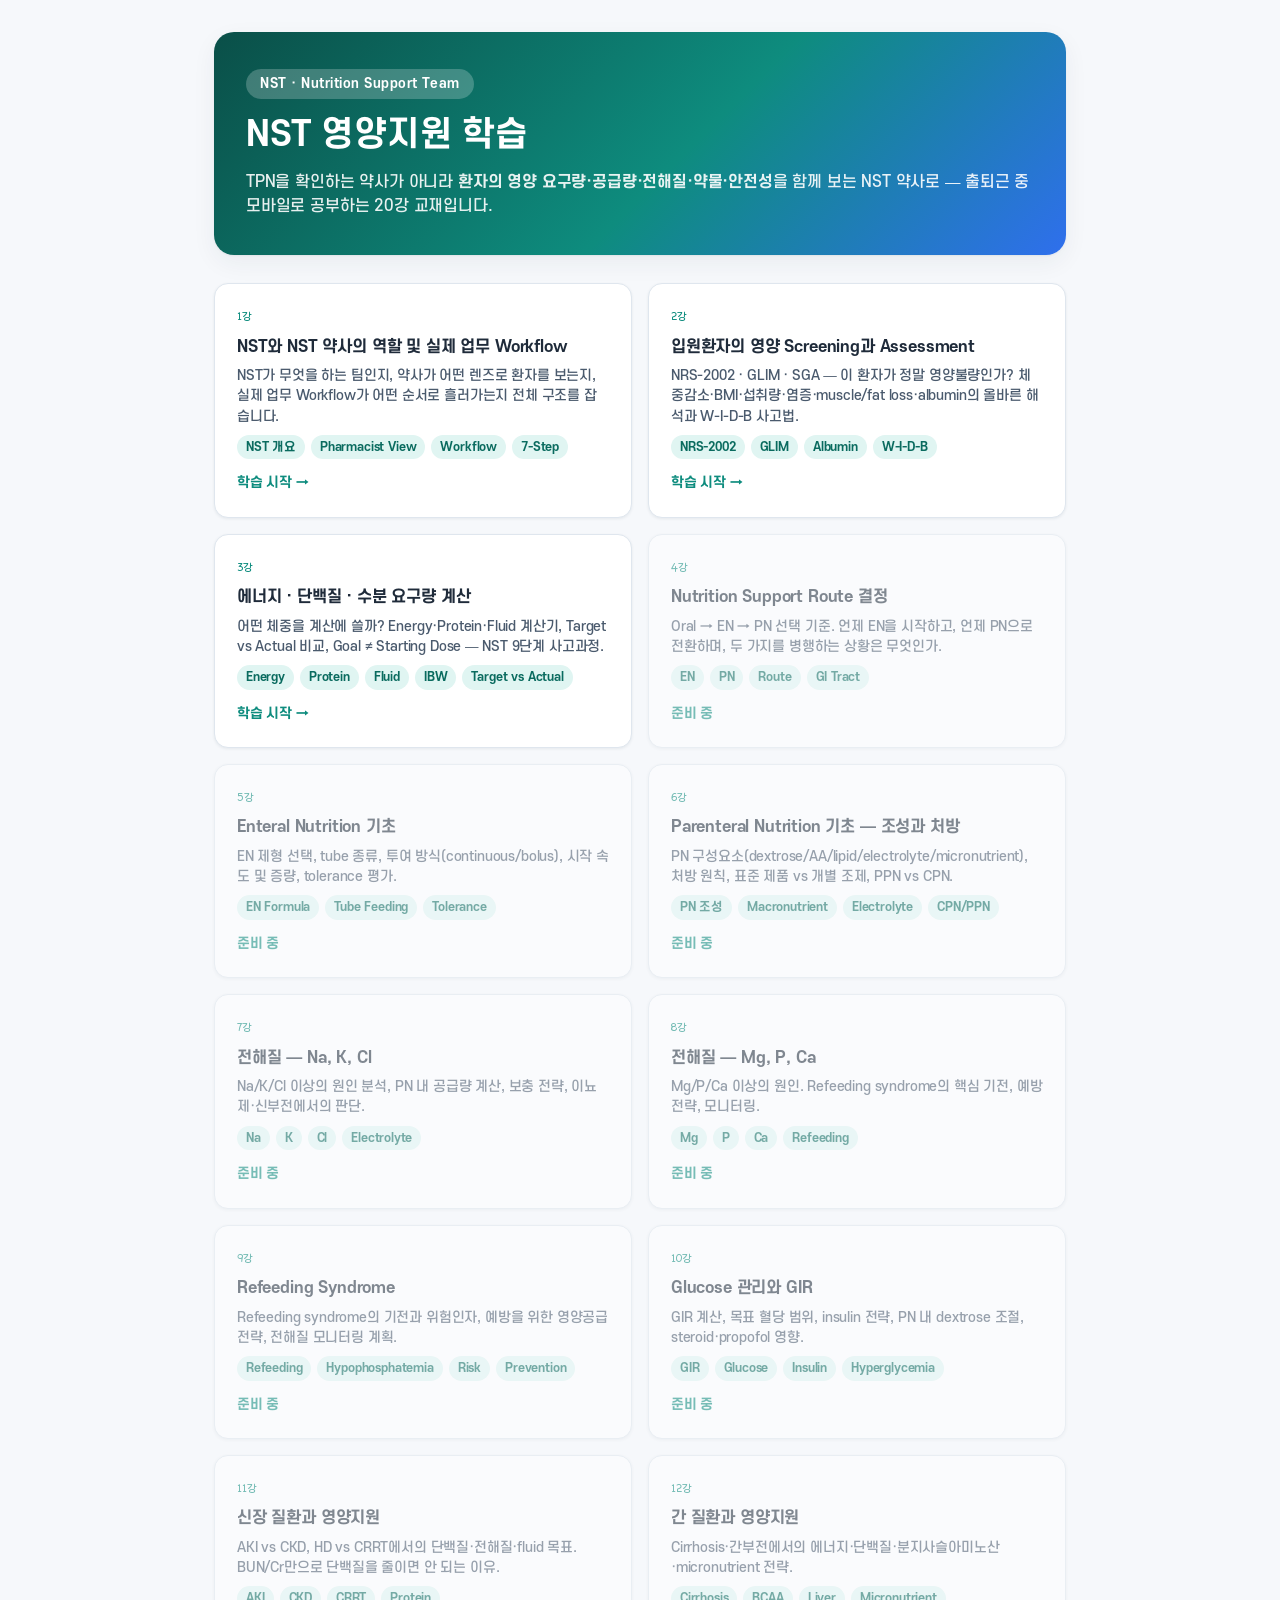
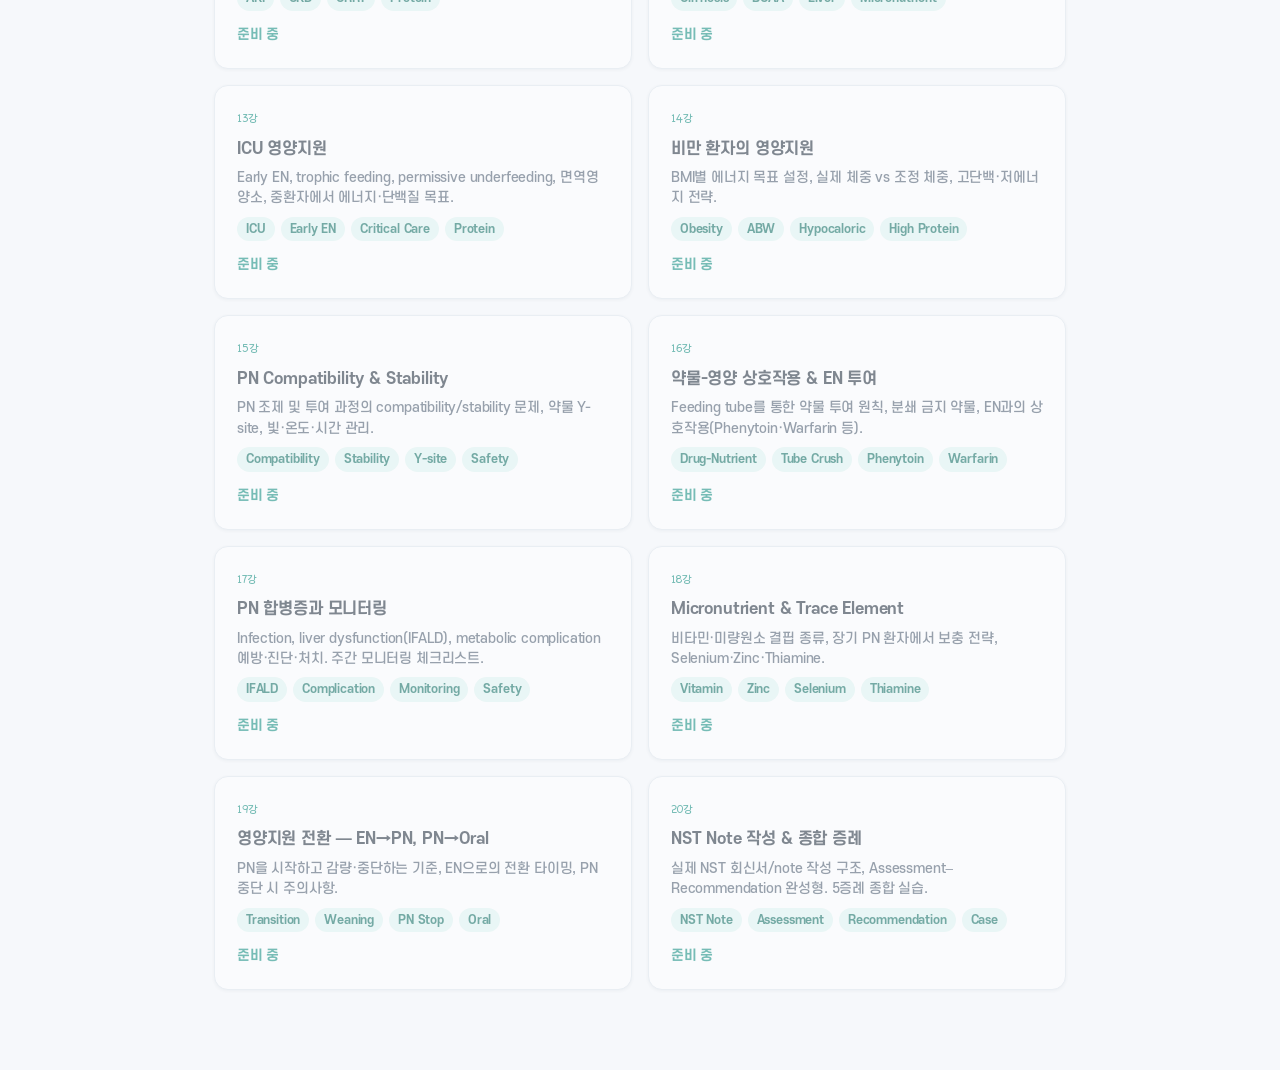
<file: index.html>
<!DOCTYPE html>
<html lang="ko">
<head>
  <meta charset="UTF-8" />
  <meta name="viewport" content="width=device-width, initial-scale=1.0" />
  <title>NST 영양지원 학습</title>
  <meta name="description" content="NST(Nutrition Support Team) 약사를 위한 임상영양 학습 교재. 출퇴근 모바일로 공부하는 NST 20강." />
  <link rel="stylesheet" href="assets/css/styles.css" />
</head>
<body>
  <main class="hub">
    <header class="hub__hero">
      <span class="badge">NST · Nutrition Support Team</span>
      <h1>NST 영양지원 학습</h1>
      <p>
        TPN을 확인하는 약사가 아니라 <b>환자의 영양 요구량·공급량·전해질·약물·안전성</b>을
        함께 보는 NST 약사로 — 출퇴근 중 모바일로 공부하는 20강 교재입니다.
      </p>
    </header>

    <section id="lessonGrid" class="lesson-grid" aria-label="강의 목록"></section>
  </main>

  <script src="assets/data/lessons.js"></script>
  <script>
    window.NST_renderHub("#lessonGrid");
  </script>
</body>
</html>
</file>
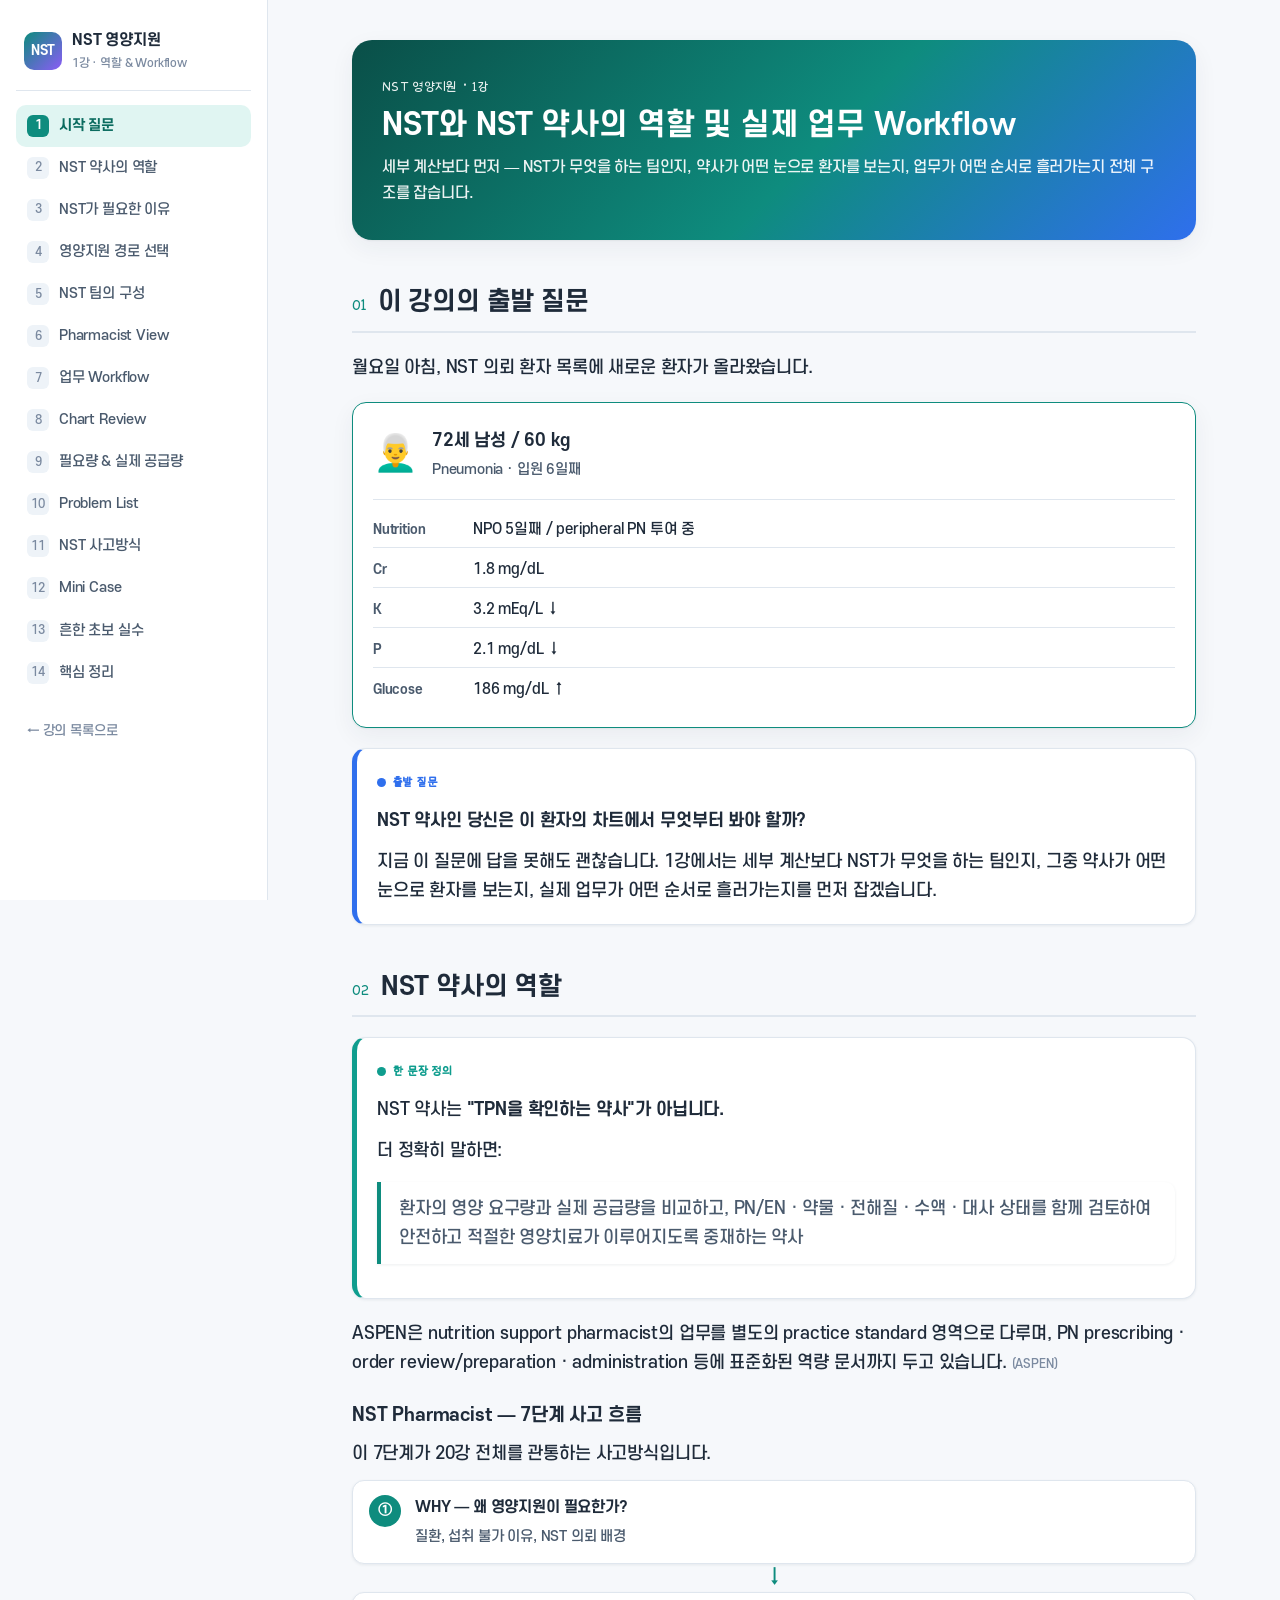
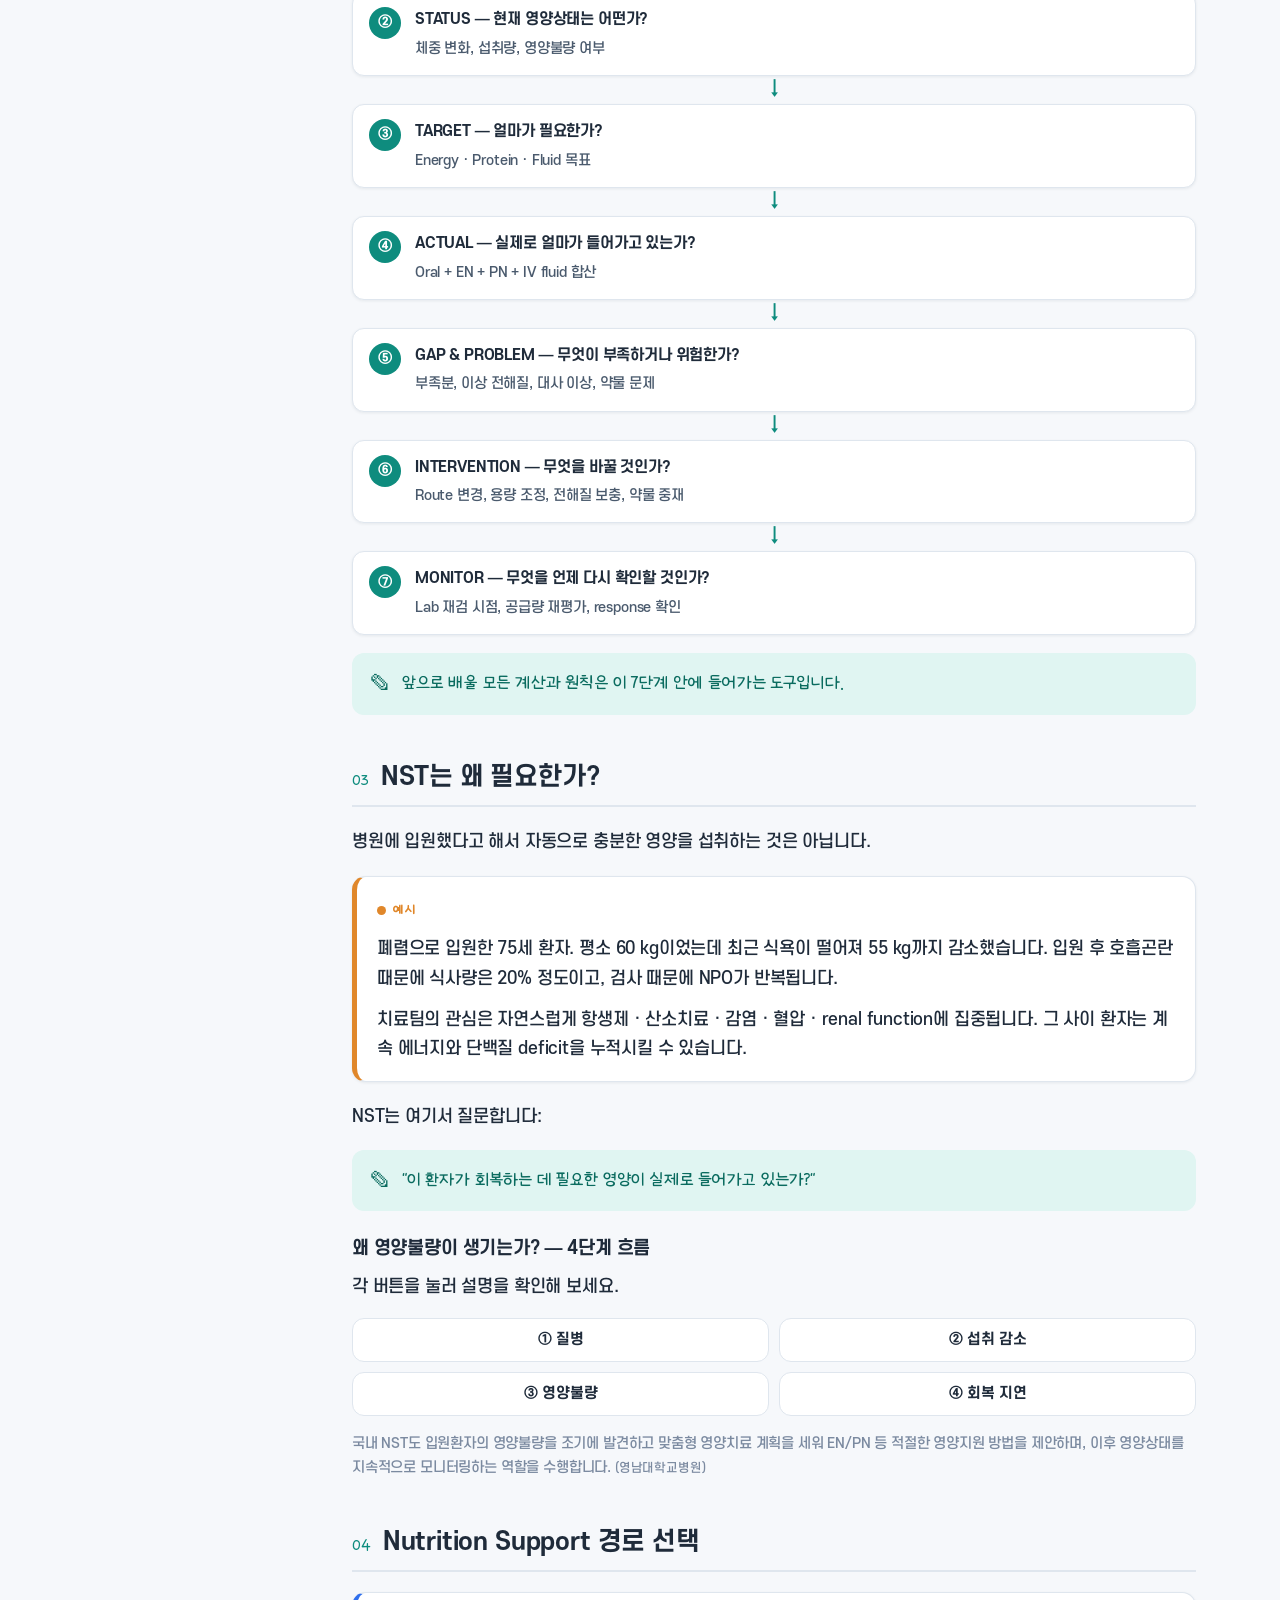
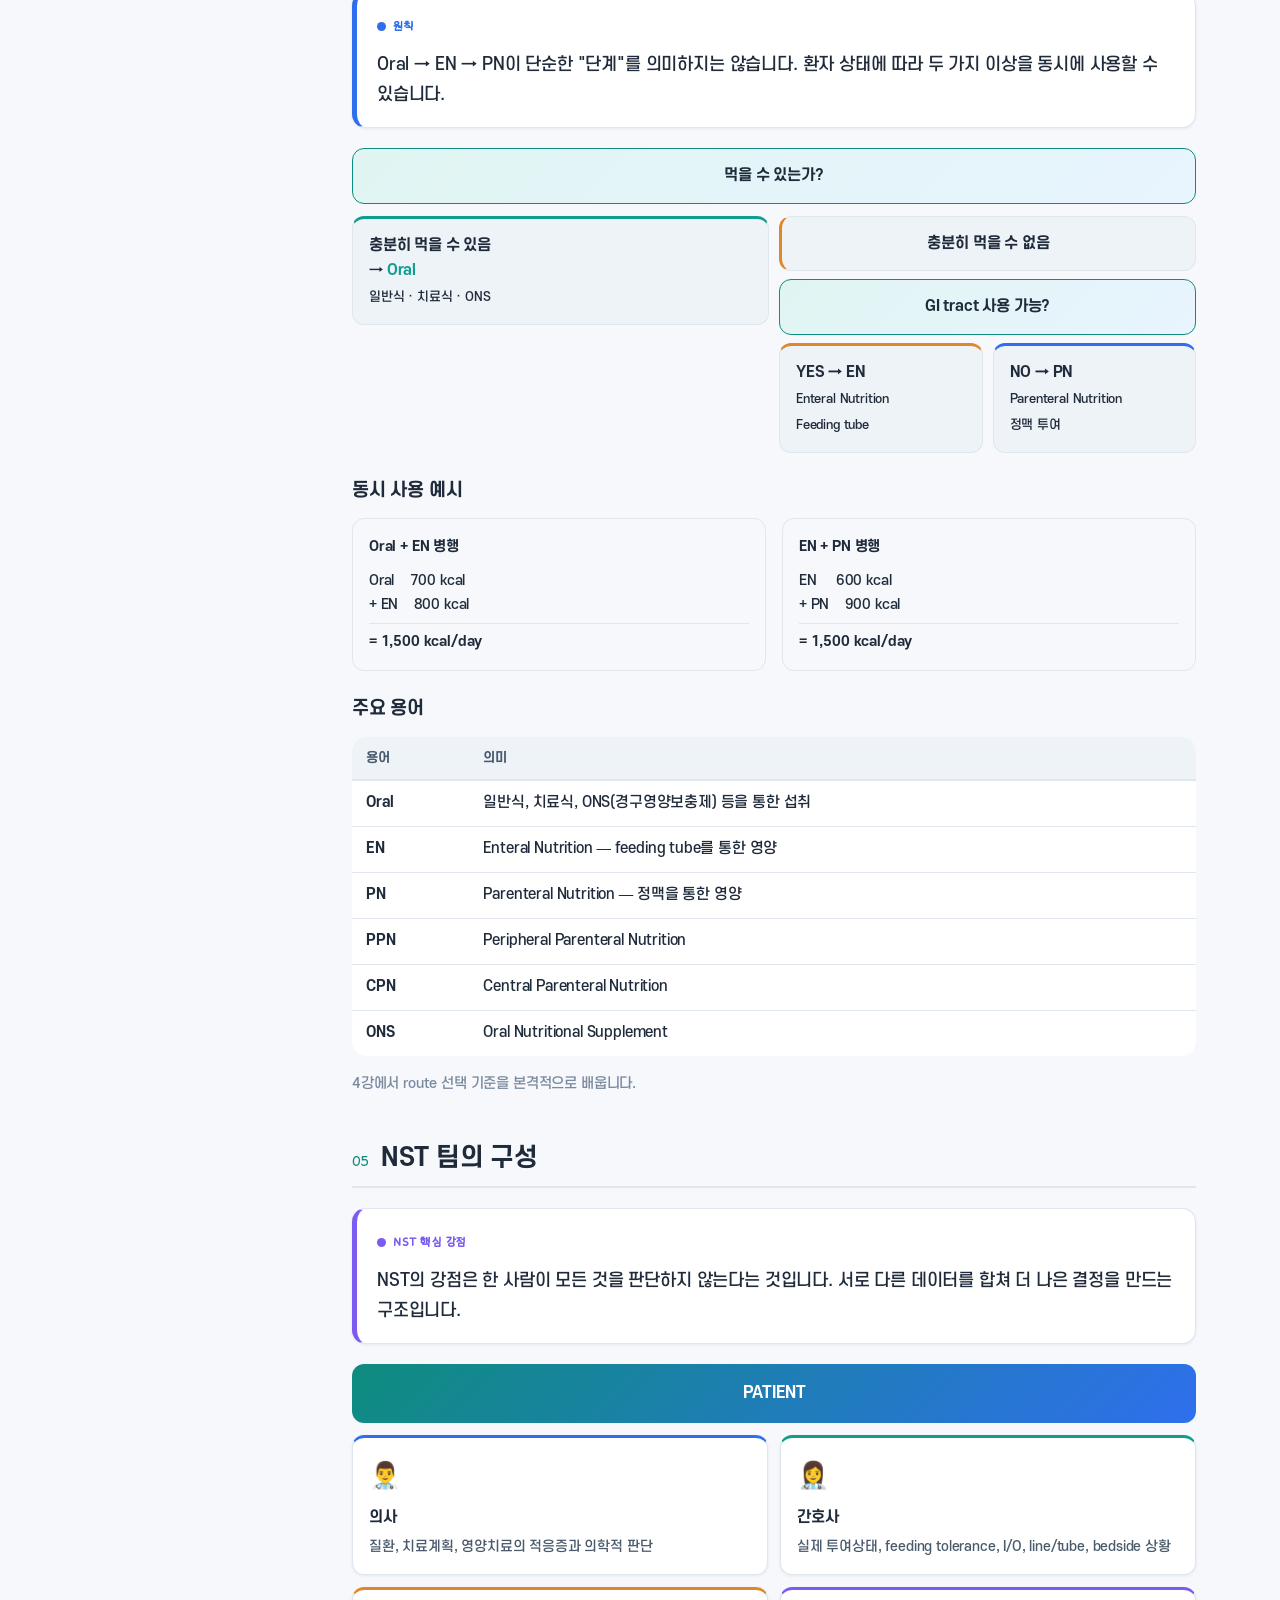
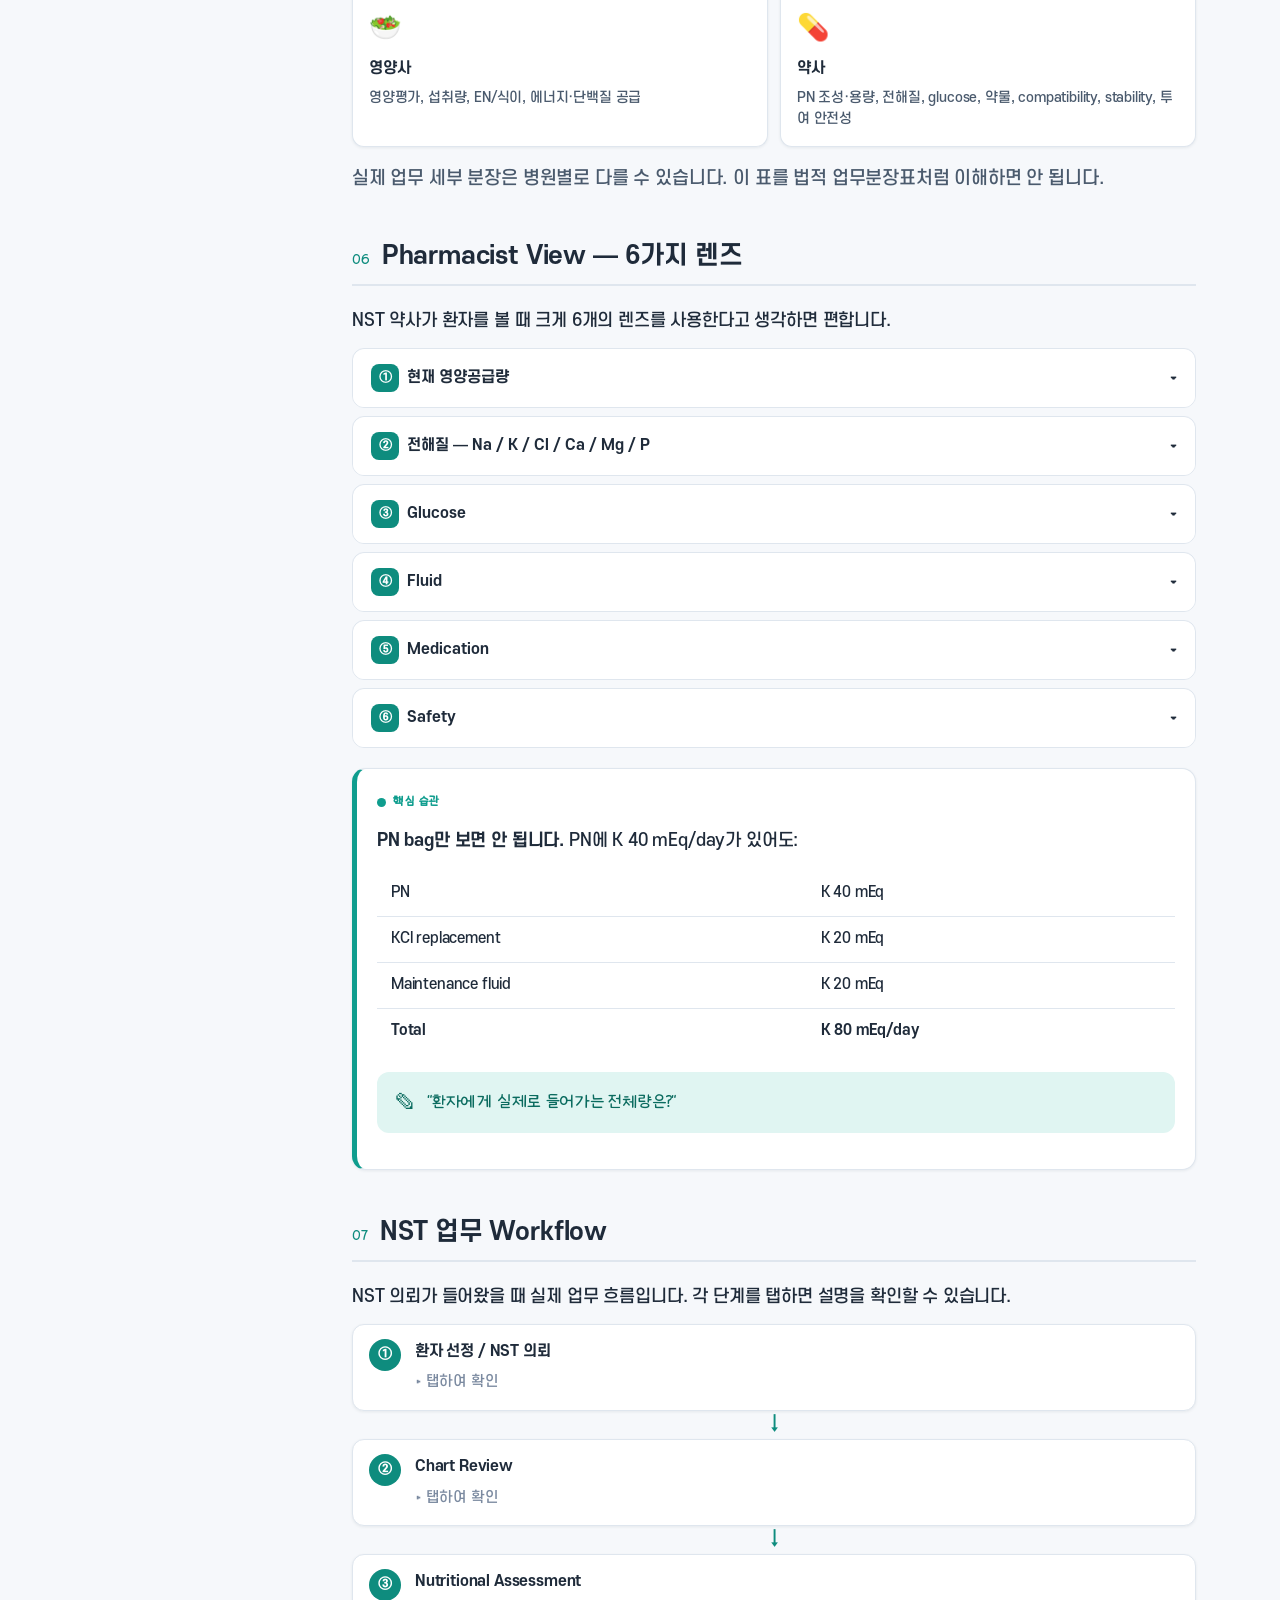
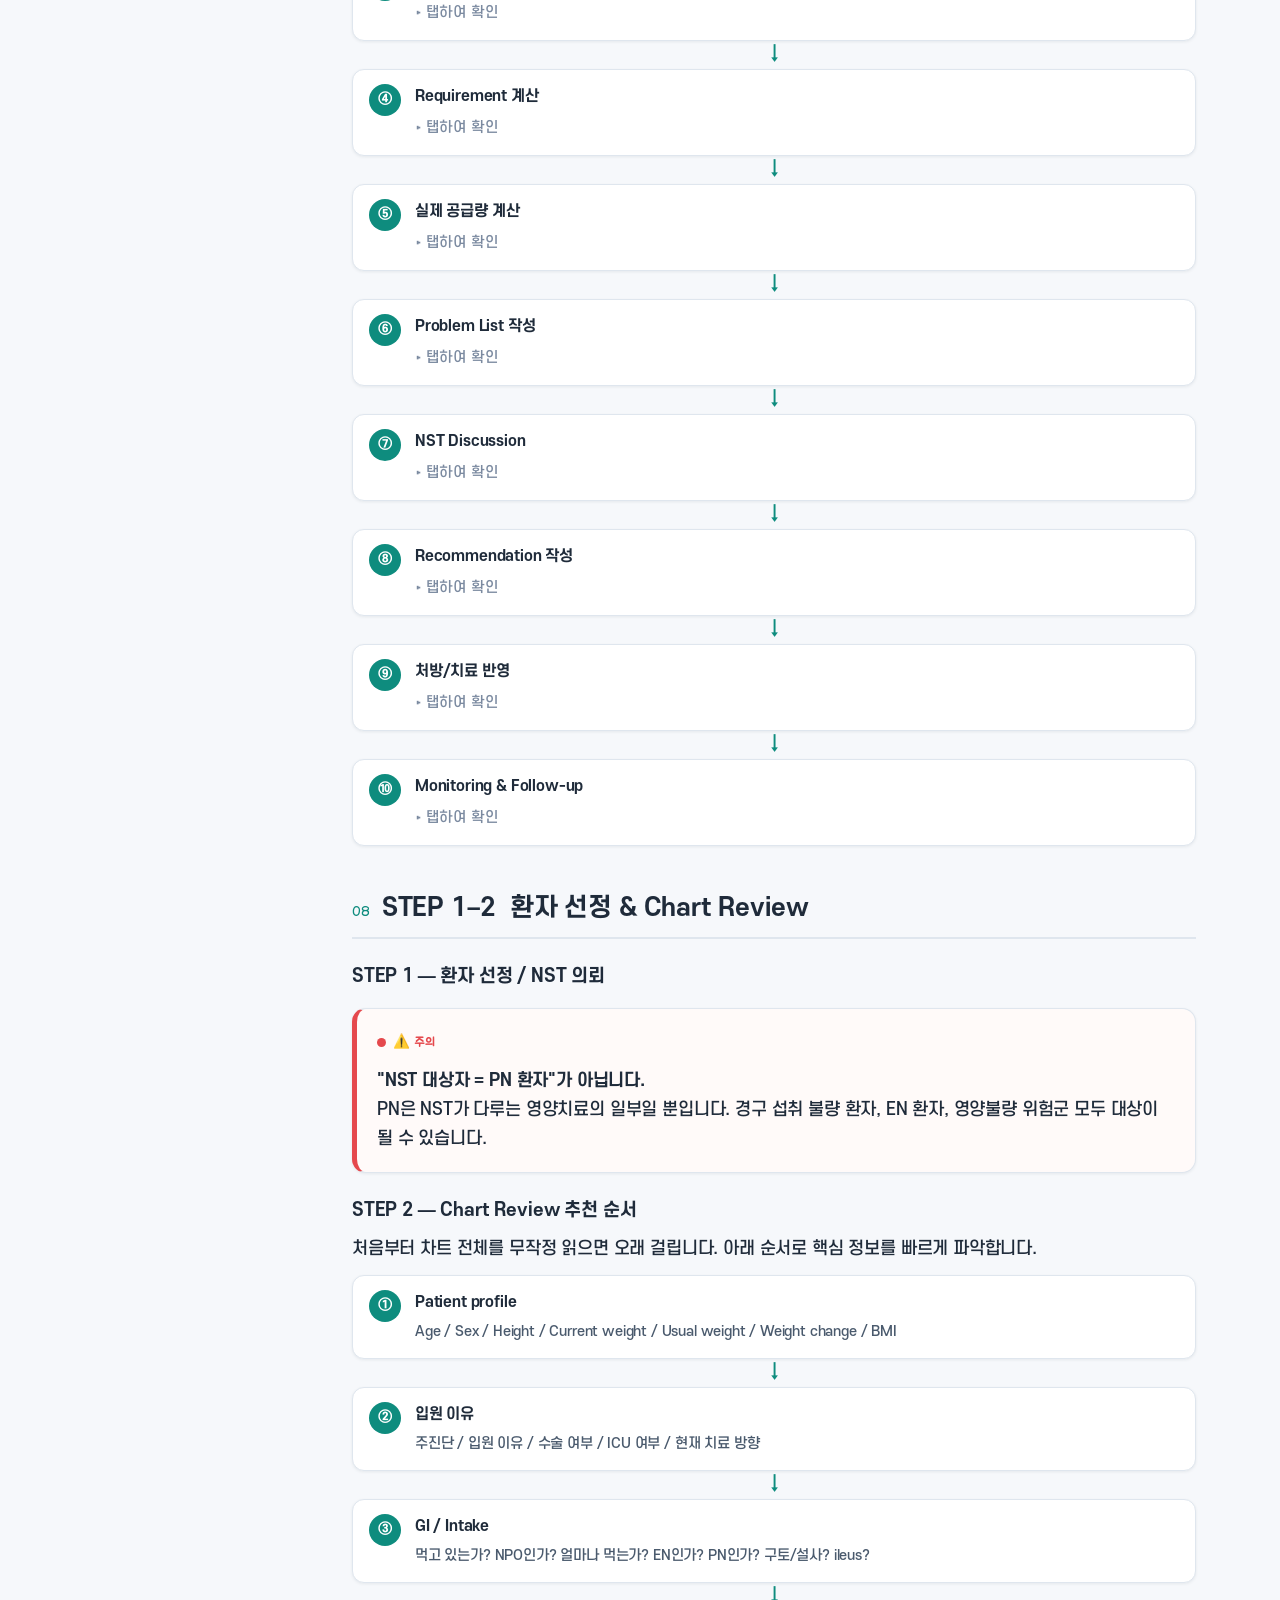
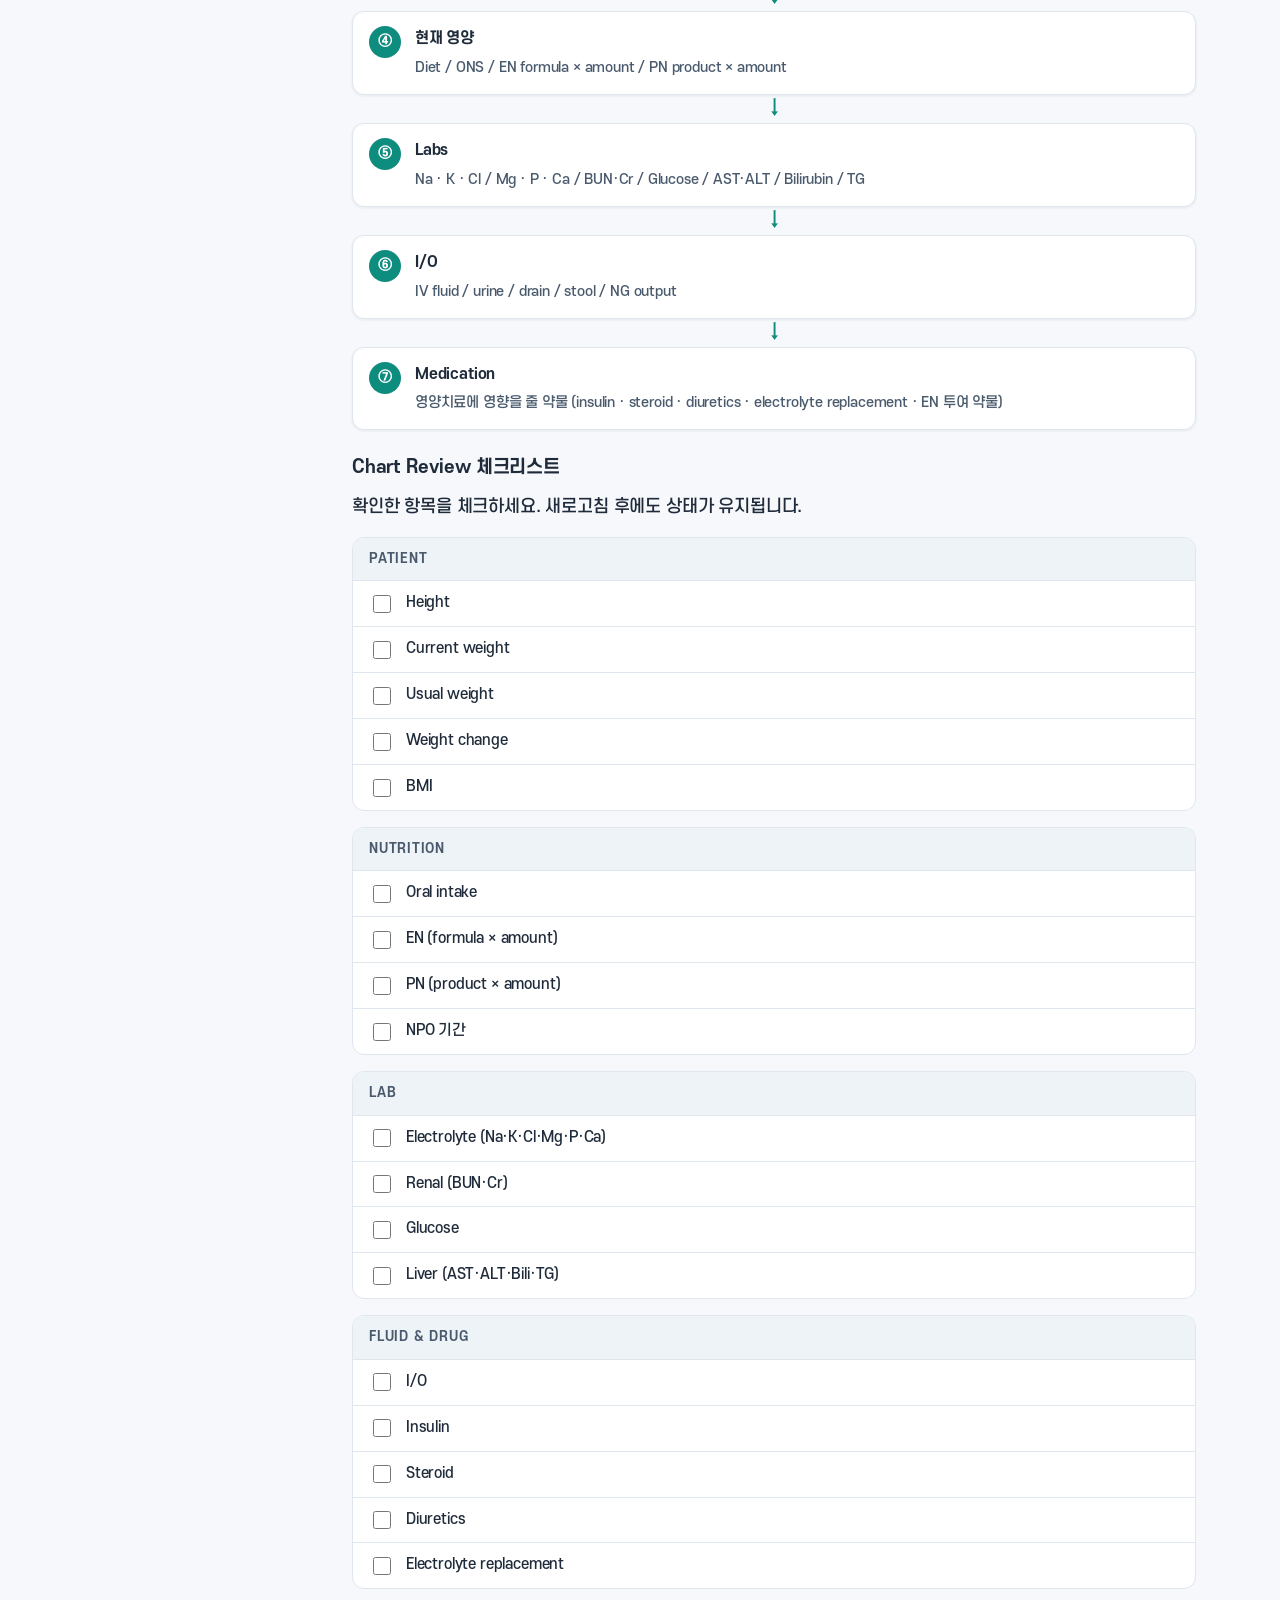
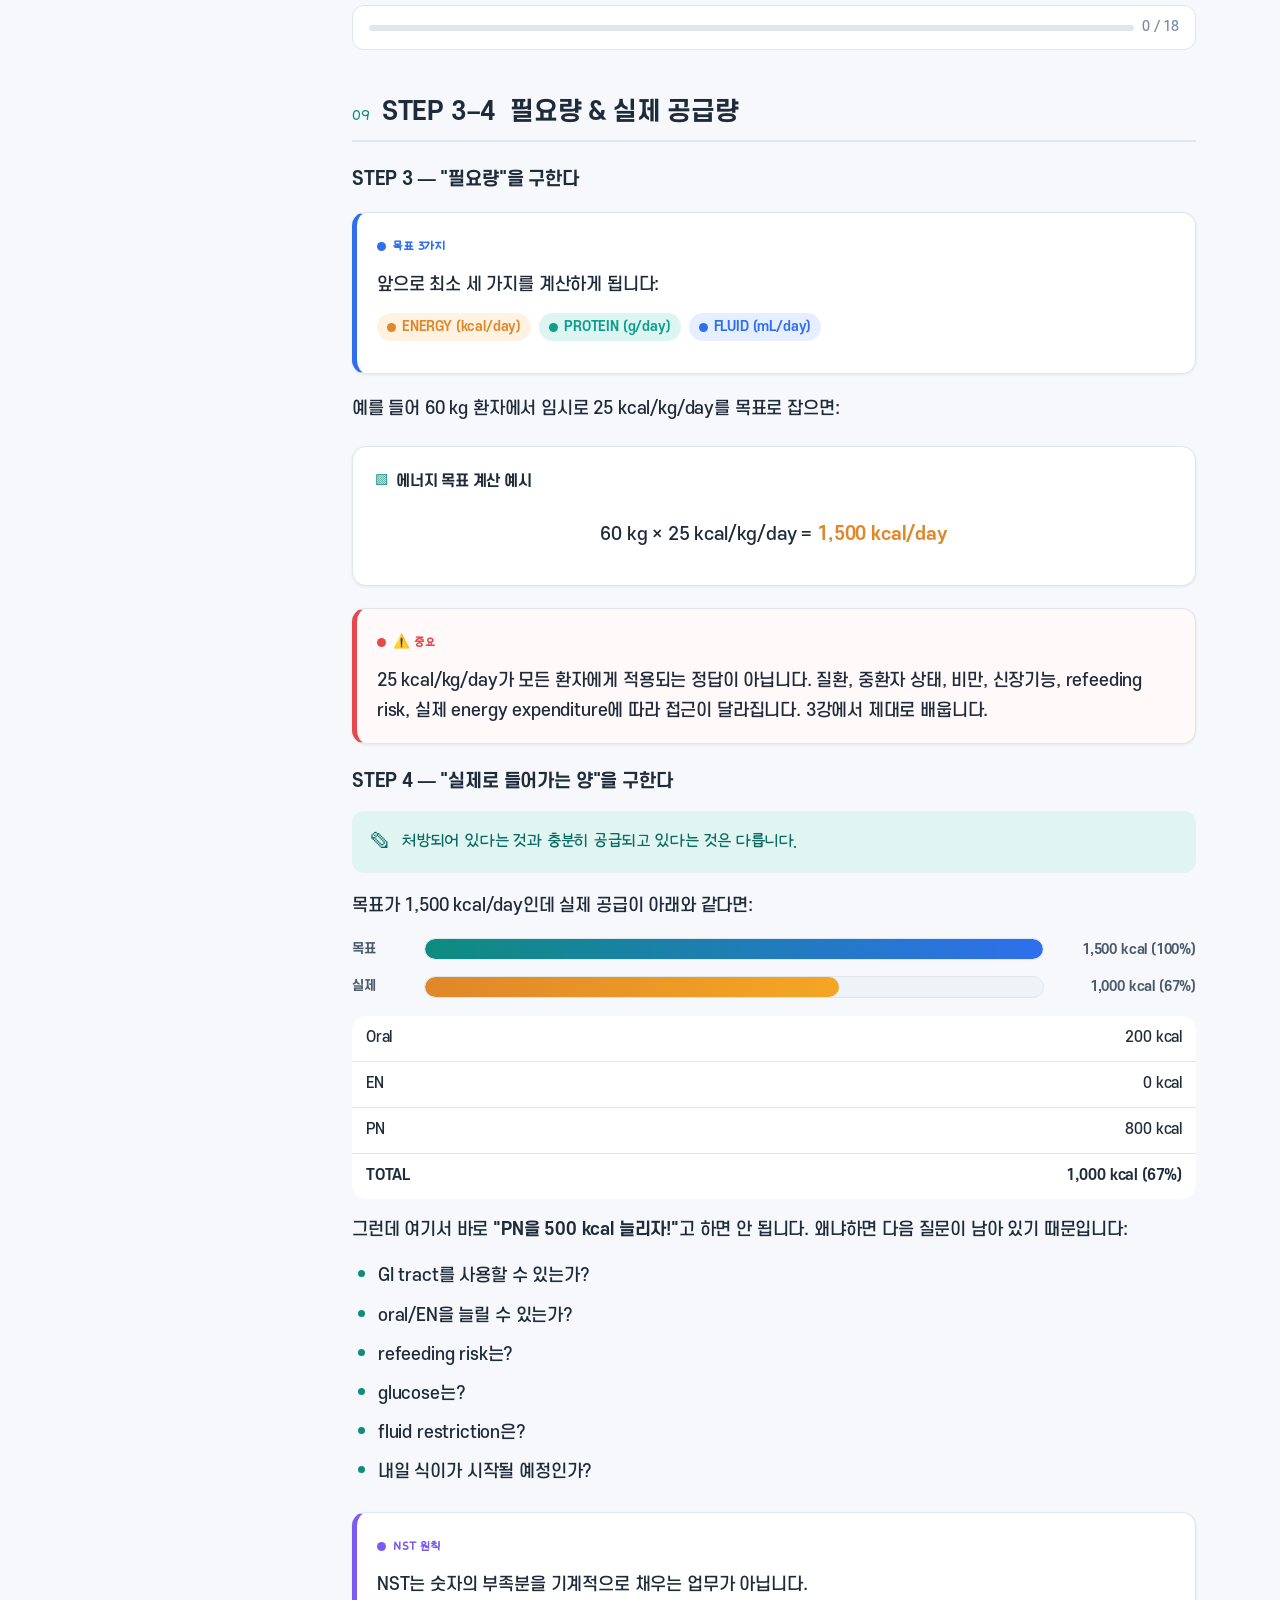
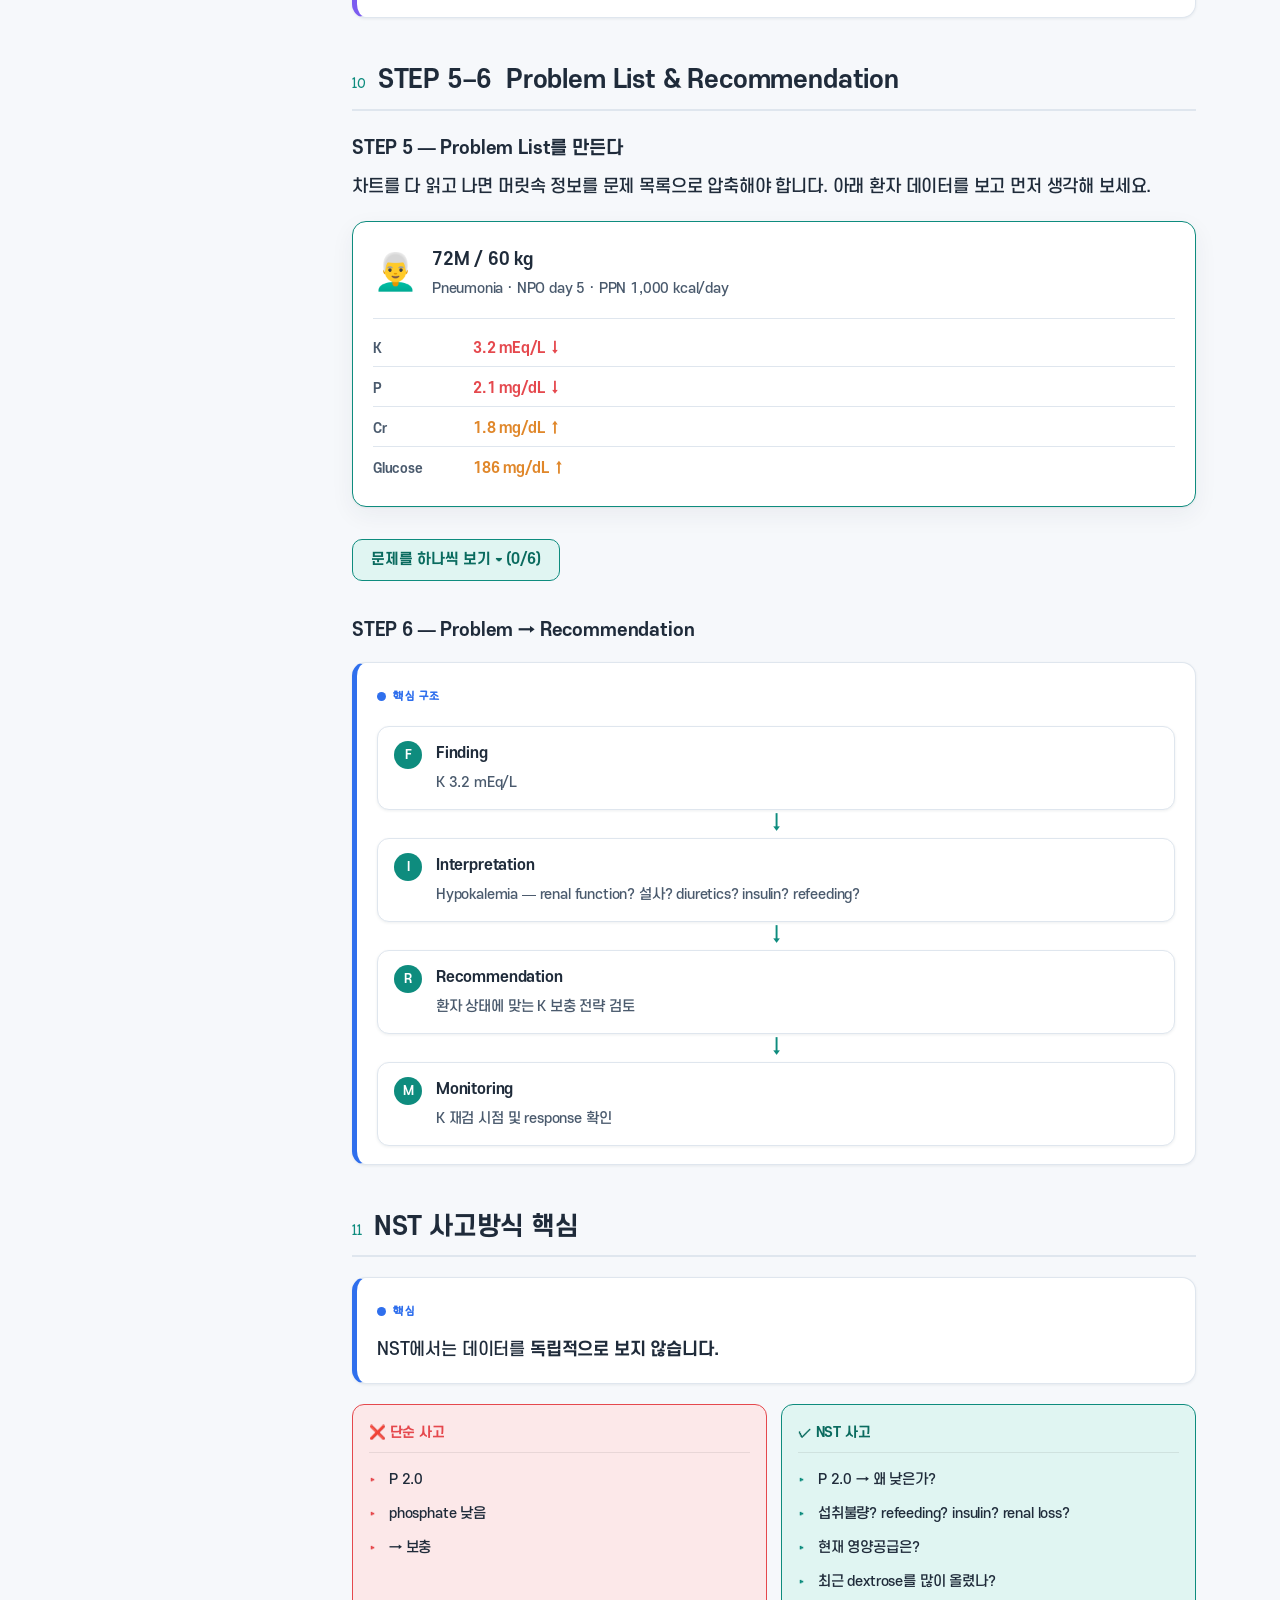
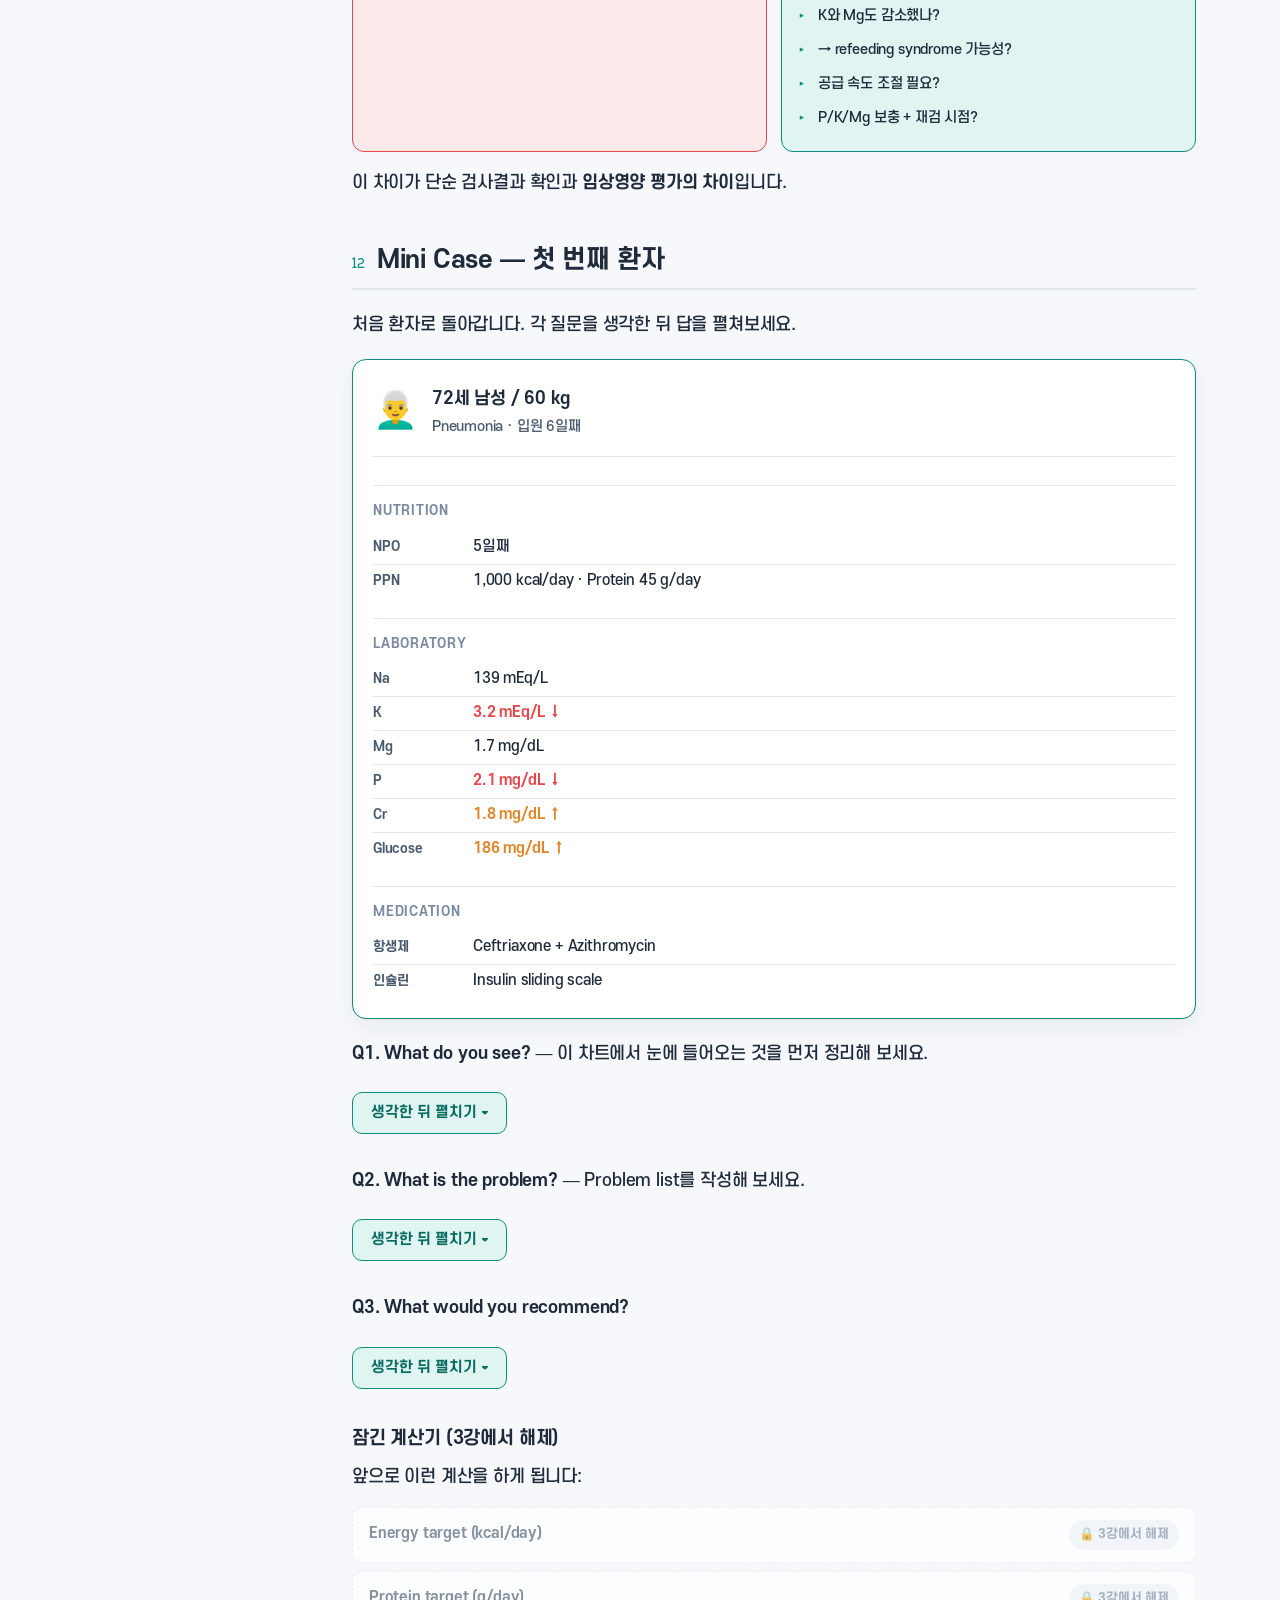
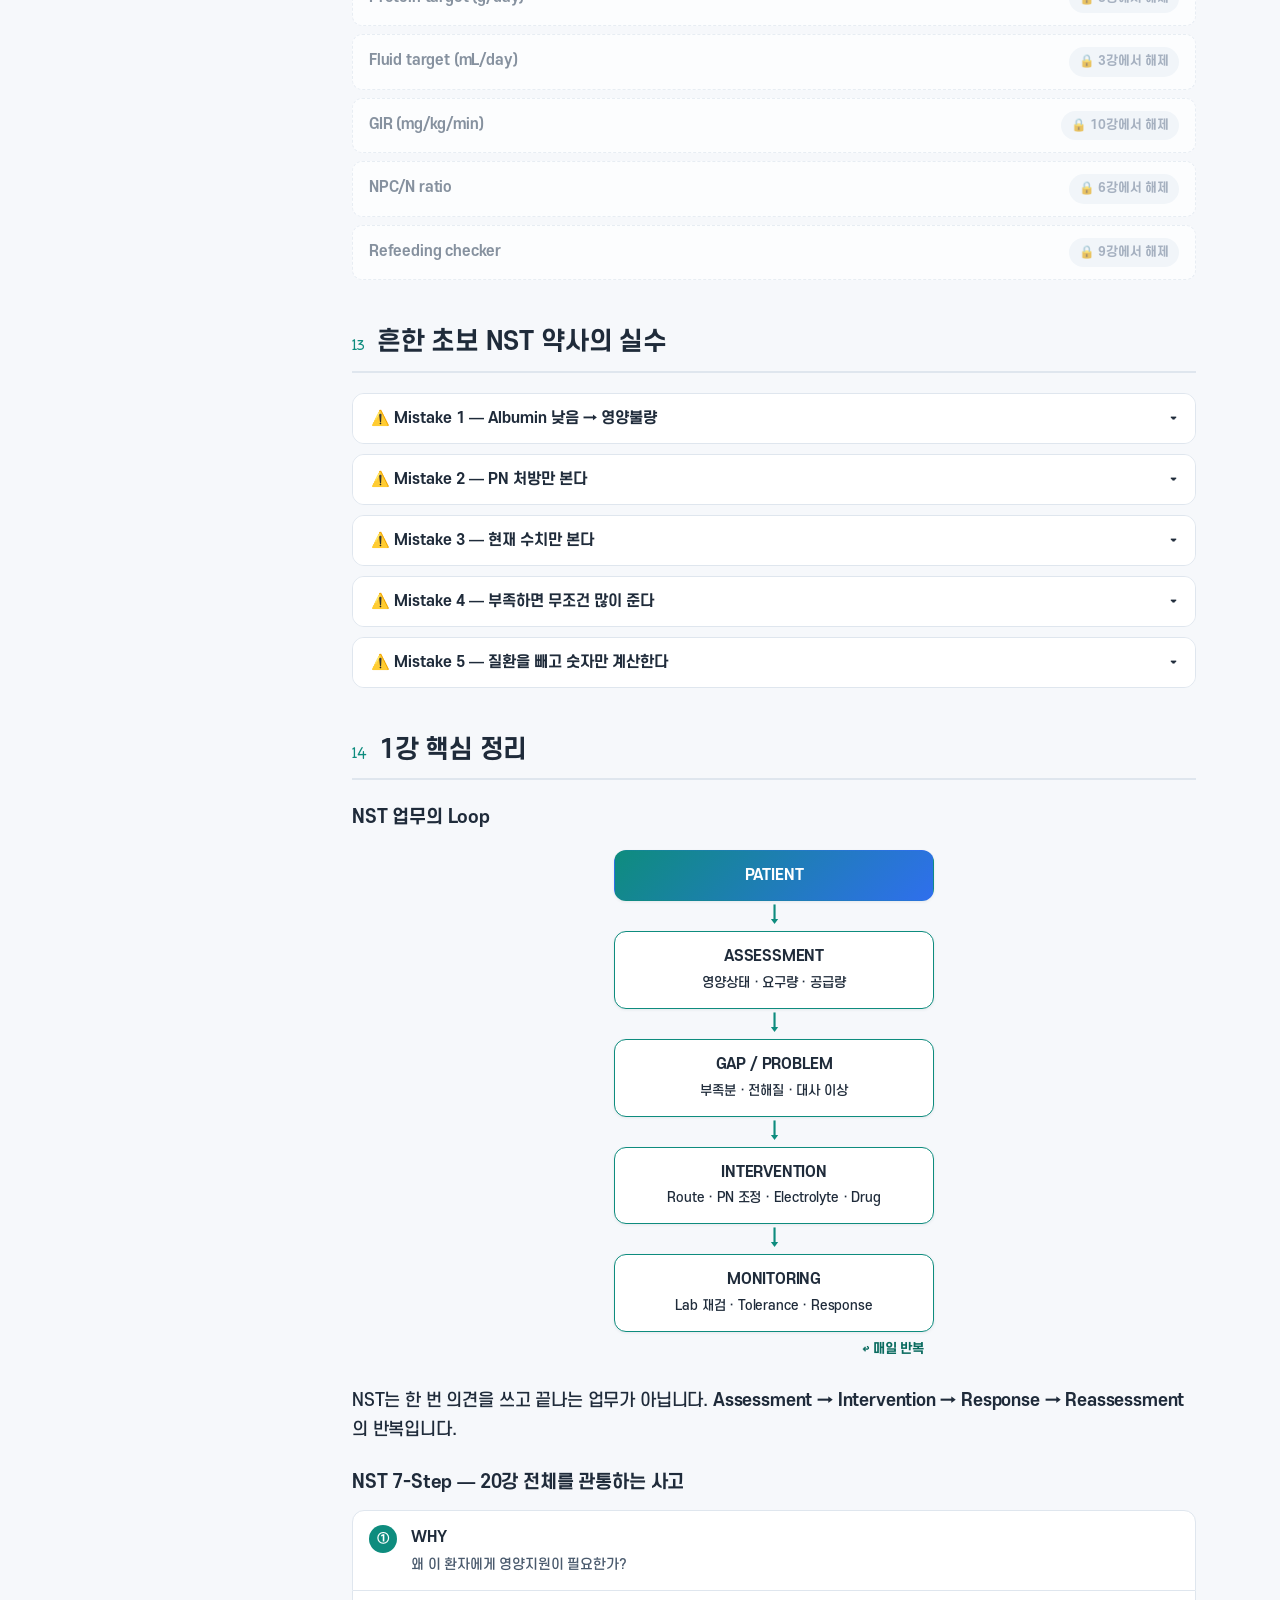
<file: lessons/lesson-01.html>
<!DOCTYPE html>
<html lang="ko">
<head>
  <meta charset="UTF-8" />
  <meta name="viewport" content="width=device-width, initial-scale=1.0" />
  <title>1강 · NST와 NST 약사의 역할 및 실제 업무 Workflow</title>
  <link rel="stylesheet" href="../assets/css/styles.css" />
</head>
<body>

  <!-- 모바일 상단바 -->
  <div class="topbar">
    <button class="hamburger" aria-label="목차 열기" aria-expanded="false"><span></span></button>
    <div class="topbar__title">1강 · NST 약사의 역할</div>
  </div>
  <div class="scrim" aria-hidden="true"></div>

  <div class="app">
    <!-- 사이드바 -->
    <aside class="sidebar" aria-label="강의 목차">
      <div class="sidebar__brand">
        <div class="sidebar__logo">NST</div>
        <div class="sidebar__title">NST 영양지원
          <small>1강 · 역할 &amp; Workflow</small>
        </div>
      </div>
      <nav>
        <ul class="toc">
          <li><a href="#intro"><span class="num">1</span> 시작 질문</a></li>
          <li><a href="#role"><span class="num">2</span> NST 약사의 역할</a></li>
          <li><a href="#why"><span class="num">3</span> NST가 필요한 이유</a></li>
          <li><a href="#route"><span class="num">4</span> 영양지원 경로 선택</a></li>
          <li><a href="#team"><span class="num">5</span> NST 팀의 구성</a></li>
          <li><a href="#pharm-view"><span class="num">6</span> Pharmacist View</a></li>
          <li><a href="#workflow"><span class="num">7</span> 업무 Workflow</a></li>
          <li><a href="#chart-review"><span class="num">8</span> Chart Review</a></li>
          <li><a href="#calculation"><span class="num">9</span> 필요량 &amp; 실제 공급량</a></li>
          <li><a href="#problem-list"><span class="num">10</span> Problem List</a></li>
          <li><a href="#thinking"><span class="num">11</span> NST 사고방식</a></li>
          <li><a href="#mini-case"><span class="num">12</span> Mini Case</a></li>
          <li><a href="#mistakes"><span class="num">13</span> 흔한 초보 실수</a></li>
          <li><a href="#summary"><span class="num">14</span> 핵심 정리</a></li>
        </ul>
      </nav>
      <a class="sidebar__back" href="../index.html">← 강의 목록으로</a>
    </aside>

    <!-- 본문 -->
    <div class="content">
      <div class="wrap">

        <header class="lesson-hero">
          <div class="kicker">NST 영양지원 · 1강</div>
          <h1>NST와 NST 약사의 역할 및 실제 업무 Workflow</h1>
          <p>세부 계산보다 먼저 — NST가 무엇을 하는 팀인지, 약사가 어떤 눈으로 환자를 보는지, 업무가 어떤 순서로 흘러가는지 전체 구조를 잡습니다.</p>
        </header>

        <!-- ===== SECTION 1: 시작 질문 ===== -->
        <section id="intro" class="section">
          <h2><span class="sec-no">01</span> 이 강의의 출발 질문</h2>

          <p>월요일 아침, NST 의뢰 환자 목록에 새로운 환자가 올라왔습니다.</p>

          <div class="patient-card">
            <div class="patient-card__header">
              <span class="patient-card__icon">👨‍🦳</span>
              <div>
                <div class="patient-card__name">72세 남성 / 60 kg</div>
                <div class="patient-card__dx">Pneumonia · 입원 6일째</div>
              </div>
            </div>
            <div class="patient-card__body">
              <div class="patient-card__row"><span class="label">Nutrition</span>NPO 5일째 / peripheral PN 투여 중</div>
              <div class="patient-card__row"><span class="label">Cr</span>1.8 mg/dL</div>
              <div class="patient-card__row"><span class="label">K</span>3.2 mEq/L ↓</div>
              <div class="patient-card__row"><span class="label">P</span>2.1 mg/dL ↓</div>
              <div class="patient-card__row"><span class="label">Glucose</span>186 mg/dL ↑</div>
            </div>
          </div>

          <div class="card card--key">
            <div class="card__label"><span class="dot"></span>출발 질문</div>
            <p><strong>NST 약사인 당신은 이 환자의 차트에서 무엇부터 봐야 할까?</strong></p>
            <p>지금 이 질문에 답을 못해도 괜찮습니다. 1강에서는 세부 계산보다 NST가 무엇을 하는 팀인지, 그중 약사가 어떤 눈으로 환자를 보는지, 실제 업무가 어떤 순서로 흘러가는지를 먼저 잡겠습니다.</p>
          </div>
        </section>

        <!-- ===== SECTION 2: NST 약사의 역할 ===== -->
        <section id="role" class="section">
          <h2><span class="sec-no">02</span> NST 약사의 역할</h2>

          <div class="card card--pharm">
            <div class="card__label"><span class="dot"></span>한 문장 정의</div>
            <p>NST 약사는 <strong>"TPN을 확인하는 약사"가 아닙니다.</strong></p>
            <p>더 정확히 말하면:</p>
            <blockquote>환자의 영양 요구량과 실제 공급량을 비교하고, PN/EN · 약물 · 전해질 · 수액 · 대사 상태를 함께 검토하여 안전하고 적절한 영양치료가 이루어지도록 중재하는 약사</blockquote>
          </div>

          <p>ASPEN은 nutrition support pharmacist의 업무를 별도의 practice standard 영역으로 다루며, PN prescribing · order review/preparation · administration 등에 표준화된 역량 문서까지 두고 있습니다. <cite class="ref">(ASPEN)</cite></p>

          <h3>NST Pharmacist — 7단계 사고 흐름</h3>
          <p>이 7단계가 20강 전체를 관통하는 사고방식입니다.</p>

          <div class="flow">
            <div class="flow-step">
              <div class="flow-step__no">①</div>
              <div class="flow-step__body">
                <strong>WHY — 왜 영양지원이 필요한가?</strong>
                <p>질환, 섭취 불가 이유, NST 의뢰 배경</p>
              </div>
            </div>
            <div class="flow-arrow">↓</div>
            <div class="flow-step">
              <div class="flow-step__no">②</div>
              <div class="flow-step__body">
                <strong>STATUS — 현재 영양상태는 어떤가?</strong>
                <p>체중 변화, 섭취량, 영양불량 여부</p>
              </div>
            </div>
            <div class="flow-arrow">↓</div>
            <div class="flow-step">
              <div class="flow-step__no">③</div>
              <div class="flow-step__body">
                <strong>TARGET — 얼마가 필요한가?</strong>
                <p>Energy · Protein · Fluid 목표</p>
              </div>
            </div>
            <div class="flow-arrow">↓</div>
            <div class="flow-step">
              <div class="flow-step__no">④</div>
              <div class="flow-step__body">
                <strong>ACTUAL — 실제로 얼마가 들어가고 있는가?</strong>
                <p>Oral + EN + PN + IV fluid 합산</p>
              </div>
            </div>
            <div class="flow-arrow">↓</div>
            <div class="flow-step">
              <div class="flow-step__no">⑤</div>
              <div class="flow-step__body">
                <strong>GAP &amp; PROBLEM — 무엇이 부족하거나 위험한가?</strong>
                <p>부족분, 이상 전해질, 대사 이상, 약물 문제</p>
              </div>
            </div>
            <div class="flow-arrow">↓</div>
            <div class="flow-step">
              <div class="flow-step__no">⑥</div>
              <div class="flow-step__body">
                <strong>INTERVENTION — 무엇을 바꿀 것인가?</strong>
                <p>Route 변경, 용량 조정, 전해질 보충, 약물 중재</p>
              </div>
            </div>
            <div class="flow-arrow">↓</div>
            <div class="flow-step">
              <div class="flow-step__no">⑦</div>
              <div class="flow-step__body">
                <strong>MONITOR — 무엇을 언제 다시 확인할 것인가?</strong>
                <p>Lab 재검 시점, 공급량 재평가, response 확인</p>
              </div>
            </div>
          </div>

          <div class="oneline">앞으로 배울 모든 계산과 원칙은 이 7단계 안에 들어가는 도구입니다.</div>
        </section>

        <!-- ===== SECTION 3: NST가 필요한 이유 ===== -->
        <section id="why" class="section">
          <h2><span class="sec-no">03</span> NST는 왜 필요한가?</h2>

          <p>병원에 입원했다고 해서 자동으로 충분한 영양을 섭취하는 것은 아닙니다.</p>

          <div class="card card--case">
            <div class="card__label"><span class="dot"></span>예시</div>
            <p>폐렴으로 입원한 75세 환자. 평소 60 kg이었는데 최근 식욕이 떨어져 55 kg까지 감소했습니다. 입원 후 호흡곤란 때문에 식사량은 20% 정도이고, 검사 때문에 NPO가 반복됩니다.</p>
            <p>치료팀의 관심은 자연스럽게 항생제 · 산소치료 · 감염 · 혈압 · renal function에 집중됩니다. 그 사이 환자는 계속 에너지와 단백질 deficit을 누적시킬 수 있습니다.</p>
          </div>

          <p>NST는 여기서 질문합니다:</p>
          <div class="oneline">"이 환자가 회복하는 데 필요한 영양이 실제로 들어가고 있는가?"</div>

          <h3>왜 영양불량이 생기는가? — 4단계 흐름</h3>
          <p>각 버튼을 눌러 설명을 확인해 보세요.</p>

          <div class="why-btns">
            <button class="why-btn" data-why="why-1">① 질병</button>
            <button class="why-btn" data-why="why-2">② 섭취 감소</button>
            <button class="why-btn" data-why="why-3">③ 영양불량</button>
            <button class="why-btn" data-why="why-4">④ 회복 지연</button>
          </div>

          <div class="why-panel" id="why-1" hidden>
            <div class="card card--key">
              <div class="card__label"><span class="dot"></span>① 질병</div>
              <p>질환 자체가 식욕 저하, 오심·구토, NPO, 삼킴 장애, GI 기능 저하를 일으킵니다. 수술 전후, 감염, 중환자 상태에서 대사 요구량은 오히려 증가합니다.</p>
            </div>
          </div>
          <div class="why-panel" id="why-2" hidden>
            <div class="card card--key">
              <div class="card__label"><span class="dot"></span>② 섭취 감소</div>
              <p>검사 NPO, 처치 금식, 식욕 부진, 연하 장애 등으로 실제 섭취량이 목표의 50% 미만이 되는 경우가 흔합니다. 처방된 식이와 실제 섭취량은 다릅니다.</p>
            </div>
          </div>
          <div class="why-panel" id="why-3" hidden>
            <div class="card card--nst">
              <div class="card__label"><span class="dot"></span>③ 영양불량</div>
              <p>에너지·단백질 deficit이 누적되면 근육 손실, 면역 저하, 상처 회복 지연, 감염 합병증 증가로 이어집니다. 단기간에도 영향을 줄 수 있습니다.</p>
            </div>
          </div>
          <div class="why-panel" id="why-4" hidden>
            <div class="card card--caution">
              <div class="card__label"><span class="dot"></span>④ 회복 지연</div>
              <p>영양불량 상태에서 회복은 더 느리고, 재원 기간이 늘어나며, 합병증·재입원율이 높아집니다. NST의 개입이 빠를수록 결과가 개선됩니다.</p>
            </div>
          </div>

          <p style="margin-top:16px; font-size:14px; color:var(--ink-faint)">국내 NST도 입원환자의 영양불량을 조기에 발견하고 맞춤형 영양치료 계획을 세워 EN/PN 등 적절한 영양지원 방법을 제안하며, 이후 영양상태를 지속적으로 모니터링하는 역할을 수행합니다. <cite class="ref">(영남대학교병원)</cite></p>
        </section>

        <!-- ===== SECTION 4: 영양지원 경로 ===== -->
        <section id="route" class="section">
          <h2><span class="sec-no">04</span> Nutrition Support 경로 선택</h2>

          <div class="card card--key">
            <div class="card__label"><span class="dot"></span>원칙</div>
            <p>Oral → EN → PN이 단순한 "단계"를 의미하지는 않습니다. 환자 상태에 따라 두 가지 이상을 동시에 사용할 수 있습니다.</p>
          </div>

          <div class="route-tree">
            <div class="route-node route-node--question">먹을 수 있는가?</div>
            <div class="route-branch">
              <div>
                <div class="route-node route-node--oral">
                  <strong>충분히 먹을 수 있음</strong><br>
                  → <span style="color:var(--nst-protein); font-weight:700">Oral</span><br>
                  <small>일반식 · 치료식 · ONS</small>
                </div>
              </div>
              <div>
                <div class="route-node" style="border-left:3px solid var(--nst-energy); text-align:center; font-weight:700">충분히 먹을 수 없음</div>
                <div class="route-node route-node--question" style="margin-top:8px">GI tract 사용 가능?</div>
                <div class="route-branch" style="margin-top:8px">
                  <div class="route-node route-node--en">
                    <strong>YES → EN</strong><br>
                    <small>Enteral Nutrition<br>Feeding tube</small>
                  </div>
                  <div class="route-node route-node--pn">
                    <strong>NO → PN</strong><br>
                    <small>Parenteral Nutrition<br>정맥 투여</small>
                  </div>
                </div>
              </div>
            </div>
          </div>

          <h3>동시 사용 예시</h3>
          <div class="twopanel">
            <div class="panel">
              <h5>Oral + EN 병행</h5>
              <div style="font-size:14px">
                <div>Oral &nbsp;&nbsp; 700 kcal</div>
                <div>+ EN &nbsp;&nbsp; 800 kcal</div>
                <div style="border-top:1px solid var(--line); margin-top:6px; padding-top:6px; font-weight:700">= 1,500 kcal/day</div>
              </div>
            </div>
            <div class="panel">
              <h5>EN + PN 병행</h5>
              <div style="font-size:14px">
                <div>EN &nbsp;&nbsp;&nbsp; 600 kcal</div>
                <div>+ PN &nbsp;&nbsp; 900 kcal</div>
                <div style="border-top:1px solid var(--line); margin-top:6px; padding-top:6px; font-weight:700">= 1,500 kcal/day</div>
              </div>
            </div>
          </div>

          <h3>주요 용어</h3>
          <div class="table-wrap">
            <table class="lab-table">
              <thead><tr><th>용어</th><th>의미</th></tr></thead>
              <tbody>
                <tr><td><strong>Oral</strong></td><td>일반식, 치료식, ONS(경구영양보충제) 등을 통한 섭취</td></tr>
                <tr><td><strong>EN</strong></td><td>Enteral Nutrition — feeding tube를 통한 영양</td></tr>
                <tr><td><strong>PN</strong></td><td>Parenteral Nutrition — 정맥을 통한 영양</td></tr>
                <tr><td><strong>PPN</strong></td><td>Peripheral Parenteral Nutrition</td></tr>
                <tr><td><strong>CPN</strong></td><td>Central Parenteral Nutrition</td></tr>
                <tr><td><strong>ONS</strong></td><td>Oral Nutritional Supplement</td></tr>
              </tbody>
            </table>
          </div>
          <p style="font-size:14px; color:var(--ink-faint)">4강에서 route 선택 기준을 본격적으로 배웁니다.</p>
        </section>

        <!-- ===== SECTION 5: NST 팀 ===== -->
        <section id="team" class="section">
          <h2><span class="sec-no">05</span> NST 팀의 구성</h2>

          <div class="card card--nst">
            <div class="card__label"><span class="dot"></span>NST 핵심 강점</div>
            <p>NST의 강점은 한 사람이 모든 것을 판단하지 않는다는 것입니다. 서로 다른 데이터를 합쳐 더 나은 결정을 만드는 구조입니다.</p>
          </div>

          <div class="team-grid">
            <div class="team-center">PATIENT</div>
            <div class="team-card team-card--doctor">
              <div class="team-card__icon">👨‍⚕️</div>
              <div class="team-card__role">의사</div>
              <div class="team-card__desc">질환, 치료계획, 영양치료의 적응증과 의학적 판단</div>
            </div>
            <div class="team-card team-card--nurse">
              <div class="team-card__icon">👩‍⚕️</div>
              <div class="team-card__role">간호사</div>
              <div class="team-card__desc">실제 투여상태, feeding tolerance, I/O, line/tube, bedside 상황</div>
            </div>
            <div class="team-card team-card--dietitian">
              <div class="team-card__icon">🥗</div>
              <div class="team-card__role">영양사</div>
              <div class="team-card__desc">영양평가, 섭취량, EN/식이, 에너지·단백질 공급</div>
            </div>
            <div class="team-card team-card--pharm">
              <div class="team-card__icon">💊</div>
              <div class="team-card__role">약사</div>
              <div class="team-card__desc">PN 조성·용량, 전해질, glucose, 약물, compatibility, stability, 투여 안전성</div>
            </div>
          </div>

          <p class="lead">실제 업무 세부 분장은 병원별로 다를 수 있습니다. 이 표를 법적 업무분장표처럼 이해하면 안 됩니다.</p>
        </section>

        <!-- ===== SECTION 6: Pharmacist View ===== -->
        <section id="pharm-view" class="section">
          <h2><span class="sec-no">06</span> Pharmacist View — 6가지 렌즈</h2>

          <p>NST 약사가 환자를 볼 때 크게 6개의 렌즈를 사용한다고 생각하면 편합니다.</p>

          <div class="accordion lens-accordion">
            <button class="accordion__btn">
              <span><span class="lens-badge">①</span> &nbsp;현재 영양공급량</span>
              <span class="accordion__ico">▾</span>
            </button>
            <div class="accordion__body" hidden>
              <p>현재 PN은 몇 mL? → glucose 몇 g? → amino acid 몇 g? → lipid 몇 g? → 총 kcal?</p>
              <p>그리고 묻습니다: <strong>"이 환자에게 필요한 양과 비교하면 충분한가?"</strong></p>
              <p>Oral + ONS + EN + PN — 전체 공급량을 합산해서 평가합니다.</p>
            </div>
          </div>

          <div class="accordion lens-accordion">
            <button class="accordion__btn">
              <span><span class="lens-badge">②</span> &nbsp;전해질 — Na / K / Cl / Ca / Mg / P</span>
              <span class="accordion__ico">▾</span>
            </button>
            <div class="accordion__body" hidden>
              <p>단순히 abnormal인지 보는 것이 아닙니다. 예를 들어 K 3.1 mEq/L를 발견했을 때:</p>
              <div class="flow" style="margin:12px 0">
                <div class="flow-step">
                  <div class="flow-step__no" style="width:24px;height:24px;font-size:12px">?</div>
                  <div class="flow-step__body"><p style="margin:0">왜 낮지? → 설사? insulin? refeeding? diuretics? renal loss?</p></div>
                </div>
                <div class="flow-arrow">↓</div>
                <div class="flow-step">
                  <div class="flow-step__no" style="width:24px;height:24px;font-size:12px">?</div>
                  <div class="flow-step__body"><p style="margin:0">현재 PN에 K가 얼마나 들어 있지? 별도 K replacement가 들어가고 있나?</p></div>
                </div>
                <div class="flow-arrow">↓</div>
                <div class="flow-step">
                  <div class="flow-step__no" style="width:24px;height:24px;font-size:12px">→</div>
                  <div class="flow-step__body"><p style="margin:0">얼마나 보충해야 하지? 내일 무엇을 다시 볼까?</p></div>
                </div>
              </div>
              <p style="font-size:13.5px; color:var(--ink-faint)">이것이 7~9강의 핵심 사고법입니다.</p>
            </div>
          </div>

          <div class="accordion lens-accordion">
            <button class="accordion__btn">
              <span><span class="lens-badge">③</span> &nbsp;Glucose</span>
              <span class="accordion__ico">▾</span>
            </button>
            <div class="accordion__body" hidden>
              <p>PN에는 상당량의 dextrose가 들어갈 수 있습니다. 따라서 혈당 + dextrose 공급량 + insulin + steroid + 당뇨 여부를 <strong>연결해서</strong> 봅니다.</p>
              <div class="oneline">"이 환자에게 glucose가 어느 속도로 들어가고 있으며, 현재 insulin 전략과 적절하게 맞물리고 있는가?"</div>
              <p style="font-size:13.5px; color:var(--ink-faint)">10강에서 GIR과 insulin까지 연결합니다.</p>
            </div>
          </div>

          <div class="accordion lens-accordion">
            <button class="accordion__btn">
              <span><span class="lens-badge">④</span> &nbsp;Fluid</span>
              <span class="accordion__ico">▾</span>
            </button>
            <div class="accordion__body" hidden>
              <p>PN도 수액입니다. 1,500 mL PN을 처방했다면 fluid 1.5 L가 들어간 것입니다.</p>
              <div class="table-wrap">
                <table class="lab-table">
                  <tbody>
                    <tr><td>PN</td><td style="text-align:right">1,500 mL</td></tr>
                    <tr><td>NS</td><td style="text-align:right">1,000 mL</td></tr>
                    <tr><td>항생제 carrier</td><td style="text-align:right">400 mL</td></tr>
                    <tr><td>기타</td><td style="text-align:right">300 mL</td></tr>
                    <tr><td><strong>IV total</strong></td><td style="text-align:right; font-weight:700">3,200 mL/day</td></tr>
                  </tbody>
                </table>
              </div>
              <div class="oneline">"영양을 더 줘야 하는데 fluid restriction이 걸려 있으면 어떻게 할 것인가?"</div>
            </div>
          </div>

          <div class="accordion lens-accordion">
            <button class="accordion__btn">
              <span><span class="lens-badge">⑤</span> &nbsp;Medication</span>
              <span class="accordion__ico">▾</span>
            </button>
            <div class="accordion__body" hidden>
              <p>insulin · diuretics · steroid · propofol · electrolyte replacement · phosphate binder · potassium-containing fluid 등은 영양치료 해석에 영향을 줍니다.</p>
              <p>EN에서는 더 직접적인 문제가 생깁니다:</p>
              <ul class="clean">
                <li>이 약을 feeding tube로 투여해도 되는가?</li>
                <li>EN과 약물 사이에 상호작용이 있는가?</li>
                <li>서방정/장용정을 분쇄해도 되는가?</li>
                <li>tube가 막힐 위험은 없는가?</li>
              </ul>
              <p style="font-size:13.5px; color:var(--ink-faint)">이 부분은 16강에서 집중적으로 다룹니다.</p>
            </div>
          </div>

          <div class="accordion lens-accordion">
            <button class="accordion__btn">
              <span><span class="lens-badge">⑥</span> &nbsp;Safety</span>
              <span class="accordion__ico">▾</span>
            </button>
            <div class="accordion__body" hidden>
              <p>특히 PN은 약사가 강점을 발휘하는 영역입니다.</p>
              <div class="legend">
                <span class="chip chip--fluid"><span class="sw"></span>조성·농도</span>
                <span class="chip chip--elec"><span class="sw"></span>전해질</span>
                <span class="chip chip--protein"><span class="sw"></span>Compatibility</span>
                <span class="chip chip--energy"><span class="sw"></span>Stability</span>
                <span class="chip chip--alert"><span class="sw"></span>처방 누락/중복</span>
              </div>
              <ul class="clean">
                <li>투여경로 확인 (PPN vs CPN 적절성)</li>
                <li>Infusion rate</li>
                <li>Line 확인</li>
                <li>미량영양소 포함 여부</li>
              </ul>
              <p style="font-size:13.5px; color:var(--ink-faint)">ASPEN도 PN에 대해 ordering → order review → preparation → administration 각 과정에 표준화된 역량과 안전 지침을 두고 있습니다. <cite class="ref">(ASPEN)</cite></p>
            </div>
          </div>

          <div class="card card--pharm" style="margin-top:20px">
            <div class="card__label"><span class="dot"></span>핵심 습관</div>
            <p><strong>PN bag만 보면 안 됩니다.</strong> PN에 K 40 mEq/day가 있어도:</p>
            <div class="table-wrap">
              <table class="lab-table">
                <tbody>
                  <tr><td>PN</td><td>K 40 mEq</td></tr>
                  <tr><td>KCl replacement</td><td>K 20 mEq</td></tr>
                  <tr><td>Maintenance fluid</td><td>K 20 mEq</td></tr>
                  <tr><td><strong>Total</strong></td><td><strong>K 80 mEq/day</strong></td></tr>
                </tbody>
              </table>
            </div>
            <div class="oneline">"환자에게 실제로 들어가는 전체량은?"</div>
          </div>
        </section>

        <!-- ===== SECTION 7: Workflow ===== -->
        <section id="workflow" class="section">
          <h2><span class="sec-no">07</span> NST 업무 Workflow</h2>

          <p>NST 의뢰가 들어왔을 때 실제 업무 흐름입니다. 각 단계를 탭하면 설명을 확인할 수 있습니다.</p>

          <div class="flow">
            <div class="flow-step" data-detail="wf-detail-1">
              <div class="flow-step__no">①</div>
              <div class="flow-step__body"><strong>환자 선정 / NST 의뢰</strong> <small style="color:var(--ink-faint)">▸ 탭하여 확인</small></div>
            </div>
            <div class="flow-detail" id="wf-detail-1" hidden>
              <div class="card card--key" style="margin:4px 0 8px">
                <p>담당의 의뢰, 영양 screening, PN 사용 환자, EN 환자, ICU 환자, 장기간 섭취불량 등이 대상이 됩니다. <strong>"NST 대상 = PN 환자"가 아닙니다.</strong></p>
              </div>
            </div>
            <div class="flow-arrow">↓</div>

            <div class="flow-step" data-detail="wf-detail-2">
              <div class="flow-step__no">②</div>
              <div class="flow-step__body"><strong>Chart Review</strong> <small style="color:var(--ink-faint)">▸ 탭하여 확인</small></div>
            </div>
            <div class="flow-detail" id="wf-detail-2" hidden>
              <div class="card card--key" style="margin:4px 0 8px">
                <p>Patient profile → 입원 이유 → GI/Intake → 현재 영양 → Labs → I/O → Medication 순으로 확인합니다.</p>
              </div>
            </div>
            <div class="flow-arrow">↓</div>

            <div class="flow-step" data-detail="wf-detail-3">
              <div class="flow-step__no">③</div>
              <div class="flow-step__body"><strong>Nutritional Assessment</strong> <small style="color:var(--ink-faint)">▸ 탭하여 확인</small></div>
            </div>
            <div class="flow-detail" id="wf-detail-3" hidden>
              <div class="card card--key" style="margin:4px 0 8px">
                <p>영양상태 평가 — 체중 변화, BMI, 섭취량, 근육/지방 손실, 영양불량 여부. 2강에서 자세히 배웁니다.</p>
              </div>
            </div>
            <div class="flow-arrow">↓</div>

            <div class="flow-step" data-detail="wf-detail-4">
              <div class="flow-step__no">④</div>
              <div class="flow-step__body"><strong>Requirement 계산</strong> <small style="color:var(--ink-faint)">▸ 탭하여 확인</small></div>
            </div>
            <div class="flow-detail" id="wf-detail-4" hidden>
              <div class="card card--key" style="margin:4px 0 8px">
                <p>Energy · Protein · Fluid 목표 계산. 3강에서 자세히 배웁니다.</p>
              </div>
            </div>
            <div class="flow-arrow">↓</div>

            <div class="flow-step" data-detail="wf-detail-5">
              <div class="flow-step__no">⑤</div>
              <div class="flow-step__body"><strong>실제 공급량 계산</strong> <small style="color:var(--ink-faint)">▸ 탭하여 확인</small></div>
            </div>
            <div class="flow-detail" id="wf-detail-5" hidden>
              <div class="card card--key" style="margin:4px 0 8px">
                <p>Oral + EN + PN 전체를 합산하여 목표 대비 몇 %가 공급되고 있는지 계산합니다.</p>
              </div>
            </div>
            <div class="flow-arrow">↓</div>

            <div class="flow-step" data-detail="wf-detail-6">
              <div class="flow-step__no">⑥</div>
              <div class="flow-step__body"><strong>Problem List 작성</strong> <small style="color:var(--ink-faint)">▸ 탭하여 확인</small></div>
            </div>
            <div class="flow-detail" id="wf-detail-6" hidden>
              <div class="card card--key" style="margin:4px 0 8px">
                <p>수집한 정보를 3~5개의 문제 목록으로 압축합니다. 이것이 NST discussion의 출발점이 됩니다.</p>
              </div>
            </div>
            <div class="flow-arrow">↓</div>

            <div class="flow-step" data-detail="wf-detail-7">
              <div class="flow-step__no">⑦</div>
              <div class="flow-step__body"><strong>NST Discussion</strong> <small style="color:var(--ink-faint)">▸ 탭하여 확인</small></div>
            </div>
            <div class="flow-detail" id="wf-detail-7" hidden>
              <div class="card card--nst" style="margin:4px 0 8px">
                <p>의사 · 영양사 · 간호사 · 약사가 각자의 관점에서 정보를 공유하고 치료 방향을 논의합니다.</p>
              </div>
            </div>
            <div class="flow-arrow">↓</div>

            <div class="flow-step" data-detail="wf-detail-8">
              <div class="flow-step__no">⑧</div>
              <div class="flow-step__body"><strong>Recommendation 작성</strong> <small style="color:var(--ink-faint)">▸ 탭하여 확인</small></div>
            </div>
            <div class="flow-detail" id="wf-detail-8" hidden>
              <div class="card card--key" style="margin:4px 0 8px">
                <p>Route · Energy · Protein · Fluid · PN/EN 조정 · Electrolyte · Medication · Monitoring 등을 포함한 구체적인 의견을 작성합니다.</p>
              </div>
            </div>
            <div class="flow-arrow">↓</div>

            <div class="flow-step" data-detail="wf-detail-9">
              <div class="flow-step__no">⑨</div>
              <div class="flow-step__body"><strong>처방/치료 반영</strong> <small style="color:var(--ink-faint)">▸ 탭하여 확인</small></div>
            </div>
            <div class="flow-detail" id="wf-detail-9" hidden>
              <div class="card card--key" style="margin:4px 0 8px">
                <p>NST의 의견이 실제 처방에 반영되었는지 확인합니다. 반영되지 않았다면 이유를 파악합니다.</p>
              </div>
            </div>
            <div class="flow-arrow">↓</div>

            <div class="flow-step" data-detail="wf-detail-10">
              <div class="flow-step__no">⑩</div>
              <div class="flow-step__body"><strong>Monitoring &amp; Follow-up</strong> <small style="color:var(--ink-faint)">▸ 탭하여 확인</small></div>
            </div>
            <div class="flow-detail" id="wf-detail-10" hidden>
              <div class="card card--pharm" style="margin:4px 0 8px">
                <p>다음 날 Lab 재검, 공급량 변화, tolerance, glucose trend 등을 다시 확인합니다. NST는 한 번 의견을 쓰고 끝나는 업무가 아닙니다.</p>
              </div>
            </div>
          </div>
        </section>

        <!-- ===== SECTION 8: Chart Review ===== -->
        <section id="chart-review" class="section">
          <h2><span class="sec-no">08</span> STEP 1–2 &nbsp;환자 선정 &amp; Chart Review</h2>

          <h3>STEP 1 — 환자 선정 / NST 의뢰</h3>
          <div class="card card--caution">
            <div class="card__label"><span class="dot"></span>⚠️ 주의</div>
            <p><strong>"NST 대상자 = PN 환자"가 아닙니다.</strong><br>
            PN은 NST가 다루는 영양치료의 일부일 뿐입니다. 경구 섭취 불량 환자, EN 환자, 영양불량 위험군 모두 대상이 될 수 있습니다.</p>
          </div>

          <h3>STEP 2 — Chart Review 추천 순서</h3>
          <p>처음부터 차트 전체를 무작정 읽으면 오래 걸립니다. 아래 순서로 핵심 정보를 빠르게 파악합니다.</p>

          <div class="flow">
            <div class="flow-step">
              <div class="flow-step__no">①</div>
              <div class="flow-step__body"><strong>Patient profile</strong><p>Age / Sex / Height / Current weight / Usual weight / Weight change / BMI</p></div>
            </div>
            <div class="flow-arrow">↓</div>
            <div class="flow-step">
              <div class="flow-step__no">②</div>
              <div class="flow-step__body"><strong>입원 이유</strong><p>주진단 / 입원 이유 / 수술 여부 / ICU 여부 / 현재 치료 방향</p></div>
            </div>
            <div class="flow-arrow">↓</div>
            <div class="flow-step">
              <div class="flow-step__no">③</div>
              <div class="flow-step__body"><strong>GI / Intake</strong><p>먹고 있는가? NPO인가? 얼마나 먹는가? EN인가? PN인가? 구토/설사? ileus?</p></div>
            </div>
            <div class="flow-arrow">↓</div>
            <div class="flow-step">
              <div class="flow-step__no">④</div>
              <div class="flow-step__body"><strong>현재 영양</strong><p>Diet / ONS / EN formula × amount / PN product × amount</p></div>
            </div>
            <div class="flow-arrow">↓</div>
            <div class="flow-step">
              <div class="flow-step__no">⑤</div>
              <div class="flow-step__body"><strong>Labs</strong><p>Na · K · Cl / Mg · P · Ca / BUN·Cr / Glucose / AST·ALT / Bilirubin / TG</p></div>
            </div>
            <div class="flow-arrow">↓</div>
            <div class="flow-step">
              <div class="flow-step__no">⑥</div>
              <div class="flow-step__body"><strong>I/O</strong><p>IV fluid / urine / drain / stool / NG output</p></div>
            </div>
            <div class="flow-arrow">↓</div>
            <div class="flow-step">
              <div class="flow-step__no">⑦</div>
              <div class="flow-step__body"><strong>Medication</strong><p>영양치료에 영향을 줄 약물 (insulin · steroid · diuretics · electrolyte replacement · EN 투여 약물)</p></div>
            </div>
          </div>

          <h3>Chart Review 체크리스트</h3>
          <p>확인한 항목을 체크하세요. 새로고침 후에도 상태가 유지됩니다.</p>

          <div class="checklist" data-key="nst_checklist_lesson01">
            <div class="checklist__group">
              <div class="checklist__title">PATIENT</div>
              <label class="check-item"><input type="checkbox" data-id="height"> Height</label>
              <label class="check-item"><input type="checkbox" data-id="weight"> Current weight</label>
              <label class="check-item"><input type="checkbox" data-id="usual-wt"> Usual weight</label>
              <label class="check-item"><input type="checkbox" data-id="wt-change"> Weight change</label>
              <label class="check-item"><input type="checkbox" data-id="bmi"> BMI</label>
            </div>
            <div class="checklist__group">
              <div class="checklist__title">NUTRITION</div>
              <label class="check-item"><input type="checkbox" data-id="oral"> Oral intake</label>
              <label class="check-item"><input type="checkbox" data-id="en"> EN (formula × amount)</label>
              <label class="check-item"><input type="checkbox" data-id="pn"> PN (product × amount)</label>
              <label class="check-item"><input type="checkbox" data-id="npo"> NPO 기간</label>
            </div>
            <div class="checklist__group">
              <div class="checklist__title">LAB</div>
              <label class="check-item"><input type="checkbox" data-id="elec"> Electrolyte (Na·K·Cl·Mg·P·Ca)</label>
              <label class="check-item"><input type="checkbox" data-id="renal"> Renal (BUN·Cr)</label>
              <label class="check-item"><input type="checkbox" data-id="glucose"> Glucose</label>
              <label class="check-item"><input type="checkbox" data-id="liver"> Liver (AST·ALT·Bili·TG)</label>
            </div>
            <div class="checklist__group">
              <div class="checklist__title">FLUID &amp; DRUG</div>
              <label class="check-item"><input type="checkbox" data-id="io"> I/O</label>
              <label class="check-item"><input type="checkbox" data-id="insulin"> Insulin</label>
              <label class="check-item"><input type="checkbox" data-id="steroid"> Steroid</label>
              <label class="check-item"><input type="checkbox" data-id="diuretic"> Diuretics</label>
              <label class="check-item"><input type="checkbox" data-id="elec-drug"> Electrolyte replacement</label>
            </div>
            <div class="checklist__group">
              <div class="checklist__progress">
                <div class="checklist__progress-bar"><div class="checklist__progress-fill" style="width:0%"></div></div>
                <span class="checklist__progress-count">0 / 18</span>
              </div>
            </div>
          </div>
        </section>

        <!-- ===== SECTION 9: 필요량 & 실제 공급량 ===== -->
        <section id="calculation" class="section">
          <h2><span class="sec-no">09</span> STEP 3–4 &nbsp;필요량 &amp; 실제 공급량</h2>

          <h3>STEP 3 — "필요량"을 구한다</h3>

          <div class="card card--key">
            <div class="card__label"><span class="dot"></span>목표 3가지</div>
            <p>앞으로 최소 세 가지를 계산하게 됩니다:</p>
            <div class="legend">
              <span class="chip chip--energy"><span class="sw"></span>ENERGY (kcal/day)</span>
              <span class="chip chip--protein"><span class="sw"></span>PROTEIN (g/day)</span>
              <span class="chip chip--fluid"><span class="sw"></span>FLUID (mL/day)</span>
            </div>
          </div>

          <p>예를 들어 60 kg 환자에서 임시로 25 kcal/kg/day를 목표로 잡으면:</p>
          <div class="figure">
            <div class="figure__title">에너지 목표 계산 예시</div>
            <div style="font-size:18px; text-align:center; padding:12px 0">
              60 kg × 25 kcal/kg/day = <strong style="color:var(--nst-energy)">1,500 kcal/day</strong>
            </div>
          </div>

          <div class="card card--caution">
            <div class="card__label"><span class="dot"></span>⚠️ 중요</div>
            <p>25 kcal/kg/day가 모든 환자에게 적용되는 정답이 아닙니다. 질환, 중환자 상태, 비만, 신장기능, refeeding risk, 실제 energy expenditure에 따라 접근이 달라집니다. 3강에서 제대로 배웁니다.</p>
          </div>

          <h3>STEP 4 — "실제로 들어가는 양"을 구한다</h3>

          <div class="oneline">처방되어 있다는 것과 충분히 공급되고 있다는 것은 다릅니다.</div>

          <p>목표가 1,500 kcal/day인데 실제 공급이 아래와 같다면:</p>

          <div class="goal-bars">
            <div class="goal-bar-row">
              <span class="goal-bar-label">목표</span>
              <div class="goal-bar"><div class="goal-bar__fill goal-bar__fill--target" style="--pct:100%"></div></div>
              <span class="goal-bar-value">1,500 kcal (100%)</span>
            </div>
            <div class="goal-bar-row">
              <span class="goal-bar-label">실제</span>
              <div class="goal-bar"><div class="goal-bar__fill goal-bar__fill--actual" style="--pct:67%"></div></div>
              <span class="goal-bar-value">1,000 kcal (67%)</span>
            </div>
          </div>

          <div class="table-wrap">
            <table class="lab-table">
              <tbody>
                <tr><td>Oral</td><td style="text-align:right">200 kcal</td></tr>
                <tr><td>EN</td><td style="text-align:right">0 kcal</td></tr>
                <tr><td>PN</td><td style="text-align:right">800 kcal</td></tr>
                <tr><td><strong>TOTAL</strong></td><td style="text-align:right; font-weight:700">1,000 kcal (67%)</td></tr>
              </tbody>
            </table>
          </div>

          <p>그런데 여기서 바로 <strong>"PN을 500 kcal 늘리자!"</strong>고 하면 안 됩니다. 왜냐하면 다음 질문이 남아 있기 때문입니다:</p>
          <ul class="clean">
            <li>GI tract를 사용할 수 있는가?</li>
            <li>oral/EN을 늘릴 수 있는가?</li>
            <li>refeeding risk는?</li>
            <li>glucose는?</li>
            <li>fluid restriction은?</li>
            <li>내일 식이가 시작될 예정인가?</li>
          </ul>

          <div class="card card--nst">
            <div class="card__label"><span class="dot"></span>NST 원칙</div>
            <p>NST는 숫자의 부족분을 기계적으로 채우는 업무가 아닙니다.</p>
          </div>
        </section>

        <!-- ===== SECTION 10: Problem List ===== -->
        <section id="problem-list" class="section">
          <h2><span class="sec-no">10</span> STEP 5–6 &nbsp;Problem List &amp; Recommendation</h2>

          <h3>STEP 5 — Problem List를 만든다</h3>
          <p>차트를 다 읽고 나면 머릿속 정보를 문제 목록으로 압축해야 합니다. 아래 환자 데이터를 보고 먼저 생각해 보세요.</p>

          <div class="patient-card">
            <div class="patient-card__header">
              <span class="patient-card__icon">👨‍🦳</span>
              <div>
                <div class="patient-card__name">72M / 60 kg</div>
                <div class="patient-card__dx">Pneumonia · NPO day 5 · PPN 1,000 kcal/day</div>
              </div>
            </div>
            <div class="patient-card__body">
              <div class="patient-card__row"><span class="label">K</span><span style="color:var(--nst-alert); font-weight:700">3.2 mEq/L ↓</span></div>
              <div class="patient-card__row"><span class="label">P</span><span style="color:var(--nst-alert); font-weight:700">2.1 mg/dL ↓</span></div>
              <div class="patient-card__row"><span class="label">Cr</span><span style="color:var(--nst-energy); font-weight:700">1.8 mg/dL ↑</span></div>
              <div class="patient-card__row"><span class="label">Glucose</span><span style="color:var(--nst-energy); font-weight:700">186 mg/dL ↑</span></div>
            </div>
          </div>

          <button class="reveal-btn" id="reveal-problems-btn">문제를 하나씩 보기 ▾ (0/6)</button>
          <div id="problem-list-reveal">
            <div class="problem-item" hidden>
              <div class="card card--case"><div class="card__label"><span class="dot"></span>P1. Inadequate nutritional intake</div><p>PPN 1,000 kcal/day — 목표 대비 공급량 부족 가능성. 목표 에너지 계산 후 비교 필요.</p></div>
            </div>
            <div class="problem-item" hidden>
              <div class="card card--case"><div class="card__label"><span class="dot"></span>P2. Prolonged NPO</div><p>NPO 5일째. 왜 NPO인지, GI tract 사용 가능 여부 확인 필요.</p></div>
            </div>
            <div class="problem-item" hidden>
              <div class="card card--caution"><div class="card__label"><span class="dot"></span>P3. Hypokalemia</div><p>K 3.2 mEq/L. 원인 파악 및 전체 K 공급량 확인, 보충 전략 검토 필요.</p></div>
            </div>
            <div class="problem-item" hidden>
              <div class="card card--caution"><div class="card__label"><span class="dot"></span>P4. Hypophosphatemia</div><p>P 2.1 mg/dL. NPO 기간과 함께 refeeding risk 평가 필요.</p></div>
            </div>
            <div class="problem-item" hidden>
              <div class="card card--caution"><div class="card__label"><span class="dot"></span>P5. Hyperglycemia</div><p>Glucose 186 mg/dL. PN dextrose 공급량 및 insulin 전략과 연결 필요.</p></div>
            </div>
            <div class="problem-item" hidden>
              <div class="card card--nst"><div class="card__label"><span class="dot"></span>P6. Renal function 확인 필요</div><p>Cr 1.8만으로 상황을 확정하지 말 것. Baseline Cr, trend, urine output 추가 확인 필요.</p></div>
            </div>
          </div>

          <h3>STEP 6 — Problem → Recommendation</h3>

          <div class="card card--key">
            <div class="card__label"><span class="dot"></span>핵심 구조</div>
            <div class="flow" style="margin-top:10px">
              <div class="flow-step"><div class="flow-step__no" style="font-size:12px;width:28px;height:28px">F</div><div class="flow-step__body"><strong>Finding</strong><p>K 3.2 mEq/L</p></div></div>
              <div class="flow-arrow">↓</div>
              <div class="flow-step"><div class="flow-step__no" style="font-size:12px;width:28px;height:28px">I</div><div class="flow-step__body"><strong>Interpretation</strong><p>Hypokalemia — renal function? 설사? diuretics? insulin? refeeding?</p></div></div>
              <div class="flow-arrow">↓</div>
              <div class="flow-step"><div class="flow-step__no" style="font-size:12px;width:28px;height:28px">R</div><div class="flow-step__body"><strong>Recommendation</strong><p>환자 상태에 맞는 K 보충 전략 검토</p></div></div>
              <div class="flow-arrow">↓</div>
              <div class="flow-step"><div class="flow-step__no" style="font-size:12px;width:28px;height:28px">M</div><div class="flow-step__body"><strong>Monitoring</strong><p>K 재검 시점 및 response 확인</p></div></div>
            </div>
          </div>
        </section>

        <!-- ===== SECTION 11: NST 사고방식 ===== -->
        <section id="thinking" class="section">
          <h2><span class="sec-no">11</span> NST 사고방식 핵심</h2>

          <div class="card card--key">
            <div class="card__label"><span class="dot"></span>핵심</div>
            <p>NST에서는 데이터를 <strong>독립적으로 보지 않습니다.</strong></p>
          </div>

          <div class="thinking-compare">
            <div class="thinking-box thinking-box--wrong">
              <div class="thinking-box__title">❌ 단순 사고</div>
              <div class="thinking-step">P 2.0</div>
              <div class="thinking-step">phosphate 낮음</div>
              <div class="thinking-step">→ 보충</div>
            </div>
            <div class="thinking-box thinking-box--nst">
              <div class="thinking-box__title">✓ NST 사고</div>
              <div class="thinking-step">P 2.0 → 왜 낮은가?</div>
              <div class="thinking-step">섭취불량? refeeding? insulin? renal loss?</div>
              <div class="thinking-step">현재 영양공급은?</div>
              <div class="thinking-step">최근 dextrose를 많이 올렸나?</div>
              <div class="thinking-step">K와 Mg도 감소했나?</div>
              <div class="thinking-step">→ refeeding syndrome 가능성?</div>
              <div class="thinking-step">공급 속도 조절 필요?</div>
              <div class="thinking-step">P/K/Mg 보충 + 재검 시점?</div>
            </div>
          </div>

          <p>이 차이가 단순 검사결과 확인과 <strong>임상영양 평가의 차이</strong>입니다.</p>
        </section>

        <!-- ===== SECTION 12: Mini Case ===== -->
        <section id="mini-case" class="section">
          <h2><span class="sec-no">12</span> Mini Case — 첫 번째 환자</h2>

          <p>처음 환자로 돌아갑니다. 각 질문을 생각한 뒤 답을 펼쳐보세요.</p>

          <div class="patient-card">
            <div class="patient-card__header">
              <span class="patient-card__icon">👨‍🦳</span>
              <div>
                <div class="patient-card__name">72세 남성 / 60 kg</div>
                <div class="patient-card__dx">Pneumonia · 입원 6일째</div>
              </div>
            </div>
            <div class="patient-card__body">
              <div class="patient-card__section">
                <div class="patient-card__section-title">NUTRITION</div>
                <div class="patient-card__row"><span class="label">NPO</span>5일째</div>
                <div class="patient-card__row"><span class="label">PPN</span>1,000 kcal/day · Protein 45 g/day</div>
              </div>
              <div class="patient-card__section">
                <div class="patient-card__section-title">LABORATORY</div>
                <div class="patient-card__row"><span class="label">Na</span>139 mEq/L</div>
                <div class="patient-card__row"><span class="label">K</span><span style="color:var(--nst-alert);font-weight:700">3.2 mEq/L ↓</span></div>
                <div class="patient-card__row"><span class="label">Mg</span>1.7 mg/dL</div>
                <div class="patient-card__row"><span class="label">P</span><span style="color:var(--nst-alert);font-weight:700">2.1 mg/dL ↓</span></div>
                <div class="patient-card__row"><span class="label">Cr</span><span style="color:var(--nst-energy);font-weight:700">1.8 mg/dL ↑</span></div>
                <div class="patient-card__row"><span class="label">Glucose</span><span style="color:var(--nst-energy);font-weight:700">186 mg/dL ↑</span></div>
              </div>
              <div class="patient-card__section">
                <div class="patient-card__section-title">MEDICATION</div>
                <div class="patient-card__row"><span class="label">항생제</span>Ceftriaxone + Azithromycin</div>
                <div class="patient-card__row"><span class="label">인슐린</span>Insulin sliding scale</div>
              </div>
            </div>
          </div>

          <div class="case-step">
            <p><strong>Q1. What do you see?</strong> — 이 차트에서 눈에 들어오는 것을 먼저 정리해 보세요.</p>
            <button class="reveal-btn">생각한 뒤 펼치기 ▾</button>
            <div class="reveal-panel" hidden>
              <p>최소한 다음 정보가 눈에 들어와야 합니다:</p>
              <div class="legend">
                <span class="chip chip--alert"><span class="sw"></span>NPO 5일</span>
                <span class="chip chip--alert"><span class="sw"></span>PPN만 사용 중</span>
                <span class="chip chip--alert"><span class="sw"></span>K 감소</span>
                <span class="chip chip--alert"><span class="sw"></span>P 감소</span>
                <span class="chip chip--energy"><span class="sw"></span>Renal dysfunction 가능</span>
                <span class="chip chip--energy"><span class="sw"></span>Hyperglycemia</span>
              </div>
            </div>
          </div>

          <div class="case-step" style="margin-top:20px">
            <p><strong>Q2. What is the problem?</strong> — Problem list를 작성해 보세요.</p>
            <button class="reveal-btn">생각한 뒤 펼치기 ▾</button>
            <div class="reveal-panel" hidden>
              <ul class="clean">
                <li><strong>P1.</strong> 불충분한 영양공급 가능성 — PPN 1,000 kcal 대비 목표 확인 필요</li>
                <li><strong>P2.</strong> 장기간 경구섭취 없음 — NPO 이유 및 GI tract 사용 가능 여부</li>
                <li><strong>P3.</strong> Hypokalemia — K 3.2, 원인·전체 공급량·보충 필요</li>
                <li><strong>P4.</strong> Hypophosphatemia — P 2.1, NPO 기간과 함께 refeeding risk 평가</li>
                <li><strong>P5.</strong> Hyperglycemia — Glucose 186, PN dextrose + insulin 전략</li>
                <li><strong>P6.</strong> Renal function 확인 — Cr 1.8, baseline Cr·trend·urine output 추가 확인</li>
              </ul>
            </div>
          </div>

          <div class="case-step" style="margin-top:20px">
            <p><strong>Q3. What would you recommend?</strong></p>
            <button class="reveal-btn">생각한 뒤 펼치기 ▾</button>
            <div class="reveal-panel" hidden>
              <p>현재 정보만으로 구체적인 처방량까지 결정하면 안 됩니다. 먼저 추가정보를 확보하는 것이 중재의 일부입니다.</p>
              <h4>추가로 확인할 것</h4>
              <ul class="clean">
                <li>Why NPO? GI tract 사용 가능?</li>
                <li>최근 식사량/체중 감소?</li>
                <li>Baseline Cr? Urine output? I/O?</li>
                <li>PPN 제품/조성?</li>
                <li>K/P replacement 진행 중?</li>
                <li>이전 P/K 값? Glucose trend?</li>
                <li>Insulin 사용량? 내일 feeding 계획?</li>
              </ul>
              <div class="pearl">좋은 NST 약사는 모든 숫자를 즉시 계산하는 사람이 아니라, 현재 정보만으로 결론을 내릴 수 있는지부터 판단하는 사람입니다.</div>
            </div>
          </div>

          <h3>잠긴 계산기 (3강에서 해제)</h3>
          <p>앞으로 이런 계산을 하게 됩니다:</p>
          <div class="locked-grid">
            <div class="locked-card"><span class="locked-card__title">Energy target (kcal/day)</span><span class="locked-card__badge">🔒 3강에서 해제</span></div>
            <div class="locked-card"><span class="locked-card__title">Protein target (g/day)</span><span class="locked-card__badge">🔒 3강에서 해제</span></div>
            <div class="locked-card"><span class="locked-card__title">Fluid target (mL/day)</span><span class="locked-card__badge">🔒 3강에서 해제</span></div>
            <div class="locked-card"><span class="locked-card__title">GIR (mg/kg/min)</span><span class="locked-card__badge">🔒 10강에서 해제</span></div>
            <div class="locked-card"><span class="locked-card__title">NPC/N ratio</span><span class="locked-card__badge">🔒 6강에서 해제</span></div>
            <div class="locked-card"><span class="locked-card__title">Refeeding checker</span><span class="locked-card__badge">🔒 9강에서 해제</span></div>
          </div>
        </section>

        <!-- ===== SECTION 13: 흔한 실수 ===== -->
        <section id="mistakes" class="section">
          <h2><span class="sec-no">13</span> 흔한 초보 NST 약사의 실수</h2>

          <div class="accordion">
            <button class="accordion__btn">⚠️ Mistake 1 — Albumin 낮음 → 영양불량<span class="accordion__ico">▾</span></button>
            <div class="accordion__body" hidden>
              <p>너무 단순한 해석입니다. Albumin은 염증과 질환 상태 등의 영향을 크게 받으므로 독립적인 영양상태 지표처럼 사용하면 안 됩니다. ASPEN도 visceral protein을 nutrition marker로 해석하는 문제를 별도 position paper에서 다룹니다. <cite class="ref">(ASPEN)</cite></p>
              <p>→ 2강에서 자세히 배웁니다.</p>
            </div>
          </div>

          <div class="accordion">
            <button class="accordion__btn">⚠️ Mistake 2 — PN 처방만 본다<span class="accordion__ico">▾</span></button>
            <div class="accordion__body" hidden>
              <p>실제 공급은 <strong>Oral + ONS + EN + PN + IV fluid</strong> 전체를 봐야 합니다. PN bag 하나만 보고 판단하면 과소평가 또는 과대평가가 생깁니다.</p>
            </div>
          </div>

          <div class="accordion">
            <button class="accordion__btn">⚠️ Mistake 3 — 현재 수치만 본다<span class="accordion__ico">▾</span></button>
            <div class="accordion__body" hidden>
              <p>P = 2.4보다 <strong>4.1 → 3.3 → 2.4</strong>가 훨씬 많은 정보를 줍니다. NST에서는 <strong>trend</strong>가 매우 중요합니다. 현재 값이 정상범위라도 급격히 감소 중이라면 주의가 필요합니다.</p>
            </div>
          </div>

          <div class="accordion">
            <button class="accordion__btn">⚠️ Mistake 4 — 부족하면 무조건 많이 준다<span class="accordion__ico">▾</span></button>
            <div class="accordion__body" hidden>
              <p>영양치료에서도 <strong>more ≠ always better</strong>입니다. Refeeding syndrome, hyperglycemia, overfeeding, fluid overload 등의 문제가 생길 수 있습니다. 적절한 속도로 목표에 도달하는 것이 핵심입니다.</p>
            </div>
          </div>

          <div class="accordion">
            <button class="accordion__btn">⚠️ Mistake 5 — 질환을 빼고 숫자만 계산한다<span class="accordion__ico">▾</span></button>
            <div class="accordion__body" hidden>
              <p>같은 60 kg이어도 판단이 달라지는 경우들:</p>
              <div class="legend">
                <span class="chip chip--brand"><span class="sw"></span>Stable ward patient</span>
                <span class="chip chip--alert"><span class="sw"></span>AKI</span>
                <span class="chip chip--alert"><span class="sw"></span>CKD on HD</span>
                <span class="chip chip--alert"><span class="sw"></span>CRRT</span>
                <span class="chip chip--elec"><span class="sw"></span>Cirrhosis</span>
                <span class="chip chip--energy"><span class="sw"></span>Sepsis</span>
                <span class="chip chip--energy"><span class="sw"></span>Obesity</span>
              </div>
              <p>질환별 영양지원 원칙은 11~14강에서 다룹니다.</p>
            </div>
          </div>
        </section>

        <!-- ===== SECTION 14: 핵심 정리 ===== -->
        <section id="summary" class="section">
          <h2><span class="sec-no">14</span> 1강 핵심 정리</h2>

          <h3>NST 업무의 Loop</h3>

          <div class="nst-loop">
            <div class="loop-item">
              <div class="loop-box loop-box--patient">PATIENT</div>
              <div class="loop-arrow-down">↓</div>
            </div>
            <div class="loop-item">
              <div class="loop-box">ASSESSMENT<br><small style="font-weight:500; font-size:13px">영양상태 · 요구량 · 공급량</small></div>
              <div class="loop-arrow-down">↓</div>
            </div>
            <div class="loop-item">
              <div class="loop-box">GAP / PROBLEM<br><small style="font-weight:500; font-size:13px">부족분 · 전해질 · 대사 이상</small></div>
              <div class="loop-arrow-down">↓</div>
            </div>
            <div class="loop-item">
              <div class="loop-box">INTERVENTION<br><small style="font-weight:500; font-size:13px">Route · PN 조정 · Electrolyte · Drug</small></div>
              <div class="loop-arrow-down">↓</div>
            </div>
            <div class="loop-item">
              <div class="loop-box">MONITORING<br><small style="font-weight:500; font-size:13px">Lab 재검 · Tolerance · Response</small></div>
              <div class="loop-arrow-back">↩ 매일 반복</div>
            </div>
          </div>

          <p>NST는 한 번 의견을 쓰고 끝나는 업무가 아닙니다. <strong>Assessment → Intervention → Response → Reassessment</strong>의 반복입니다.</p>

          <h3>NST 7-Step — 20강 전체를 관통하는 사고</h3>

          <div class="step7">
            <div class="step7-item">
              <div class="step7-no">①</div>
              <div class="step7-body"><strong>WHY</strong><p>왜 이 환자에게 영양지원이 필요한가?</p></div>
            </div>
            <div class="step7-item">
              <div class="step7-no">②</div>
              <div class="step7-body"><strong>STATUS</strong><p>현재 영양상태는 어떤가?</p></div>
            </div>
            <div class="step7-item">
              <div class="step7-no">③</div>
              <div class="step7-body"><strong>TARGET</strong><p>얼마가 필요한가? (Energy · Protein · Fluid)</p></div>
            </div>
            <div class="step7-item">
              <div class="step7-no">④</div>
              <div class="step7-body"><strong>ACTUAL</strong><p>실제로 얼마가 들어가고 있는가?</p></div>
            </div>
            <div class="step7-item">
              <div class="step7-no">⑤</div>
              <div class="step7-body"><strong>GAP &amp; PROBLEM</strong><p>무엇이 부족하거나 위험한가?</p></div>
            </div>
            <div class="step7-item">
              <div class="step7-no">⑥</div>
              <div class="step7-body"><strong>INTERVENTION</strong><p>무엇을 바꿀 것인가?</p></div>
            </div>
            <div class="step7-item">
              <div class="step7-no">⑦</div>
              <div class="step7-body"><strong>MONITOR</strong><p>무엇을 언제 다시 확인할 것인가?</p></div>
            </div>
          </div>

          <h3>NEW NST PATIENT — 60초 첫 확인 Cheat Sheet</h3>

          <div class="cheatsheet">
            <div class="cs-card"><div class="cs-card__no">①</div><div class="cs-card__title">WHY?</div><ul><li>NPO?</li><li>Poor intake?</li><li>EN/PN?</li><li>ICU?</li></ul></div>
            <div class="cs-card"><div class="cs-card__no">②</div><div class="cs-card__title">BODY</div><ul><li>Height/Weight</li><li>BMI</li><li>Weight change</li></ul></div>
            <div class="cs-card"><div class="cs-card__no">③</div><div class="cs-card__title">ROUTE</div><ul><li>Oral?</li><li>EN?</li><li>PN?</li></ul></div>
            <div class="cs-card"><div class="cs-card__no">④</div><div class="cs-card__title">TARGET</div><ul><li>Energy?</li><li>Protein?</li><li>Fluid?</li></ul></div>
            <div class="cs-card"><div class="cs-card__no">⑤</div><div class="cs-card__title">ACTUAL</div><ul><li>실제 얼마?</li><li>Goal 달성률?</li></ul></div>
            <div class="cs-card"><div class="cs-card__no">⑥</div><div class="cs-card__title">LAB</div><ul><li>Na·K·Cl</li><li>Mg·P·Ca</li><li>BUN·Cr</li><li>Glucose·TG</li></ul></div>
            <div class="cs-card"><div class="cs-card__no">⑦</div><div class="cs-card__title">FLUID</div><ul><li>I/O</li><li>IV fluid</li><li>Drain</li></ul></div>
            <div class="cs-card"><div class="cs-card__no">⑧</div><div class="cs-card__title">DRUG</div><ul><li>Insulin</li><li>Steroid</li><li>Diuretics</li><li>EN 투여 약물</li></ul></div>
            <div class="cs-card"><div class="cs-card__no">⑨</div><div class="cs-card__title">PROBLEM</div><ul><li>3~5개로 압축</li></ul></div>
            <div class="cs-card"><div class="cs-card__no">⑩</div><div class="cs-card__title">PLAN</div><ul><li>무엇을 바꿀까?</li><li>언제 재확인?</li></ul></div>
          </div>

          <div class="card card--nst" style="margin-top:28px">
            <div class="card__label"><span class="dot"></span>2강 예고</div>
            <p>다음 2강은 입원환자의 영양 Screening과 Assessment입니다. 체중감소 · BMI · 섭취량 · inflammation · muscle/fat loss · albumin의 올바른 해석, NRS-2002 · SGA · GLIM의 차이를 가지고 <strong>"이 환자가 정말 영양불량인가?"</strong>를 판단하는 법으로 들어갑니다.</p>
          </div>

          <!-- QUIZ PLACEHOLDER: 퀴즈는 추후 추가 예정 -->

        </section><!-- /summary -->

      </div><!-- /wrap -->
      </div><!-- /content -->
    </div><!-- /app -->

  <!-- 하단 내비게이션 -->
  <nav class="bottom-nav">
    <button class="bn-btn" data-open-toc>☰ 목차</button>
    <span class="bn-btn" style="opacity:.4; pointer-events:none">← 이전</span>
    <a class="bn-btn" href="../index.html">강의 목록 →</a>
  </nav>

  <script src="../assets/js/main.js"></script>
</body>
</html>
</file>
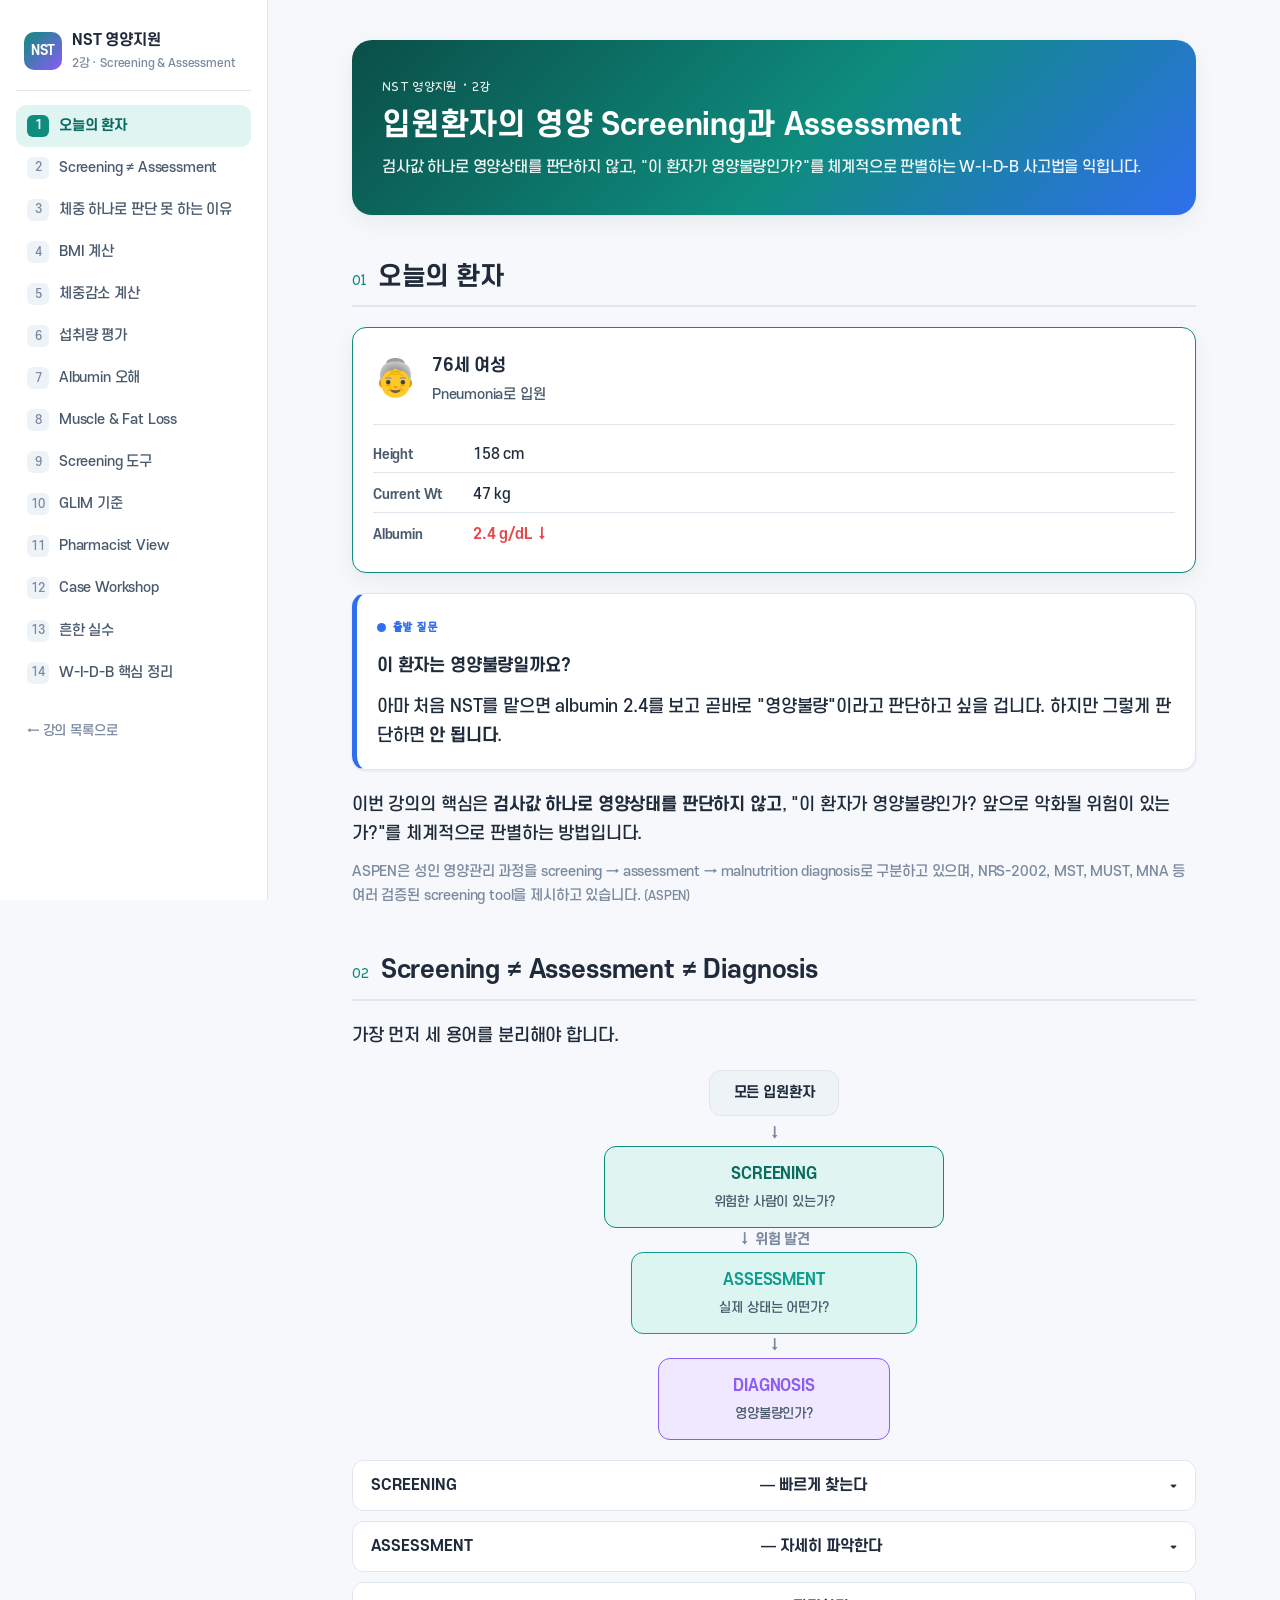
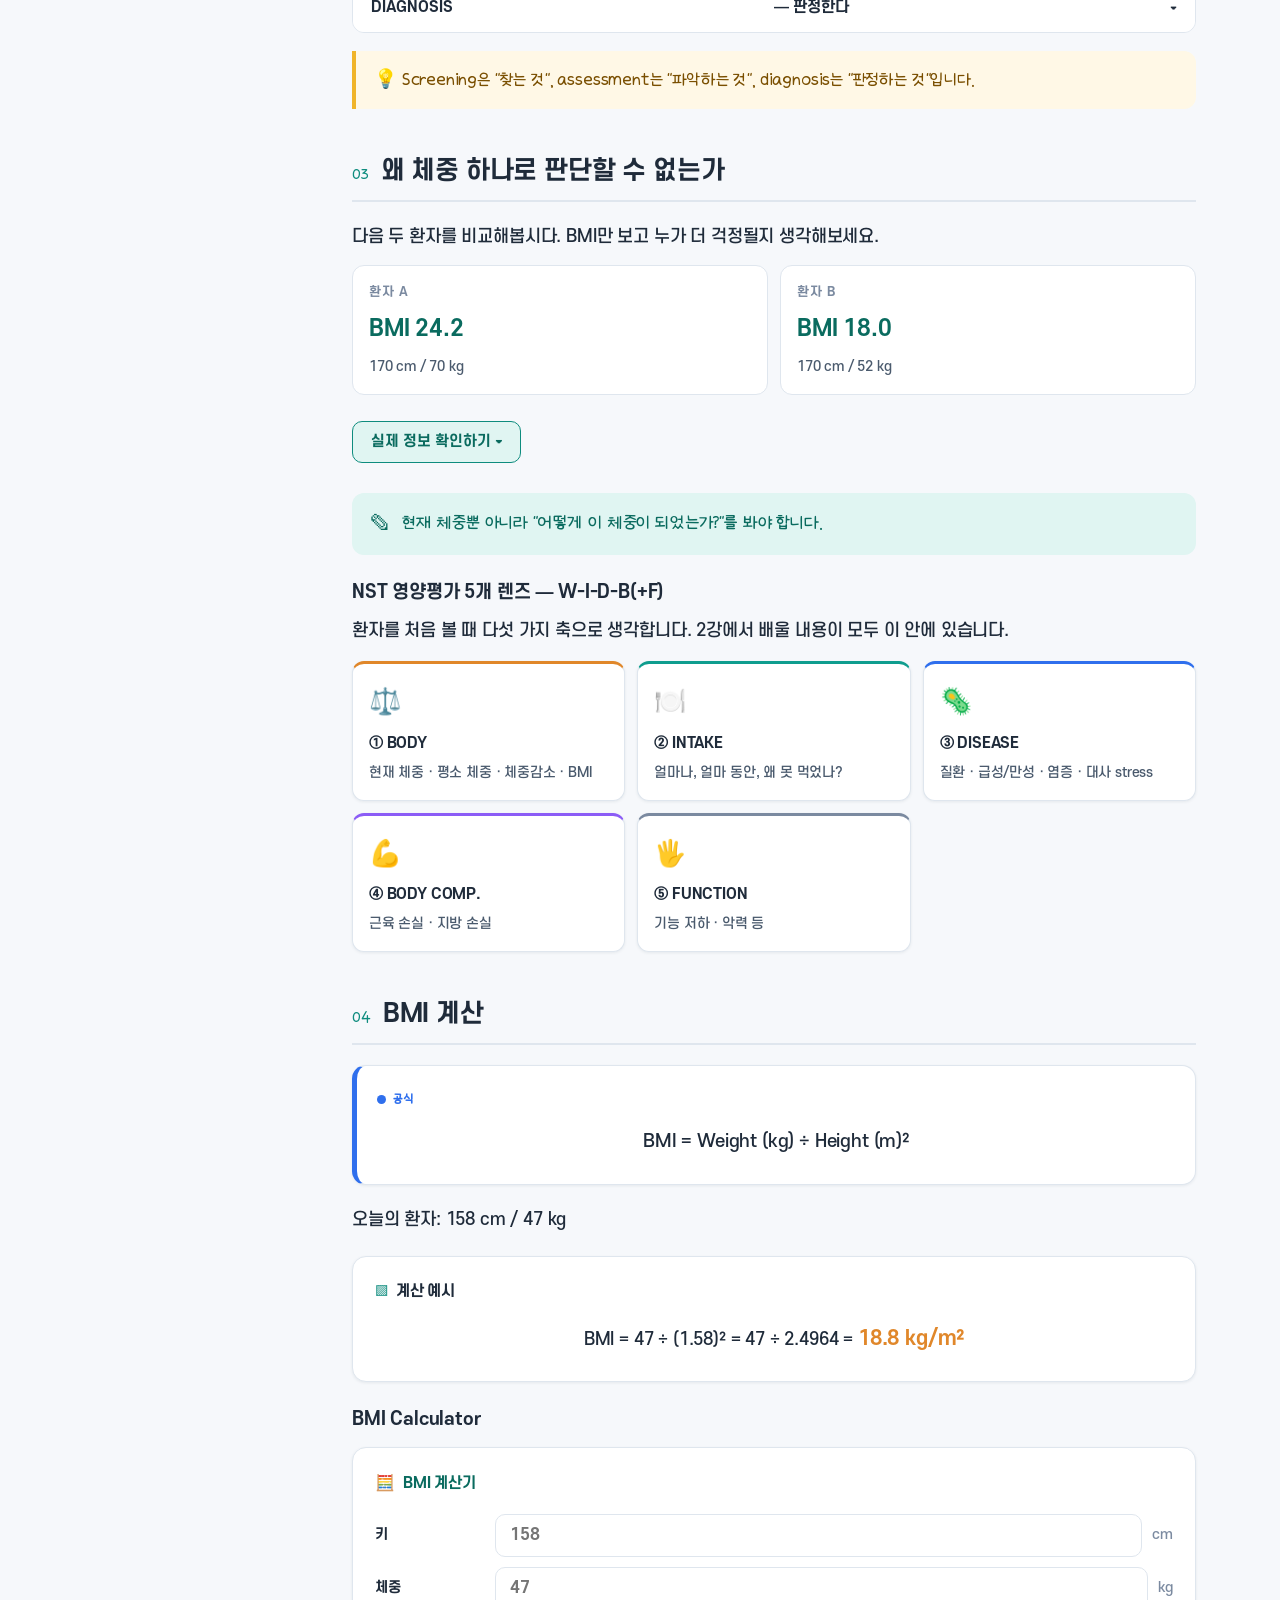
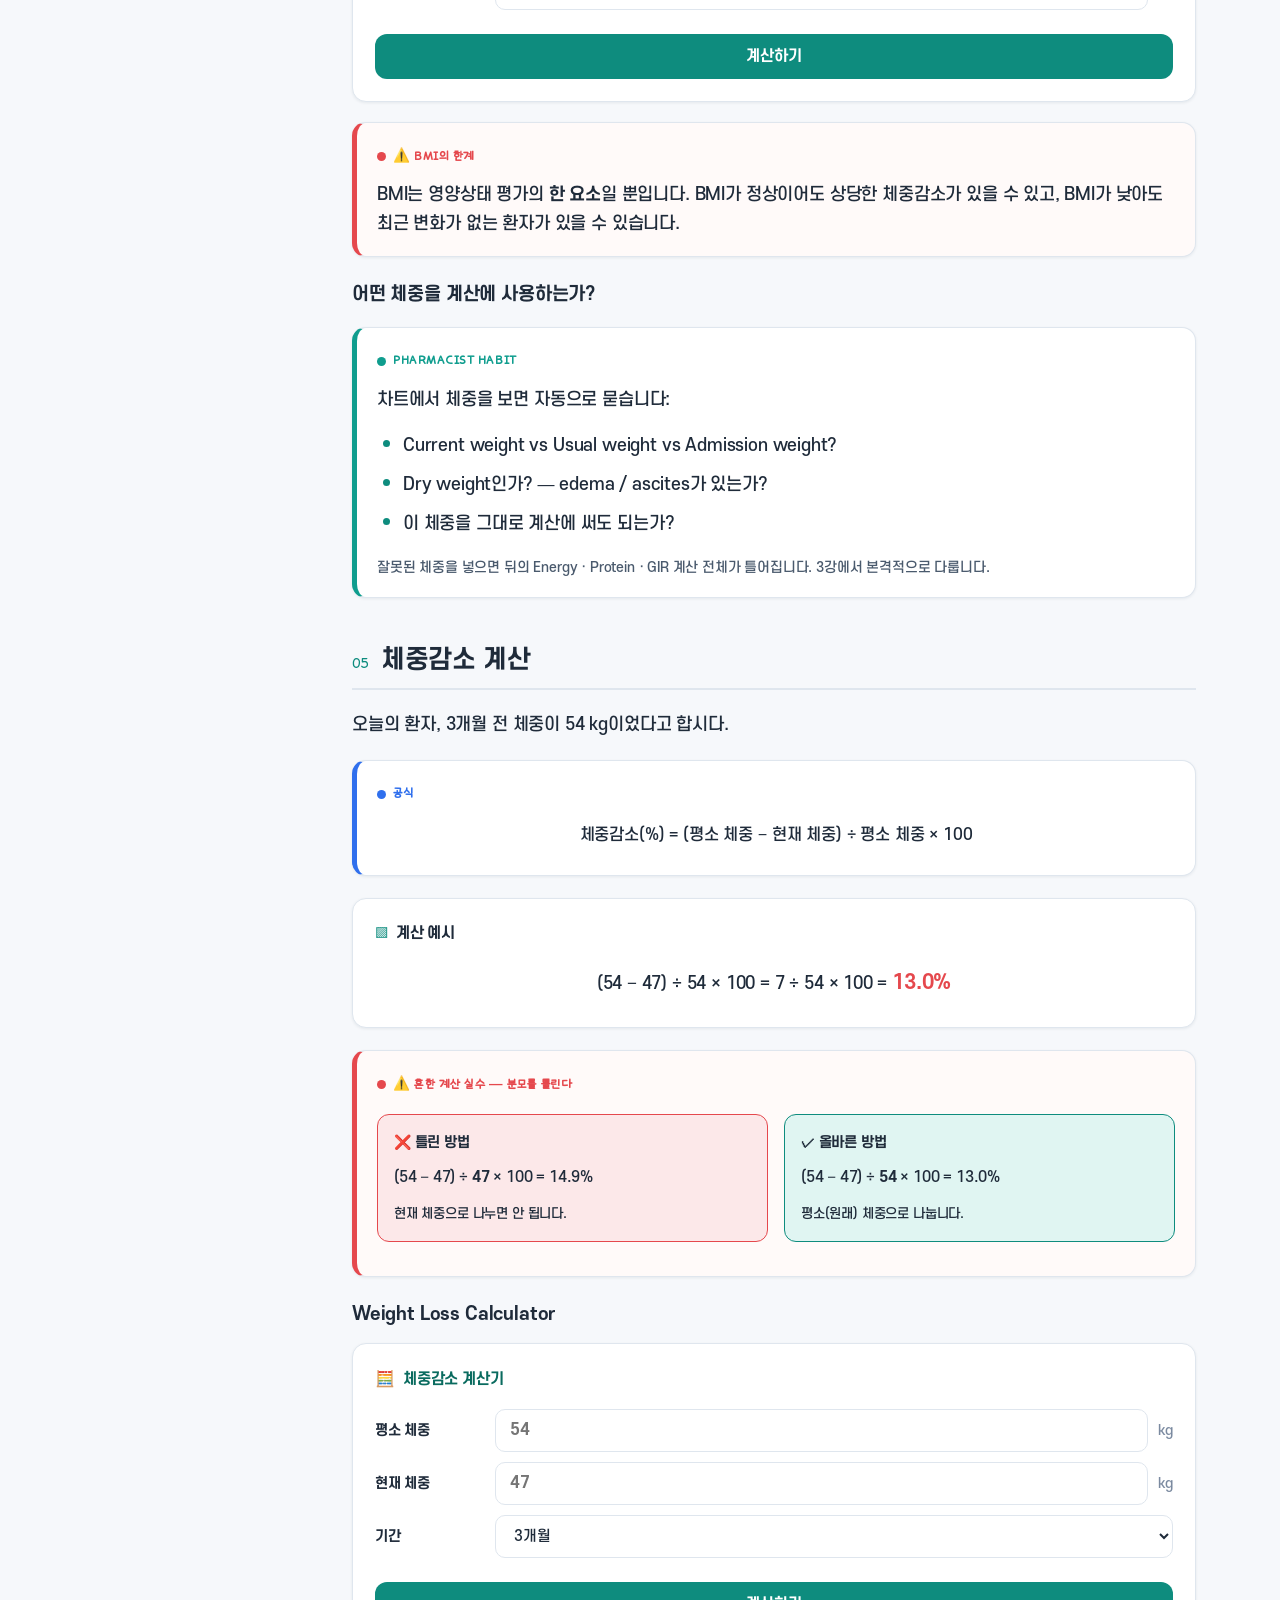
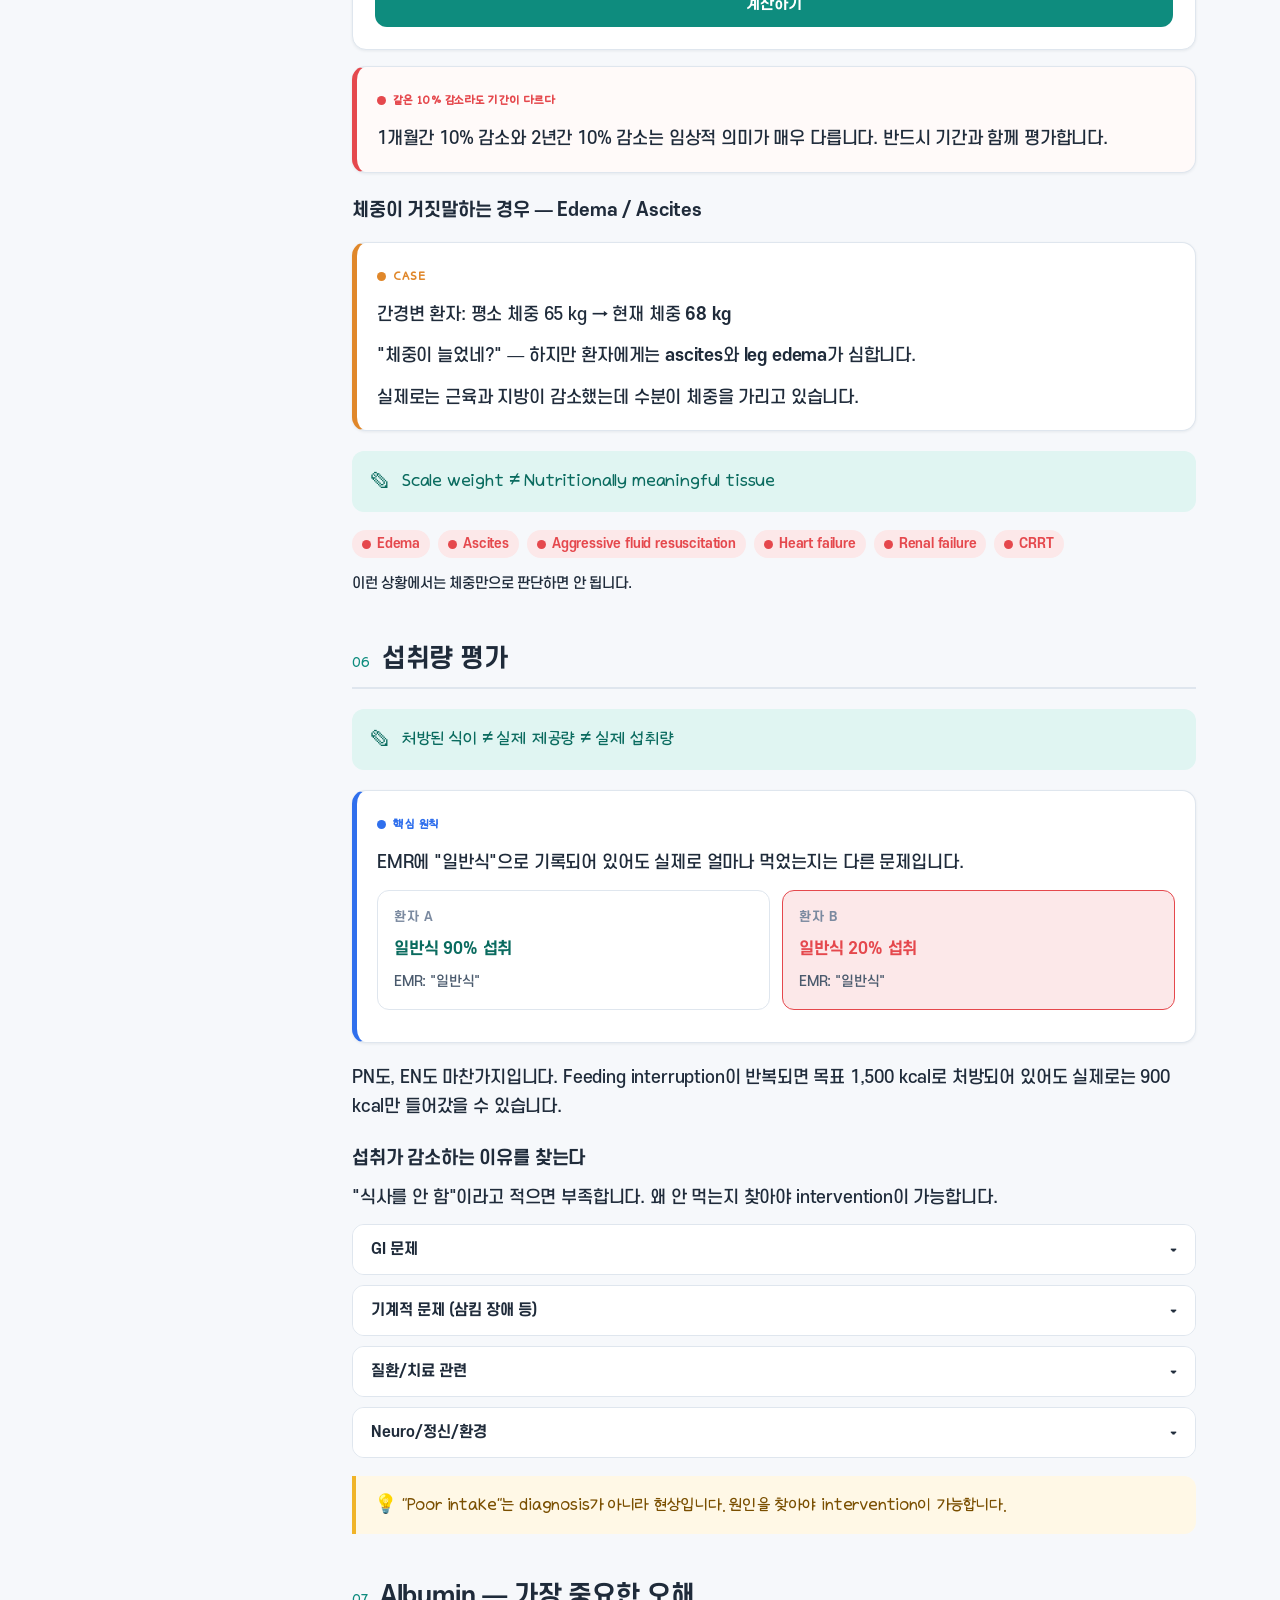
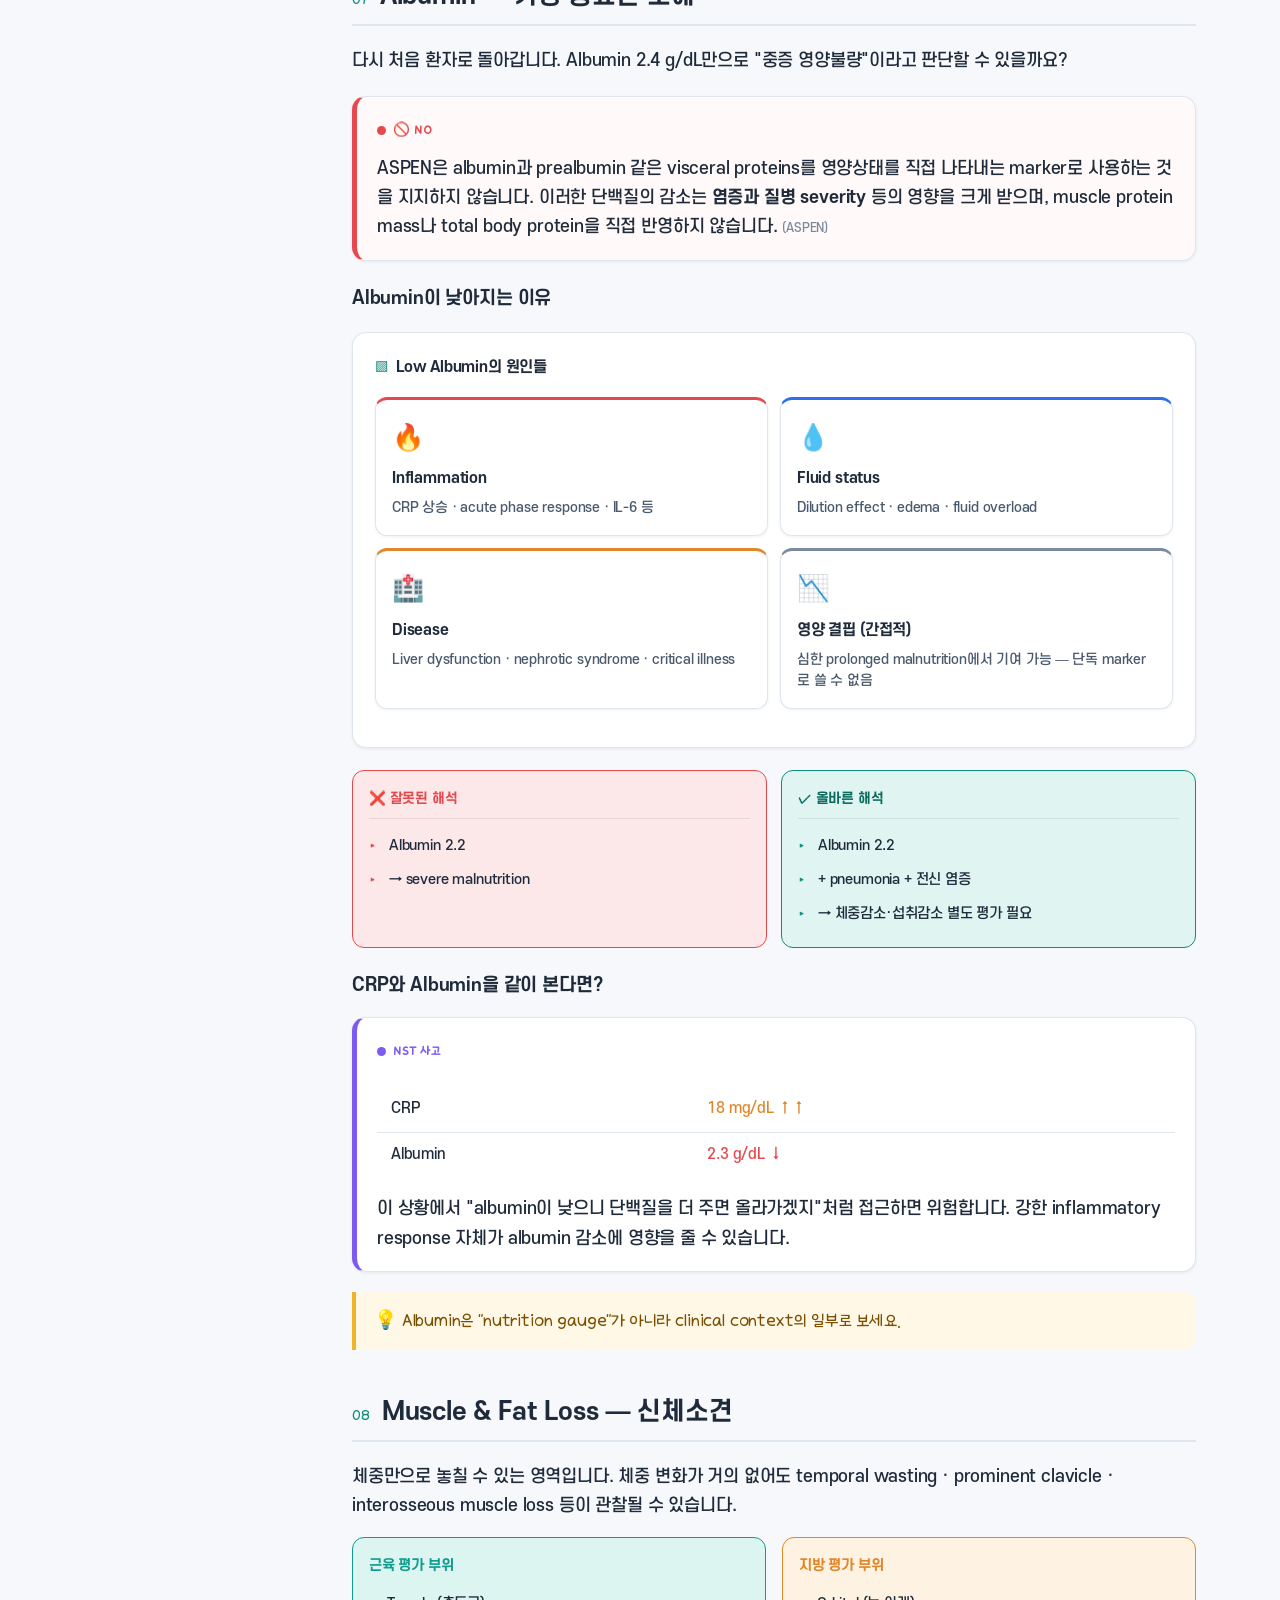
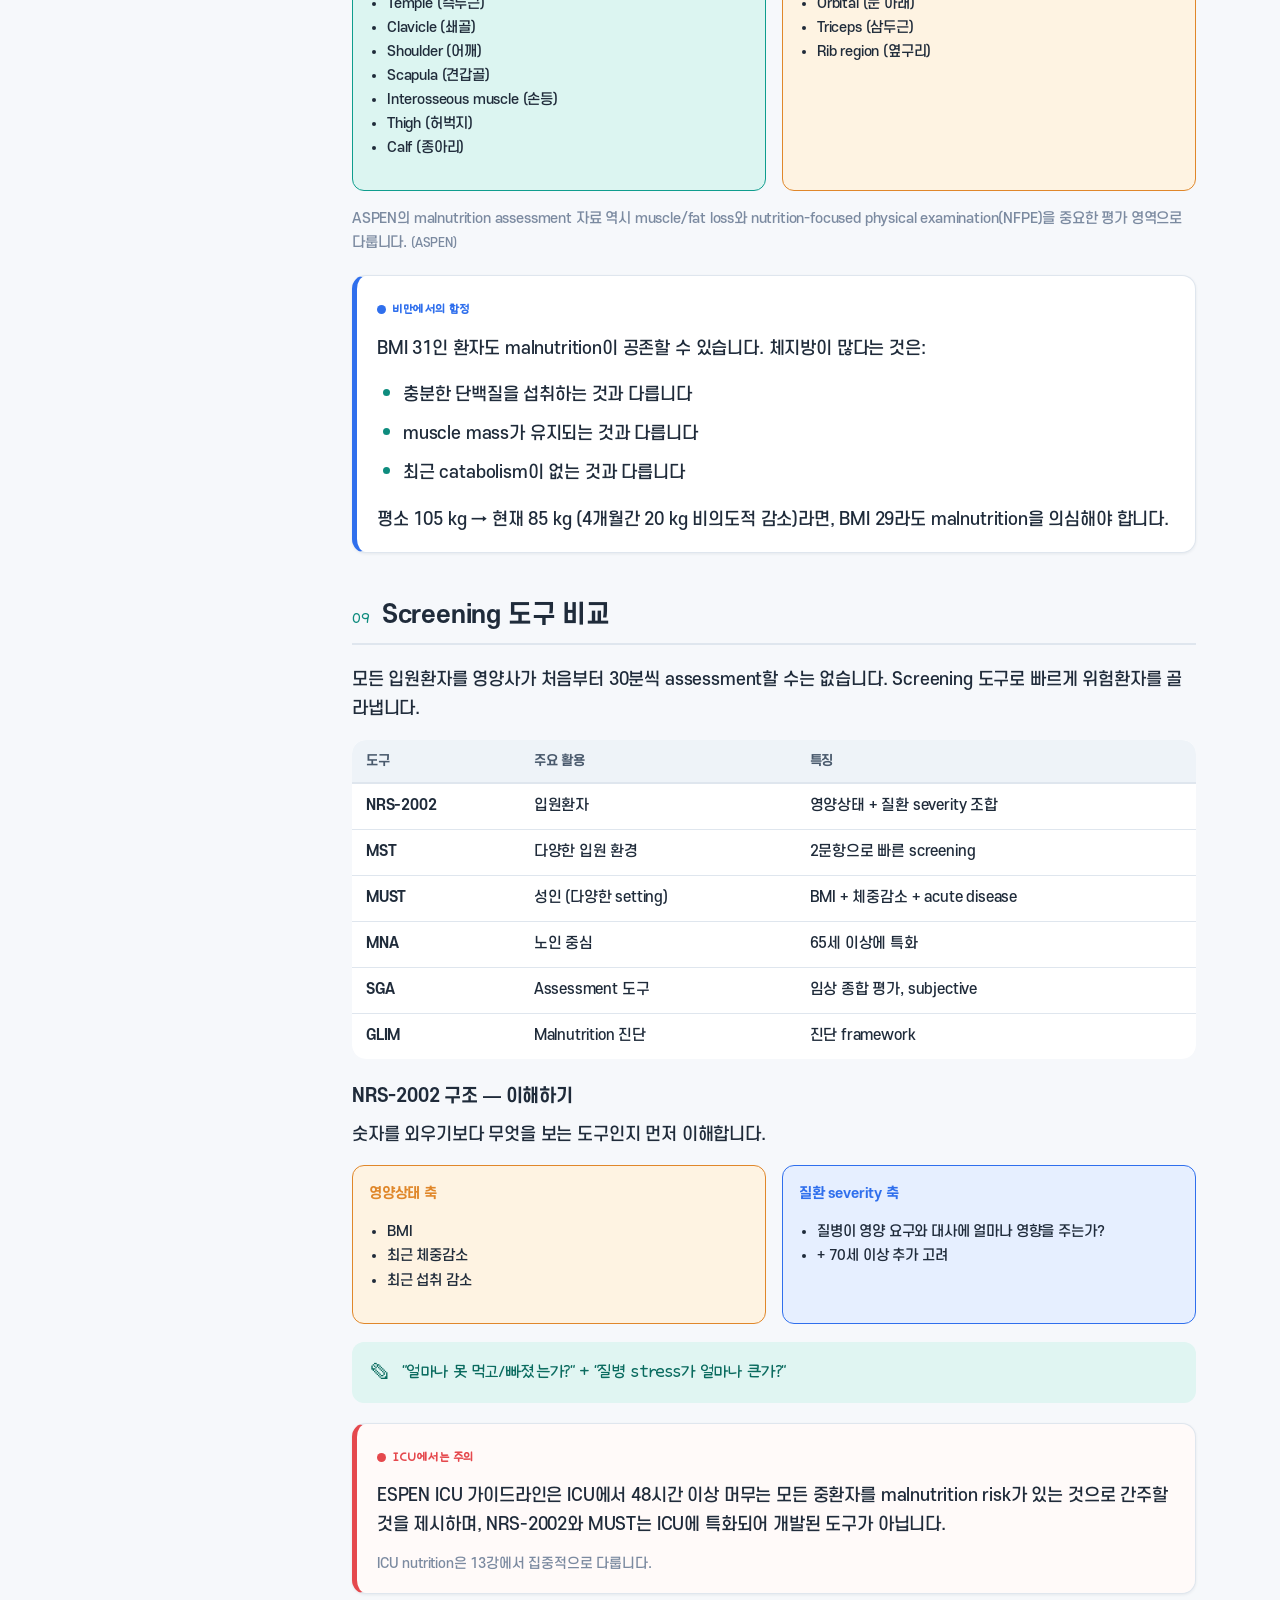
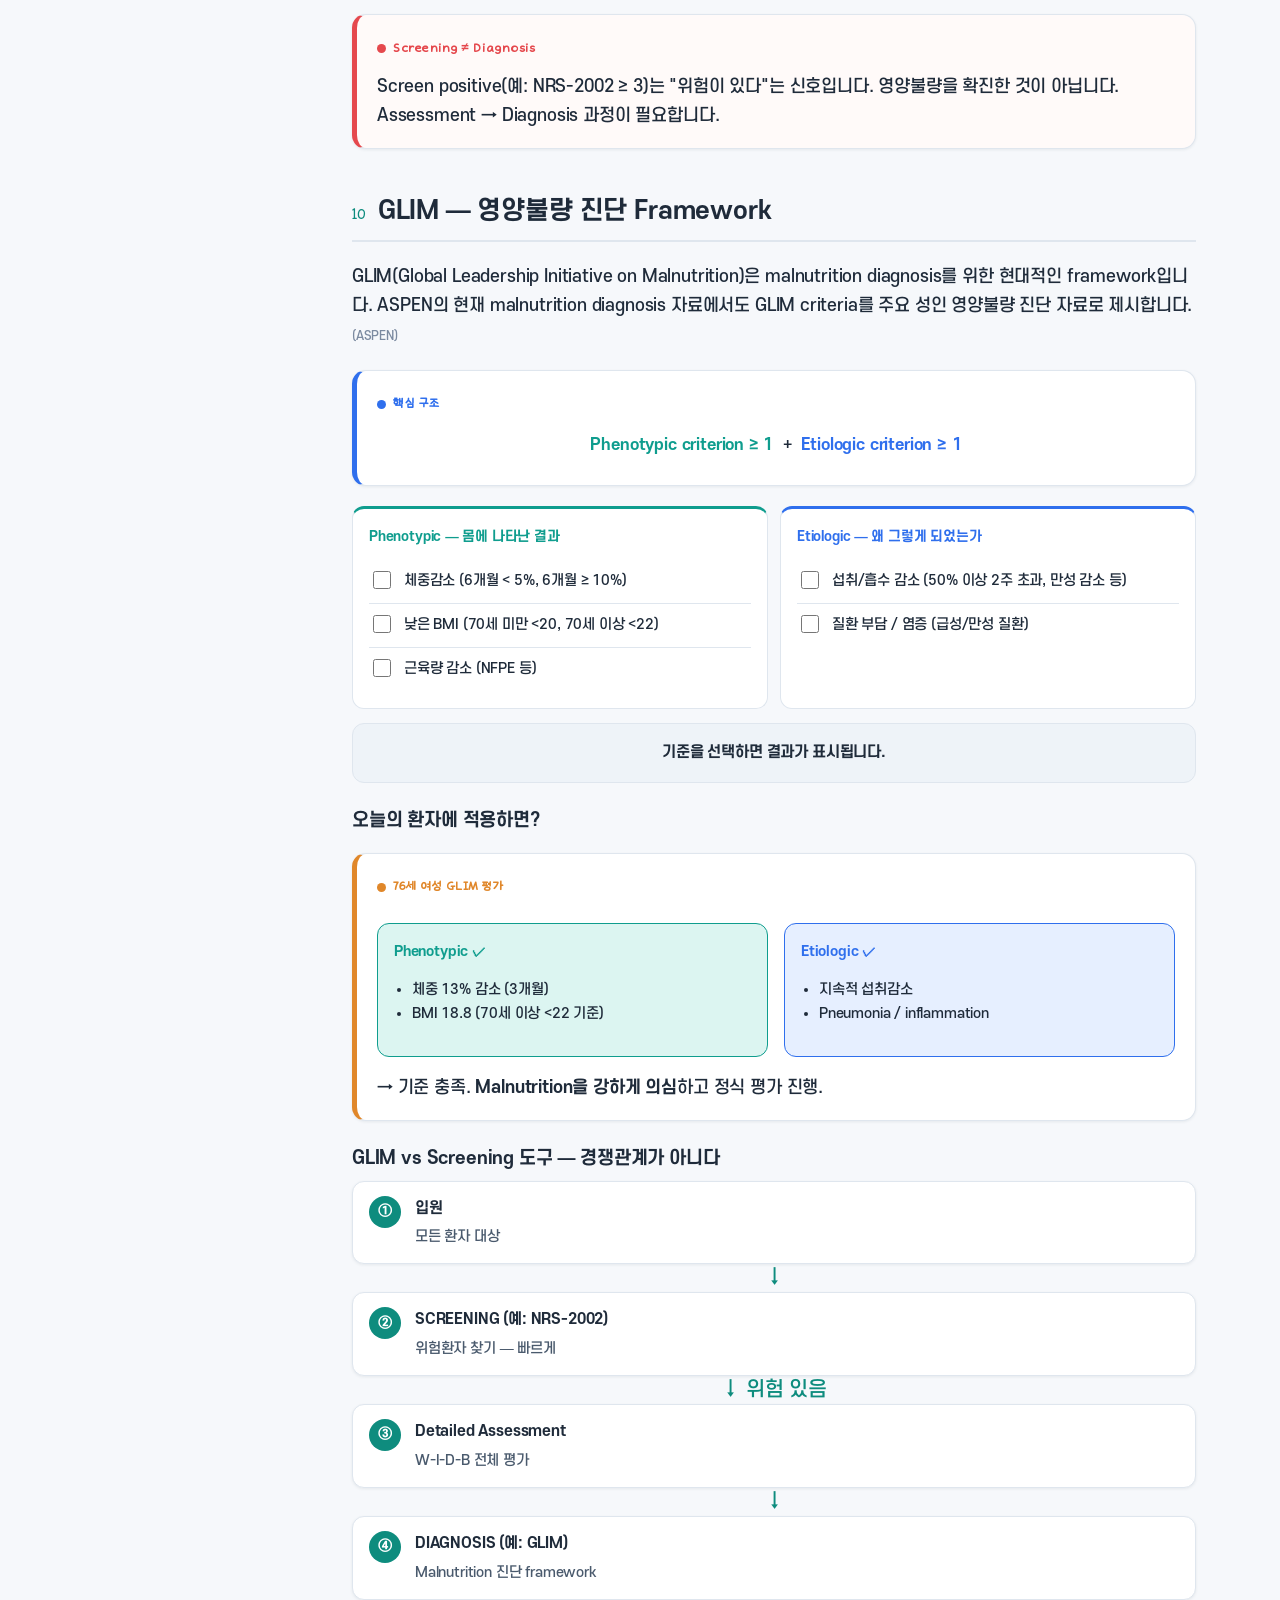
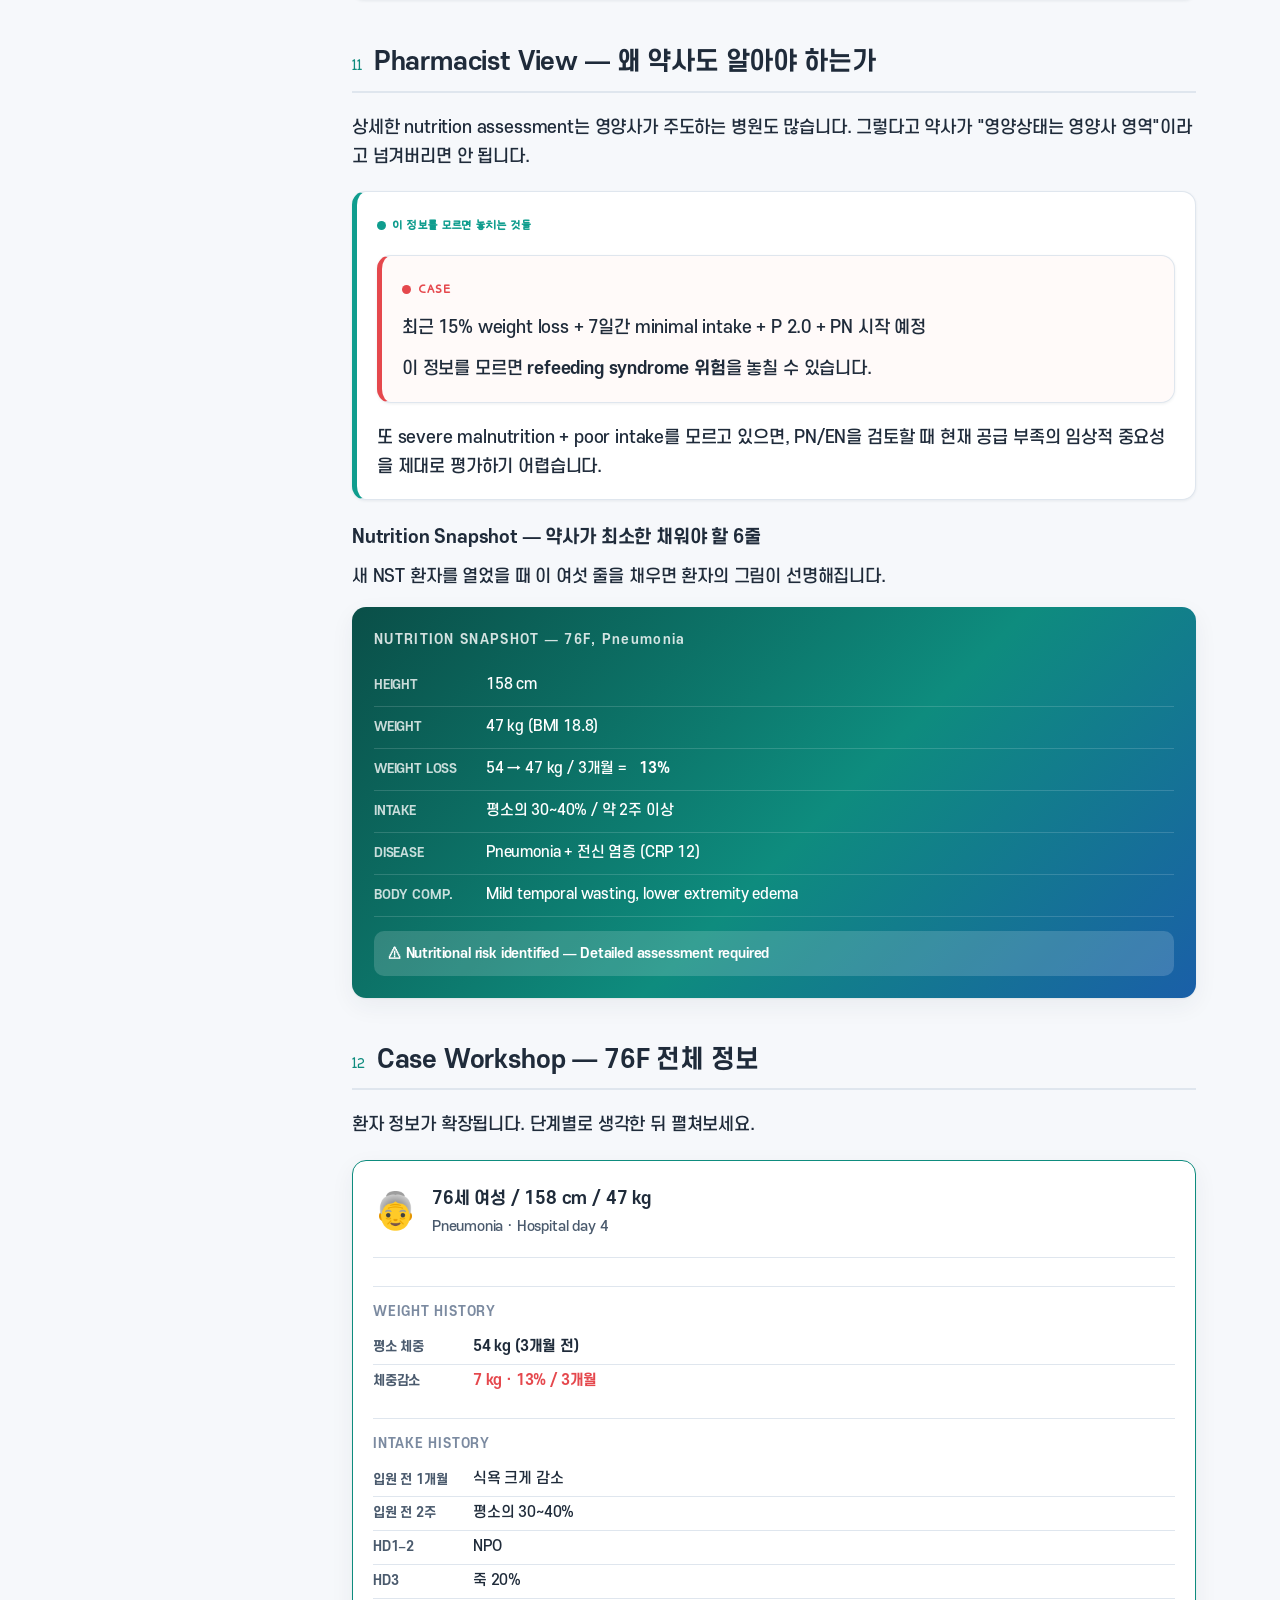
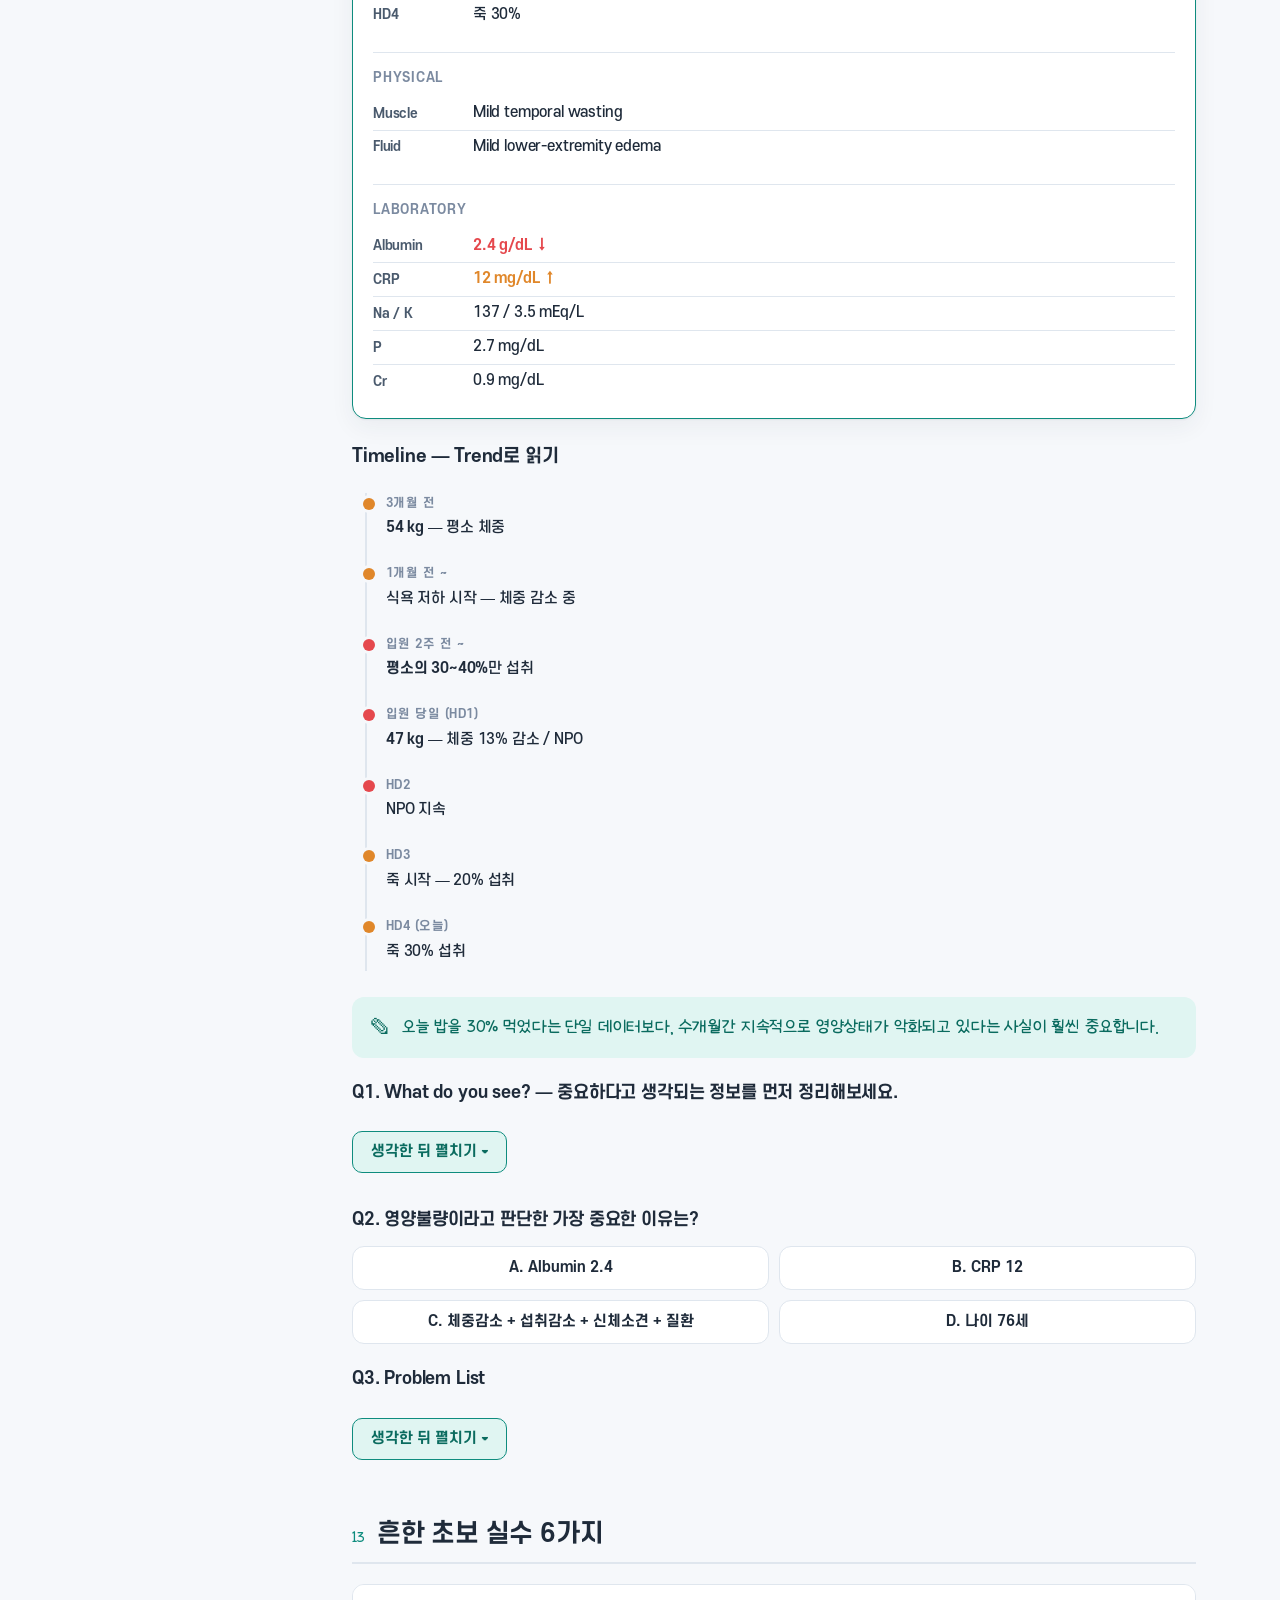
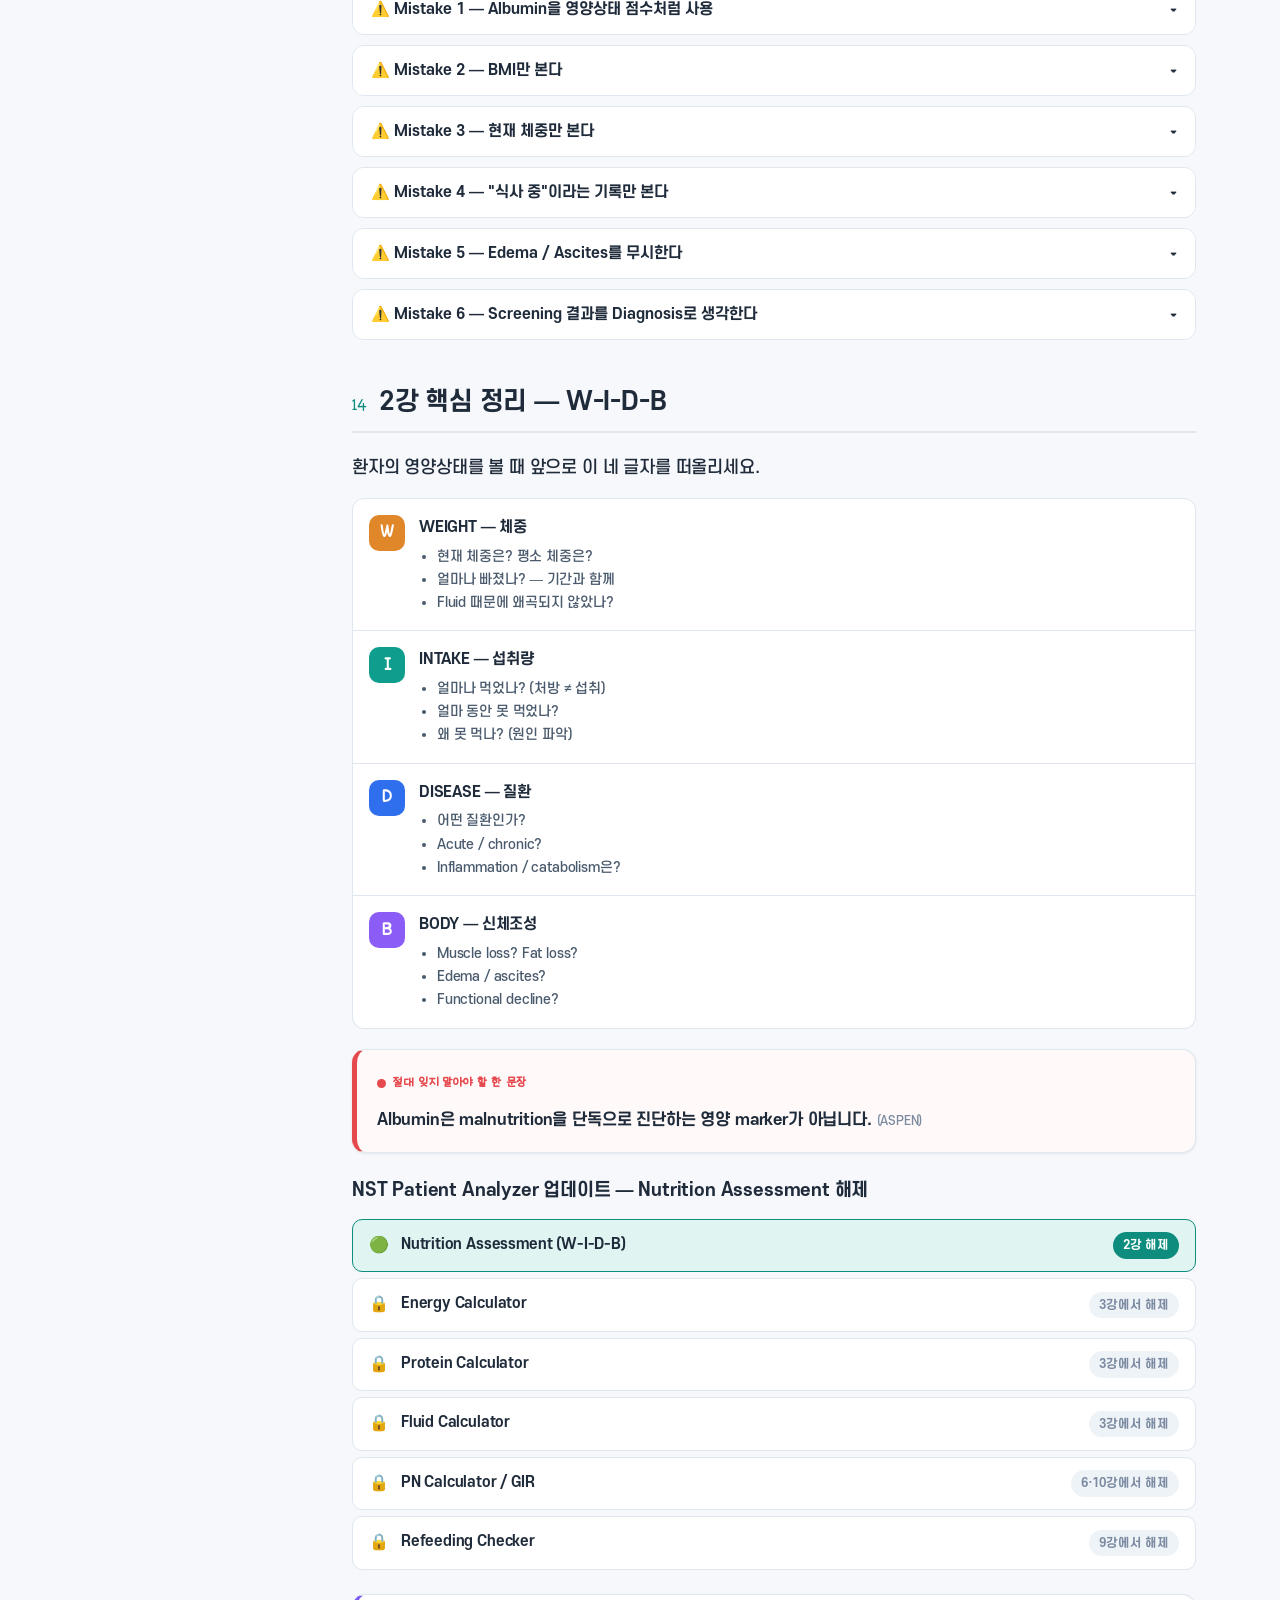
<file: lessons/lesson-02.html>
<!DOCTYPE html>
<html lang="ko">
<head>
  <meta charset="UTF-8" />
  <meta name="viewport" content="width=device-width, initial-scale=1.0" />
  <title>2강 · 입원환자의 영양 Screening과 Assessment</title>
  <link rel="stylesheet" href="../assets/css/styles.css" />
</head>
<body>

  <div class="topbar">
    <button class="hamburger" aria-label="목차 열기" aria-expanded="false"><span></span></button>
    <div class="topbar__title">2강 · Screening &amp; Assessment</div>
  </div>
  <div class="scrim" aria-hidden="true"></div>

  <div class="app">
    <aside class="sidebar" aria-label="강의 목차">
      <div class="sidebar__brand">
        <div class="sidebar__logo">NST</div>
        <div class="sidebar__title">NST 영양지원
          <small>2강 · Screening &amp; Assessment</small>
        </div>
      </div>
      <nav>
        <ul class="toc">
          <li><a href="#intro"><span class="num">1</span> 오늘의 환자</a></li>
          <li><a href="#three-steps"><span class="num">2</span> Screening ≠ Assessment</a></li>
          <li><a href="#weight-why"><span class="num">3</span> 체중 하나로 판단 못 하는 이유</a></li>
          <li><a href="#bmi"><span class="num">4</span> BMI 계산</a></li>
          <li><a href="#weight-loss"><span class="num">5</span> 체중감소 계산</a></li>
          <li><a href="#intake"><span class="num">6</span> 섭취량 평가</a></li>
          <li><a href="#albumin"><span class="num">7</span> Albumin 오해</a></li>
          <li><a href="#muscle"><span class="num">8</span> Muscle &amp; Fat Loss</a></li>
          <li><a href="#tools"><span class="num">9</span> Screening 도구</a></li>
          <li><a href="#glim"><span class="num">10</span> GLIM 기준</a></li>
          <li><a href="#pharm-view"><span class="num">11</span> Pharmacist View</a></li>
          <li><a href="#case"><span class="num">12</span> Case Workshop</a></li>
          <li><a href="#mistakes"><span class="num">13</span> 흔한 실수</a></li>
          <li><a href="#summary"><span class="num">14</span> W-I-D-B 핵심 정리</a></li>
        </ul>
      </nav>
      <a class="sidebar__back" href="../index.html">← 강의 목록으로</a>
    </aside>

    <div class="content">
      <div class="wrap">

        <header class="lesson-hero">
          <div class="kicker">NST 영양지원 · 2강</div>
          <h1>입원환자의 영양 Screening과 Assessment</h1>
          <p>검사값 하나로 영양상태를 판단하지 않고, "이 환자가 영양불량인가?"를 체계적으로 판별하는 W-I-D-B 사고법을 익힙니다.</p>
        </header>

        <!-- ===== SECTION 1: 오늘의 환자 ===== -->
        <section id="intro" class="section">
          <h2><span class="sec-no">01</span> 오늘의 환자</h2>

          <div class="patient-card">
            <div class="patient-card__header">
              <span class="patient-card__icon">👵</span>
              <div>
                <div class="patient-card__name">76세 여성</div>
                <div class="patient-card__dx">Pneumonia로 입원</div>
              </div>
            </div>
            <div class="patient-card__body">
              <div class="patient-card__row"><span class="label">Height</span>158 cm</div>
              <div class="patient-card__row"><span class="label">Current Wt</span>47 kg</div>
              <div class="patient-card__row"><span class="label">Albumin</span><span style="color:var(--nst-alert);font-weight:700">2.4 g/dL ↓</span></div>
            </div>
          </div>

          <div class="card card--key">
            <div class="card__label"><span class="dot"></span>출발 질문</div>
            <p><strong>이 환자는 영양불량일까요?</strong></p>
            <p>아마 처음 NST를 맡으면 albumin 2.4를 보고 곧바로 "영양불량"이라고 판단하고 싶을 겁니다. 하지만 그렇게 판단하면 <strong>안 됩니다</strong>.</p>
          </div>

          <p>이번 강의의 핵심은 <strong>검사값 하나로 영양상태를 판단하지 않고</strong>, "이 환자가 영양불량인가? 앞으로 악화될 위험이 있는가?"를 체계적으로 판별하는 방법입니다.</p>

          <p style="font-size:14px;color:var(--ink-faint)">ASPEN은 성인 영양관리 과정을 screening → assessment → malnutrition diagnosis로 구분하고 있으며, NRS-2002, MST, MUST, MNA 등 여러 검증된 screening tool을 제시하고 있습니다. <cite class="ref">(ASPEN)</cite></p>
        </section>

        <!-- ===== SECTION 2: 세 단계 ===== -->
        <section id="three-steps" class="section">
          <h2><span class="sec-no">02</span> Screening ≠ Assessment ≠ Diagnosis</h2>

          <p>가장 먼저 세 용어를 분리해야 합니다.</p>

          <div class="funnel">
            <div class="funnel-top">모든 입원환자</div>
            <div class="funnel-arrow">↓</div>
            <div class="funnel-step funnel-step--1">
              <div class="funnel-step__label">SCREENING</div>
              <div class="funnel-step__q">위험한 사람이 있는가?</div>
            </div>
            <div class="funnel-arrow">↓ 위험 발견</div>
            <div class="funnel-step funnel-step--2">
              <div class="funnel-step__label">ASSESSMENT</div>
              <div class="funnel-step__q">실제 상태는 어떤가?</div>
            </div>
            <div class="funnel-arrow">↓</div>
            <div class="funnel-step funnel-step--3">
              <div class="funnel-step__label">DIAGNOSIS</div>
              <div class="funnel-step__q">영양불량인가?</div>
            </div>
          </div>

          <div class="accordion">
            <button class="accordion__btn"><strong>SCREENING</strong> — 빠르게 찾는다<span class="accordion__ico">▾</span></button>
            <div class="accordion__body" hidden>
              <p>"이 환자, 영양 문제가 있을 가능성이 있는가?" — 목적은 위험환자를 놓치지 않는 것입니다. 모든 환자에게 빠르게 적용할 수 있어야 합니다.</p>
            </div>
          </div>

          <div class="accordion">
            <button class="accordion__btn"><strong>ASSESSMENT</strong> — 자세히 파악한다<span class="accordion__ico">▾</span></button>
            <div class="accordion__body" hidden>
              <p>Screening에서 위험이 발견됐거나 임상적으로 필요하면 훨씬 자세히 봅니다:</p>
              <ul class="clean">
                <li>체중 · 체중변화 · BMI</li>
                <li>섭취량 · 기간</li>
                <li>질환 · 염증 · GI 증상</li>
                <li>근육/지방 손실 · 기능 상태</li>
                <li>검사 수치 · 수분 상태</li>
              </ul>
            </div>
          </div>

          <div class="accordion">
            <button class="accordion__btn"><strong>DIAGNOSIS</strong> — 판정한다<span class="accordion__ico">▾</span></button>
            <div class="accordion__body" hidden>
              <p>Assessment 정보를 종합해서 <strong>실제로 malnutrition으로 진단할 기준을 충족하는가?</strong>를 판단합니다. GLIM, SGA 등의 framework를 활용합니다.</p>
            </div>
          </div>

          <div class="pearl">Screening은 "찾는 것", assessment는 "파악하는 것", diagnosis는 "판정하는 것"입니다.</div>
        </section>

        <!-- ===== SECTION 3: 왜 체중 하나로 판단 못 하는가 ===== -->
        <section id="weight-why" class="section">
          <h2><span class="sec-no">03</span> 왜 체중 하나로 판단할 수 없는가</h2>

          <p>다음 두 환자를 비교해봅시다. BMI만 보고 누가 더 걱정될지 생각해보세요.</p>

          <div class="compare-grid">
            <div class="compare-card">
              <div class="compare-card__label">환자 A</div>
              <div class="compare-card__main">BMI 24.2</div>
              <div class="compare-card__sub">170 cm / 70 kg</div>
            </div>
            <div class="compare-card">
              <div class="compare-card__label">환자 B</div>
              <div class="compare-card__main">BMI 18.0</div>
              <div class="compare-card__sub">170 cm / 52 kg</div>
            </div>
          </div>

          <button class="reveal-btn" data-target="compare-reveal">실제 정보 확인하기 ▾</button>
          <div class="reveal-panel" id="compare-reveal" hidden>
            <div class="compare-grid">
              <div class="compare-card compare-card--concern">
                <div class="compare-card__label">⚠️ 환자 A — 더 걱정됩니다</div>
                <div class="compare-card__main">BMI 24.2</div>
                <div class="compare-card__sub">
                  평소 체중: <strong>88 kg</strong><br>
                  3개월간 <strong>18 kg 감소 (20%↓)</strong><br>
                  최근 식사량 감소
                </div>
              </div>
              <div class="compare-card">
                <div class="compare-card__label">환자 B — 상대적으로 안정적</div>
                <div class="compare-card__main">BMI 18.0</div>
                <div class="compare-card__sub">
                  평소 체중: <strong>52 kg (동일)</strong><br>
                  체중변화 없음<br>
                  정상적인 식사 유지
                </div>
              </div>
            </div>
            <p>B는 BMI가 낮지만, A는 BMI가 정상인데도 체중의 <strong>20% 이상을 최근에 잃었습니다.</strong></p>
          </div>

          <div class="oneline">현재 체중뿐 아니라 "어떻게 이 체중이 되었는가?"를 봐야 합니다.</div>

          <h3>NST 영양평가 5개 렌즈 — W-I-D-B(+F)</h3>
          <p>환자를 처음 볼 때 다섯 가지 축으로 생각합니다. 2강에서 배울 내용이 모두 이 안에 있습니다.</p>

          <div class="team-grid" style="grid-template-columns:1fr 1fr 1fr">
            <div class="team-card team-card--doctor" style="border-top-color:var(--nst-energy)">
              <div class="team-card__icon">⚖️</div>
              <div class="team-card__role">① BODY</div>
              <div class="team-card__desc">현재 체중 · 평소 체중 · 체중감소 · BMI</div>
            </div>
            <div class="team-card team-card--nurse" style="border-top-color:var(--nst-protein)">
              <div class="team-card__icon">🍽️</div>
              <div class="team-card__role">② INTAKE</div>
              <div class="team-card__desc">얼마나, 얼마 동안, 왜 못 먹었나?</div>
            </div>
            <div class="team-card team-card--pharm" style="border-top-color:var(--nst-fluid)">
              <div class="team-card__icon">🦠</div>
              <div class="team-card__role">③ DISEASE</div>
              <div class="team-card__desc">질환 · 급성/만성 · 염증 · 대사 stress</div>
            </div>
            <div class="team-card" style="border-top:3px solid var(--nst-elec)">
              <div class="team-card__icon">💪</div>
              <div class="team-card__role">④ BODY COMP.</div>
              <div class="team-card__desc">근육 손실 · 지방 손실</div>
            </div>
            <div class="team-card" style="border-top:3px solid var(--ink-faint)">
              <div class="team-card__icon">🖐️</div>
              <div class="team-card__role">⑤ FUNCTION</div>
              <div class="team-card__desc">기능 저하 · 악력 등</div>
            </div>
          </div>
        </section>

        <!-- ===== SECTION 4: BMI ===== -->
        <section id="bmi" class="section">
          <h2><span class="sec-no">04</span> BMI 계산</h2>

          <div class="card card--key">
            <div class="card__label"><span class="dot"></span>공식</div>
            <p style="text-align:center;font-size:18px;margin:8px 0">
              BMI = Weight (kg) ÷ Height (m)²
            </p>
          </div>

          <p>오늘의 환자: 158 cm / 47 kg</p>
          <div class="figure">
            <div class="figure__title">계산 예시</div>
            <div style="text-align:center;font-size:17px;line-height:2">
              BMI = 47 ÷ (1.58)² = 47 ÷ 2.4964 = <strong style="color:var(--nst-energy);font-size:20px">18.8 kg/m²</strong>
            </div>
          </div>

          <h3>BMI Calculator</h3>

          <div class="calculator" id="bmi-calc">
            <div class="calculator__title">BMI 계산기</div>
            <div class="calc-row">
              <label>키</label>
              <input class="calc-input" type="number" data-field="height" placeholder="158" min="100" max="220" />
              <span class="calc-unit">cm</span>
            </div>
            <div class="calc-row">
              <label>체중</label>
              <input class="calc-input" type="number" data-field="weight" placeholder="47" min="20" max="300" />
              <span class="calc-unit">kg</span>
            </div>
            <button class="calc-btn">계산하기</button>
            <div class="calc-result" hidden></div>
          </div>

          <div class="card card--caution">
            <div class="card__label"><span class="dot"></span>⚠️ BMI의 한계</div>
            <p>BMI는 영양상태 평가의 <strong>한 요소</strong>일 뿐입니다. BMI가 정상이어도 상당한 체중감소가 있을 수 있고, BMI가 낮아도 최근 변화가 없는 환자가 있을 수 있습니다.</p>
          </div>

          <h3>어떤 체중을 계산에 사용하는가?</h3>
          <div class="card card--pharm">
            <div class="card__label"><span class="dot"></span>PHARMACIST HABIT</div>
            <p>차트에서 체중을 보면 자동으로 묻습니다:</p>
            <ul class="clean">
              <li>Current weight vs Usual weight vs Admission weight?</li>
              <li>Dry weight인가? — edema / ascites가 있는가?</li>
              <li>이 체중을 그대로 계산에 써도 되는가?</li>
            </ul>
            <p style="font-size:13.5px;color:var(--ink-soft)">잘못된 체중을 넣으면 뒤의 Energy · Protein · GIR 계산 전체가 틀어집니다. 3강에서 본격적으로 다룹니다.</p>
          </div>
        </section>

        <!-- ===== SECTION 5: 체중감소 ===== -->
        <section id="weight-loss" class="section">
          <h2><span class="sec-no">05</span> 체중감소 계산</h2>

          <p>오늘의 환자, 3개월 전 체중이 54 kg이었다고 합시다.</p>

          <div class="card card--key">
            <div class="card__label"><span class="dot"></span>공식</div>
            <p style="text-align:center;font-size:16px;margin:8px 0">
              체중감소(%) = (평소 체중 − 현재 체중) ÷ 평소 체중 × 100
            </p>
          </div>

          <div class="figure">
            <div class="figure__title">계산 예시</div>
            <div style="text-align:center;font-size:17px;line-height:2.2">
              (54 − 47) ÷ 54 × 100 = 7 ÷ 54 × 100 = <strong style="color:var(--nst-alert);font-size:20px">13.0%</strong>
            </div>
          </div>

          <div class="card card--caution">
            <div class="card__label"><span class="dot"></span>⚠️ 흔한 계산 실수 — 분모를 틀린다</div>
            <div class="twopanel" style="margin-top:10px">
              <div class="panel panel--wrong">
                <h5>❌ 틀린 방법</h5>
                <p style="font-size:15px">(54 − 47) ÷ <strong>47</strong> × 100 = 14.9%</p>
                <p style="font-size:13px">현재 체중으로 나누면 안 됩니다.</p>
              </div>
              <div class="panel panel--right">
                <h5>✓ 올바른 방법</h5>
                <p style="font-size:15px">(54 − 47) ÷ <strong>54</strong> × 100 = 13.0%</p>
                <p style="font-size:13px">평소(원래) 체중으로 나눕니다.</p>
              </div>
            </div>
          </div>

          <h3>Weight Loss Calculator</h3>

          <div class="calculator" id="wtloss-calc">
            <div class="calculator__title">체중감소 계산기</div>
            <div class="calc-row">
              <label>평소 체중</label>
              <input class="calc-input" type="number" data-field="usual" placeholder="54" min="20" max="300" />
              <span class="calc-unit">kg</span>
            </div>
            <div class="calc-row">
              <label>현재 체중</label>
              <input class="calc-input" type="number" data-field="current" placeholder="47" min="20" max="300" />
              <span class="calc-unit">kg</span>
            </div>
            <div class="calc-row">
              <label>기간</label>
              <select class="calc-select" data-field="period">
                <option value="1w">1주</option>
                <option value="1m">1개월</option>
                <option value="3m" selected>3개월</option>
                <option value="6m">6개월</option>
                <option value="1y">1년 이상</option>
              </select>
            </div>
            <button class="calc-btn">계산하기</button>
            <div class="calc-result" hidden></div>
          </div>

          <div class="card card--caution" style="margin-top:16px">
            <div class="card__label"><span class="dot"></span>같은 10% 감소라도 기간이 다르다</div>
            <p>1개월간 10% 감소와 2년간 10% 감소는 임상적 의미가 매우 다릅니다. 반드시 기간과 함께 평가합니다.</p>
          </div>

          <h3>체중이 거짓말하는 경우 — Edema / Ascites</h3>

          <div class="card card--case">
            <div class="card__label"><span class="dot"></span>CASE</div>
            <p>간경변 환자: 평소 체중 65 kg → 현재 체중 <strong>68 kg</strong></p>
            <p>"체중이 늘었네?" — 하지만 환자에게는 <strong>ascites</strong>와 <strong>leg edema</strong>가 심합니다.</p>
            <p>실제로는 근육과 지방이 감소했는데 수분이 체중을 가리고 있습니다.</p>
          </div>

          <div class="oneline">Scale weight ≠ Nutritionally meaningful tissue</div>

          <div class="legend">
            <span class="chip chip--alert"><span class="sw"></span>Edema</span>
            <span class="chip chip--alert"><span class="sw"></span>Ascites</span>
            <span class="chip chip--alert"><span class="sw"></span>Aggressive fluid resuscitation</span>
            <span class="chip chip--alert"><span class="sw"></span>Heart failure</span>
            <span class="chip chip--alert"><span class="sw"></span>Renal failure</span>
            <span class="chip chip--alert"><span class="sw"></span>CRRT</span>
          </div>
          <p style="font-size:14px">이런 상황에서는 체중만으로 판단하면 안 됩니다.</p>
        </section>

        <!-- ===== SECTION 6: 섭취량 ===== -->
        <section id="intake" class="section">
          <h2><span class="sec-no">06</span> 섭취량 평가</h2>

          <div class="oneline">처방된 식이 ≠ 실제 제공량 ≠ 실제 섭취량</div>

          <div class="card card--key">
            <div class="card__label"><span class="dot"></span>핵심 원칙</div>
            <p>EMR에 "일반식"으로 기록되어 있어도 실제로 얼마나 먹었는지는 다른 문제입니다.</p>
            <div class="compare-grid" style="margin-top:10px">
              <div class="compare-card">
                <div class="compare-card__label">환자 A</div>
                <div class="compare-card__main" style="font-size:16px">일반식 90% 섭취</div>
                <div class="compare-card__sub">EMR: "일반식"</div>
              </div>
              <div class="compare-card compare-card--concern">
                <div class="compare-card__label">환자 B</div>
                <div class="compare-card__main" style="font-size:16px">일반식 20% 섭취</div>
                <div class="compare-card__sub">EMR: "일반식"</div>
              </div>
            </div>
          </div>

          <p>PN도, EN도 마찬가지입니다. Feeding interruption이 반복되면 목표 1,500 kcal로 처방되어 있어도 실제로는 900 kcal만 들어갔을 수 있습니다.</p>

          <h3>섭취가 감소하는 이유를 찾는다</h3>
          <p>"식사를 안 함"이라고 적으면 부족합니다. 왜 안 먹는지 찾아야 intervention이 가능합니다.</p>

          <div class="accordion">
            <button class="accordion__btn">GI 문제<span class="accordion__ico">▾</span></button>
            <div class="accordion__body" hidden>
              <p>Nausea · vomiting · diarrhea · constipation · ileus · abdominal pain</p>
            </div>
          </div>
          <div class="accordion">
            <button class="accordion__btn">기계적 문제 (삼킴 장애 등)<span class="accordion__ico">▾</span></button>
            <div class="accordion__body" hidden>
              <p>Dysphagia · chewing difficulty · tube problem (EN의 경우)</p>
            </div>
          </div>
          <div class="accordion">
            <button class="accordion__btn">질환/치료 관련<span class="accordion__ico">▾</span></button>
            <div class="accordion__body" hidden>
              <p>Infection · cancer · surgery · respiratory distress · NPO for procedure · chemotherapy · medications</p>
            </div>
          </div>
          <div class="accordion">
            <button class="accordion__btn">Neuro/정신/환경<span class="accordion__ico">▾</span></button>
            <div class="accordion__body" hidden>
              <p>Delirium · dementia · depression · feeding assistance 부족 · 식사 시간에 검사/처치</p>
            </div>
          </div>

          <div class="pearl">"Poor intake"는 diagnosis가 아니라 현상입니다. 원인을 찾아야 intervention이 가능합니다.</div>
        </section>

        <!-- ===== SECTION 7: Albumin ===== -->
        <section id="albumin" class="section">
          <h2><span class="sec-no">07</span> Albumin — 가장 중요한 오해</h2>

          <p>다시 처음 환자로 돌아갑니다. Albumin 2.4 g/dL만으로 "중증 영양불량"이라고 판단할 수 있을까요?</p>

          <div class="card card--caution">
            <div class="card__label"><span class="dot"></span>🚫 NO</div>
            <p>ASPEN은 albumin과 prealbumin 같은 visceral proteins를 영양상태를 직접 나타내는 marker로 사용하는 것을 지지하지 않습니다. 이러한 단백질의 감소는 <strong>염증과 질병 severity</strong> 등의 영향을 크게 받으며, muscle protein mass나 total body protein을 직접 반영하지 않습니다. <cite class="ref">(ASPEN)</cite></p>
          </div>

          <h3>Albumin이 낮아지는 이유</h3>
          <div class="figure">
            <div class="figure__title">Low Albumin의 원인들</div>
            <div class="team-grid">
              <div class="team-card team-card--doctor" style="border-top-color:var(--nst-alert)">
                <div class="team-card__icon">🔥</div>
                <div class="team-card__role">Inflammation</div>
                <div class="team-card__desc">CRP 상승 · acute phase response · IL-6 등</div>
              </div>
              <div class="team-card team-card--nurse" style="border-top-color:var(--nst-fluid)">
                <div class="team-card__icon">💧</div>
                <div class="team-card__role">Fluid status</div>
                <div class="team-card__desc">Dilution effect · edema · fluid overload</div>
              </div>
              <div class="team-card team-card--dietitian" style="border-top-color:var(--nst-energy)">
                <div class="team-card__icon">🏥</div>
                <div class="team-card__role">Disease</div>
                <div class="team-card__desc">Liver dysfunction · nephrotic syndrome · critical illness</div>
              </div>
              <div class="team-card team-card--pharm" style="border-top-color:var(--ink-faint)">
                <div class="team-card__icon">📉</div>
                <div class="team-card__role">영양 결핍 (간접적)</div>
                <div class="team-card__desc">심한 prolonged malnutrition에서 기여 가능 — 단독 marker로 쓸 수 없음</div>
              </div>
            </div>
          </div>

          <div class="thinking-compare">
            <div class="thinking-box thinking-box--wrong">
              <div class="thinking-box__title">❌ 잘못된 해석</div>
              <div class="thinking-step">Albumin 2.2</div>
              <div class="thinking-step">→ severe malnutrition</div>
            </div>
            <div class="thinking-box thinking-box--nst">
              <div class="thinking-box__title">✓ 올바른 해석</div>
              <div class="thinking-step">Albumin 2.2</div>
              <div class="thinking-step">+ pneumonia + 전신 염증</div>
              <div class="thinking-step">→ 체중감소·섭취감소 별도 평가 필요</div>
            </div>
          </div>

          <h3>CRP와 Albumin을 같이 본다면?</h3>
          <div class="card card--nst">
            <div class="card__label"><span class="dot"></span>NST 사고</div>
            <div class="table-wrap">
              <table class="lab-table">
                <tbody>
                  <tr class="lab-high"><td>CRP</td><td>18 mg/dL ↑↑</td></tr>
                  <tr class="lab-low"><td>Albumin</td><td>2.3 g/dL ↓</td></tr>
                </tbody>
              </table>
            </div>
            <p>이 상황에서 "albumin이 낮으니 단백질을 더 주면 올라가겠지"처럼 접근하면 위험합니다. 강한 inflammatory response 자체가 albumin 감소에 영향을 줄 수 있습니다.</p>
          </div>

          <div class="pearl">Albumin은 "nutrition gauge"가 아니라 clinical context의 일부로 보세요.</div>
        </section>

        <!-- ===== SECTION 8: Muscle / Fat Loss ===== -->
        <section id="muscle" class="section">
          <h2><span class="sec-no">08</span> Muscle &amp; Fat Loss — 신체소견</h2>

          <p>체중만으로 놓칠 수 있는 영역입니다. 체중 변화가 거의 없어도 temporal wasting · prominent clavicle · interosseous muscle loss 등이 관찰될 수 있습니다.</p>

          <div class="twopanel">
            <div class="panel" style="background:var(--nst-protein-soft);border-color:var(--nst-protein)">
              <h5 style="color:var(--nst-protein)">근육 평가 부위</h5>
              <ul style="font-size:14px;padding-left:18px">
                <li>Temple (측두근)</li>
                <li>Clavicle (쇄골)</li>
                <li>Shoulder (어깨)</li>
                <li>Scapula (견갑골)</li>
                <li>Interosseous muscle (손등)</li>
                <li>Thigh (허벅지)</li>
                <li>Calf (종아리)</li>
              </ul>
            </div>
            <div class="panel" style="background:var(--nst-energy-soft);border-color:var(--nst-energy)">
              <h5 style="color:var(--nst-energy)">지방 평가 부위</h5>
              <ul style="font-size:14px;padding-left:18px">
                <li>Orbital (눈 아래)</li>
                <li>Triceps (삼두근)</li>
                <li>Rib region (옆구리)</li>
              </ul>
            </div>
          </div>

          <p style="font-size:14px;color:var(--ink-faint)">ASPEN의 malnutrition assessment 자료 역시 muscle/fat loss와 nutrition-focused physical examination(NFPE)을 중요한 평가 영역으로 다룹니다. <cite class="ref">(ASPEN)</cite></p>

          <div class="card card--key">
            <div class="card__label"><span class="dot"></span>비만에서의 함정</div>
            <p>BMI 31인 환자도 malnutrition이 공존할 수 있습니다. 체지방이 많다는 것은:</p>
            <ul class="clean">
              <li>충분한 단백질을 섭취하는 것과 다릅니다</li>
              <li>muscle mass가 유지되는 것과 다릅니다</li>
              <li>최근 catabolism이 없는 것과 다릅니다</li>
            </ul>
            <p>평소 105 kg → 현재 85 kg (4개월간 20 kg 비의도적 감소)라면, BMI 29라도 malnutrition을 의심해야 합니다.</p>
          </div>
        </section>

        <!-- ===== SECTION 9: Screening 도구 ===== -->
        <section id="tools" class="section">
          <h2><span class="sec-no">09</span> Screening 도구 비교</h2>

          <p>모든 입원환자를 영양사가 처음부터 30분씩 assessment할 수는 없습니다. Screening 도구로 빠르게 위험환자를 골라냅니다.</p>

          <div class="table-wrap">
            <table class="lab-table">
              <thead>
                <tr><th>도구</th><th>주요 활용</th><th>특징</th></tr>
              </thead>
              <tbody>
                <tr><td><strong>NRS-2002</strong></td><td>입원환자</td><td>영양상태 + 질환 severity 조합</td></tr>
                <tr><td><strong>MST</strong></td><td>다양한 입원 환경</td><td>2문항으로 빠른 screening</td></tr>
                <tr><td><strong>MUST</strong></td><td>성인 (다양한 setting)</td><td>BMI + 체중감소 + acute disease</td></tr>
                <tr><td><strong>MNA</strong></td><td>노인 중심</td><td>65세 이상에 특화</td></tr>
                <tr><td><strong>SGA</strong></td><td>Assessment 도구</td><td>임상 종합 평가, subjective</td></tr>
                <tr><td><strong>GLIM</strong></td><td>Malnutrition 진단</td><td>진단 framework</td></tr>
              </tbody>
            </table>
          </div>

          <h3>NRS-2002 구조 — 이해하기</h3>
          <p>숫자를 외우기보다 무엇을 보는 도구인지 먼저 이해합니다.</p>

          <div class="twopanel">
            <div class="panel" style="background:var(--nst-energy-soft);border-color:var(--nst-energy)">
              <h5 style="color:var(--nst-energy)">영양상태 축</h5>
              <ul style="font-size:14px;padding-left:18px">
                <li>BMI</li>
                <li>최근 체중감소</li>
                <li>최근 섭취 감소</li>
              </ul>
            </div>
            <div class="panel" style="background:var(--nst-fluid-soft);border-color:var(--nst-fluid)">
              <h5 style="color:var(--nst-fluid)">질환 severity 축</h5>
              <ul style="font-size:14px;padding-left:18px">
                <li>질병이 영양 요구와 대사에 얼마나 영향을 주는가?</li>
                <li>+ 70세 이상 추가 고려</li>
              </ul>
            </div>
          </div>

          <div class="oneline">"얼마나 못 먹고/빠졌는가?" + "질병 stress가 얼마나 큰가?"</div>

          <div class="card card--caution">
            <div class="card__label"><span class="dot"></span>ICU에서는 주의</div>
            <p>ESPEN ICU 가이드라인은 ICU에서 48시간 이상 머무는 모든 중환자를 malnutrition risk가 있는 것으로 간주할 것을 제시하며, NRS-2002와 MUST는 ICU에 특화되어 개발된 도구가 아닙니다.</p>
            <p style="font-size:13.5px;color:var(--ink-faint)">ICU nutrition은 13강에서 집중적으로 다룹니다.</p>
          </div>

          <div class="card card--caution">
            <div class="card__label"><span class="dot"></span>Screening ≠ Diagnosis</div>
            <p>Screen positive(예: NRS-2002 ≥ 3)는 "위험이 있다"는 신호입니다. 영양불량을 확진한 것이 아닙니다. Assessment → Diagnosis 과정이 필요합니다.</p>
          </div>
        </section>

        <!-- ===== SECTION 10: GLIM ===== -->
        <section id="glim" class="section">
          <h2><span class="sec-no">10</span> GLIM — 영양불량 진단 Framework</h2>

          <p>GLIM(Global Leadership Initiative on Malnutrition)은 malnutrition diagnosis를 위한 현대적인 framework입니다. ASPEN의 현재 malnutrition diagnosis 자료에서도 GLIM criteria를 주요 성인 영양불량 진단 자료로 제시합니다. <cite class="ref">(ASPEN)</cite></p>

          <div class="card card--key">
            <div class="card__label"><span class="dot"></span>핵심 구조</div>
            <p style="font-size:16px;text-align:center;margin:8px 0">
              <strong style="color:var(--nst-protein)">Phenotypic criterion ≥ 1</strong>
              &nbsp;+&nbsp;
              <strong style="color:var(--nst-fluid)">Etiologic criterion ≥ 1</strong>
            </p>
          </div>

          <div class="glim-grid">
            <div class="glim-col glim-col--phenotypic">
              <div class="glim-col__title">Phenotypic — 몸에 나타난 결과</div>
              <label class="glim-check glim-pheno"><input type="checkbox"> 체중감소 (6개월 &lt; 5%, 6개월 ≥ 10%)</label>
              <label class="glim-check glim-pheno"><input type="checkbox"> 낮은 BMI (70세 미만 &lt;20, 70세 이상 &lt;22)</label>
              <label class="glim-check glim-pheno"><input type="checkbox"> 근육량 감소 (NFPE 등)</label>
            </div>
            <div class="glim-col glim-col--etiologic">
              <div class="glim-col__title">Etiologic — 왜 그렇게 되었는가</div>
              <label class="glim-check glim-etio"><input type="checkbox"> 섭취/흡수 감소 (50% 이상 2주 초과, 만성 감소 등)</label>
              <label class="glim-check glim-etio"><input type="checkbox"> 질환 부담 / 염증 (급성/만성 질환)</label>
            </div>
          </div>

          <div class="glim-result" id="glim-result">기준을 선택하면 결과가 표시됩니다.</div>

          <h3>오늘의 환자에 적용하면?</h3>
          <div class="card card--case">
            <div class="card__label"><span class="dot"></span>76세 여성 GLIM 평가</div>
            <div class="twopanel">
              <div class="panel" style="background:var(--nst-protein-soft);border-color:var(--nst-protein)">
                <h5 style="color:var(--nst-protein)">Phenotypic ✓</h5>
                <ul style="font-size:14px;padding-left:18px">
                  <li>체중 13% 감소 (3개월)</li>
                  <li>BMI 18.8 (70세 이상 &lt;22 기준)</li>
                </ul>
              </div>
              <div class="panel" style="background:var(--nst-fluid-soft);border-color:var(--nst-fluid)">
                <h5 style="color:var(--nst-fluid)">Etiologic ✓</h5>
                <ul style="font-size:14px;padding-left:18px">
                  <li>지속적 섭취감소</li>
                  <li>Pneumonia / inflammation</li>
                </ul>
              </div>
            </div>
            <p>→ 기준 충족. <strong>Malnutrition을 강하게 의심</strong>하고 정식 평가 진행.</p>
          </div>

          <h3>GLIM vs Screening 도구 — 경쟁관계가 아니다</h3>
          <div class="flow">
            <div class="flow-step">
              <div class="flow-step__no">①</div>
              <div class="flow-step__body"><strong>입원</strong><p>모든 환자 대상</p></div>
            </div>
            <div class="flow-arrow">↓</div>
            <div class="flow-step">
              <div class="flow-step__no">②</div>
              <div class="flow-step__body"><strong>SCREENING (예: NRS-2002)</strong><p>위험환자 찾기 — 빠르게</p></div>
            </div>
            <div class="flow-arrow">↓ 위험 있음</div>
            <div class="flow-step">
              <div class="flow-step__no">③</div>
              <div class="flow-step__body"><strong>Detailed Assessment</strong><p>W-I-D-B 전체 평가</p></div>
            </div>
            <div class="flow-arrow">↓</div>
            <div class="flow-step">
              <div class="flow-step__no">④</div>
              <div class="flow-step__body"><strong>DIAGNOSIS (예: GLIM)</strong><p>Malnutrition 진단 framework</p></div>
            </div>
          </div>
        </section>

        <!-- ===== SECTION 11: Pharmacist View ===== -->
        <section id="pharm-view" class="section">
          <h2><span class="sec-no">11</span> Pharmacist View — 왜 약사도 알아야 하는가</h2>

          <p>상세한 nutrition assessment는 영양사가 주도하는 병원도 많습니다. 그렇다고 약사가 "영양상태는 영양사 영역"이라고 넘겨버리면 안 됩니다.</p>

          <div class="card card--pharm">
            <div class="card__label"><span class="dot"></span>이 정보를 모르면 놓치는 것들</div>
            <div class="card card--caution" style="margin-top:10px">
              <div class="card__label"><span class="dot"></span>CASE</div>
              <p>최근 15% weight loss + 7일간 minimal intake + P 2.0 + PN 시작 예정</p>
              <p>이 정보를 모르면 <strong>refeeding syndrome 위험</strong>을 놓칠 수 있습니다.</p>
            </div>
            <p>또 severe malnutrition + poor intake를 모르고 있으면, PN/EN을 검토할 때 현재 공급 부족의 임상적 중요성을 제대로 평가하기 어렵습니다.</p>
          </div>

          <h3>Nutrition Snapshot — 약사가 최소한 채워야 할 6줄</h3>
          <p>새 NST 환자를 열었을 때 이 여섯 줄을 채우면 환자의 그림이 선명해집니다.</p>

          <div class="snapshot-card">
            <div class="snapshot-card__title">NUTRITION SNAPSHOT — 76F, Pneumonia</div>
            <div class="snapshot-row"><span class="label">HEIGHT</span>158 cm</div>
            <div class="snapshot-row"><span class="label">WEIGHT</span>47 kg (BMI 18.8)</div>
            <div class="snapshot-row"><span class="label">WEIGHT LOSS</span>54 → 47 kg / 3개월 = <strong>13%</strong></div>
            <div class="snapshot-row"><span class="label">INTAKE</span>평소의 30~40% / 약 2주 이상</div>
            <div class="snapshot-row"><span class="label">DISEASE</span>Pneumonia + 전신 염증 (CRP 12)</div>
            <div class="snapshot-row"><span class="label">BODY COMP.</span>Mild temporal wasting, lower extremity edema</div>
            <div class="snapshot-alert">⚠ Nutritional risk identified — Detailed assessment required</div>
          </div>
        </section>

        <!-- ===== SECTION 12: Case Workshop ===== -->
        <section id="case" class="section">
          <h2><span class="sec-no">12</span> Case Workshop — 76F 전체 정보</h2>

          <p>환자 정보가 확장됩니다. 단계별로 생각한 뒤 펼쳐보세요.</p>

          <div class="patient-card">
            <div class="patient-card__header">
              <span class="patient-card__icon">👵</span>
              <div>
                <div class="patient-card__name">76세 여성 / 158 cm / 47 kg</div>
                <div class="patient-card__dx">Pneumonia · Hospital day 4</div>
              </div>
            </div>
            <div class="patient-card__body">
              <div class="patient-card__section">
                <div class="patient-card__section-title">WEIGHT HISTORY</div>
                <div class="patient-card__row"><span class="label">평소 체중</span><strong>54 kg (3개월 전)</strong></div>
                <div class="patient-card__row"><span class="label">체중감소</span><strong style="color:var(--nst-alert)">7 kg · 13% / 3개월</strong></div>
              </div>
              <div class="patient-card__section">
                <div class="patient-card__section-title">INTAKE HISTORY</div>
                <div class="patient-card__row"><span class="label">입원 전 1개월</span>식욕 크게 감소</div>
                <div class="patient-card__row"><span class="label">입원 전 2주</span>평소의 30~40%</div>
                <div class="patient-card__row"><span class="label">HD1–2</span>NPO</div>
                <div class="patient-card__row"><span class="label">HD3</span>죽 20%</div>
                <div class="patient-card__row"><span class="label">HD4</span>죽 30%</div>
              </div>
              <div class="patient-card__section">
                <div class="patient-card__section-title">PHYSICAL</div>
                <div class="patient-card__row"><span class="label">Muscle</span>Mild temporal wasting</div>
                <div class="patient-card__row"><span class="label">Fluid</span>Mild lower-extremity edema</div>
              </div>
              <div class="patient-card__section">
                <div class="patient-card__section-title">LABORATORY</div>
                <div class="patient-card__row"><span class="label">Albumin</span><span style="color:var(--nst-alert);font-weight:700">2.4 g/dL ↓</span></div>
                <div class="patient-card__row"><span class="label">CRP</span><span style="color:var(--nst-energy);font-weight:700">12 mg/dL ↑</span></div>
                <div class="patient-card__row"><span class="label">Na / K</span>137 / 3.5 mEq/L</div>
                <div class="patient-card__row"><span class="label">P</span>2.7 mg/dL</div>
                <div class="patient-card__row"><span class="label">Cr</span>0.9 mg/dL</div>
              </div>
            </div>
          </div>

          <h3>Timeline — Trend로 읽기</h3>
          <div class="timeline">
            <div class="tl-item tl-item--warn">
              <div class="tl-item__time">3개월 전</div>
              <div class="tl-item__body"><strong>54 kg</strong> — 평소 체중</div>
            </div>
            <div class="tl-item tl-item--warn">
              <div class="tl-item__time">1개월 전 ~</div>
              <div class="tl-item__body">식욕 저하 시작 — 체중 감소 중</div>
            </div>
            <div class="tl-item tl-item--alert">
              <div class="tl-item__time">입원 2주 전 ~</div>
              <div class="tl-item__body"><strong>평소의 30~40%</strong>만 섭취</div>
            </div>
            <div class="tl-item tl-item--alert">
              <div class="tl-item__time">입원 당일 (HD1)</div>
              <div class="tl-item__body"><strong>47 kg</strong> — 체중 13% 감소 / NPO</div>
            </div>
            <div class="tl-item tl-item--alert">
              <div class="tl-item__time">HD2</div>
              <div class="tl-item__body">NPO 지속</div>
            </div>
            <div class="tl-item tl-item--warn">
              <div class="tl-item__time">HD3</div>
              <div class="tl-item__body">죽 시작 — 20% 섭취</div>
            </div>
            <div class="tl-item tl-item--warn">
              <div class="tl-item__time">HD4 (오늘)</div>
              <div class="tl-item__body">죽 30% 섭취</div>
            </div>
          </div>

          <div class="oneline">오늘 밥을 30% 먹었다는 단일 데이터보다, 수개월간 지속적으로 영양상태가 악화되고 있다는 사실이 훨씬 중요합니다.</div>

          <div class="case-step" style="margin-top:20px">
            <p><strong>Q1. What do you see? — 중요하다고 생각되는 정보를 먼저 정리해보세요.</strong></p>
            <button class="reveal-btn">생각한 뒤 펼치기 ▾</button>
            <div class="reveal-panel" hidden>
              <div class="legend">
                <span class="chip chip--alert"><span class="sw"></span>비의도적 체중감소 13%</span>
                <span class="chip chip--alert"><span class="sw"></span>지속적 섭취감소 2주 이상</span>
                <span class="chip chip--alert"><span class="sw"></span>낮은 BMI 18.8</span>
                <span class="chip chip--energy"><span class="sw"></span>Temporal wasting</span>
                <span class="chip chip--energy"><span class="sw"></span>Edema (체중 해석 주의)</span>
                <span class="chip chip--fluid"><span class="sw"></span>Inflammatory disease (CRP↑)</span>
              </div>
            </div>
          </div>

          <div class="case-step" style="margin-top:20px">
            <p><strong>Q2. 영양불량이라고 판단한 가장 중요한 이유는?</strong></p>
            <div style="display:grid;grid-template-columns:1fr 1fr;gap:10px;margin:10px 0">
              <button class="why-btn" data-why="qcase-a">A. Albumin 2.4</button>
              <button class="why-btn" data-why="qcase-b">B. CRP 12</button>
              <button class="why-btn" data-why="qcase-c">C. 체중감소 + 섭취감소 + 신체소견 + 질환</button>
              <button class="why-btn" data-why="qcase-d">D. 나이 76세</button>
            </div>
            <div class="why-panel" id="qcase-a" hidden>
              <div class="card card--caution"><div class="card__label"><span class="dot"></span>❌ 오답</div><p>Albumin은 염증·질환 severity 등의 영향을 크게 받으므로 malnutrition을 단독으로 진단하는 marker가 아닙니다. <cite class="ref">(ASPEN)</cite></p></div>
            </div>
            <div class="why-panel" id="qcase-b" hidden>
              <div class="card card--caution"><div class="card__label"><span class="dot"></span>❌ 오답</div><p>CRP 상승은 염증의 지표입니다. 영양불량의 직접적인 진단 기준이 아닙니다.</p></div>
            </div>
            <div class="why-panel" id="qcase-c" hidden>
              <div class="card card--pharm"><div class="card__label"><span class="dot"></span>✓ 정답</div><p>체중감소 (Phenotypic) + 섭취감소·질환 (Etiologic) + 신체소견이 종합되어야 합니다. 이것이 GLIM의 구조이기도 합니다.</p></div>
            </div>
            <div class="why-panel" id="qcase-d" hidden>
              <div class="card card--caution"><div class="card__label"><span class="dot"></span>❌ 오답</div><p>나이 자체가 영양불량을 진단하는 기준은 아닙니다. 다만 고령에서 malnutrition 위험이 더 높을 수 있고 MNA 같은 도구 사용을 고려할 수 있습니다.</p></div>
            </div>
          </div>

          <div class="case-step" style="margin-top:20px">
            <p><strong>Q3. Problem List</strong></p>
            <button class="reveal-btn">생각한 뒤 펼치기 ▾</button>
            <div class="reveal-panel" hidden>
              <ul class="clean">
                <li><strong>P1.</strong> High nutritional risk / probable malnutrition</li>
                <li><strong>P2.</strong> 상당한 비의도적 체중감소 (13% / 3개월)</li>
                <li><strong>P3.</strong> 장기간 불충분한 섭취 (입원 전 + 입원 후)</li>
                <li><strong>P4.</strong> Muscle loss 의심 (temporal wasting)</li>
                <li><strong>P5.</strong> Acute inflammatory disease (pneumonia)</li>
                <li><strong>P6.</strong> Mild edema — 체중 해석 시 주의</li>
              </ul>
              <p>여기까지 하면 자연스럽게 다음 질문이 생깁니다:<br>
              <strong>"그래서 이 환자에게 하루에 몇 kcal와 몇 g의 단백질을 줘야 하지?"</strong><br>
              → 3강에서 다룹니다.</p>
            </div>
          </div>
        </section>

        <!-- ===== SECTION 13: 흔한 실수 ===== -->
        <section id="mistakes" class="section">
          <h2><span class="sec-no">13</span> 흔한 초보 실수 6가지</h2>

          <div class="accordion">
            <button class="accordion__btn">⚠️ Mistake 1 — Albumin을 영양상태 점수처럼 사용<span class="accordion__ico">▾</span></button>
            <div class="accordion__body" hidden>
              <div class="thinking-compare">
                <div class="thinking-box thinking-box--wrong"><div class="thinking-box__title">❌</div><div class="thinking-step">Albumin 2.0 → 심한 영양불량</div></div>
                <div class="thinking-box thinking-box--nst"><div class="thinking-box__title">✓</div><div class="thinking-step">체중·섭취·질환·신체소견을 종합 평가</div></div>
              </div>
            </div>
          </div>

          <div class="accordion">
            <button class="accordion__btn">⚠️ Mistake 2 — BMI만 본다<span class="accordion__ico">▾</span></button>
            <div class="accordion__body" hidden>
              <p>BMI 25 → "영양불량 없음"이라고 결론 내리면 안 됩니다. 최근 체중감소가 없었는지 반드시 확인해야 합니다.</p>
            </div>
          </div>

          <div class="accordion">
            <button class="accordion__btn">⚠️ Mistake 3 — 현재 체중만 본다<span class="accordion__ico">▾</span></button>
            <div class="accordion__body" hidden>
              <p>현재 70 kg 보다 <strong>"3개월 전 84 kg → 현재 70 kg"</strong>이 훨씬 중요한 정보일 수 있습니다. Trend를 봐야 합니다.</p>
            </div>
          </div>

          <div class="accordion">
            <button class="accordion__btn">⚠️ Mistake 4 — "식사 중"이라는 기록만 본다<span class="accordion__ico">▾</span></button>
            <div class="accordion__body" hidden>
              <p>EMR에 "일반식"이 기록되어 있어도 실제 섭취량은 20%일 수 있습니다. 처방량 ≠ 실제 섭취량입니다.</p>
            </div>
          </div>

          <div class="accordion">
            <button class="accordion__btn">⚠️ Mistake 5 — Edema / Ascites를 무시한다<span class="accordion__ico">▾</span></button>
            <div class="accordion__body" hidden>
              <p>Scale weight가 실제 tissue 상태를 가릴 수 있습니다. 체중이 유지되거나 증가했어도 근육·지방이 줄고 수분이 늘었을 수 있습니다.</p>
            </div>
          </div>

          <div class="accordion">
            <button class="accordion__btn">⚠️ Mistake 6 — Screening 결과를 Diagnosis로 생각한다<span class="accordion__ico">▾</span></button>
            <div class="accordion__body" hidden>
              <p>NRS-2002 high risk = "위험이 있다"는 신호입니다. 영양불량을 확진한 것이 아닙니다. Assessment → Diagnosis 과정이 반드시 필요합니다.</p>
            </div>
          </div>
        </section>

        <!-- ===== SECTION 14: 핵심 정리 ===== -->
        <section id="summary" class="section">
          <h2><span class="sec-no">14</span> 2강 핵심 정리 — W-I-D-B</h2>

          <p>환자의 영양상태를 볼 때 앞으로 이 네 글자를 떠올리세요.</p>

          <div class="widb">
            <div class="widb-item">
              <div class="widb-badge widb-badge--w">W</div>
              <div class="widb-body">
                <strong>WEIGHT — 체중</strong>
                <ul>
                  <li>현재 체중은? 평소 체중은?</li>
                  <li>얼마나 빠졌나? — 기간과 함께</li>
                  <li>Fluid 때문에 왜곡되지 않았나?</li>
                </ul>
              </div>
            </div>
            <div class="widb-item">
              <div class="widb-badge widb-badge--i">I</div>
              <div class="widb-body">
                <strong>INTAKE — 섭취량</strong>
                <ul>
                  <li>얼마나 먹었나? (처방 ≠ 섭취)</li>
                  <li>얼마 동안 못 먹었나?</li>
                  <li>왜 못 먹나? (원인 파악)</li>
                </ul>
              </div>
            </div>
            <div class="widb-item">
              <div class="widb-badge widb-badge--d">D</div>
              <div class="widb-body">
                <strong>DISEASE — 질환</strong>
                <ul>
                  <li>어떤 질환인가?</li>
                  <li>Acute / chronic?</li>
                  <li>Inflammation / catabolism은?</li>
                </ul>
              </div>
            </div>
            <div class="widb-item">
              <div class="widb-badge widb-badge--b">B</div>
              <div class="widb-body">
                <strong>BODY — 신체조성</strong>
                <ul>
                  <li>Muscle loss? Fat loss?</li>
                  <li>Edema / ascites?</li>
                  <li>Functional decline?</li>
                </ul>
              </div>
            </div>
          </div>

          <div class="card card--caution" style="margin-top:20px">
            <div class="card__label"><span class="dot"></span>절대 잊지 말아야 할 한 문장</div>
            <p style="font-size:16px"><strong>Albumin은 malnutrition을 단독으로 진단하는 영양 marker가 아닙니다.</strong> <cite class="ref">(ASPEN)</cite></p>
          </div>

          <h3>NST Patient Analyzer 업데이트 — Nutrition Assessment 해제</h3>

          <div class="analyzer">
            <div class="analyzer-item analyzer-item--unlocked">
              <span class="analyzer-icon">🟢</span>
              <span class="analyzer-title">Nutrition Assessment (W-I-D-B)</span>
              <span class="analyzer-badge unlocked">2강 해제</span>
            </div>
            <div class="analyzer-item">
              <span class="analyzer-icon">🔒</span>
              <span class="analyzer-title">Energy Calculator</span>
              <span class="analyzer-badge locked">3강에서 해제</span>
            </div>
            <div class="analyzer-item">
              <span class="analyzer-icon">🔒</span>
              <span class="analyzer-title">Protein Calculator</span>
              <span class="analyzer-badge locked">3강에서 해제</span>
            </div>
            <div class="analyzer-item">
              <span class="analyzer-icon">🔒</span>
              <span class="analyzer-title">Fluid Calculator</span>
              <span class="analyzer-badge locked">3강에서 해제</span>
            </div>
            <div class="analyzer-item">
              <span class="analyzer-icon">🔒</span>
              <span class="analyzer-title">PN Calculator / GIR</span>
              <span class="analyzer-badge locked">6·10강에서 해제</span>
            </div>
            <div class="analyzer-item">
              <span class="analyzer-icon">🔒</span>
              <span class="analyzer-title">Refeeding Checker</span>
              <span class="analyzer-badge locked">9강에서 해제</span>
            </div>
          </div>

          <div class="card card--nst" style="margin-top:24px">
            <div class="card__label"><span class="dot"></span>3강 예고 — 여기서부터 계산이 시작됩니다</div>
            <p>68세 남성 / 170 cm / 60 kg / NPO day 5 환자에게 의사가 묻습니다:<br>
            <strong>"그래서 이 환자한테 하루에 몇 kcal를 줘야 하죠?"</strong></p>
            <p>3강에서는 에너지·단백질·수분 요구량 계산을 실제 환자에 적용합니다. 어떤 체중을 계산에 넣어야 하는지, AKI·비만·ICU에서 어떻게 달라지는지까지 연결하면서 NST Patient Analyzer의 첫 계산기 3개를 해제합니다.</p>
          </div>

          <!-- QUIZ PLACEHOLDER: 퀴즈는 추후 추가 예정 -->

        </section>

      </div><!-- /wrap -->
    </div><!-- /content -->
  </div><!-- /app -->

  <nav class="bottom-nav">
    <button class="bn-btn" data-open-toc>☰ 목차</button>
    <a class="bn-btn" href="lesson-01.html">← 1강</a>
    <a class="bn-btn" href="../index.html">강의 목록 →</a>
  </nav>

  <script src="../assets/js/main.js"></script>
  <script>
    /* ---- BMI Calculator ---- */
    (function () {
      var form = document.getElementById("bmi-calc");
      if (!form) return;
      form.querySelector(".calc-btn").addEventListener("click", function () {
        var h = parseFloat(form.querySelector("[data-field=height]").value);
        var w = parseFloat(form.querySelector("[data-field=weight]").value);
        var result = form.querySelector(".calc-result");
        if (!h || !w || h < 100 || w < 10) {
          result.className = "calc-result";
          result.innerHTML = '<div class="calc-result__note">키(cm)와 몸무게(kg)를 입력해주세요.</div>';
          result.removeAttribute("hidden");
          return;
        }
        var hm = h / 100;
        var bmi = w / (hm * hm);
        var cat = bmi < 18.5 ? "저체중" : bmi < 23 ? "정상 (아시아 기준)" : bmi < 25 ? "과체중" : bmi < 30 ? "비만 1단계" : "비만 2단계 이상";
        var warn = bmi < 18.5 || bmi >= 30;
        result.className = "calc-result" + (warn ? " calc-result--warn" : "");
        result.innerHTML =
          '<div class="calc-result__main">BMI = ' + bmi.toFixed(1) + " kg/m²</div>" +
          '<div class="calc-result__note">' + cat + "<br>⚠️ BMI는 영양상태 평가의 한 요소일 뿐입니다.</div>";
        result.removeAttribute("hidden");
      });
    })();

    /* ---- Weight Loss Calculator ---- */
    (function () {
      var form = document.getElementById("wtloss-calc");
      if (!form) return;
      form.querySelector(".calc-btn").addEventListener("click", function () {
        var uw = parseFloat(form.querySelector("[data-field=usual]").value);
        var cw = parseFloat(form.querySelector("[data-field=current]").value);
        var period = form.querySelector("[data-field=period]").value;
        var result = form.querySelector(".calc-result");
        var periodLabel = { "1w": "1주", "1m": "1개월", "3m": "3개월", "6m": "6개월", "1y": "1년 이상" };
        if (!uw || !cw || uw < 10 || cw < 10) {
          result.className = "calc-result";
          result.innerHTML = '<div class="calc-result__note">체중을 입력해주세요.</div>';
          result.removeAttribute("hidden");
          return;
        }
        if (cw >= uw) {
          result.className = "calc-result";
          result.innerHTML =
            '<div class="calc-result__main">체중 유지 또는 증가</div>' +
            '<div class="calc-result__note">현재 체중 ≥ 평소 체중 — edema, ascites 등으로 실제 tissue 손실이 가려져 있을 수 있습니다.</div>';
          result.removeAttribute("hidden");
          return;
        }
        var loss = uw - cw;
        var pct = (loss / uw) * 100;
        var sig, cls;
        if (pct >= 10) { sig = "임상적으로 유의미한 체중감소"; cls = " calc-result--warn"; }
        else if (pct >= 5) { sig = "주의가 필요한 체중감소"; cls = " calc-result--caution"; }
        else { sig = "경미한 체중감소"; cls = ""; }
        result.className = "calc-result" + cls;
        result.innerHTML =
          '<div class="calc-result__main">' + loss.toFixed(1) + " kg 감소 (" + pct.toFixed(1) + "%)</div>" +
          '<div class="calc-result__note">기간: ' + (periodLabel[period] || period) + "<br>" + sig + "</div>";
        result.removeAttribute("hidden");
      });
    })();

    /* ---- GLIM Checker ---- */
    (function () {
      var phenos = document.querySelectorAll(".glim-pheno input");
      var etios  = document.querySelectorAll(".glim-etio input");
      var result = document.getElementById("glim-result");
      if (!result) return;
      function update() {
        var pc = 0, ec = 0;
        phenos.forEach(function (cb) { if (cb.checked) pc++; });
        etios.forEach(function (cb) { if (cb.checked) ec++; });
        if (pc >= 1 && ec >= 1) {
          result.className = "glim-result glim-result--positive";
          result.textContent = "⚠️ Phenotypic + Etiologic 기준 충족 — 영양불량 가능성 높음, 세부 평가 및 severity 판정 필요";
        } else if (pc >= 1 || ec >= 1) {
          result.className = "glim-result glim-result--partial";
          result.textContent = "한 가지 축만 충족 — 나머지 기준 추가 확인 필요";
        } else {
          result.className = "glim-result";
          result.textContent = "기준을 선택하면 결과가 표시됩니다.";
        }
      }
      phenos.forEach(function (cb) { cb.addEventListener("change", update); });
      etios.forEach(function  (cb) { cb.addEventListener("change", update); });
    })();
  </script>
</body>
</html>
</file>
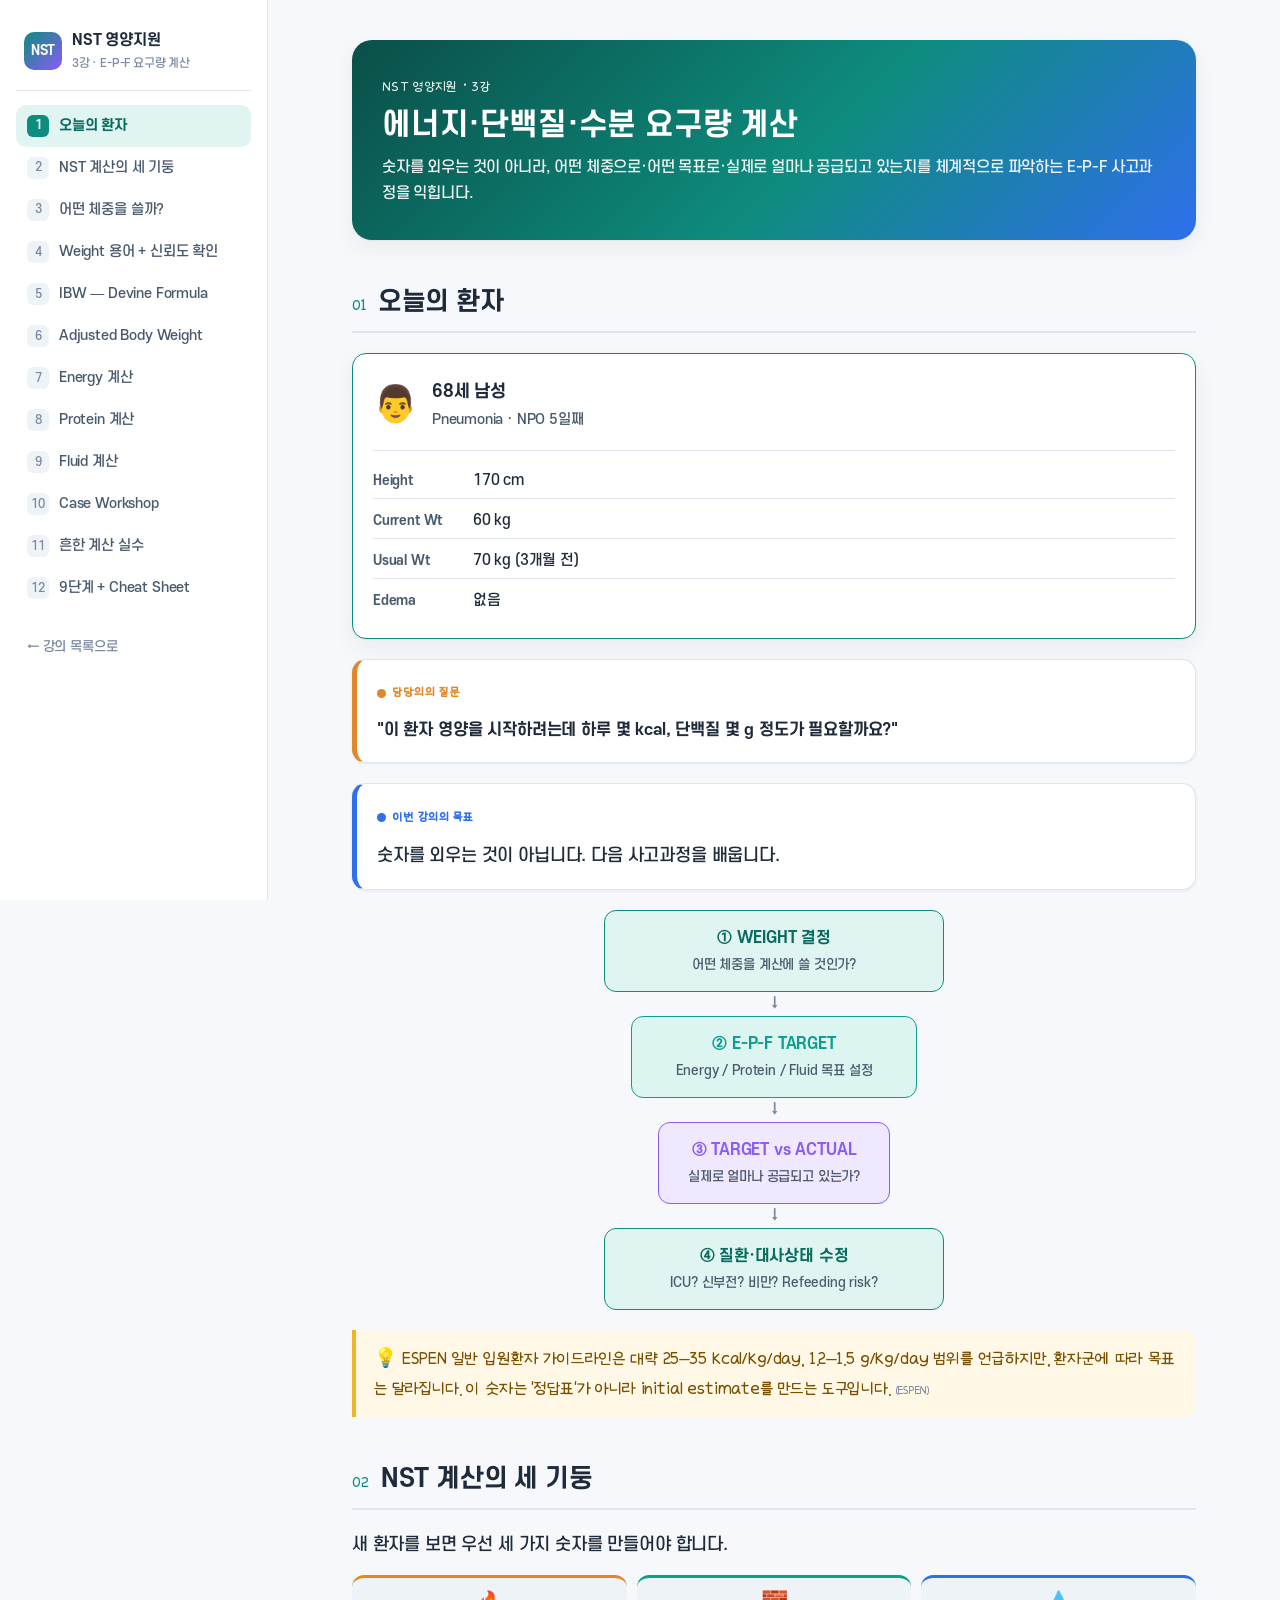
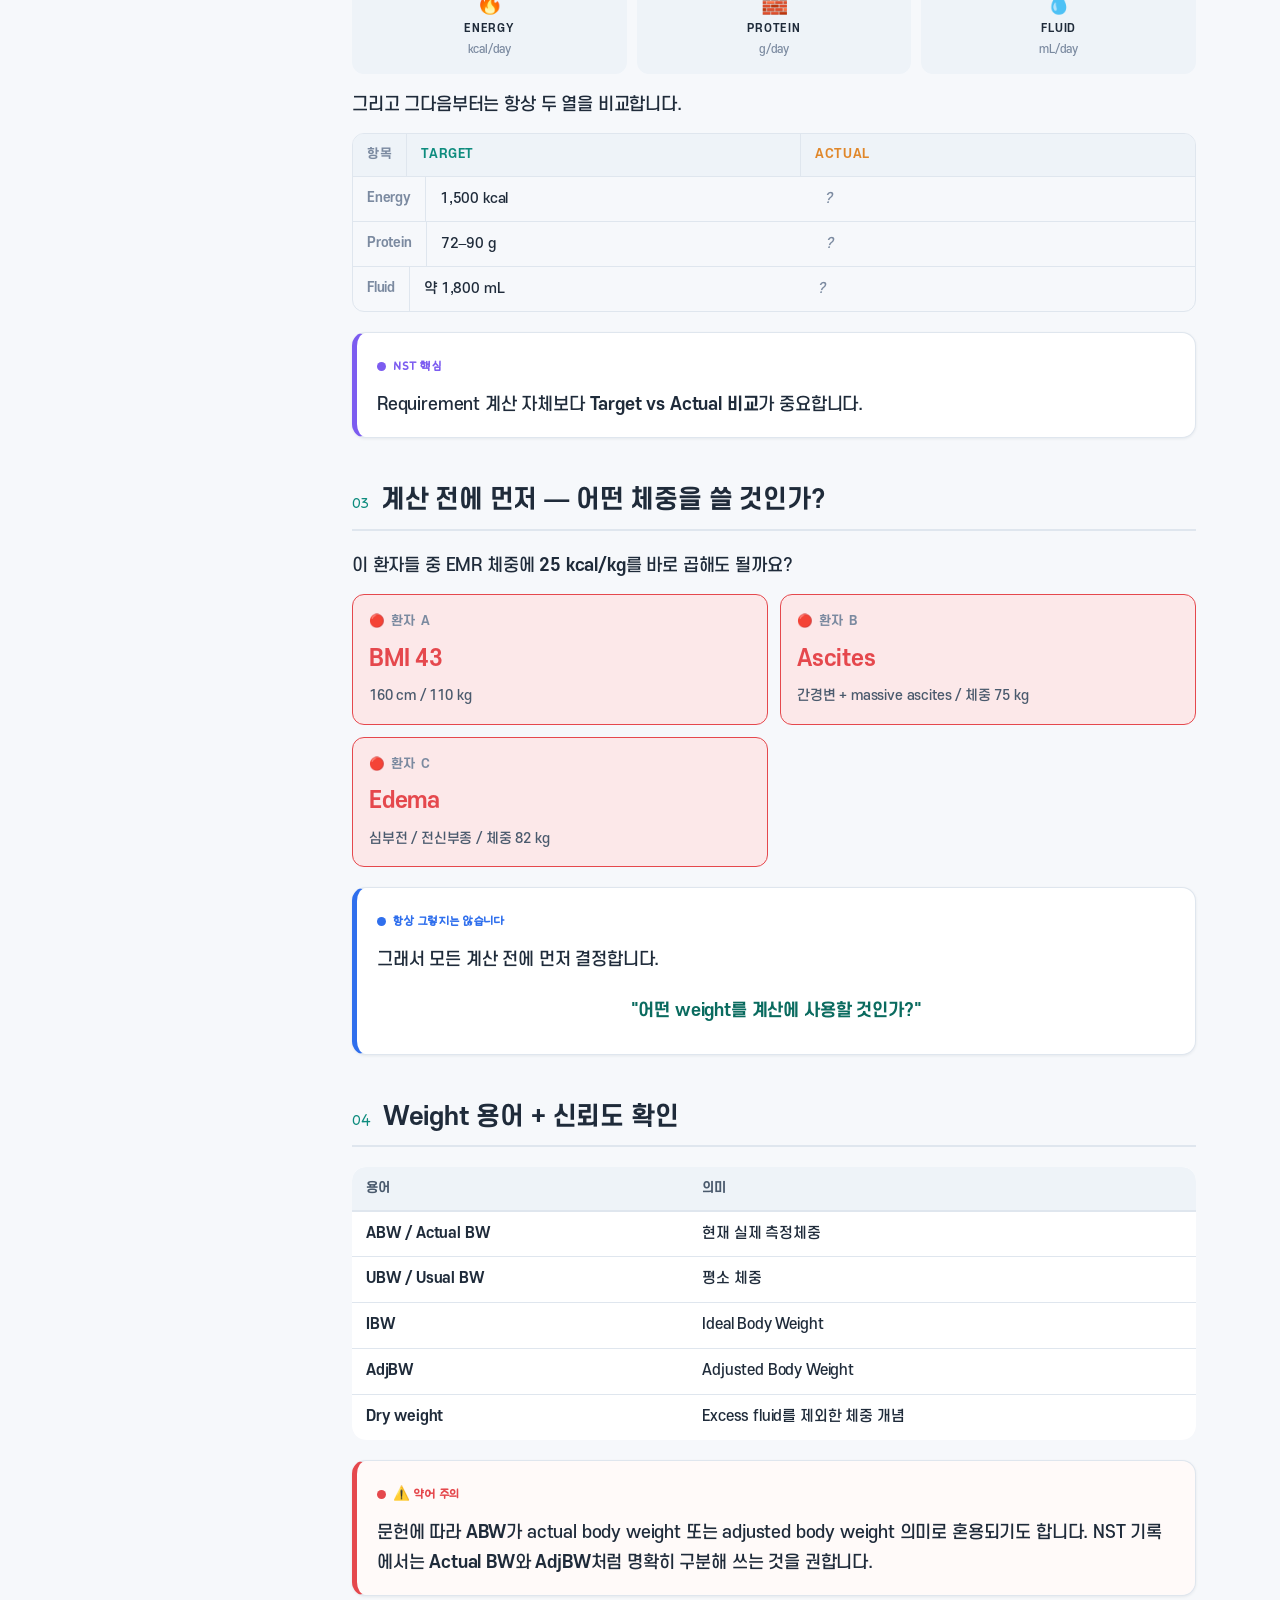
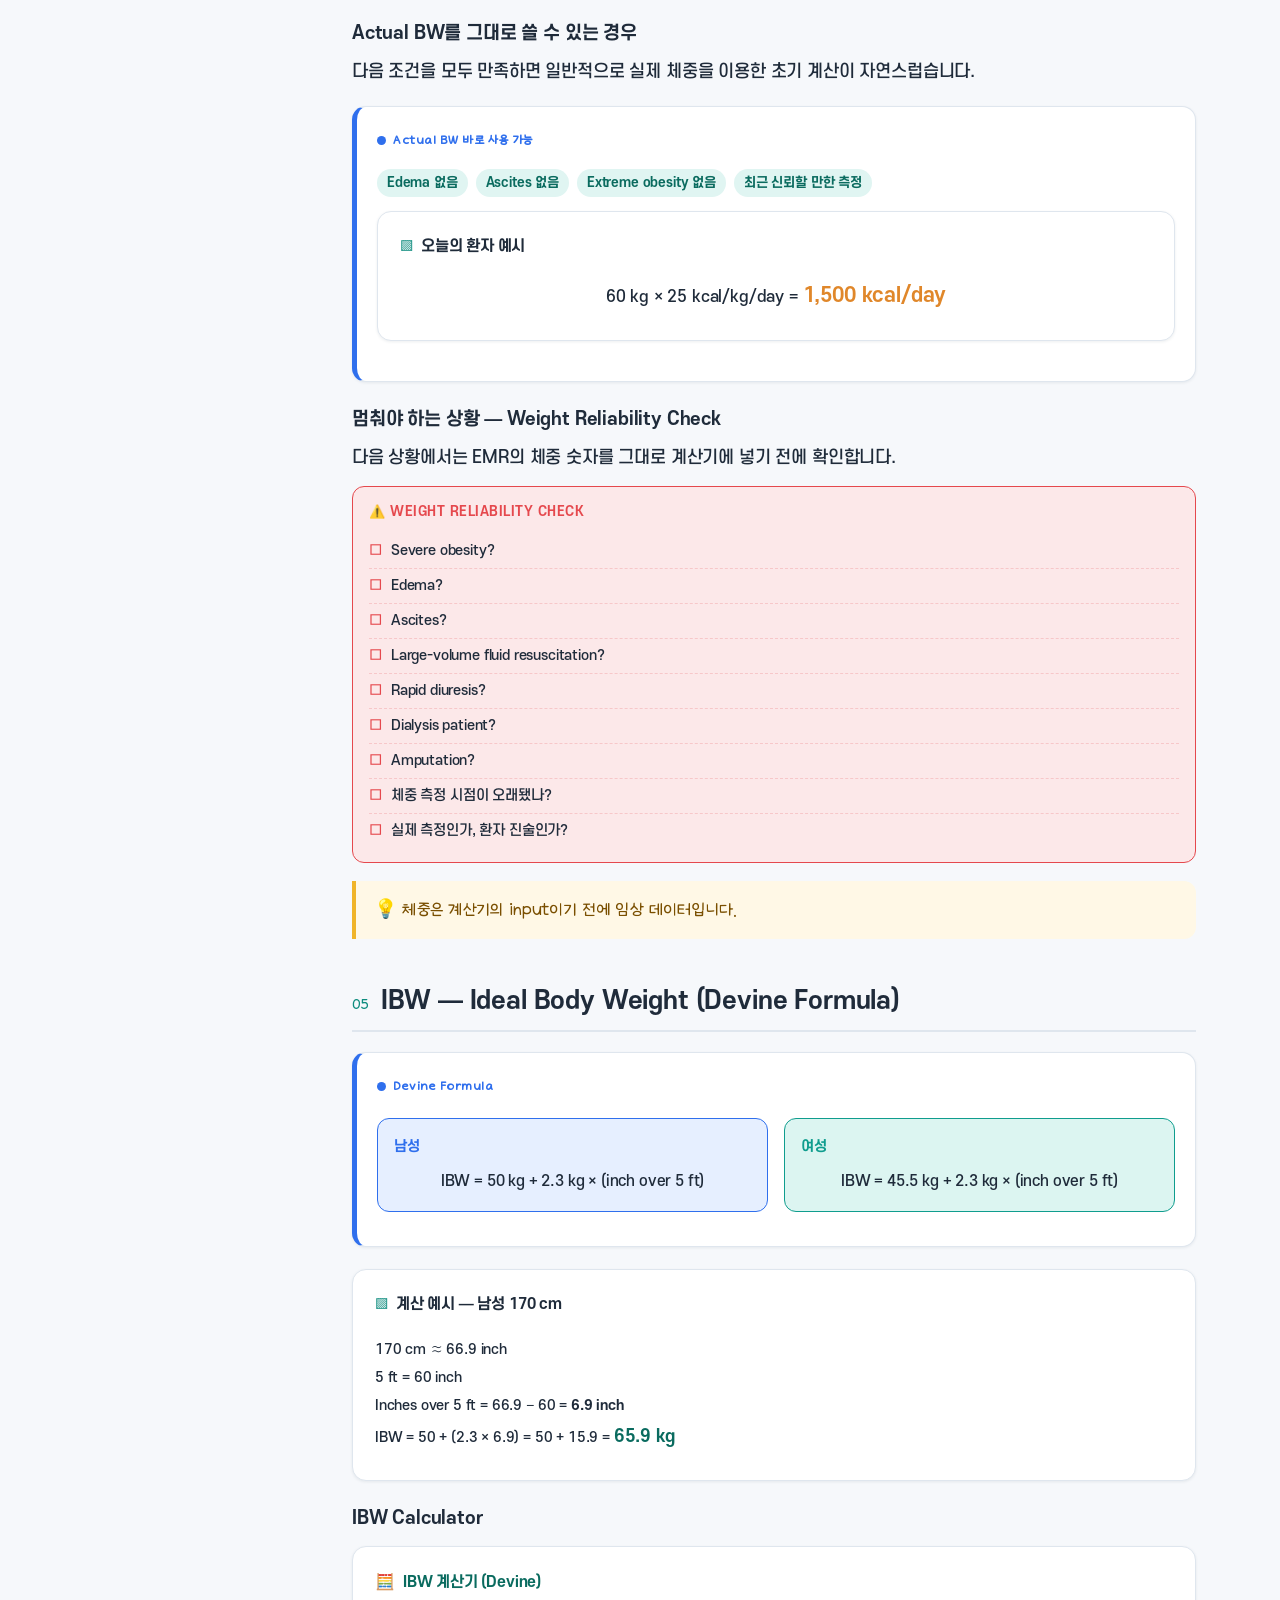
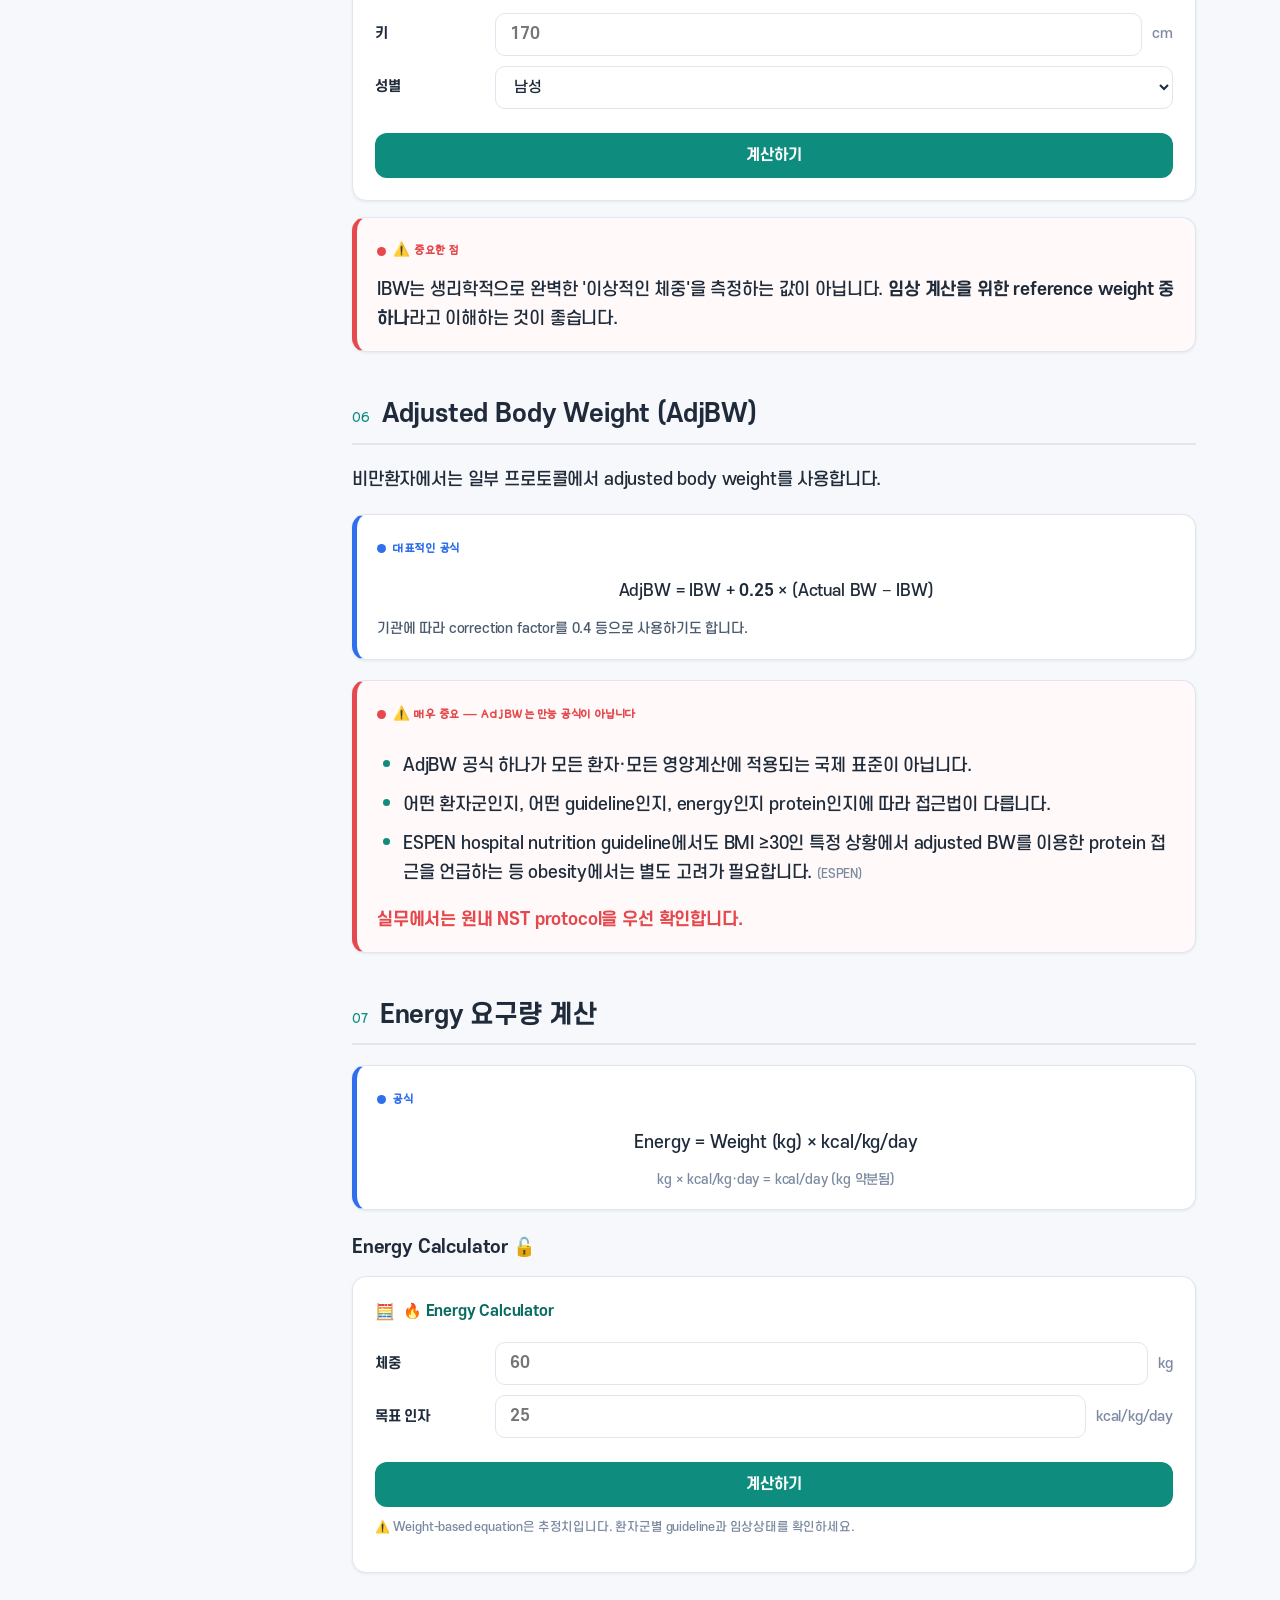
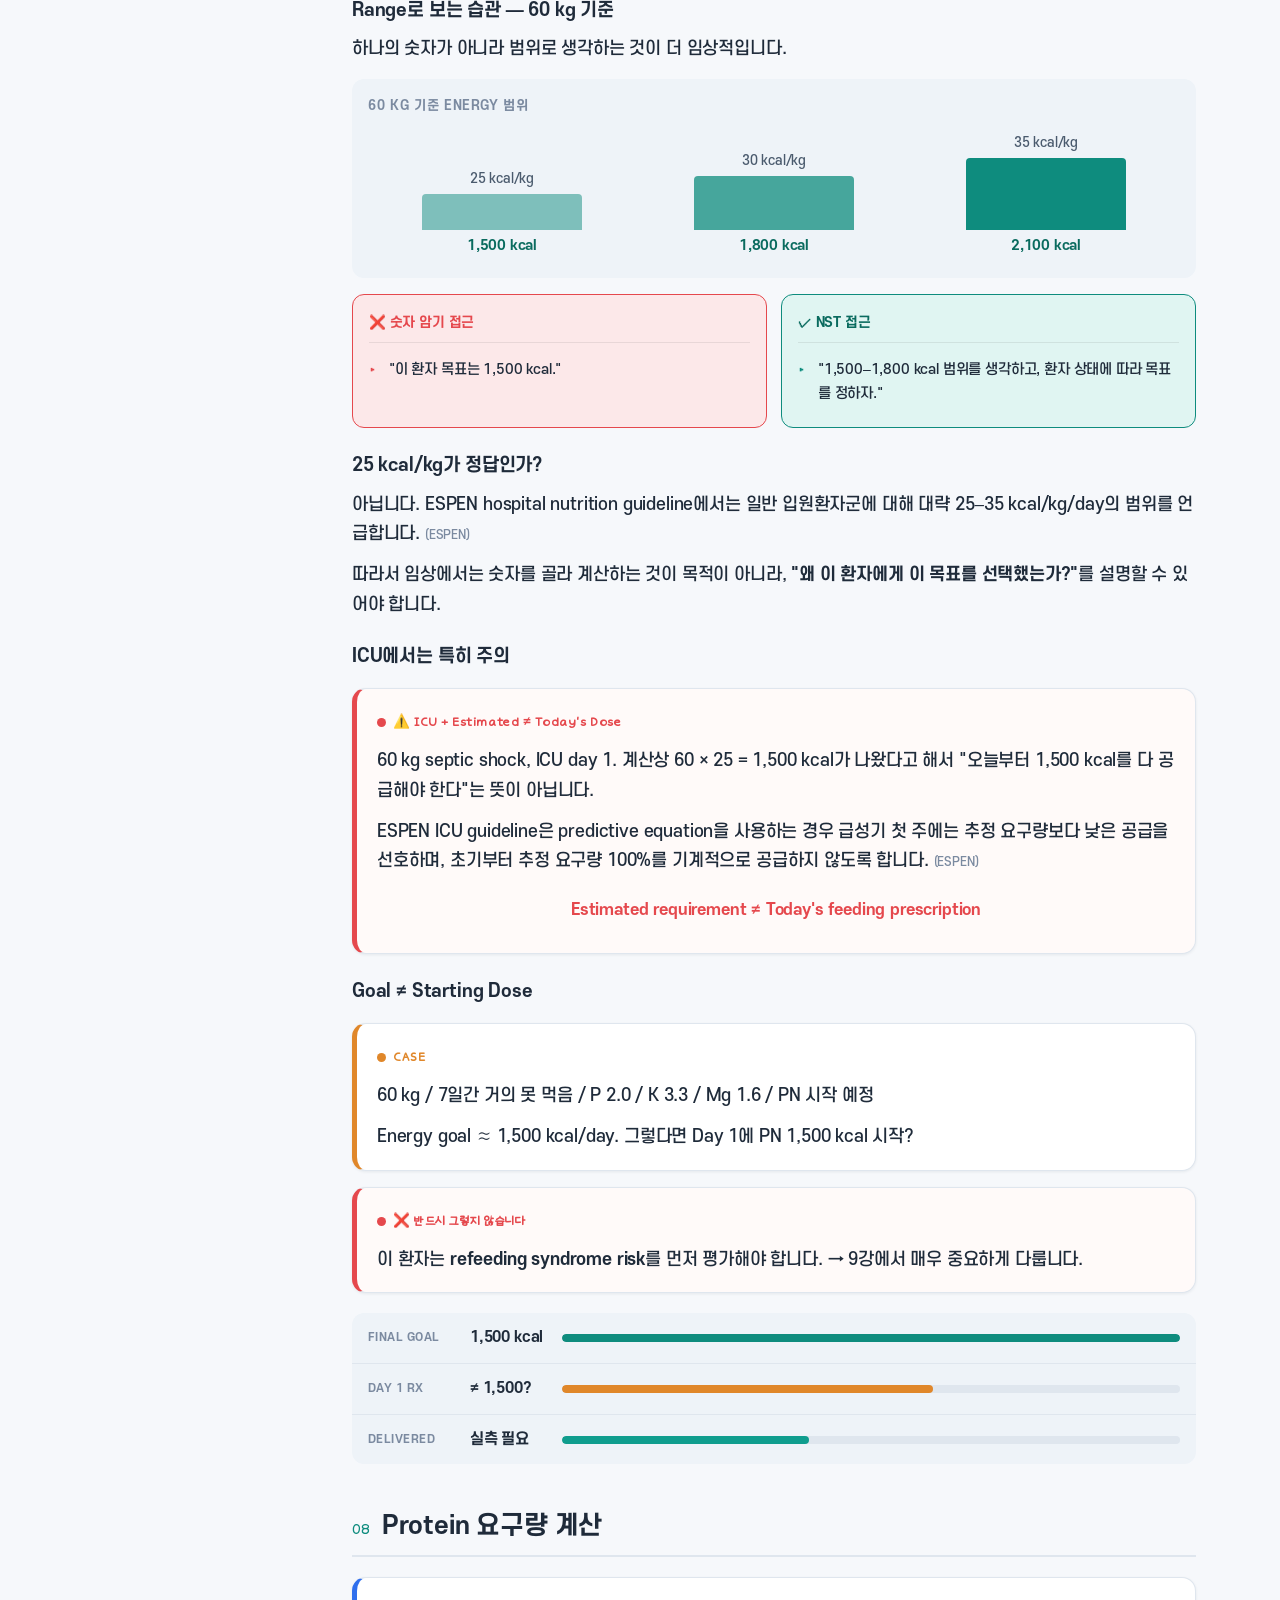
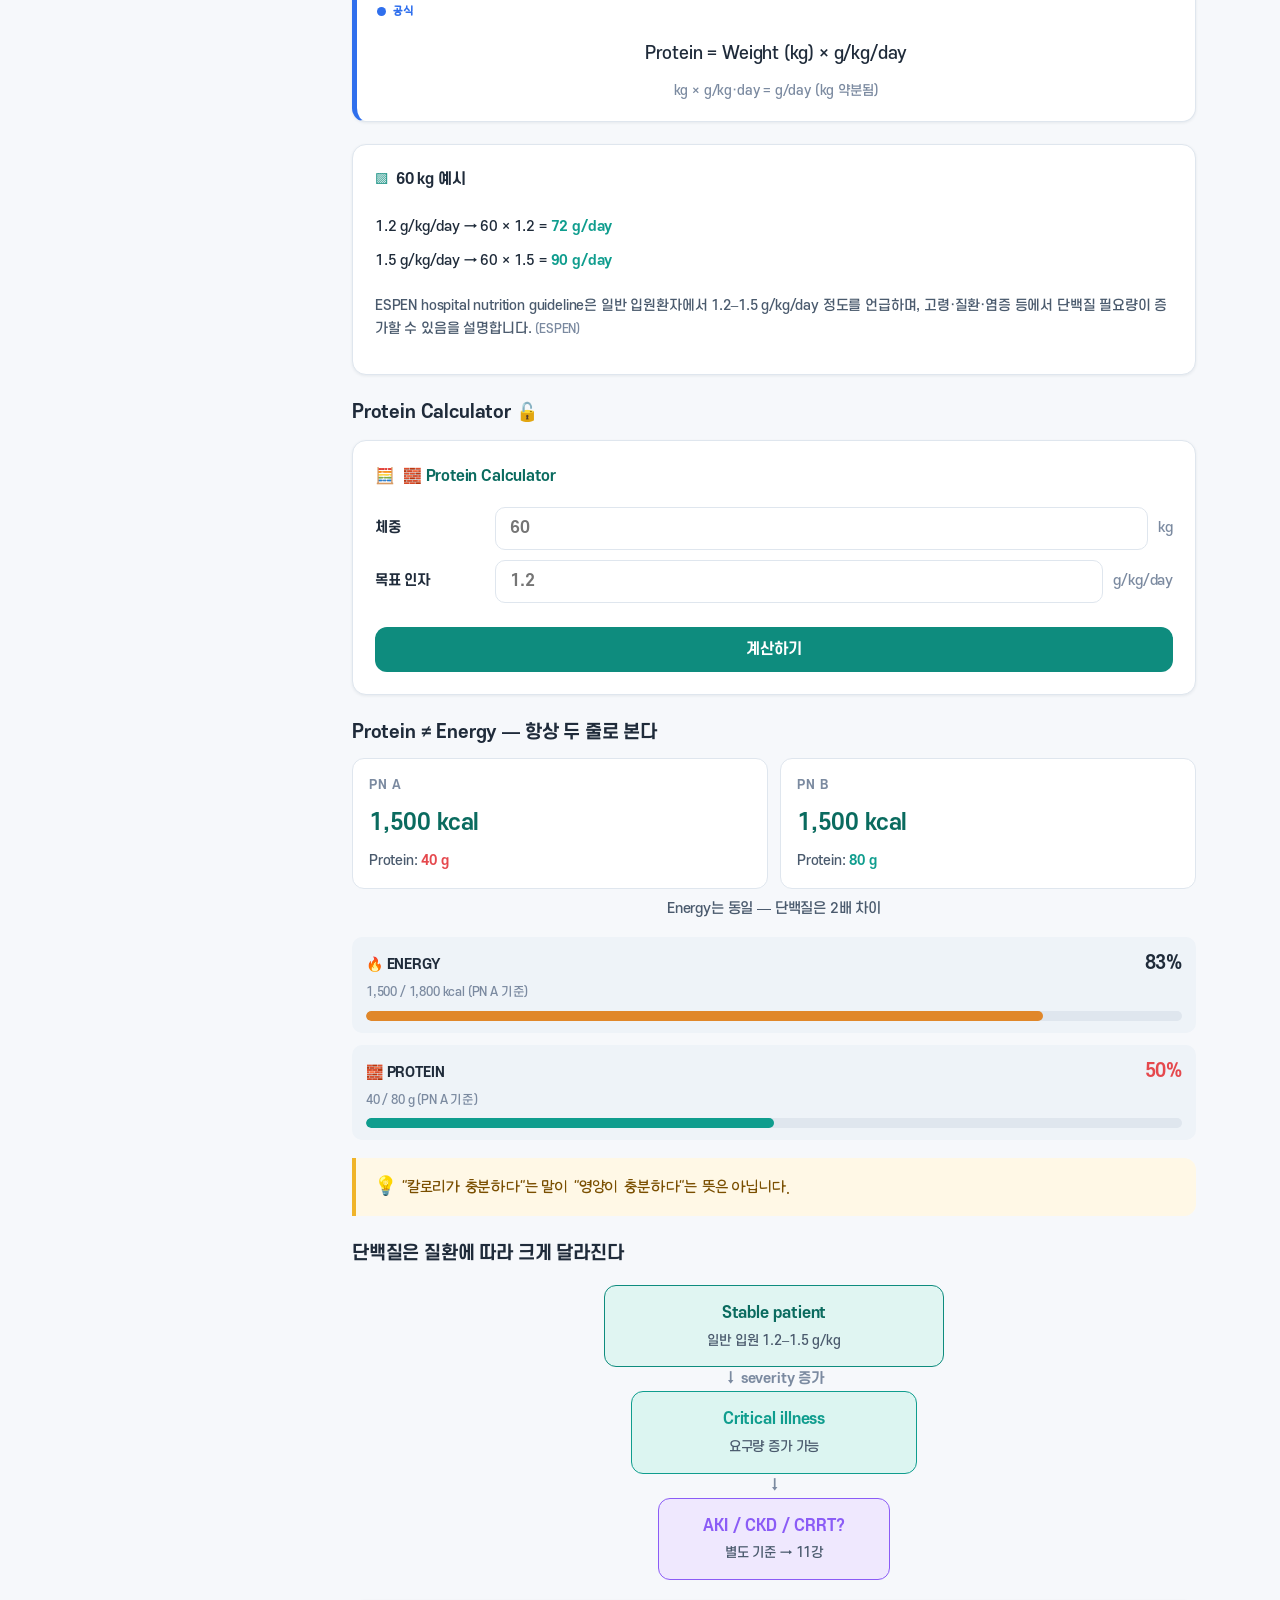
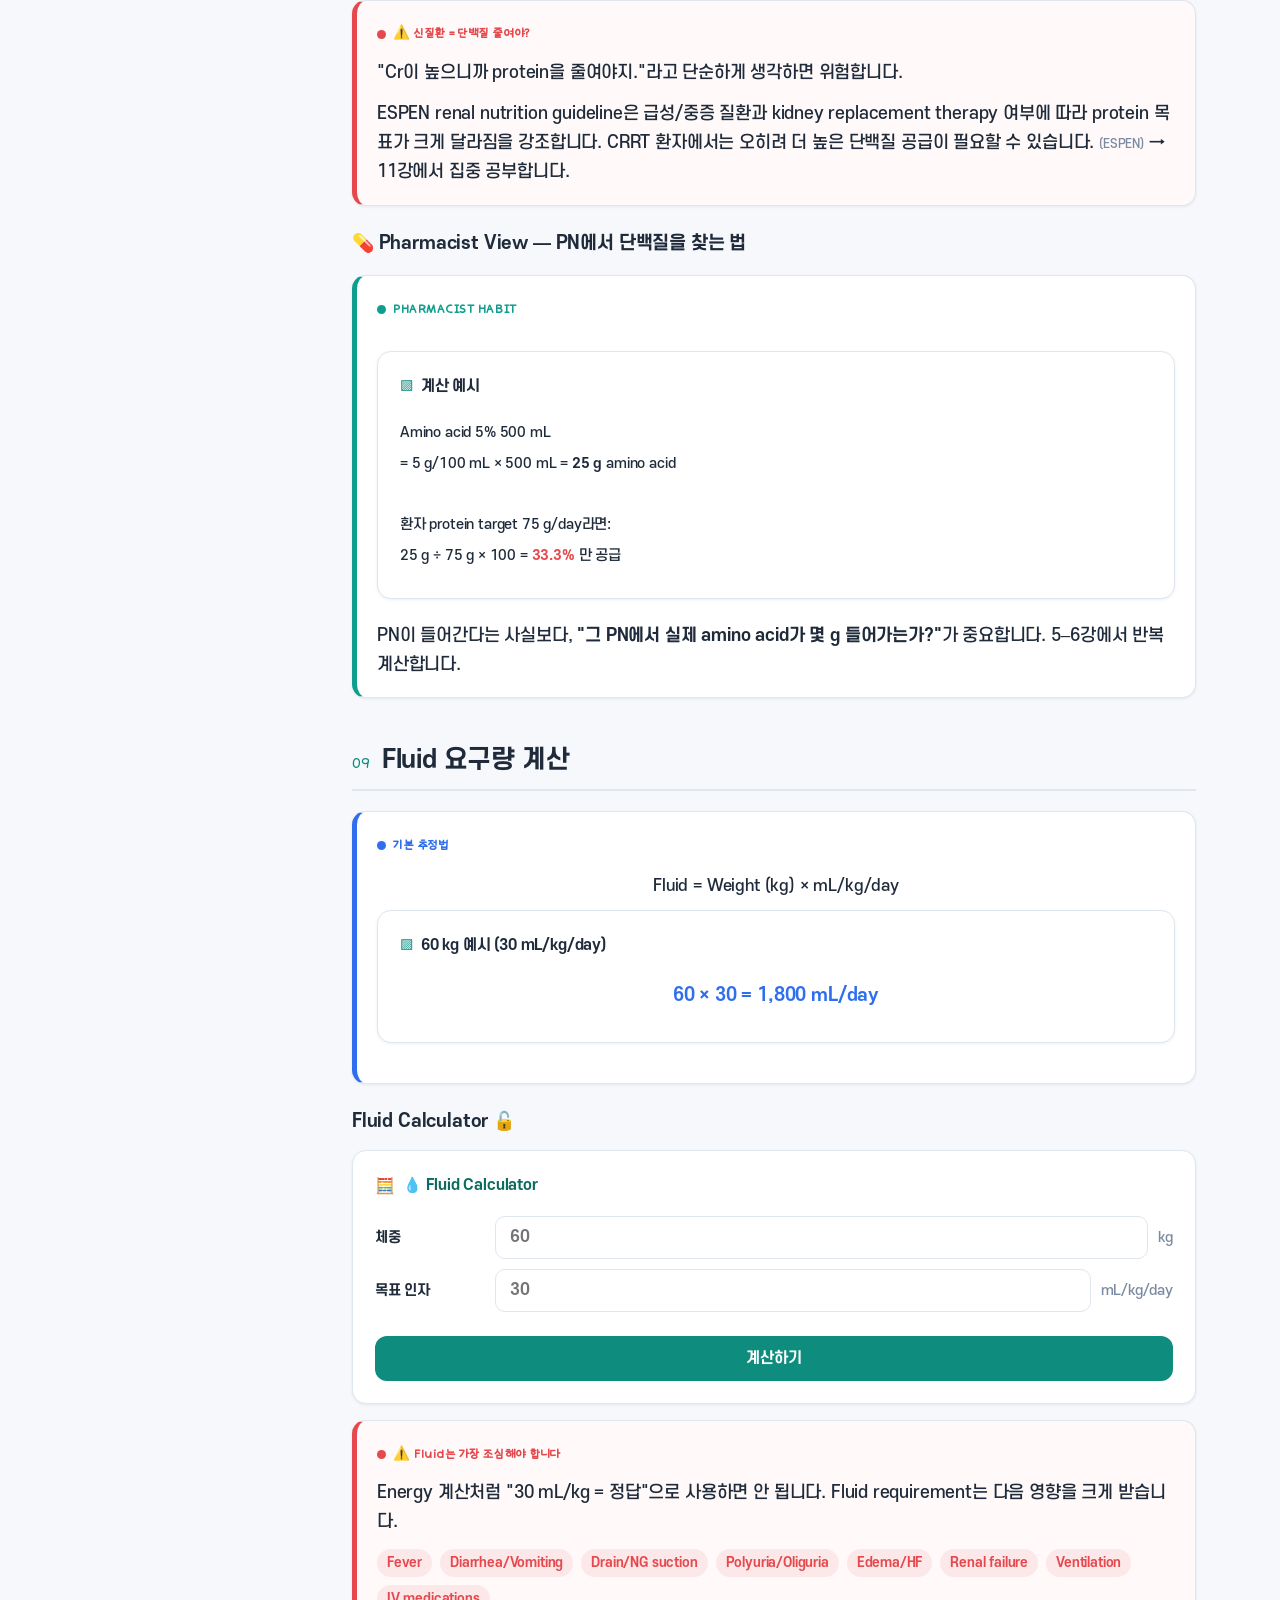
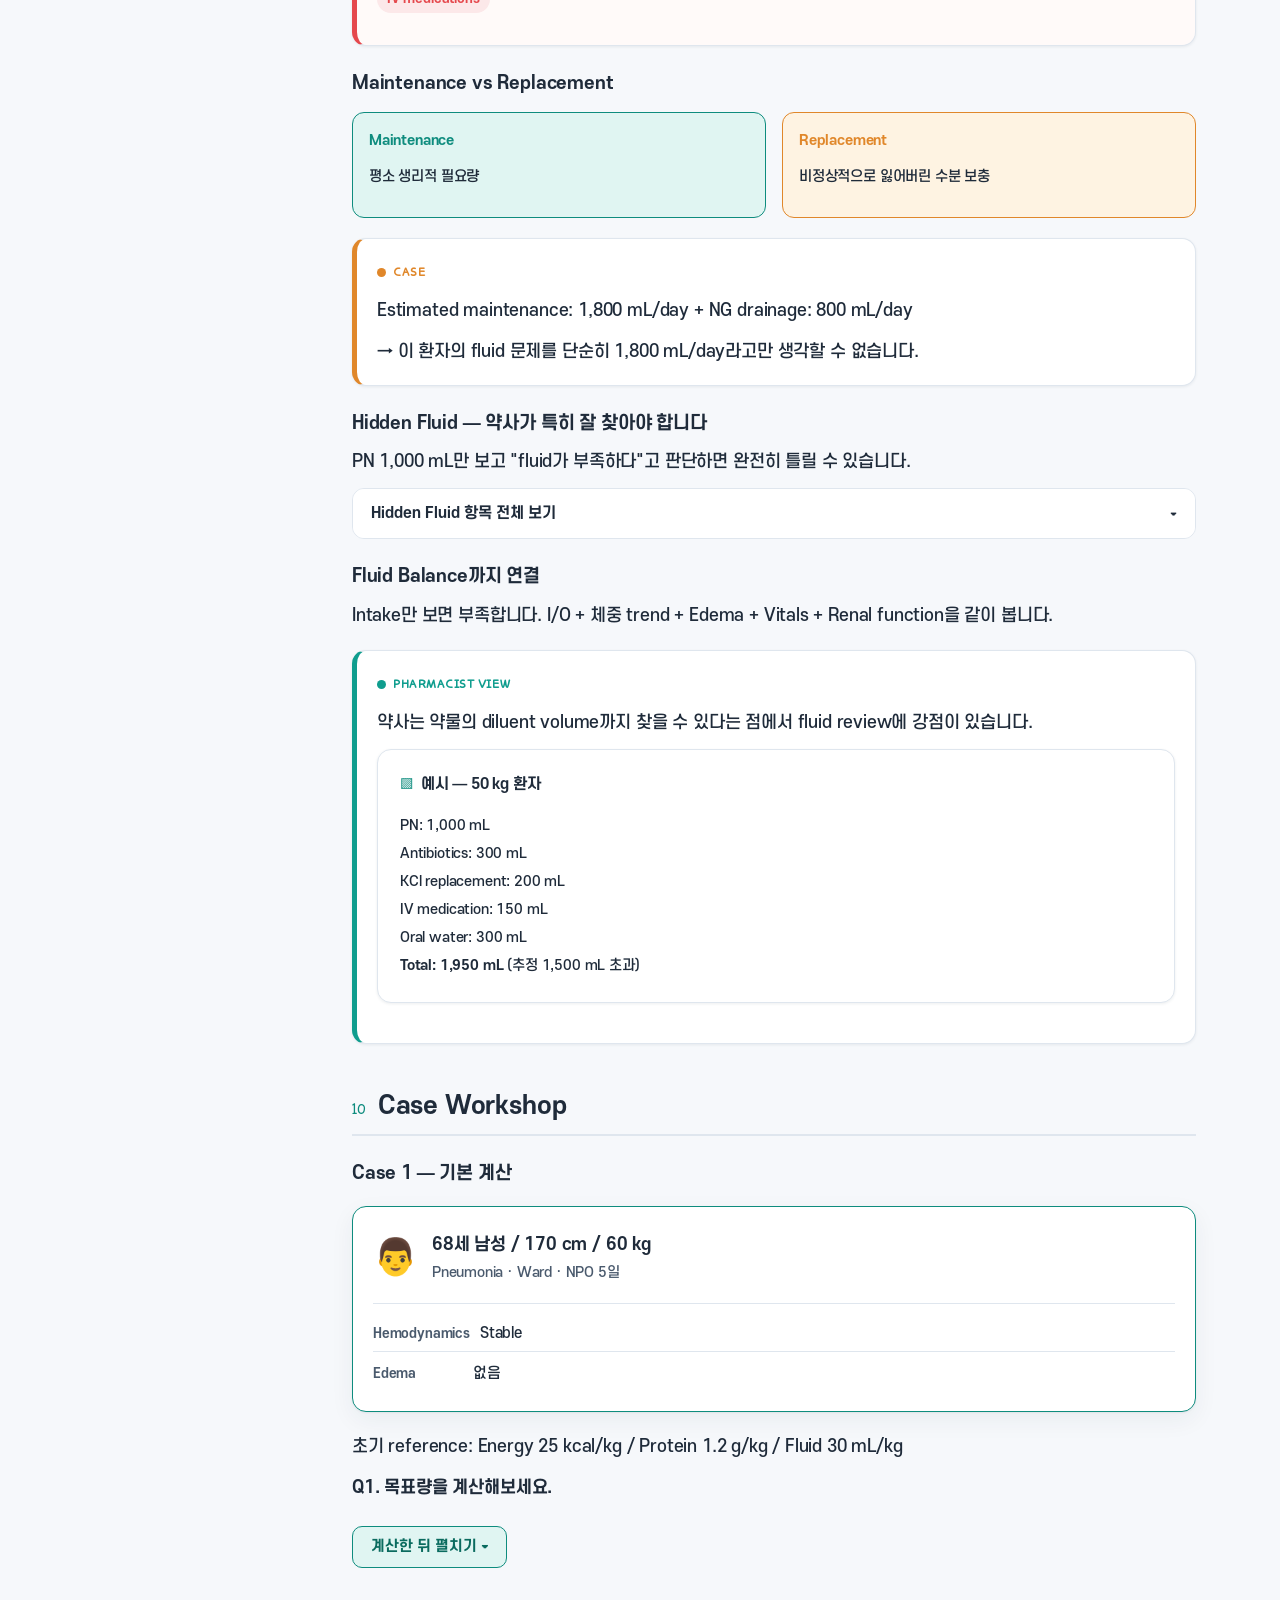
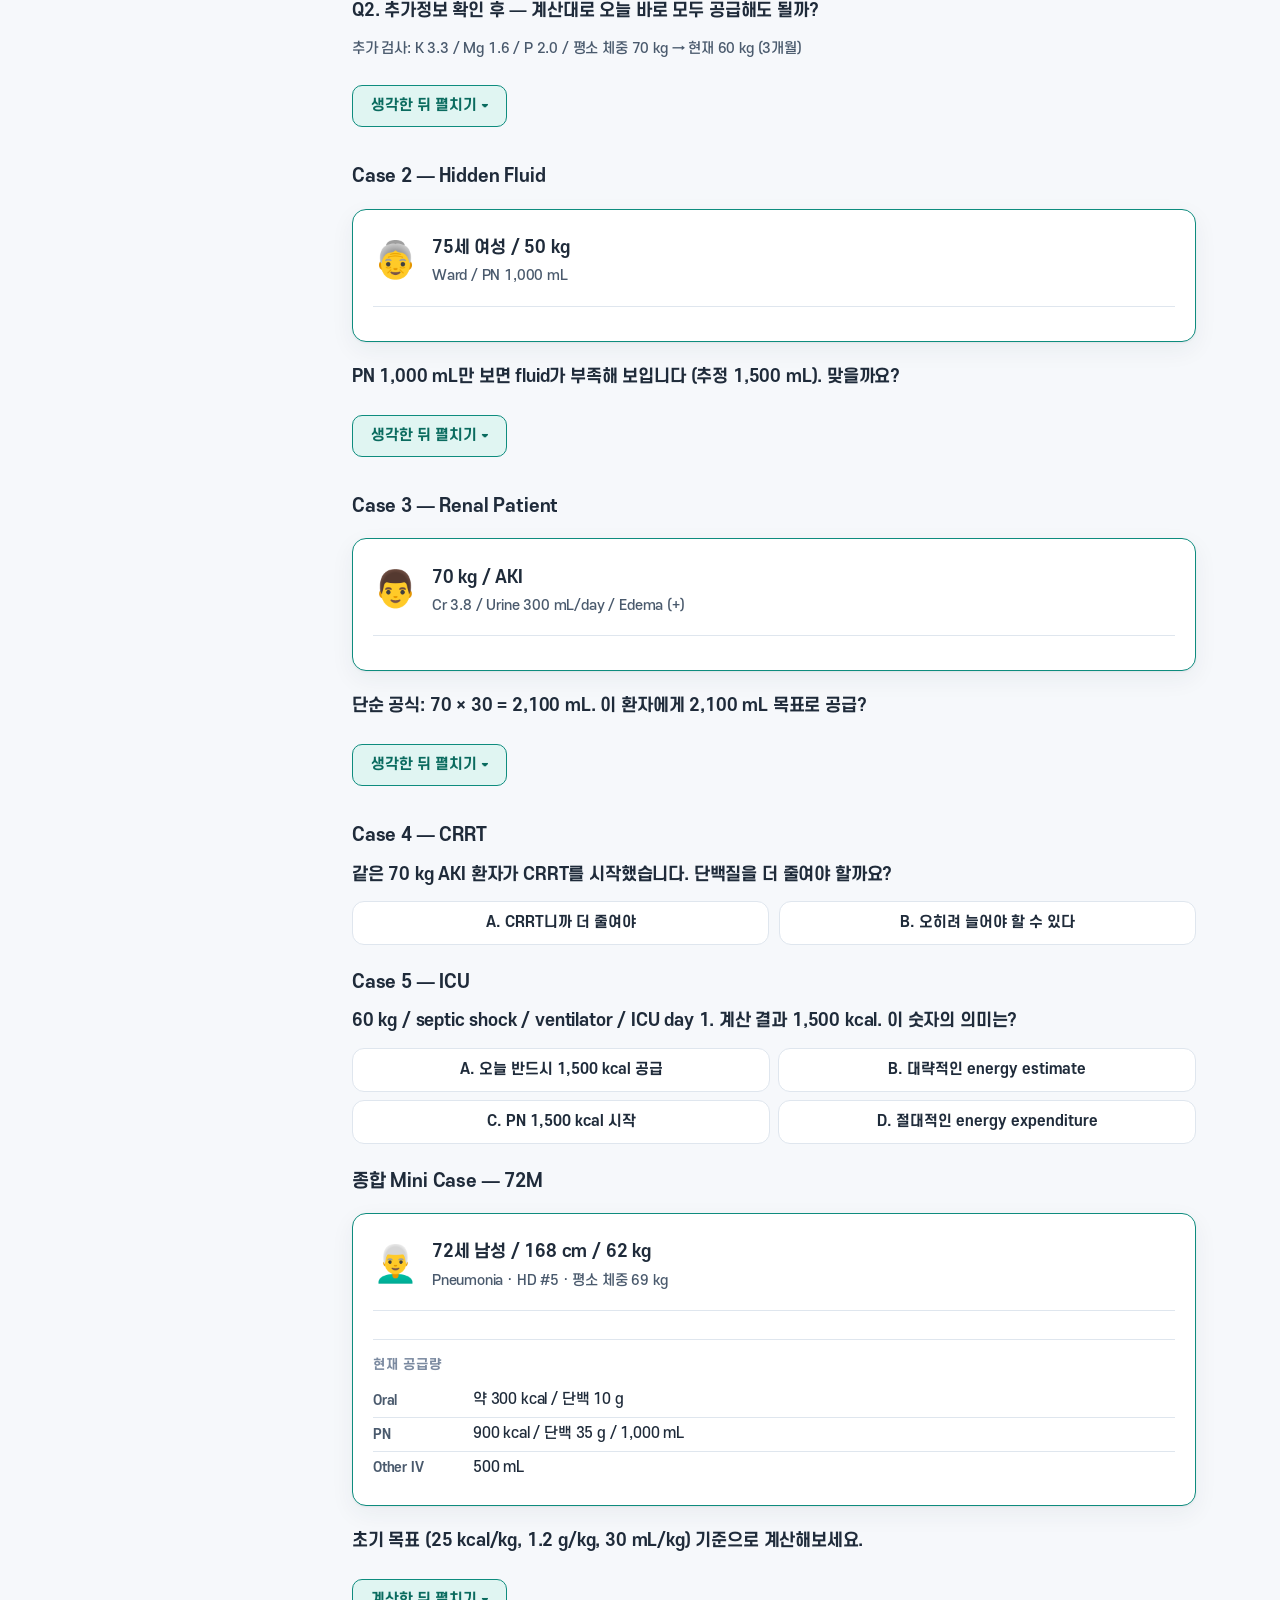
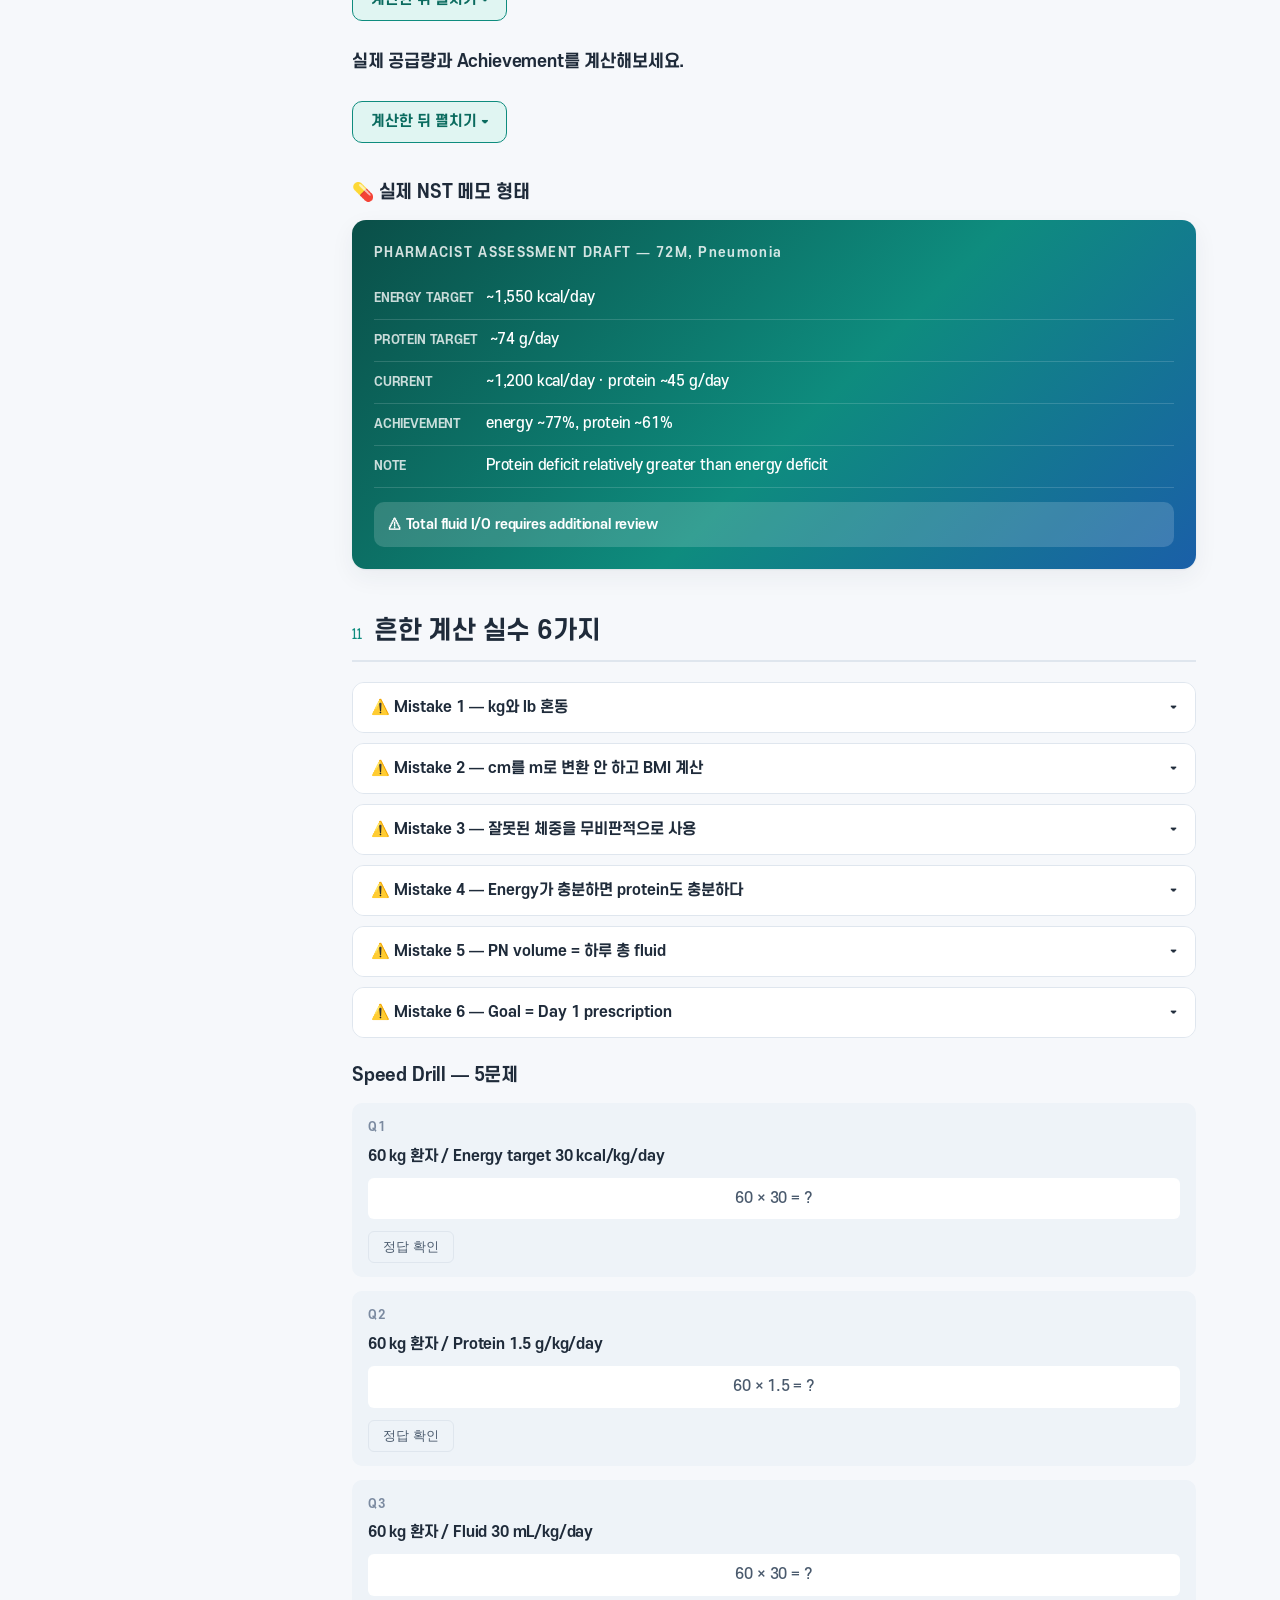
<file: lessons/lesson-03.html>
<!DOCTYPE html>
<html lang="ko">
<head>
  <meta charset="UTF-8" />
  <meta name="viewport" content="width=device-width, initial-scale=1.0" />
  <title>3강 · 에너지·단백질·수분 요구량 계산</title>
  <link rel="stylesheet" href="../assets/css/styles.css" />
</head>
<body>

  <div class="topbar">
    <button class="hamburger" aria-label="목차 열기" aria-expanded="false"><span></span></button>
    <div class="topbar__title">3강 · E-P-F 요구량 계산</div>
  </div>
  <div class="scrim" aria-hidden="true"></div>

  <div class="app">
    <aside class="sidebar" aria-label="강의 목차">
      <div class="sidebar__brand">
        <div class="sidebar__logo">NST</div>
        <div class="sidebar__title">NST 영양지원
          <small>3강 · E-P-F 요구량 계산</small>
        </div>
      </div>
      <nav>
        <ul class="toc">
          <li><a href="#intro"><span class="num">1</span> 오늘의 환자</a></li>
          <li><a href="#three-pillars"><span class="num">2</span> NST 계산의 세 기둥</a></li>
          <li><a href="#weight-choice"><span class="num">3</span> 어떤 체중을 쓸까?</a></li>
          <li><a href="#weight-terms"><span class="num">4</span> Weight 용어 + 신뢰도 확인</a></li>
          <li><a href="#ibw"><span class="num">5</span> IBW — Devine Formula</a></li>
          <li><a href="#adjbw"><span class="num">6</span> Adjusted Body Weight</a></li>
          <li><a href="#energy"><span class="num">7</span> Energy 계산</a></li>
          <li><a href="#protein"><span class="num">8</span> Protein 계산</a></li>
          <li><a href="#fluid"><span class="num">9</span> Fluid 계산</a></li>
          <li><a href="#cases"><span class="num">10</span> Case Workshop</a></li>
          <li><a href="#mistakes"><span class="num">11</span> 흔한 계산 실수</a></li>
          <li><a href="#summary"><span class="num">12</span> 9단계 + Cheat Sheet</a></li>
        </ul>
      </nav>
      <a class="sidebar__back" href="../index.html">← 강의 목록으로</a>
    </aside>

    <div class="content">
      <div class="wrap">

        <header class="lesson-hero">
          <div class="kicker">NST 영양지원 · 3강</div>
          <h1>에너지·단백질·수분 요구량 계산</h1>
          <p>숫자를 외우는 것이 아니라, 어떤 체중으로·어떤 목표로·실제로 얼마나 공급되고 있는지를 체계적으로 파악하는 E-P-F 사고과정을 익힙니다.</p>
        </header>

        <!-- ===== SECTION 1: 오늘의 환자 ===== -->
        <section id="intro" class="section">
          <h2><span class="sec-no">01</span> 오늘의 환자</h2>

          <div class="patient-card">
            <div class="patient-card__header">
              <span class="patient-card__icon">👨</span>
              <div>
                <div class="patient-card__name">68세 남성</div>
                <div class="patient-card__dx">Pneumonia · NPO 5일째</div>
              </div>
            </div>
            <div class="patient-card__body">
              <div class="patient-card__row"><span class="label">Height</span>170 cm</div>
              <div class="patient-card__row"><span class="label">Current Wt</span>60 kg</div>
              <div class="patient-card__row"><span class="label">Usual Wt</span>70 kg (3개월 전)</div>
              <div class="patient-card__row"><span class="label">Edema</span>없음</div>
            </div>
          </div>

          <div class="card card--case">
            <div class="card__label"><span class="dot"></span>담당의의 질문</div>
            <p style="font-size:16px"><strong>"이 환자 영양을 시작하려는데 하루 몇 kcal, 단백질 몇 g 정도가 필요할까요?"</strong></p>
          </div>

          <div class="card card--key">
            <div class="card__label"><span class="dot"></span>이번 강의의 목표</div>
            <p>숫자를 외우는 것이 아닙니다. 다음 사고과정을 배웁니다.</p>
          </div>

          <div class="funnel">
            <div class="funnel-step funnel-step--1">
              <div class="funnel-step__label">① WEIGHT 결정</div>
              <div class="funnel-step__q">어떤 체중을 계산에 쓸 것인가?</div>
            </div>
            <div class="funnel-arrow">↓</div>
            <div class="funnel-step funnel-step--2">
              <div class="funnel-step__label">② E-P-F TARGET</div>
              <div class="funnel-step__q">Energy / Protein / Fluid 목표 설정</div>
            </div>
            <div class="funnel-arrow">↓</div>
            <div class="funnel-step funnel-step--3">
              <div class="funnel-step__label">③ TARGET vs ACTUAL</div>
              <div class="funnel-step__q">실제로 얼마나 공급되고 있는가?</div>
            </div>
            <div class="funnel-arrow">↓</div>
            <div class="funnel-step funnel-step--1">
              <div class="funnel-step__label">④ 질환·대사상태 수정</div>
              <div class="funnel-step__q">ICU? 신부전? 비만? Refeeding risk?</div>
            </div>
          </div>

          <div class="pearl">ESPEN 일반 입원환자 가이드라인은 대략 25–35 kcal/kg/day, 1.2–1.5 g/kg/day 범위를 언급하지만, 환자군에 따라 목표는 달라집니다. 이 숫자는 '정답표'가 아니라 initial estimate를 만드는 도구입니다. <cite class="ref">(ESPEN)</cite></div>
        </section>

        <!-- ===== SECTION 2: 세 기둥 ===== -->
        <section id="three-pillars" class="section">
          <h2><span class="sec-no">02</span> NST 계산의 세 기둥</h2>

          <p>새 환자를 보면 우선 세 가지 숫자를 만들어야 합니다.</p>

          <div class="epf-cards">
            <div class="epf-card epf-card--energy">
              <div class="epf-card__icon">🔥</div>
              <div class="epf-card__label">ENERGY</div>
              <div class="epf-card__unit">kcal/day</div>
            </div>
            <div class="epf-card epf-card--protein">
              <div class="epf-card__icon">🧱</div>
              <div class="epf-card__label">PROTEIN</div>
              <div class="epf-card__unit">g/day</div>
            </div>
            <div class="epf-card epf-card--fluid">
              <div class="epf-card__icon">💧</div>
              <div class="epf-card__label">FLUID</div>
              <div class="epf-card__unit">mL/day</div>
            </div>
          </div>

          <p>그리고 그다음부터는 항상 두 열을 비교합니다.</p>

          <div class="tva-grid">
            <div class="tva-grid__header">
              <div class="tva-grid__th tva-grid__th--label">항목</div>
              <div class="tva-grid__th tva-grid__th--target">TARGET</div>
              <div class="tva-grid__th tva-grid__th--actual">ACTUAL</div>
            </div>
            <div class="tva-grid__row">
              <div class="tva-grid__td tva-grid__td--label">Energy</div>
              <div class="tva-grid__td">1,500 kcal</div>
              <div class="tva-grid__td tva-grid__td--q">?</div>
            </div>
            <div class="tva-grid__row">
              <div class="tva-grid__td tva-grid__td--label">Protein</div>
              <div class="tva-grid__td">72–90 g</div>
              <div class="tva-grid__td tva-grid__td--q">?</div>
            </div>
            <div class="tva-grid__row">
              <div class="tva-grid__td tva-grid__td--label">Fluid</div>
              <div class="tva-grid__td">약 1,800 mL</div>
              <div class="tva-grid__td tva-grid__td--q">?</div>
            </div>
          </div>

          <div class="card card--nst">
            <div class="card__label"><span class="dot"></span>NST 핵심</div>
            <p>Requirement 계산 자체보다 <strong>Target vs Actual 비교</strong>가 중요합니다.</p>
          </div>
        </section>

        <!-- ===== SECTION 3: 어떤 체중? ===== -->
        <section id="weight-choice" class="section">
          <h2><span class="sec-no">03</span> 계산 전에 먼저 — 어떤 체중을 쓸 것인가?</h2>

          <p>이 환자들 중 EMR 체중에 <strong>25 kcal/kg</strong>를 바로 곱해도 될까요?</p>

          <div class="compare-grid">
            <div class="compare-card compare-card--concern">
              <div class="compare-card__label">🔴 환자 A</div>
              <div class="compare-card__main">BMI 43</div>
              <div class="compare-card__sub">160 cm / 110 kg</div>
            </div>
            <div class="compare-card compare-card--concern">
              <div class="compare-card__label">🔴 환자 B</div>
              <div class="compare-card__main">Ascites</div>
              <div class="compare-card__sub">간경변 + massive ascites / 체중 75 kg</div>
            </div>
            <div class="compare-card compare-card--concern">
              <div class="compare-card__label">🔴 환자 C</div>
              <div class="compare-card__main">Edema</div>
              <div class="compare-card__sub">심부전 / 전신부종 / 체중 82 kg</div>
            </div>
          </div>

          <div class="card card--key">
            <div class="card__label"><span class="dot"></span>항상 그렇지는 않습니다</div>
            <p>그래서 모든 계산 전에 먼저 결정합니다.</p>
            <p style="font-size:17px;text-align:center;font-weight:700;color:var(--brand-dark);padding:10px 0">"어떤 weight를 계산에 사용할 것인가?"</p>
          </div>
        </section>

        <!-- ===== SECTION 4: Weight 용어 ===== -->
        <section id="weight-terms" class="section">
          <h2><span class="sec-no">04</span> Weight 용어 + 신뢰도 확인</h2>

          <div class="table-wrap">
            <table class="lab-table">
              <thead>
                <tr><th>용어</th><th>의미</th></tr>
              </thead>
              <tbody>
                <tr><td><strong>ABW / Actual BW</strong></td><td>현재 실제 측정체중</td></tr>
                <tr><td><strong>UBW / Usual BW</strong></td><td>평소 체중</td></tr>
                <tr><td><strong>IBW</strong></td><td>Ideal Body Weight</td></tr>
                <tr><td><strong>AdjBW</strong></td><td>Adjusted Body Weight</td></tr>
                <tr><td><strong>Dry weight</strong></td><td>Excess fluid를 제외한 체중 개념</td></tr>
              </tbody>
            </table>
          </div>

          <div class="card card--caution">
            <div class="card__label"><span class="dot"></span>⚠️ 약어 주의</div>
            <p>문헌에 따라 <strong>ABW</strong>가 actual body weight 또는 adjusted body weight 의미로 혼용되기도 합니다. NST 기록에서는 <strong>Actual BW</strong>와 <strong>AdjBW</strong>처럼 명확히 구분해 쓰는 것을 권합니다.</p>
          </div>

          <h3>Actual BW를 그대로 쓸 수 있는 경우</h3>
          <p>다음 조건을 모두 만족하면 일반적으로 실제 체중을 이용한 초기 계산이 자연스럽습니다.</p>

          <div class="card card--key">
            <div class="card__label"><span class="dot"></span>Actual BW 바로 사용 가능</div>
            <div class="legend" style="margin-top:8px">
              <span class="chip chip--brand">Edema 없음</span>
              <span class="chip chip--brand">Ascites 없음</span>
              <span class="chip chip--brand">Extreme obesity 없음</span>
              <span class="chip chip--brand">최근 신뢰할 만한 측정</span>
            </div>
            <div class="figure" style="margin-top:12px">
              <div class="figure__title">오늘의 환자 예시</div>
              <div style="text-align:center;font-size:16px;line-height:2.2">
                60 kg × 25 kcal/kg/day = <strong style="color:var(--nst-energy);font-size:20px">1,500 kcal/day</strong>
              </div>
            </div>
          </div>

          <h3>멈춰야 하는 상황 — Weight Reliability Check</h3>
          <p>다음 상황에서는 EMR의 체중 숫자를 그대로 계산기에 넣기 전에 확인합니다.</p>

          <div class="weight-check">
            <div class="weight-check__title">⚠️ WEIGHT RELIABILITY CHECK</div>
            <ul>
              <li>Severe obesity?</li>
              <li>Edema?</li>
              <li>Ascites?</li>
              <li>Large-volume fluid resuscitation?</li>
              <li>Rapid diuresis?</li>
              <li>Dialysis patient?</li>
              <li>Amputation?</li>
              <li>체중 측정 시점이 오래됐나?</li>
              <li>실제 측정인가, 환자 진술인가?</li>
            </ul>
          </div>

          <div class="pearl">체중은 계산기의 input이기 전에 임상 데이터입니다.</div>
        </section>

        <!-- ===== SECTION 5: IBW ===== -->
        <section id="ibw" class="section">
          <h2><span class="sec-no">05</span> IBW — Ideal Body Weight (Devine Formula)</h2>

          <div class="card card--key">
            <div class="card__label"><span class="dot"></span>Devine Formula</div>
            <div class="twopanel" style="margin-top:12px">
              <div class="panel" style="background:var(--nst-fluid-soft);border-color:var(--nst-fluid)">
                <h5 style="color:var(--nst-fluid)">남성</h5>
                <div style="font-size:15px;text-align:center">IBW = 50 kg + 2.3 kg × (inch over 5 ft)</div>
              </div>
              <div class="panel" style="background:var(--nst-protein-soft);border-color:var(--nst-protein)">
                <h5 style="color:var(--nst-protein)">여성</h5>
                <div style="font-size:15px;text-align:center">IBW = 45.5 kg + 2.3 kg × (inch over 5 ft)</div>
              </div>
            </div>
          </div>

          <div class="figure">
            <div class="figure__title">계산 예시 — 남성 170 cm</div>
            <div style="font-size:14px;line-height:2;padding:4px 0">
              170 cm ≈ 66.9 inch<br>
              5 ft = 60 inch<br>
              Inches over 5 ft = 66.9 − 60 = <strong>6.9 inch</strong><br>
              IBW = 50 + (2.3 × 6.9) = 50 + 15.9 = <strong style="color:var(--brand-dark);font-size:17px">65.9 kg</strong>
            </div>
          </div>

          <h3>IBW Calculator</h3>

          <div class="calculator" id="ibw-calc">
            <div class="calculator__title">IBW 계산기 (Devine)</div>
            <div class="calc-row">
              <label>키</label>
              <input class="calc-input" type="number" data-field="height" placeholder="170" min="140" max="220" />
              <span class="calc-unit">cm</span>
            </div>
            <div class="calc-row">
              <label>성별</label>
              <select class="calc-select" data-field="sex">
                <option value="M">남성</option>
                <option value="F">여성</option>
              </select>
            </div>
            <button class="calc-btn">계산하기</button>
            <div class="calc-result" hidden></div>
          </div>

          <div class="card card--caution" style="margin-top:16px">
            <div class="card__label"><span class="dot"></span>⚠️ 중요한 점</div>
            <p>IBW는 생리학적으로 완벽한 '이상적인 체중'을 측정하는 값이 아닙니다. <strong>임상 계산을 위한 reference weight 중 하나</strong>라고 이해하는 것이 좋습니다.</p>
          </div>
        </section>

        <!-- ===== SECTION 6: AdjBW ===== -->
        <section id="adjbw" class="section">
          <h2><span class="sec-no">06</span> Adjusted Body Weight (AdjBW)</h2>

          <p>비만환자에서는 일부 프로토콜에서 adjusted body weight를 사용합니다.</p>

          <div class="card card--key">
            <div class="card__label"><span class="dot"></span>대표적인 공식</div>
            <p style="text-align:center;font-size:16px;margin:10px 0">
              AdjBW = IBW + <strong>0.25</strong> × (Actual BW − IBW)
            </p>
            <p style="font-size:13.5px;color:var(--ink-soft)">기관에 따라 correction factor를 0.4 등으로 사용하기도 합니다.</p>
          </div>

          <div class="card card--caution">
            <div class="card__label"><span class="dot"></span>⚠️ 매우 중요 — AdjBW는 만능 공식이 아닙니다</div>
            <ul class="clean">
              <li>AdjBW 공식 하나가 모든 환자·모든 영양계산에 적용되는 국제 표준이 아닙니다.</li>
              <li>어떤 환자군인지, 어떤 guideline인지, energy인지 protein인지에 따라 접근법이 다릅니다.</li>
              <li>ESPEN hospital nutrition guideline에서도 BMI ≥30인 특정 상황에서 adjusted BW를 이용한 protein 접근을 언급하는 등 obesity에서는 별도 고려가 필요합니다. <cite class="ref">(ESPEN)</cite></li>
            </ul>
            <p style="font-weight:700;color:var(--nst-alert)">실무에서는 원내 NST protocol을 우선 확인합니다.</p>
          </div>
        </section>

        <!-- ===== SECTION 7: ENERGY ===== -->
        <section id="energy" class="section">
          <h2><span class="sec-no">07</span> Energy 요구량 계산</h2>

          <div class="card card--key">
            <div class="card__label"><span class="dot"></span>공식</div>
            <p style="text-align:center;font-size:17px;margin:8px 0">
              Energy = Weight (kg) × kcal/kg/day
            </p>
            <p style="text-align:center;font-size:13px;color:var(--ink-faint)">kg × kcal/kg·day = kcal/day (kg 약분됨)</p>
          </div>

          <h3>Energy Calculator 🔓</h3>

          <div class="calculator" id="energy-calc">
            <div class="calculator__title">🔥 Energy Calculator</div>
            <div class="calc-row">
              <label>체중</label>
              <input class="calc-input" type="number" data-field="weight" placeholder="60" min="20" max="300" />
              <span class="calc-unit">kg</span>
            </div>
            <div class="calc-row">
              <label>목표 인자</label>
              <input class="calc-input" type="number" data-field="factor" placeholder="25" min="15" max="45" step="1" />
              <span class="calc-unit">kcal/kg/day</span>
            </div>
            <button class="calc-btn">계산하기</button>
            <div class="calc-result" hidden></div>
            <p style="font-size:12px;color:var(--ink-faint);margin-top:10px">⚠️ Weight-based equation은 추정치입니다. 환자군별 guideline과 임상상태를 확인하세요.</p>
          </div>

          <h3>Range로 보는 습관 — 60 kg 기준</h3>
          <p>하나의 숫자가 아니라 범위로 생각하는 것이 더 임상적입니다.</p>

          <div class="range-display" id="energy-range-60">
            <div class="range-display__title">60 kg 기준 Energy 범위</div>
            <div class="range-pts">
              <div class="range-pt">
                <div class="range-pt__factor">25 kcal/kg</div>
                <div class="range-pt__bar range-pt__bar--lo"></div>
                <div class="range-pt__kcal">1,500 kcal</div>
              </div>
              <div class="range-pt">
                <div class="range-pt__factor">30 kcal/kg</div>
                <div class="range-pt__bar range-pt__bar--mid"></div>
                <div class="range-pt__kcal">1,800 kcal</div>
              </div>
              <div class="range-pt">
                <div class="range-pt__factor">35 kcal/kg</div>
                <div class="range-pt__bar range-pt__bar--hi"></div>
                <div class="range-pt__kcal">2,100 kcal</div>
              </div>
            </div>
          </div>

          <div class="thinking-compare">
            <div class="thinking-box thinking-box--wrong">
              <div class="thinking-box__title">❌ 숫자 암기 접근</div>
              <div class="thinking-step">"이 환자 목표는 1,500 kcal."</div>
            </div>
            <div class="thinking-box thinking-box--nst">
              <div class="thinking-box__title">✓ NST 접근</div>
              <div class="thinking-step">"1,500–1,800 kcal 범위를 생각하고, 환자 상태에 따라 목표를 정하자."</div>
            </div>
          </div>

          <h3>25 kcal/kg가 정답인가?</h3>
          <p>아닙니다. ESPEN hospital nutrition guideline에서는 일반 입원환자군에 대해 대략 25–35 kcal/kg/day의 범위를 언급합니다. <cite class="ref">(ESPEN)</cite></p>
          <p>따라서 임상에서는 숫자를 골라 계산하는 것이 목적이 아니라, <strong>"왜 이 환자에게 이 목표를 선택했는가?"</strong>를 설명할 수 있어야 합니다.</p>

          <h3>ICU에서는 특히 주의</h3>
          <div class="card card--caution">
            <div class="card__label"><span class="dot"></span>⚠️ ICU + Estimated ≠ Today's Dose</div>
            <p>60 kg septic shock, ICU day 1. 계산상 60 × 25 = 1,500 kcal가 나왔다고 해서 "오늘부터 1,500 kcal를 다 공급해야 한다"는 뜻이 아닙니다.</p>
            <p>ESPEN ICU guideline은 predictive equation을 사용하는 경우 급성기 첫 주에는 추정 요구량보다 낮은 공급을 선호하며, 초기부터 추정 요구량 100%를 기계적으로 공급하지 않도록 합니다. <cite class="ref">(ESPEN)</cite></p>
            <p style="font-size:16px;font-weight:700;text-align:center;padding:10px 0;color:var(--nst-alert)">Estimated requirement ≠ Today's feeding prescription</p>
          </div>

          <h3>Goal ≠ Starting Dose</h3>
          <div class="card card--case">
            <div class="card__label"><span class="dot"></span>CASE</div>
            <p>60 kg / 7일간 거의 못 먹음 / P 2.0 / K 3.3 / Mg 1.6 / PN 시작 예정</p>
            <p>Energy goal ≈ 1,500 kcal/day. 그렇다면 Day 1에 PN 1,500 kcal 시작?</p>
          </div>
          <div class="card card--caution" style="margin-top:-4px">
            <div class="card__label"><span class="dot"></span>❌ 반드시 그렇지 않습니다</div>
            <p>이 환자는 <strong>refeeding syndrome risk</strong>를 먼저 평가해야 합니다. → 9강에서 매우 중요하게 다룹니다.</p>
          </div>

          <div class="req-stages">
            <div class="req-stage req-stage--estimated">
              <div class="req-stage__label">FINAL GOAL</div>
              <div class="req-stage__val">1,500 kcal</div>
              <div class="req-stage__bar"><div class="req-stage__fill" style="width:100%"></div></div>
            </div>
            <div class="req-stage req-stage--prescribed">
              <div class="req-stage__label">DAY 1 Rx</div>
              <div class="req-stage__val">≠ 1,500?</div>
              <div class="req-stage__bar"><div class="req-stage__fill" style="width:60%"></div></div>
            </div>
            <div class="req-stage req-stage--delivered">
              <div class="req-stage__label">DELIVERED</div>
              <div class="req-stage__val">실측 필요</div>
              <div class="req-stage__bar"><div class="req-stage__fill" style="width:40%"></div></div>
            </div>
          </div>
        </section>

        <!-- ===== SECTION 8: PROTEIN ===== -->
        <section id="protein" class="section">
          <h2><span class="sec-no">08</span> Protein 요구량 계산</h2>

          <div class="card card--key">
            <div class="card__label"><span class="dot"></span>공식</div>
            <p style="text-align:center;font-size:17px;margin:8px 0">
              Protein = Weight (kg) × g/kg/day
            </p>
            <p style="text-align:center;font-size:13px;color:var(--ink-faint)">kg × g/kg·day = g/day (kg 약분됨)</p>
          </div>

          <div class="figure">
            <div class="figure__title">60 kg 예시</div>
            <div style="font-size:14px;line-height:2.4;padding:4px 0">
              1.2 g/kg/day → 60 × 1.2 = <strong style="color:var(--nst-protein)">72 g/day</strong><br>
              1.5 g/kg/day → 60 × 1.5 = <strong style="color:var(--nst-protein)">90 g/day</strong>
            </div>
            <p style="font-size:13.5px;color:var(--ink-soft)">ESPEN hospital nutrition guideline은 일반 입원환자에서 1.2–1.5 g/kg/day 정도를 언급하며, 고령·질환·염증 등에서 단백질 필요량이 증가할 수 있음을 설명합니다. <cite class="ref">(ESPEN)</cite></p>
          </div>

          <h3>Protein Calculator 🔓</h3>

          <div class="calculator" id="protein-calc">
            <div class="calculator__title">🧱 Protein Calculator</div>
            <div class="calc-row">
              <label>체중</label>
              <input class="calc-input" type="number" data-field="weight" placeholder="60" min="20" max="300" />
              <span class="calc-unit">kg</span>
            </div>
            <div class="calc-row">
              <label>목표 인자</label>
              <input class="calc-input" type="number" data-field="factor" placeholder="1.2" min="0.5" max="3.0" step="0.1" />
              <span class="calc-unit">g/kg/day</span>
            </div>
            <button class="calc-btn">계산하기</button>
            <div class="calc-result" hidden></div>
          </div>

          <h3>Protein ≠ Energy — 항상 두 줄로 본다</h3>

          <div class="compare-grid" style="margin-bottom:0">
            <div class="compare-card">
              <div class="compare-card__label">PN A</div>
              <div class="compare-card__main">1,500 kcal</div>
              <div class="compare-card__sub">Protein: <strong style="color:var(--nst-alert)">40 g</strong></div>
            </div>
            <div class="compare-card">
              <div class="compare-card__label">PN B</div>
              <div class="compare-card__main">1,500 kcal</div>
              <div class="compare-card__sub">Protein: <strong style="color:var(--nst-protein)">80 g</strong></div>
            </div>
          </div>

          <p style="text-align:center;font-size:14px;color:var(--ink-soft);margin:8px 0">Energy는 동일 — 단백질은 2배 차이</p>

          <div class="dual-gauge" id="gauge-demo">
            <div class="gauge-row">
              <div class="gauge-row__header">
                <div class="gauge-row__label">🔥 ENERGY</div>
                <div class="gauge-row__pct" data-gauge-energy>83%</div>
              </div>
              <div class="gauge-row__sub">1,500 / 1,800 kcal (PN A 기준)</div>
              <div class="gauge-bar"><div class="gauge-fill gauge-fill--energy" style="width:83%"></div></div>
            </div>
            <div class="gauge-row">
              <div class="gauge-row__header">
                <div class="gauge-row__label">🧱 PROTEIN</div>
                <div class="gauge-row__pct gauge-row__pct--warn" data-gauge-protein>50%</div>
              </div>
              <div class="gauge-row__sub">40 / 80 g (PN A 기준)</div>
              <div class="gauge-bar"><div class="gauge-fill gauge-fill--protein" style="width:50%"></div></div>
            </div>
          </div>

          <div class="pearl">"칼로리가 충분하다"는 말이 "영양이 충분하다"는 뜻은 아닙니다.</div>

          <h3>단백질은 질환에 따라 크게 달라진다</h3>

          <div class="funnel">
            <div class="funnel-step funnel-step--1">
              <div class="funnel-step__label">Stable patient</div>
              <div class="funnel-step__q">일반 입원 1.2–1.5 g/kg</div>
            </div>
            <div class="funnel-arrow">↓ severity 증가</div>
            <div class="funnel-step funnel-step--2">
              <div class="funnel-step__label">Critical illness</div>
              <div class="funnel-step__q">요구량 증가 가능</div>
            </div>
            <div class="funnel-arrow">↓</div>
            <div class="funnel-step funnel-step--3">
              <div class="funnel-step__label">AKI / CKD / CRRT?</div>
              <div class="funnel-step__q">별도 기준 → 11강</div>
            </div>
          </div>

          <div class="card card--caution">
            <div class="card__label"><span class="dot"></span>⚠️ 신질환 = 단백질 줄여야?</div>
            <p>"Cr이 높으니까 protein을 줄여야지."라고 단순하게 생각하면 위험합니다.</p>
            <p>ESPEN renal nutrition guideline은 급성/중증 질환과 kidney replacement therapy 여부에 따라 protein 목표가 크게 달라짐을 강조합니다. CRRT 환자에서는 오히려 더 높은 단백질 공급이 필요할 수 있습니다. <cite class="ref">(ESPEN)</cite> → 11강에서 집중 공부합니다.</p>
          </div>

          <h3>💊 Pharmacist View — PN에서 단백질을 찾는 법</h3>
          <div class="card card--pharm">
            <div class="card__label"><span class="dot"></span>PHARMACIST HABIT</div>
            <div class="figure">
              <div class="figure__title">계산 예시</div>
              <div style="font-size:14px;line-height:2.2;padding:4px 0">
                Amino acid 5% 500 mL<br>
                = 5 g/100 mL × 500 mL = <strong>25 g</strong> amino acid<br>
                <br>
                환자 protein target 75 g/day라면:<br>
                25 g ÷ 75 g × 100 = <strong style="color:var(--nst-alert)">33.3%</strong> 만 공급
              </div>
            </div>
            <p>PN이 들어간다는 사실보다, <strong>"그 PN에서 실제 amino acid가 몇 g 들어가는가?"</strong>가 중요합니다. 5–6강에서 반복 계산합니다.</p>
          </div>
        </section>

        <!-- ===== SECTION 9: FLUID ===== -->
        <section id="fluid" class="section">
          <h2><span class="sec-no">09</span> Fluid 요구량 계산</h2>

          <div class="card card--key">
            <div class="card__label"><span class="dot"></span>기본 추정법</div>
            <p style="text-align:center;font-size:16px;margin:8px 0">
              Fluid = Weight (kg) × mL/kg/day
            </p>
            <div class="figure" style="margin-top:10px">
              <div class="figure__title">60 kg 예시 (30 mL/kg/day)</div>
              <div style="text-align:center;font-size:18px;font-weight:700;color:var(--nst-fluid);padding:8px">60 × 30 = 1,800 mL/day</div>
            </div>
          </div>

          <h3>Fluid Calculator 🔓</h3>

          <div class="calculator" id="fluid-calc">
            <div class="calculator__title">💧 Fluid Calculator</div>
            <div class="calc-row">
              <label>체중</label>
              <input class="calc-input" type="number" data-field="weight" placeholder="60" min="20" max="300" />
              <span class="calc-unit">kg</span>
            </div>
            <div class="calc-row">
              <label>목표 인자</label>
              <input class="calc-input" type="number" data-field="factor" placeholder="30" min="20" max="60" step="5" />
              <span class="calc-unit">mL/kg/day</span>
            </div>
            <button class="calc-btn">계산하기</button>
            <div class="calc-result" hidden></div>
          </div>

          <div class="card card--caution" style="margin-top:16px">
            <div class="card__label"><span class="dot"></span>⚠️ Fluid는 가장 조심해야 합니다</div>
            <p>Energy 계산처럼 "30 mL/kg = 정답"으로 사용하면 안 됩니다. Fluid requirement는 다음 영향을 크게 받습니다.</p>
            <div class="legend" style="margin-top:8px">
              <span class="chip chip--alert">Fever</span>
              <span class="chip chip--alert">Diarrhea/Vomiting</span>
              <span class="chip chip--alert">Drain/NG suction</span>
              <span class="chip chip--alert">Polyuria/Oliguria</span>
              <span class="chip chip--alert">Edema/HF</span>
              <span class="chip chip--alert">Renal failure</span>
              <span class="chip chip--alert">Ventilation</span>
              <span class="chip chip--alert">IV medications</span>
            </div>
          </div>

          <h3>Maintenance vs Replacement</h3>

          <div class="twopanel">
            <div class="panel" style="background:var(--brand-soft);border-color:var(--brand)">
              <h5 style="color:var(--brand)">Maintenance</h5>
              <p style="font-size:14px">평소 생리적 필요량</p>
            </div>
            <div class="panel" style="background:var(--nst-energy-soft);border-color:var(--nst-energy)">
              <h5 style="color:var(--nst-energy)">Replacement</h5>
              <p style="font-size:14px">비정상적으로 잃어버린 수분 보충</p>
            </div>
          </div>

          <div class="card card--case">
            <div class="card__label"><span class="dot"></span>CASE</div>
            <p>Estimated maintenance: 1,800 mL/day + NG drainage: 800 mL/day</p>
            <p>→ 이 환자의 fluid 문제를 단순히 1,800 mL/day라고만 생각할 수 없습니다.</p>
          </div>

          <h3>Hidden Fluid — 약사가 특히 잘 찾아야 합니다</h3>
          <p>PN 1,000 mL만 보고 "fluid가 부족하다"고 판단하면 완전히 틀릴 수 있습니다.</p>

          <div class="accordion">
            <button class="accordion__btn">Hidden Fluid 항목 전체 보기<span class="accordion__ico">▾</span></button>
            <div class="accordion__body" hidden>
              <div class="legend">
                <span class="chip chip--brand">PN → obvious fluid</span>
                <span class="chip chip--brand">Maintenance IV → obvious</span>
                <span class="chip chip--energy">Antibiotics → carrier volume</span>
                <span class="chip chip--energy">Electrolyte replacement → dilution</span>
                <span class="chip chip--energy">IV medication → carrier</span>
                <span class="chip chip--fluid">EN formula → water content</span>
                <span class="chip chip--fluid">Tube flush → additional water</span>
                <span class="chip chip--fluid">Oral → 음료·물</span>
              </div>
              <div class="card card--nst" style="margin-top:12px">
                <div class="card__label"><span class="dot"></span>NST 질문</div>
                <p>"24시간 동안 환자에게 실제로 몇 mL가 들어갔는가?"</p>
              </div>
            </div>
          </div>

          <h3>Fluid Balance까지 연결</h3>
          <p>Intake만 보면 부족합니다. I/O + 체중 trend + Edema + Vitals + Renal function을 같이 봅니다.</p>

          <div class="card card--pharm">
            <div class="card__label"><span class="dot"></span>PHARMACIST VIEW</div>
            <p>약사는 약물의 diluent volume까지 찾을 수 있다는 점에서 fluid review에 강점이 있습니다.</p>
            <div class="figure" style="margin-top:10px">
              <div class="figure__title">예시 — 50 kg 환자</div>
              <div style="font-size:14px;line-height:2">
                PN: 1,000 mL<br>
                Antibiotics: 300 mL<br>
                KCl replacement: 200 mL<br>
                IV medication: 150 mL<br>
                Oral water: 300 mL<br>
                <strong>Total: 1,950 mL</strong> (추정 1,500 mL 초과)
              </div>
            </div>
          </div>
        </section>

        <!-- ===== SECTION 10: CASES ===== -->
        <section id="cases" class="section">
          <h2><span class="sec-no">10</span> Case Workshop</h2>

          <h3>Case 1 — 기본 계산</h3>

          <div class="patient-card">
            <div class="patient-card__header">
              <span class="patient-card__icon">👨</span>
              <div>
                <div class="patient-card__name">68세 남성 / 170 cm / 60 kg</div>
                <div class="patient-card__dx">Pneumonia · Ward · NPO 5일</div>
              </div>
            </div>
            <div class="patient-card__body">
              <div class="patient-card__row"><span class="label">Hemodynamics</span>Stable</div>
              <div class="patient-card__row"><span class="label">Edema</span>없음</div>
            </div>
          </div>

          <p>초기 reference: Energy 25 kcal/kg / Protein 1.2 g/kg / Fluid 30 mL/kg</p>

          <div class="case-step" style="margin-top:12px">
            <p><strong>Q1. 목표량을 계산해보세요.</strong></p>
            <button class="reveal-btn">계산한 뒤 펼치기 ▾</button>
            <div class="reveal-panel" hidden>
              <div class="figure">
                <div class="figure__title">계산 결과</div>
                <div style="font-size:14px;line-height:2.4">
                  Energy: 60 × 25 = <strong style="color:var(--nst-energy)">1,500 kcal/day</strong><br>
                  Protein: 60 × 1.2 = <strong style="color:var(--nst-protein)">72 g/day</strong><br>
                  Fluid: 60 × 30 = <strong style="color:var(--nst-fluid)">1,800 mL/day</strong>
                </div>
              </div>
            </div>
          </div>

          <div class="case-step" style="margin-top:16px">
            <p><strong>Q2. 추가정보 확인 후 — 계산대로 오늘 바로 모두 공급해도 될까?</strong></p>
            <p style="font-size:14px;color:var(--ink-soft)">추가 검사: K 3.3 / Mg 1.6 / P 2.0 / 평소 체중 70 kg → 현재 60 kg (3개월)</p>
            <button class="reveal-btn">생각한 뒤 펼치기 ▾</button>
            <div class="reveal-panel" hidden>
              <div class="card card--caution">
                <div class="card__label"><span class="dot"></span>아직 결정할 수 없습니다</div>
                <div class="legend" style="margin-top:8px">
                  <span class="chip chip--alert">Prolonged poor intake</span>
                  <span class="chip chip--alert">Significant weight loss (14%)</span>
                  <span class="chip chip--alert">Low P 2.0</span>
                  <span class="chip chip--alert">Low K / Mg</span>
                </div>
                <p>→ <strong>Refeeding syndrome risk</strong> 평가 필요. 계산된 goal과 실제 Day 1 처방을 분리해야 합니다. <strong>9강에서 이 환자를 다시 만납니다.</strong></p>
              </div>
            </div>
          </div>

          <h3>Case 2 — Hidden Fluid</h3>

          <div class="patient-card">
            <div class="patient-card__header">
              <span class="patient-card__icon">👵</span>
              <div>
                <div class="patient-card__name">75세 여성 / 50 kg</div>
                <div class="patient-card__dx">Ward / PN 1,000 mL</div>
              </div>
            </div>
          </div>

          <div class="case-step" style="margin-top:12px">
            <p><strong>PN 1,000 mL만 보면 fluid가 부족해 보입니다 (추정 1,500 mL). 맞을까요?</strong></p>
            <button class="reveal-btn">생각한 뒤 펼치기 ▾</button>
            <div class="reveal-panel" hidden>
              <div class="figure">
                <div class="figure__title">전체 IV Intake 확인</div>
                <div style="font-size:14px;line-height:2">
                  PN: 1,000 mL<br>
                  Antibiotics: 300 mL<br>
                  KCl replacement: 200 mL<br>
                  IV medication: 150 mL<br>
                  Oral water: 300 mL<br>
                  <strong>Total: 1,950 mL</strong>
                </div>
              </div>
              <p>목표 추정치 1,500 mL보다 <strong>전체 intake가 더 많습니다.</strong> PN만 보면 틀립니다.</p>
            </div>
          </div>

          <h3>Case 3 — Renal Patient</h3>

          <div class="patient-card">
            <div class="patient-card__header">
              <span class="patient-card__icon">👨</span>
              <div>
                <div class="patient-card__name">70 kg / AKI</div>
                <div class="patient-card__dx">Cr 3.8 / Urine 300 mL/day / Edema (+)</div>
              </div>
            </div>
          </div>

          <div class="case-step" style="margin-top:12px">
            <p><strong>단순 공식: 70 × 30 = 2,100 mL. 이 환자에게 2,100 mL 목표로 공급?</strong></p>
            <button class="reveal-btn">생각한 뒤 펼치기 ▾</button>
            <div class="reveal-panel" hidden>
              <div class="card card--caution">
                <div class="card__label"><span class="dot"></span>❌ 그렇게 결정하면 안 됩니다</div>
                <div class="legend" style="margin-top:8px">
                  <span class="chip chip--alert">Oliguria (urine 300 mL/day)</span>
                  <span class="chip chip--alert">Edema</span>
                  <span class="chip chip--alert">AKI</span>
                </div>
                <p>Fluid prescription은 renal function, urine output, losses, hemodynamics, dialysis 여부 등을 포함하여 개별화해야 합니다.</p>
                <p>단백질도 "AKI니까 protein 제한"으로 단순하게 결정하지 않습니다. ESPEN kidney guideline은 AKI/KRT 여부에 따라 protein target을 다르게 제시합니다. → 11강</p>
              </div>
            </div>
          </div>

          <h3>Case 4 — CRRT</h3>

          <div class="case-step">
            <p><strong>같은 70 kg AKI 환자가 CRRT를 시작했습니다. 단백질을 더 줄여야 할까요?</strong></p>
            <div style="display:grid;grid-template-columns:1fr 1fr;gap:10px;margin:10px 0">
              <button class="why-btn" data-why="crrt-a">A. CRRT니까 더 줄여야</button>
              <button class="why-btn" data-why="crrt-b">B. 오히려 늘어야 할 수 있다</button>
            </div>
            <div class="why-panel" id="crrt-a" hidden>
              <div class="card card--caution"><div class="card__label"><span class="dot"></span>❌ 오답</div><p>신장이 나빠졌으니 단백질을 줄여야 한다는 직관은 CRRT에서 맞지 않습니다.</p></div>
            </div>
            <div class="why-panel" id="crrt-b" hidden>
              <div class="card card--pharm"><div class="card__label"><span class="dot"></span>✓ 맞습니다</div><p>CRRT 과정에서 amino acid와 peptide/protein loss가 발생하기 때문에 단백질 요구량이 오히려 증가할 수 있습니다. ESPEN renal guideline은 critically ill 환자의 CKRT 상황에서 높은 단백질 공급 범위를 제시합니다. <cite class="ref">(ESPEN)</cite></p></div>
            </div>
          </div>

          <h3>Case 5 — ICU</h3>

          <div class="case-step">
            <p><strong>60 kg / septic shock / ventilator / ICU day 1. 계산 결과 1,500 kcal. 이 숫자의 의미는?</strong></p>
            <div style="display:grid;grid-template-columns:1fr 1fr;gap:8px;margin:10px 0">
              <button class="why-btn" data-why="icu-a">A. 오늘 반드시 1,500 kcal 공급</button>
              <button class="why-btn" data-why="icu-b">B. 대략적인 energy estimate</button>
              <button class="why-btn" data-why="icu-c">C. PN 1,500 kcal 시작</button>
              <button class="why-btn" data-why="icu-d">D. 절대적인 energy expenditure</button>
            </div>
            <div class="why-panel" id="icu-a" hidden><div class="card card--caution"><div class="card__label"><span class="dot"></span>❌</div><p>중환자 급성기에는 계산된 추정 요구량을 즉시 100% 공급하지 않습니다.</p></div></div>
            <div class="why-panel" id="icu-b" hidden><div class="card card--pharm"><div class="card__label"><span class="dot"></span>✓ 정답</div><p>Weight-based equation은 추정치일 뿐입니다. ICU에서는 가능하면 indirect calorimetry가 더 적절하며, predictive equation을 사용하는 경우 급성기 초기에는 계산된 목표를 즉시 100% 공급하는 접근을 피합니다. <cite class="ref">(ESPEN)</cite></p></div></div>
            <div class="why-panel" id="icu-c" hidden><div class="card card--caution"><div class="card__label"><span class="dot"></span>❌</div><p>목표 = 처방 ≠ 옳습니다. 특히 ICU 급성기에서는 단계적 공급이 중요합니다.</p></div></div>
            <div class="why-panel" id="icu-d" hidden><div class="card card--caution"><div class="card__label"><span class="dot"></span>❌</div><p>체중 기반 공식은 실제 energy expenditure를 측정하는 것이 아니라 추정하는 것입니다.</p></div></div>
          </div>

          <h3>종합 Mini Case — 72M</h3>

          <div class="patient-card">
            <div class="patient-card__header">
              <span class="patient-card__icon">👨‍🦳</span>
              <div>
                <div class="patient-card__name">72세 남성 / 168 cm / 62 kg</div>
                <div class="patient-card__dx">Pneumonia · HD #5 · 평소 체중 69 kg</div>
              </div>
            </div>
            <div class="patient-card__body">
              <div class="patient-card__section">
                <div class="patient-card__section-title">현재 공급량</div>
                <div class="patient-card__row"><span class="label">Oral</span>약 300 kcal / 단백 10 g</div>
                <div class="patient-card__row"><span class="label">PN</span>900 kcal / 단백 35 g / 1,000 mL</div>
                <div class="patient-card__row"><span class="label">Other IV</span>500 mL</div>
              </div>
            </div>
          </div>

          <div class="case-step" style="margin-top:12px">
            <p><strong>초기 목표 (25 kcal/kg, 1.2 g/kg, 30 mL/kg) 기준으로 계산해보세요.</strong></p>
            <button class="reveal-btn">계산한 뒤 펼치기 ▾</button>
            <div class="reveal-panel" hidden>
              <div class="figure">
                <div class="figure__title">목표 계산 (62 kg 기준)</div>
                <div style="font-size:14px;line-height:2.4">
                  Energy: 62 × 25 = <strong style="color:var(--nst-energy)">1,550 kcal/day</strong><br>
                  Protein: 62 × 1.2 = <strong style="color:var(--nst-protein)">74 g/day</strong><br>
                  Fluid: 62 × 30 = <strong style="color:var(--nst-fluid)">1,860 mL/day</strong>
                </div>
              </div>
            </div>
          </div>

          <div class="case-step" style="margin-top:14px">
            <p><strong>실제 공급량과 Achievement를 계산해보세요.</strong></p>
            <button class="reveal-btn">계산한 뒤 펼치기 ▾</button>
            <div class="reveal-panel" hidden>
              <div class="figure">
                <div class="figure__title">실제 공급량</div>
                <div style="font-size:14px;line-height:2">
                  Energy: Oral 300 + PN 900 = <strong>1,200 kcal</strong><br>
                  Protein: Oral 10 + PN 35 = <strong>45 g</strong><br>
                  IV Fluid: PN 1,000 + Other 500 = <strong>1,500 mL</strong> (oral 별도)
                </div>
              </div>
              <div class="dual-gauge">
                <div class="gauge-row">
                  <div class="gauge-row__header">
                    <div class="gauge-row__label">🔥 ENERGY</div>
                    <div class="gauge-row__pct">77%</div>
                  </div>
                  <div class="gauge-row__sub">1,200 / 1,550 kcal</div>
                  <div class="gauge-bar"><div class="gauge-fill gauge-fill--energy" style="width:77%"></div></div>
                </div>
                <div class="gauge-row">
                  <div class="gauge-row__header">
                    <div class="gauge-row__label">🧱 PROTEIN</div>
                    <div class="gauge-row__pct gauge-row__pct--warn">61%</div>
                  </div>
                  <div class="gauge-row__sub">45 / 74 g</div>
                  <div class="gauge-bar"><div class="gauge-fill gauge-fill--protein" style="width:61%"></div></div>
                </div>
              </div>
              <div class="card card--nst" style="margin-top:10px">
                <div class="card__label"><span class="dot"></span>중요한 발견</div>
                <p>Energy와 protein achievement가 서로 다릅니다. <strong>Protein gap이 상대적으로 더 큽니다.</strong></p>
                <p>→ "칼로리를 올린다"가 아니라 "어떤 macronutrient를 어떤 route로 보완할 것인가?"로 넘어갑니다. → 4강</p>
              </div>
            </div>
          </div>

          <h3>💊 실제 NST 메모 형태</h3>
          <div class="snapshot-card">
            <div class="snapshot-card__title">PHARMACIST ASSESSMENT DRAFT — 72M, Pneumonia</div>
            <div class="snapshot-row"><span class="label">ENERGY TARGET</span>~1,550 kcal/day</div>
            <div class="snapshot-row"><span class="label">PROTEIN TARGET</span>~74 g/day</div>
            <div class="snapshot-row"><span class="label">CURRENT</span>~1,200 kcal/day · protein ~45 g/day</div>
            <div class="snapshot-row"><span class="label">ACHIEVEMENT</span>energy ~77%, protein ~61%</div>
            <div class="snapshot-row"><span class="label">NOTE</span>Protein deficit relatively greater than energy deficit</div>
            <div class="snapshot-alert">⚠ Total fluid I/O requires additional review</div>
          </div>
        </section>

        <!-- ===== SECTION 11: 흔한 실수 ===== -->
        <section id="mistakes" class="section">
          <h2><span class="sec-no">11</span> 흔한 계산 실수 6가지</h2>

          <div class="accordion">
            <button class="accordion__btn">⚠️ Mistake 1 — kg와 lb 혼동<span class="accordion__ico">▾</span></button>
            <div class="accordion__body" hidden>
              <div class="thinking-compare">
                <div class="thinking-box thinking-box--wrong"><div class="thinking-box__title">❌</div><div class="thinking-step">Weight 132 lb → 132 kg으로 계산</div></div>
                <div class="thinking-box thinking-box--nst"><div class="thinking-box__title">✓</div><div class="thinking-step">132 lb ÷ 2.2 ≈ 60 kg</div></div>
              </div>
            </div>
          </div>

          <div class="accordion">
            <button class="accordion__btn">⚠️ Mistake 2 — cm를 m로 변환 안 하고 BMI 계산<span class="accordion__ico">▾</span></button>
            <div class="accordion__body" hidden>
              <p>BMI = kg/m² 입니다. 170 cm → 1.70 m. 170²이 아닌 (1.70)²을 사용합니다.</p>
            </div>
          </div>

          <div class="accordion">
            <button class="accordion__btn">⚠️ Mistake 3 — 잘못된 체중을 무비판적으로 사용<span class="accordion__ico">▾</span></button>
            <div class="accordion__body" hidden>
              <p>Edema / ascites / extreme obesity가 있는 환자에서 실제 체중을 그대로 계산에 넣으면 요구량이 크게 틀어집니다.</p>
            </div>
          </div>

          <div class="accordion">
            <button class="accordion__btn">⚠️ Mistake 4 — Energy가 충분하면 protein도 충분하다<span class="accordion__ico">▾</span></button>
            <div class="accordion__body" hidden>
              <p>Energy와 protein은 독립적으로 계산합니다. 같은 1,500 kcal PN이라도 AA 40 g인 것과 AA 80 g인 것은 완전히 다릅니다.</p>
            </div>
          </div>

          <div class="accordion">
            <button class="accordion__btn">⚠️ Mistake 5 — PN volume = 하루 총 fluid<span class="accordion__ico">▾</span></button>
            <div class="accordion__body" hidden>
              <p>약물 carrier, 수액, EN formula, tube flush, oral까지 모두 합산해야 합니다. PN만 보면 under- 또는 over-estimate 됩니다.</p>
            </div>
          </div>

          <div class="accordion">
            <button class="accordion__btn">⚠️ Mistake 6 — Goal = Day 1 prescription<span class="accordion__ico">▾</span></button>
            <div class="accordion__body" hidden>
              <p>특히 ICU와 refeeding-risk 환자에서 계산된 최종 목표를 즉시 100% 처방하면 위험합니다. Target → Starting prescription → Advancement plan을 따로 생각합니다.</p>
            </div>
          </div>

          <h3>Speed Drill — 5문제</h3>
          <div class="speed-drill">
            <div class="drill-q">
              <div class="drill-q__no">Q1</div>
              <div class="drill-q__prompt">60 kg 환자 / Energy target 30 kcal/kg/day</div>
              <div class="drill-q__formula">60 × 30 = ?</div>
              <button class="drill-q__btn">정답 확인</button>
              <div class="drill-q__answer">1,800 kcal/day</div>
            </div>
            <div class="drill-q">
              <div class="drill-q__no">Q2</div>
              <div class="drill-q__prompt">60 kg 환자 / Protein 1.5 g/kg/day</div>
              <div class="drill-q__formula">60 × 1.5 = ?</div>
              <button class="drill-q__btn">정답 확인</button>
              <div class="drill-q__answer">90 g/day</div>
            </div>
            <div class="drill-q">
              <div class="drill-q__no">Q3</div>
              <div class="drill-q__prompt">60 kg 환자 / Fluid 30 mL/kg/day</div>
              <div class="drill-q__formula">60 × 30 = ?</div>
              <button class="drill-q__btn">정답 확인</button>
              <div class="drill-q__answer">1,800 mL/day</div>
            </div>
            <div class="drill-q">
              <div class="drill-q__no">Q4</div>
              <div class="drill-q__prompt">Energy goal 1,800 kcal / 실제 공급 1,200 kcal</div>
              <div class="drill-q__formula">1200 ÷ 1800 × 100 = ?</div>
              <button class="drill-q__btn">정답 확인</button>
              <div class="drill-q__answer">66.7%</div>
            </div>
            <div class="drill-q">
              <div class="drill-q__no">Q5</div>
              <div class="drill-q__prompt">Protein goal 90 g / 실제 공급 45 g</div>
              <div class="drill-q__formula">45 ÷ 90 × 100 = ?</div>
              <button class="drill-q__btn">정답 확인</button>
              <div class="drill-q__answer">50%</div>
            </div>
          </div>
        </section>

        <!-- ===== SECTION 12: Summary ===== -->
        <section id="summary" class="section">
          <h2><span class="sec-no">12</span> NST 9단계 사고과정 + Cheat Sheet</h2>

          <p>숫자를 외우는 것이 아닙니다. 이 흐름이 자동으로 떠올라야 합니다.</p>

          <div class="flow">
            <div class="flow-step">
              <div class="flow-step__no">①</div>
              <div class="flow-step__body"><strong>적절한 WEIGHT 결정</strong><p>Actual BW? IBW? AdjBW? Edema?</p></div>
            </div>
            <div class="flow-arrow">↓</div>
            <div class="flow-step">
              <div class="flow-step__no">②</div>
              <div class="flow-step__body"><strong>ENERGY 추정</strong><p>Weight × kcal/kg/day — Range로 본다</p></div>
            </div>
            <div class="flow-arrow">↓</div>
            <div class="flow-step">
              <div class="flow-step__no">③</div>
              <div class="flow-step__body"><strong>PROTEIN 별도 추정</strong><p>Energy와 독립적으로 계산</p></div>
            </div>
            <div class="flow-arrow">↓</div>
            <div class="flow-step">
              <div class="flow-step__no">④</div>
              <div class="flow-step__body"><strong>FLUID 추정</strong><p>Hidden fluid 포함 — Maintenance vs Replacement</p></div>
            </div>
            <div class="flow-arrow">↓</div>
            <div class="flow-step">
              <div class="flow-step__no">⑤</div>
              <div class="flow-step__body"><strong>실제 공급량 계산</strong><p>모든 route (Oral + EN + PN + IV) 합산</p></div>
            </div>
            <div class="flow-arrow">↓</div>
            <div class="flow-step">
              <div class="flow-step__no">⑥</div>
              <div class="flow-step__body"><strong>TARGET vs ACTUAL 비교</strong><p>Energy %와 Protein % 따로 계산</p></div>
            </div>
            <div class="flow-arrow">↓</div>
            <div class="flow-step">
              <div class="flow-step__no">⑦</div>
              <div class="flow-step__body"><strong>질환·대사상태 확인</strong><p>ICU? AKI? 비만? Refeeding risk?</p></div>
            </div>
            <div class="flow-arrow">↓</div>
            <div class="flow-step">
              <div class="flow-step__no">⑧</div>
              <div class="flow-step__body"><strong>오늘 실제 처방량 결정</strong><p>Goal ≠ Starting dose</p></div>
            </div>
            <div class="flow-arrow">↓</div>
            <div class="flow-step flow-step--active">
              <div class="flow-step__no">⑨</div>
              <div class="flow-step__body"><strong>RESPONSE monitoring</strong><p>체중 trend, 검사, 임상반응</p></div>
            </div>
          </div>

          <div class="card card--caution" style="margin-top:20px">
            <div class="card__label"><span class="dot"></span>3강 핵심 3문장</div>
            <p>🔴 Requirement는 추정치이지 절대적인 숫자가 아니다.</p>
            <p>🔴 Energy가 충분해도 protein은 부족할 수 있다.</p>
            <p>🔴 Calculated goal과 오늘 시작해야 할 공급량은 같은 개념이 아니다.</p>
          </div>

          <h3>E-P-F Cheat Sheet</h3>

          <div class="cheatsheet">
            <div class="cs-item">
              <div class="cs-item__label">🔥 ENERGY</div>
              <div class="cs-item__formula">Weight × kcal/kg/day</div>
              <div class="cs-item__note">= _____ kcal/day</div>
            </div>
            <div class="cs-item">
              <div class="cs-item__label">🧱 PROTEIN</div>
              <div class="cs-item__formula">Weight × g/kg/day</div>
              <div class="cs-item__note">= _____ g/day</div>
            </div>
            <div class="cs-item">
              <div class="cs-item__label">💧 FLUID</div>
              <div class="cs-item__formula">Weight × mL/kg/day</div>
              <div class="cs-item__note">= _____ mL/day</div>
            </div>
          </div>

          <div class="card card--key" style="margin-top:16px">
            <div class="card__label"><span class="dot"></span>반드시 물어볼 4가지 질문</div>
            <ul class="clean">
              <li>① 이 weight가 적절한가? (Edema? Obesity?)</li>
              <li>② 이 target이 질환에 적절한가? (ICU? AKI? 비만?)</li>
              <li>③ 실제로 얼마 들어가고 있는가? (Target vs Actual)</li>
              <li>④ 목표량을 지금 바로 전부 줘도 되는가? (Refeeding risk?)</li>
            </ul>
          </div>

          <h3>NST Patient Analyzer 업데이트</h3>

          <div class="analyzer">
            <div class="analyzer-item analyzer-item--unlocked">
              <span class="analyzer-icon">🟢</span>
              <span class="analyzer-title">Nutrition Assessment (W-I-D-B)</span>
              <span class="analyzer-badge unlocked">2강 해제</span>
            </div>
            <div class="analyzer-item analyzer-item--unlocked">
              <span class="analyzer-icon">🟢</span>
              <span class="analyzer-title">🔥 Energy Calculator</span>
              <span class="analyzer-badge unlocked">3강 해제</span>
            </div>
            <div class="analyzer-item analyzer-item--unlocked">
              <span class="analyzer-icon">🟢</span>
              <span class="analyzer-title">🧱 Protein Calculator</span>
              <span class="analyzer-badge unlocked">3강 해제</span>
            </div>
            <div class="analyzer-item analyzer-item--unlocked">
              <span class="analyzer-icon">🟢</span>
              <span class="analyzer-title">💧 Fluid Calculator</span>
              <span class="analyzer-badge unlocked">3강 해제</span>
            </div>
            <div class="analyzer-item">
              <span class="analyzer-icon">🔒</span>
              <span class="analyzer-title">EN Calculator</span>
              <span class="analyzer-badge locked">5강에서 해제</span>
            </div>
            <div class="analyzer-item">
              <span class="analyzer-icon">🔒</span>
              <span class="analyzer-title">PN Calculator / GIR</span>
              <span class="analyzer-badge locked">6·10강에서 해제</span>
            </div>
            <div class="analyzer-item">
              <span class="analyzer-icon">🔒</span>
              <span class="analyzer-title">Refeeding Checker</span>
              <span class="analyzer-badge locked">9강에서 해제</span>
            </div>
          </div>

          <div class="card card--nst" style="margin-top:24px">
            <div class="card__label"><span class="dot"></span>4강 예고 — Nutrition Route 선택</div>
            <p>계산은 했습니다. Energy goal 1,550 kcal · Protein 74 g.</p>
            <p><strong>"그래서 뭘로 줄 것인가?"</strong></p>
            <p>Oral → EN → PN 선택 기준, GI tract function → aspiration risk → 예상 기간 → EN 가능성 → PN 적응증까지, 실제 환자를 보고 결정하는 Nutrition Route Decision Tree를 완성합니다.</p>
          </div>

          <!-- QUIZ PLACEHOLDER -->

        </section>

      </div><!-- /wrap -->
    </div><!-- /content -->
  </div><!-- /app -->

  <nav class="bottom-nav">
    <button class="bn-btn" data-open-toc>☰ 목차</button>
    <a class="bn-btn" href="lesson-02.html">← 2강</a>
    <a class="bn-btn" href="../index.html">강의 목록 →</a>
  </nav>

  <script src="../assets/js/main.js"></script>
  <script>
    /* ---- IBW Calculator (Devine) ---- */
    (function () {
      var form = document.getElementById("ibw-calc");
      if (!form) return;
      form.querySelector(".calc-btn").addEventListener("click", function () {
        var h   = parseFloat(form.querySelector("[data-field=height]").value);
        var sex = form.querySelector("[data-field=sex]").value;
        var result = form.querySelector(".calc-result");
        if (!h || h < 100 || h > 230) {
          result.className = "calc-result";
          result.innerHTML = '<div class="calc-result__note">키(cm)를 입력해주세요.</div>';
          result.removeAttribute("hidden"); return;
        }
        var totalInch = h / 2.54;
        var over5ft   = totalInch - 60;
        var ibw = sex === "M" ? 50 + 2.3 * over5ft : 45.5 + 2.3 * over5ft;
        if (ibw < 20) ibw = 20;
        result.className = "calc-result";
        result.innerHTML =
          '<div class="calc-result__main">IBW ≈ ' + ibw.toFixed(1) + " kg</div>" +
          '<div class="calc-result__note">' + h + " cm = " + totalInch.toFixed(1) + " inch<br>" +
          "5 ft = 60 inch → " + (over5ft > 0 ? over5ft.toFixed(1) : 0) + " inch over<br>" +
          (sex === "M" ? "50 + 2.3 × " + (over5ft > 0 ? over5ft.toFixed(1) : "0") : "45.5 + 2.3 × " + (over5ft > 0 ? over5ft.toFixed(1) : "0")) + " = " + ibw.toFixed(1) + " kg</div>";
        result.removeAttribute("hidden");
      });
    })();

    /* ---- Energy Calculator ---- */
    (function () {
      var form = document.getElementById("energy-calc");
      if (!form) return;
      form.querySelector(".calc-btn").addEventListener("click", function () {
        var w = parseFloat(form.querySelector("[data-field=weight]").value);
        var f = parseFloat(form.querySelector("[data-field=factor]").value);
        var result = form.querySelector(".calc-result");
        if (!w || !f || w < 10 || f < 10) {
          result.className = "calc-result";
          result.innerHTML = '<div class="calc-result__note">체중(kg)과 목표 인자(kcal/kg)를 입력해주세요.</div>';
          result.removeAttribute("hidden"); return;
        }
        var kcal = w * f;
        var lo = (w * 25).toFixed(0), mid = (w * 30).toFixed(0), hi = (w * 35).toFixed(0);
        result.className = "calc-result";
        result.innerHTML =
          '<div class="calc-result__main">' + kcal.toFixed(0) + " kcal/day</div>" +
          '<div class="calc-result__note">참고 범위 (25–35 kcal/kg):<br>' +
          "25 kcal/kg → " + lo + " kcal<br>" +
          "30 kcal/kg → " + mid + " kcal<br>" +
          "35 kcal/kg → " + hi + " kcal</div>";
        result.removeAttribute("hidden");
      });
    })();

    /* ---- Protein Calculator ---- */
    (function () {
      var form = document.getElementById("protein-calc");
      if (!form) return;
      form.querySelector(".calc-btn").addEventListener("click", function () {
        var w = parseFloat(form.querySelector("[data-field=weight]").value);
        var f = parseFloat(form.querySelector("[data-field=factor]").value);
        var result = form.querySelector(".calc-result");
        if (!w || !f || w < 10 || f < 0.3) {
          result.className = "calc-result";
          result.innerHTML = '<div class="calc-result__note">체중(kg)과 목표 인자(g/kg)를 입력해주세요.</div>';
          result.removeAttribute("hidden"); return;
        }
        var g = w * f;
        var lo = (w * 1.2).toFixed(1), hi = (w * 1.5).toFixed(1);
        result.className = "calc-result";
        result.innerHTML =
          '<div class="calc-result__main">' + g.toFixed(1) + " g/day</div>" +
          '<div class="calc-result__note">참고 범위 (1.2–1.5 g/kg):<br>' +
          "1.2 g/kg → " + lo + " g<br>" +
          "1.5 g/kg → " + hi + " g</div>";
        result.removeAttribute("hidden");
      });
    })();

    /* ---- Fluid Calculator ---- */
    (function () {
      var form = document.getElementById("fluid-calc");
      if (!form) return;
      form.querySelector(".calc-btn").addEventListener("click", function () {
        var w = parseFloat(form.querySelector("[data-field=weight]").value);
        var f = parseFloat(form.querySelector("[data-field=factor]").value);
        var result = form.querySelector(".calc-result");
        if (!w || !f || w < 10 || f < 10) {
          result.className = "calc-result";
          result.innerHTML = '<div class="calc-result__note">체중(kg)과 목표 인자(mL/kg)를 입력해주세요.</div>';
          result.removeAttribute("hidden"); return;
        }
        var ml = w * f;
        result.className = "calc-result";
        result.innerHTML =
          '<div class="calc-result__main">' + ml.toFixed(0) + " mL/day (" + (ml / 1000).toFixed(2) + " L)</div>" +
          '<div class="calc-result__note">⚠ 체중 기반 추정치 — Hidden fluid(약물 carrier, EN flush 등) 별도 확인 필요</div>';
        result.removeAttribute("hidden");
      });
    })();

    /* ---- Speed Drill ---- */
    (function () {
      document.querySelectorAll(".drill-q").forEach(function (q) {
        var btn = q.querySelector(".drill-q__btn");
        var ans = q.querySelector(".drill-q__answer");
        if (!btn || !ans) return;
        btn.addEventListener("click", function () {
          if (ans.classList.contains("show")) {
            ans.classList.remove("show");
            btn.textContent = "정답 확인";
          } else {
            ans.classList.add("show");
            btn.textContent = "닫기";
          }
        });
      });
    })();
  </script>
</body>
</html>
</file>
<file: assets/css/styles.css>
/* =========================================================
   NST 영양지원 학습 — 공통 디자인 시스템
   순수 CSS · 외부 의존성 없음
   ========================================================= */

/* ---------- Fonts ---------- */
@font-face {
  font-family: "SCDream";
  src: url("../fonts/SCDream5.otf") format("opentype");
  font-weight: 500;
  font-display: swap;
}
@font-face {
  font-family: "SCDream";
  src: url("../fonts/SCDream6.otf") format("opentype");
  font-weight: 700;
  font-display: swap;
}
@font-face {
  font-family: "OmyuPretty";
  src: url("../fonts/omyu pretty.ttf") format("truetype");
  font-weight: 400;
  font-display: swap;
}

/* ---------- Design tokens ---------- */
:root {
  /* Base palette */
  --bg: #f6f8fb;
  --surface: #ffffff;
  --surface-2: #eef3f8;
  --ink: #1f2b3a;
  --ink-soft: #4a5a6d;
  --ink-faint: #7b8aa0;
  --line: #dfe6ee;
  --line-strong: #c7d2df;

  /* Brand — NST 청록 그라디언트 */
  --brand: #0e8c7e;
  --brand-dark: #0a6b5f;
  --brand-soft: #e0f5f2;

  /* NST 도메인 색상 토큰 */
  --nst-energy: #e0872a;
  --nst-energy-soft: #fef3e2;
  --nst-protein: #0f9d8e;
  --nst-protein-soft: #dcf5f1;
  --nst-fluid: #2f6fed;
  --nst-fluid-soft: #e6efff;
  --nst-elec: #8b5cf6;
  --nst-elec-soft: #efe8fe;
  --nst-alert: #e5484d;
  --nst-alert-soft: #fce8e9;

  /* Card accents */
  --key: #2f6fed;
  --key-soft: #e6efff;
  --pharm: #0f9d8e;
  --pharm-soft: #dcf5f1;
  --nst: #7c5cf0;
  --nst-soft: #efe8fe;
  --case: #e0872a;
  --case-soft: #fef3e2;
  --caution: #e5484d;
  --caution-soft: #fce8e9;

  --radius: 14px;
  --radius-sm: 9px;
  --shadow: 0 1px 2px rgba(28,45,66,.06), 0 8px 24px rgba(28,45,66,.06);
  --shadow-sm: 0 1px 3px rgba(28,45,66,.08);

  --sidebar-w: 268px;
  --maxw: 900px;

  --font-body: "SCDream", -apple-system, BlinkMacSystemFont, "Segoe UI",
    "Malgun Gothic", "Apple SD Gothic Neo", sans-serif;
  --font-cute: "OmyuPretty", var(--font-body);
}

/* ---------- Reset ---------- */
*, *::before, *::after { box-sizing: border-box; }
html { -webkit-text-size-adjust: 100%; scroll-behavior: smooth; }
body {
  margin: 0;
  font-family: var(--font-body);
  font-weight: 500;
  color: var(--ink);
  background: var(--bg);
  line-height: 1.72;
  font-size: clamp(15px, 1.4vw + 8px, 17px);
  letter-spacing: -0.01em;
}
img, svg { max-width: 100%; height: auto; }
a { color: var(--brand); text-decoration: none; }
a:hover { text-decoration: underline; }
h1, h2, h3, h4 { font-weight: 700; line-height: 1.3; color: var(--ink); }
strong, b { font-weight: 700; }
code, .mono {
  font-family: ui-monospace, SFMono-Regular, "Cascadia Code", Consolas, monospace;
  font-size: .92em;
}

/* =========================================================
   LAYOUT
   ========================================================= */
.app { display: flex; min-height: 100vh; }

/* Sidebar */
.sidebar {
  width: var(--sidebar-w);
  flex: 0 0 var(--sidebar-w);
  background: var(--surface);
  border-right: 1px solid var(--line);
  position: sticky;
  top: 0;
  height: 100vh;
  overflow-y: auto;
  padding: 22px 16px 40px;
}
.sidebar__brand {
  display: flex; align-items: center; gap: 10px;
  padding: 6px 8px 16px;
  border-bottom: 1px solid var(--line);
  margin-bottom: 14px;
}
.sidebar__logo {
  width: 38px; height: 38px; border-radius: 10px;
  background: linear-gradient(135deg, var(--brand), var(--nst-elec));
  color: #fff; display: grid; place-items: center;
  font-weight: 700; font-size: 13px; flex: 0 0 auto;
}
.sidebar__title { font-size: 15px; font-weight: 700; }
.sidebar__title small { display: block; font-weight: 500; color: var(--ink-faint); font-size: 11.5px; }

.toc { list-style: none; margin: 0; padding: 0; }
.toc a {
  display: flex; align-items: center; gap: 10px;
  padding: 9px 11px; border-radius: 10px;
  color: var(--ink-soft); font-size: 14px; font-weight: 500;
  transition: background .15s, color .15s;
}
.toc a:hover { background: var(--surface-2); text-decoration: none; }
.toc a.active { background: var(--brand-soft); color: var(--brand-dark); font-weight: 700; }
.toc a .num {
  width: 22px; height: 22px; border-radius: 6px; flex: 0 0 auto;
  display: grid; place-items: center; font-size: 12px;
  background: var(--surface-2); color: var(--ink-faint);
}
.toc a.active .num { background: var(--brand); color: #fff; }
.sidebar__back {
  display: inline-flex; align-items: center; gap: 6px;
  margin-top: 18px; padding: 8px 11px; font-size: 13px;
  color: var(--ink-faint);
}
.sidebar__back:hover { color: var(--ink); text-decoration: none; }

/* Content */
.content { flex: 1 1 auto; min-width: 0; }
.wrap { max-width: var(--maxw); margin: 0 auto; padding: 40px 28px 140px; }

/* Mobile top bar */
.topbar {
  display: none;
  position: sticky; top: 0; z-index: 40;
  align-items: center; gap: 12px;
  background: rgba(255,255,255,.92);
  backdrop-filter: blur(8px);
  border-bottom: 1px solid var(--line);
  padding: 10px 16px;
}
.topbar__title { font-weight: 700; font-size: 15px; flex: 1; }
.hamburger {
  width: 40px; height: 40px; border: 1px solid var(--line);
  background: var(--surface); border-radius: 10px;
  display: grid; place-items: center; cursor: pointer; flex: 0 0 auto;
}
.hamburger span, .hamburger span::before, .hamburger span::after {
  content: ""; display: block; width: 18px; height: 2px;
  background: var(--ink); border-radius: 2px; position: relative;
}
.hamburger span::before { position: absolute; top: -6px; }
.hamburger span::after { position: absolute; top: 6px; }
.scrim {
  display: none; position: fixed; inset: 0; z-index: 45;
  background: rgba(20,30,45,.42);
}

/* Bottom nav */
.bottom-nav {
  display: none;
  position: fixed; bottom: 0; left: 0; right: 0; z-index: 30;
  background: rgba(255,255,255,.96);
  backdrop-filter: blur(8px);
  border-top: 1px solid var(--line);
  padding: 8px 12px;
  gap: 8px;
}
.bn-btn {
  flex: 1; padding: 10px 4px; border-radius: 10px;
  font-family: var(--font-body); font-size: 13.5px; font-weight: 700;
  border: 1px solid var(--line); background: var(--surface);
  color: var(--ink-soft); cursor: pointer;
  text-align: center; transition: all .15s;
  text-decoration: none; display: flex; align-items: center; justify-content: center;
}
.bn-btn:hover { background: var(--surface-2); text-decoration: none; color: var(--ink); }
.bn-btn--brand { background: var(--brand); color: #fff; border-color: var(--brand); }

/* =========================================================
   TYPOGRAPHY BLOCKS
   ========================================================= */
.lesson-hero {
  background: linear-gradient(135deg, #0a4f48, #0e8c7e 55%, #2f6fed);
  color: #fff; border-radius: 20px;
  padding: 34px 30px; margin-bottom: 34px;
  box-shadow: var(--shadow);
}
.lesson-hero .kicker {
  font-family: var(--font-cute);
  font-size: 15px; opacity: .9; letter-spacing: .02em;
}
.lesson-hero h1 { color: #fff; font-size: clamp(22px, 3.4vw, 30px); margin: 6px 0 10px; }
.lesson-hero p { margin: 0; opacity: .92; font-size: 15px; }

.section { scroll-margin-top: 76px; margin: 46px 0; }
.section > h2 {
  font-size: clamp(19px, 2.4vw, 25px);
  padding-bottom: 12px; margin: 0 0 20px;
  border-bottom: 2px solid var(--line);
  display: flex; align-items: baseline; gap: 12px;
}
.section > h2 .sec-no {
  font-family: var(--font-cute);
  color: var(--brand); font-size: .7em; font-weight: 400;
}
.section h3 { font-size: 18px; margin: 26px 0 10px; }
.section h4 { font-size: 15.5px; margin: 18px 0 8px; color: var(--ink-soft); }
.section p { margin: 12px 0; }
.lead { font-size: 1.05em; color: var(--ink-soft); }

.oneline {
  font-family: var(--font-cute);
  font-size: 1.15em; color: var(--brand-dark);
  background: var(--brand-soft);
  border-radius: 12px; padding: 14px 18px; margin: 18px 0;
  display: flex; gap: 10px; align-items: flex-start;
  line-height: 1.55;
}
.oneline::before { content: "✎"; font-size: 1.1em; }

.pearl {
  font-family: var(--font-cute);
  font-size: 1.1em; color: #7a4f00;
  background: #fff8e6;
  border-left: 4px solid #f0b429;
  border-radius: 0 12px 12px 0;
  padding: 14px 18px; margin: 18px 0;
  line-height: 1.6;
}
.pearl::before { content: "💡 "; }

blockquote {
  margin: 16px 0; padding: 12px 18px;
  border-left: 4px solid var(--brand);
  background: var(--surface); border-radius: 0 10px 10px 0;
  color: var(--ink-soft); box-shadow: var(--shadow-sm);
}

ul.clean { list-style: none; padding-left: 0; margin: 12px 0; }
ul.clean li { padding: 5px 0 5px 26px; position: relative; }
ul.clean li::before {
  content: ""; position: absolute; left: 6px; top: 14px;
  width: 7px; height: 7px; border-radius: 50%; background: var(--brand);
}

.ref { font-size: 12px; color: var(--ink-faint); font-style: normal; }
.ref-inline { font-size: 12px; color: var(--ink-faint); }

/* =========================================================
   CARDS
   ========================================================= */
.card {
  --accent: var(--key);
  background: var(--surface);
  border: 1px solid var(--line);
  border-left: 5px solid var(--accent);
  border-radius: var(--radius);
  padding: 18px 20px; margin: 20px 0;
  box-shadow: var(--shadow-sm);
}
.card__label {
  font-family: var(--font-cute);
  display: inline-flex; align-items: center; gap: 7px;
  font-size: 13.5px; letter-spacing: .04em;
  color: var(--accent); font-weight: 700; margin-bottom: 8px;
}
.card__label .dot { width: 9px; height: 9px; border-radius: 50%; background: var(--accent); }
.card p:first-of-type { margin-top: 4px; }
.card p:last-child { margin-bottom: 0; }
.card--key   { --accent: var(--key); }
.card--pharm { --accent: var(--pharm); }
.card--nst   { --accent: var(--nst); }
.card--case  { --accent: var(--case); }
.card--caution { --accent: var(--caution); background: #fffaf9; }

/* =========================================================
   FIGURE wrapper
   ========================================================= */
.figure {
  background: var(--surface); border: 1px solid var(--line);
  border-radius: var(--radius); padding: 22px;
  margin: 22px 0; box-shadow: var(--shadow-sm);
}
.figure__title {
  font-weight: 700; font-size: 15px; margin: 0 0 14px;
  display: flex; align-items: center; gap: 8px;
}
.figure__title::before { content: "▨"; color: var(--brand); font-size: 14px; }
.figure__cap { font-size: 13px; color: var(--ink-faint); margin-top: 12px; text-align: center; }

/* =========================================================
   FLOWCHART (세로 step)
   ========================================================= */
.flow { display: flex; flex-direction: column; align-items: stretch; gap: 0; }
.flow-step {
  display: flex; align-items: flex-start; gap: 14px;
  background: var(--surface); border: 1px solid var(--line);
  border-radius: 12px; padding: 14px 16px;
  box-shadow: var(--shadow-sm);
}
.flow-step__no {
  width: 32px; height: 32px; border-radius: 50%; flex: 0 0 auto;
  background: var(--brand); color: #fff;
  display: grid; place-items: center;
  font-weight: 700; font-size: 15px;
}
.flow-step__body { flex: 1; }
.flow-step__body strong { display: block; font-size: 15px; margin-bottom: 2px; }
.flow-step__body p { margin: 4px 0 0; font-size: 14px; color: var(--ink-soft); }
.flow-arrow {
  text-align: center; font-size: 20px; color: var(--brand);
  padding: 4px 0; line-height: 1;
}
.flow-step--active { border-color: var(--brand); background: var(--brand-soft); }

/* 가로 분기 트리 */
.route-tree { display: grid; gap: 12px; }
.route-node {
  background: var(--surface-2); border: 1px solid var(--line);
  border-radius: 12px; padding: 14px 16px;
  font-size: 15px;
}
.route-node--question {
  background: linear-gradient(135deg, var(--brand-soft), #e8f4ff);
  border-color: var(--brand); font-weight: 700; text-align: center;
}
.route-node--oral { border-top: 3px solid var(--nst-protein); }
.route-node--en   { border-top: 3px solid var(--nst-energy); }
.route-node--pn   { border-top: 3px solid var(--nst-fluid); }
.route-branch {
  display: grid; grid-template-columns: 1fr 1fr; gap: 10px;
}

/* =========================================================
   TEAM DIAGRAM (4-card grid)
   ========================================================= */
.team-grid {
  display: grid; grid-template-columns: 1fr 1fr; gap: 12px;
  margin: 16px 0;
}
.team-card {
  background: var(--surface); border: 1px solid var(--line);
  border-radius: 12px; padding: 16px;
  box-shadow: var(--shadow-sm);
}
.team-card__icon { font-size: 26px; margin-bottom: 6px; }
.team-card__role { font-weight: 700; font-size: 15px; margin-bottom: 6px; }
.team-card__desc { font-size: 13.5px; color: var(--ink-soft); line-height: 1.55; }
.team-card--doctor  { border-top: 3px solid #2f6fed; }
.team-card--nurse   { border-top: 3px solid #0f9d8e; }
.team-card--dietitian { border-top: 3px solid #e0872a; }
.team-card--pharm   { border-top: 3px solid #7c5cf0; }
.team-center {
  grid-column: 1 / -1; text-align: center;
  background: linear-gradient(135deg, #0e8c7e, #2f6fed);
  color: #fff; border-radius: 12px; padding: 16px;
  font-weight: 700; font-size: 16px;
}

/* =========================================================
   WHY NST 버튼 그룹
   ========================================================= */
.why-btns {
  display: flex; flex-wrap: wrap; gap: 10px; margin: 16px 0;
}
.why-btn {
  flex: 1 1 calc(50% - 5px); min-width: 120px; padding: 12px 14px;
  border-radius: 12px; border: 1.5px solid var(--line);
  background: var(--surface); color: var(--ink);
  font-family: var(--font-body); font-size: 14.5px; font-weight: 700;
  cursor: pointer; transition: all .15s; text-align: center;
}
.why-btn:hover { border-color: var(--brand); background: var(--brand-soft); }
.why-btn.active { background: var(--brand); color: #fff; border-color: var(--brand); }
.why-panel { margin: 4px 0 12px; }

/* =========================================================
   ACCORDION
   ========================================================= */
.accordion { margin: 10px 0; border-radius: 12px; overflow: hidden; border: 1px solid var(--line); }
.accordion__btn {
  width: 100%; text-align: left; padding: 15px 18px;
  background: var(--surface); border: none; cursor: pointer;
  font-family: var(--font-body); font-size: 15px; font-weight: 700; color: var(--ink);
  display: flex; align-items: center; justify-content: space-between; gap: 10px;
  transition: background .15s;
}
.accordion__btn:hover { background: var(--surface-2); }
.accordion__btn[aria-expanded="true"] { background: var(--brand-soft); color: var(--brand-dark); }
.accordion__ico { font-size: 13px; transition: transform .2s; flex: 0 0 auto; }
.accordion__btn[aria-expanded="true"] .accordion__ico { transform: rotate(180deg); }
.accordion__body { padding: 16px 18px; background: var(--surface); border-top: 1px solid var(--line); }
.accordion__body p:first-child { margin-top: 0; }
.accordion__body p:last-child { margin-bottom: 0; }

/* 렌즈 accordion (Pharmacist View) */
.lens-accordion { margin: 8px 0; }
.lens-accordion .accordion__btn { border-radius: 12px 12px 0 0; }
.lens-badge {
  display: inline-flex; align-items: center; justify-content: center;
  width: 28px; height: 28px; border-radius: 8px;
  background: var(--brand); color: #fff; font-size: 14px; flex: 0 0 auto;
}

/* =========================================================
   REVEAL BUTTON
   ========================================================= */
.reveal-btn {
  display: inline-flex; align-items: center; gap: 8px;
  padding: 11px 18px; border-radius: 10px;
  border: 1.5px solid var(--brand); background: var(--brand-soft);
  color: var(--brand-dark); font-family: var(--font-body);
  font-size: 14.5px; font-weight: 700; cursor: pointer;
  transition: all .15s; margin: 12px 0;
}
.reveal-btn:hover { background: var(--brand); color: #fff; }
.reveal-panel {
  background: var(--surface-2); border: 1px solid var(--line);
  border-radius: 12px; padding: 18px; margin: 8px 0 16px;
  animation: fadeIn .2s ease;
}
.reveal-panel p:first-child { margin-top: 0; }
.reveal-panel p:last-child { margin-bottom: 0; }
@keyframes fadeIn { from { opacity: 0; transform: translateY(-6px); } to { opacity: 1; transform: none; } }

/* =========================================================
   GOAL BAR (목표 vs 실제)
   ========================================================= */
.goal-bars { display: grid; gap: 14px; margin: 18px 0; }
.goal-bar-row { display: grid; grid-template-columns: 60px 1fr 140px; align-items: center; gap: 12px; }
.goal-bar-label { font-size: 13px; font-weight: 700; color: var(--ink-soft); }
.goal-bar {
  height: 22px; background: var(--surface-2); border-radius: 999px;
  overflow: hidden; border: 1px solid var(--line);
}
.goal-bar__fill {
  height: 100%; border-radius: 999px;
  width: var(--pct); transition: width .5s ease;
}
.goal-bar__fill--target { background: linear-gradient(90deg, var(--brand), #2f6fed); }
.goal-bar__fill--actual { background: linear-gradient(90deg, var(--nst-energy), #f5a623); }
.goal-bar-value { font-size: 13.5px; font-weight: 700; color: var(--ink-soft); text-align: right; }

/* =========================================================
   CHECKLIST
   ========================================================= */
.checklist { display: grid; gap: 16px; margin: 16px 0; }
.checklist__group {
  background: var(--surface); border: 1px solid var(--line);
  border-radius: 12px; overflow: hidden;
}
.checklist__title {
  background: var(--surface-2); padding: 10px 16px;
  font-weight: 700; font-size: 13px; letter-spacing: .06em;
  color: var(--ink-soft); border-bottom: 1px solid var(--line);
}
.check-item {
  display: flex; align-items: center; gap: 12px;
  padding: 10px 16px; font-size: 14.5px; cursor: pointer;
  border-bottom: 1px solid var(--line); transition: background .12s;
  min-height: 44px;
}
.check-item:last-child { border-bottom: none; }
.check-item:hover { background: var(--surface-2); }
.check-item input[type="checkbox"] {
  width: 18px; height: 18px; flex: 0 0 auto;
  accent-color: var(--brand); cursor: pointer;
}
.check-item.checked { color: var(--ink-faint); text-decoration: line-through; }
.checklist__progress {
  padding: 10px 16px; font-size: 13px; color: var(--ink-faint);
  display: flex; align-items: center; gap: 8px;
}
.checklist__progress-bar {
  flex: 1; height: 6px; background: var(--line); border-radius: 999px; overflow: hidden;
}
.checklist__progress-fill { height: 100%; background: var(--brand); border-radius: 999px; transition: width .3s; }

/* =========================================================
   PATIENT CARD
   ========================================================= */
.patient-card {
  background: var(--surface); border: 1.5px solid var(--brand);
  border-radius: var(--radius); padding: 20px;
  margin: 20px 0; box-shadow: var(--shadow);
}
.patient-card__header {
  display: flex; align-items: center; gap: 14px;
  padding-bottom: 14px; margin-bottom: 14px;
  border-bottom: 1px solid var(--line);
}
.patient-card__icon { font-size: 36px; flex: 0 0 auto; }
.patient-card__name { font-weight: 700; font-size: 17px; }
.patient-card__dx { font-size: 14px; color: var(--ink-soft); margin-top: 2px; }
.patient-card__body { display: grid; gap: 6px; }
.patient-card__row {
  display: flex; align-items: center; gap: 10px;
  font-size: 14.5px; padding: 4px 0;
  border-bottom: 1px solid var(--line);
}
.patient-card__row:last-child { border-bottom: none; }
.patient-card__row .label {
  min-width: 90px; font-weight: 700; font-size: 13px;
  color: var(--ink-soft); flex: 0 0 auto;
}
.patient-card__section { margin-top: 14px; padding-top: 14px; border-top: 1px solid var(--line); }
.patient-card__section-title { font-weight: 700; font-size: 13px; color: var(--ink-faint); margin-bottom: 8px; letter-spacing: .06em; }

/* =========================================================
   LAB TABLE
   ========================================================= */
.table-wrap { overflow-x: auto; margin: 16px 0; border-radius: var(--radius); }
.lab-table {
  width: 100%; border-collapse: collapse; font-size: 14.5px;
  background: var(--surface); border-radius: var(--radius); overflow: hidden;
}
.lab-table th {
  background: var(--surface-2); padding: 10px 14px;
  text-align: left; font-weight: 700; font-size: 13px;
  color: var(--ink-soft); border-bottom: 2px solid var(--line);
}
.lab-table td { padding: 10px 14px; border-bottom: 1px solid var(--line); }
.lab-table tr:last-child td { border-bottom: none; }
.lab-table tr:hover td { background: var(--surface-2); }
.lab-abnormal td { color: var(--nst-alert); font-weight: 700; }
.lab-low td:nth-child(2) { color: var(--nst-alert); }
.lab-high td:nth-child(2) { color: var(--nst-energy); }

/* =========================================================
   LOCKED FEATURE
   ========================================================= */
.locked-grid { display: grid; gap: 8px; margin: 16px 0; }
.locked-card {
  display: flex; align-items: center; justify-content: space-between; gap: 12px;
  background: var(--surface); border: 1px dashed var(--line);
  border-radius: 10px; padding: 12px 16px;
  opacity: .65;
}
.locked-card__title { font-size: 14.5px; font-weight: 700; color: var(--ink-soft); }
.locked-card__badge {
  font-size: 12.5px; font-weight: 700; color: var(--ink-faint);
  background: var(--surface-2); padding: 4px 10px; border-radius: 999px;
  white-space: nowrap;
}

/* =========================================================
   TWOPANEL / COMPARISON
   ========================================================= */
.twopanel { display: grid; grid-template-columns: 1fr 1fr; gap: 16px; margin: 16px 0; }
.panel {
  border-radius: 12px; padding: 16px; border: 1px solid var(--line);
}
.panel--wrong { background: var(--nst-alert-soft); border-color: var(--nst-alert); }
.panel--right { background: var(--brand-soft); border-color: var(--brand); }
.panel h5 { margin: 0 0 10px; font-size: 14px; }

/* =========================================================
   NST LOOP (원형 다이어그램 — CSS 구현)
   ========================================================= */
.nst-loop {
  display: flex; flex-direction: column; align-items: center; gap: 0;
  max-width: 320px; margin: 20px auto;
}
.loop-item {
  display: flex; flex-direction: column; align-items: center; gap: 0;
  width: 100%;
}
.loop-box {
  width: 100%; background: var(--surface); border: 1.5px solid var(--brand);
  border-radius: 12px; padding: 12px 18px; text-align: center;
  font-weight: 700; font-size: 15px; box-shadow: var(--shadow-sm);
}
.loop-box--patient {
  background: linear-gradient(135deg, var(--brand), #2f6fed);
  color: #fff; border-color: transparent;
}
.loop-arrow-down { font-size: 22px; color: var(--brand); line-height: 1; padding: 4px 0; }
.loop-arrow-back {
  align-self: flex-end; font-size: 13px; color: var(--brand-dark);
  font-weight: 700; padding: 6px 10px 6px 0;
}

/* =========================================================
   STEP COMPARISON (잘못된 사고 vs NST 사고)
   ========================================================= */
.thinking-compare { display: grid; grid-template-columns: 1fr 1fr; gap: 14px; margin: 16px 0; }
.thinking-box {
  border-radius: 12px; padding: 16px; border: 1px solid var(--line);
}
.thinking-box--wrong { background: var(--nst-alert-soft); border-color: var(--nst-alert); }
.thinking-box--nst   { background: var(--brand-soft); border-color: var(--brand); }
.thinking-box__title {
  font-weight: 700; font-size: 13.5px; margin-bottom: 10px;
  padding-bottom: 8px; border-bottom: 1px solid rgba(0,0,0,.08);
}
.thinking-box--wrong .thinking-box__title { color: var(--nst-alert); }
.thinking-box--nst   .thinking-box__title { color: var(--brand-dark); }
.thinking-step { font-size: 14px; padding: 5px 0 5px 20px; position: relative; }
.thinking-step::before {
  content: "▸"; position: absolute; left: 0; color: var(--brand);
}
.thinking-box--wrong .thinking-step::before { color: var(--nst-alert); }

/* =========================================================
   INFO CHIPS
   ========================================================= */
.chip {
  display: inline-flex; align-items: center; gap: 6px;
  padding: 3px 10px; border-radius: 999px;
  font-size: 13px; font-weight: 700; white-space: nowrap;
}
.chip .sw { width: 9px; height: 9px; border-radius: 50%; }
.chip--energy  { background: var(--nst-energy-soft); color: var(--nst-energy); }
.chip--energy .sw  { background: var(--nst-energy); }
.chip--protein { background: var(--nst-protein-soft); color: var(--nst-protein); }
.chip--protein .sw { background: var(--nst-protein); }
.chip--fluid   { background: var(--nst-fluid-soft); color: var(--nst-fluid); }
.chip--fluid .sw   { background: var(--nst-fluid); }
.chip--elec    { background: var(--nst-elec-soft); color: var(--nst-elec); }
.chip--elec .sw    { background: var(--nst-elec); }
.chip--alert   { background: var(--nst-alert-soft); color: var(--nst-alert); }
.chip--alert .sw   { background: var(--nst-alert); }
.chip--brand   { background: var(--brand-soft); color: var(--brand-dark); }
.chip--brand .sw   { background: var(--brand); }
.legend { display: flex; flex-wrap: wrap; gap: 8px; margin: 14px 0; }

/* =========================================================
   HUB PAGE
   ========================================================= */
.hub { max-width: 900px; margin: 0 auto; padding: 32px 24px 80px; }
.hub__hero {
  background: linear-gradient(135deg, #0a4f48, #0e8c7e 55%, #2f6fed);
  color: #fff; border-radius: 20px; padding: 36px 32px; margin-bottom: 28px;
  box-shadow: var(--shadow);
}
.hub__hero .badge {
  display: inline-block; background: rgba(255,255,255,.22);
  border-radius: 999px; padding: 4px 14px; font-size: 13px;
  font-weight: 700; letter-spacing: .04em; margin-bottom: 14px;
}
.hub__hero h1 { color: #fff; font-size: clamp(24px, 4vw, 34px); margin: 0 0 12px; }
.hub__hero p  { margin: 0; opacity: .9; font-size: 15.5px; line-height: 1.6; }

.lesson-grid {
  display: grid;
  grid-template-columns: repeat(auto-fill, minmax(280px, 1fr));
  gap: 16px;
}
.lesson-card {
  background: var(--surface); border: 1px solid var(--line);
  border-radius: var(--radius); padding: 22px;
  display: flex; flex-direction: column; gap: 8px;
  box-shadow: var(--shadow-sm); transition: box-shadow .2s, transform .2s;
  text-decoration: none; color: var(--ink);
}
.lesson-card:hover { box-shadow: var(--shadow); transform: translateY(-3px); text-decoration: none; }
.lesson-card.disabled { opacity: .55; pointer-events: none; }
.lc-no {
  font-family: var(--font-cute); font-size: 13px; color: var(--brand);
  font-weight: 400;
}
.lesson-card h3 { margin: 0; font-size: 16px; line-height: 1.35; }
.lesson-card p { margin: 0; font-size: 13.5px; color: var(--ink-soft); line-height: 1.5; flex: 1; }
.lc-tags { display: flex; flex-wrap: wrap; gap: 6px; }
.lc-tag {
  font-size: 12px; font-weight: 700; padding: 2px 9px; border-radius: 999px;
  background: var(--brand-soft); color: var(--brand-dark);
}
.lc-status { font-size: 13.5px; font-weight: 700; color: var(--brand); margin-top: 4px; }

/* =========================================================
   NST 7-STEP SUMMARY (1강 마지막 카드)
   ========================================================= */
.step7 { display: grid; gap: 0; margin: 16px 0; }
.step7-item {
  display: flex; align-items: flex-start; gap: 14px;
  padding: 14px 16px; background: var(--surface);
  border: 1px solid var(--line); border-top: none;
}
.step7-item:first-child { border-top: 1px solid var(--line); border-radius: 12px 12px 0 0; }
.step7-item:last-child  { border-radius: 0 0 12px 12px; }
.step7-no {
  width: 28px; height: 28px; border-radius: 50%; flex: 0 0 auto;
  background: var(--brand); color: #fff;
  display: grid; place-items: center; font-weight: 700; font-size: 13px;
}
.step7-body strong { display: block; font-size: 15px; margin-bottom: 2px; }
.step7-body p { margin: 0; font-size: 13.5px; color: var(--ink-soft); }

/* =========================================================
   CHEAT SHEET
   ========================================================= */
.cheatsheet {
  display: grid; grid-template-columns: repeat(auto-fill, minmax(200px, 1fr));
  gap: 10px; margin: 16px 0;
}
.cs-card {
  background: var(--surface); border: 1px solid var(--line);
  border-radius: 12px; padding: 14px 16px;
  box-shadow: var(--shadow-sm);
}
.cs-card__no {
  width: 24px; height: 24px; border-radius: 7px; margin-bottom: 8px;
  background: var(--brand); color: #fff;
  display: grid; place-items: center; font-weight: 700; font-size: 13px;
}
.cs-card__title { font-weight: 700; font-size: 14px; margin-bottom: 6px; }
.cs-card ul { margin: 0; padding-left: 16px; font-size: 13px; color: var(--ink-soft); }
.cs-card ul li { margin: 2px 0; }

/* =========================================================
   CALCULATOR (BMI, Weight Loss 등)
   ========================================================= */
.calculator {
  background: var(--surface); border: 1px solid var(--line);
  border-radius: var(--radius); padding: 22px; margin: 16px 0;
  box-shadow: var(--shadow-sm);
}
.calculator__title {
  font-weight: 700; font-size: 15px; margin: 0 0 16px;
  display: flex; align-items: center; gap: 8px; color: var(--brand-dark);
}
.calculator__title::before { content: "🧮"; font-size: 16px; }
.calc-row {
  display: flex; align-items: center; gap: 10px; margin: 10px 0;
}
.calc-row label { min-width: 110px; font-weight: 700; font-size: 14px; flex: 0 0 auto; }
.calc-input {
  flex: 1; padding: 11px 14px; border-radius: 10px;
  border: 1.5px solid var(--line); font-family: var(--font-body);
  font-size: 16px; font-weight: 700; background: var(--surface);
  color: var(--ink); transition: border-color .15s;
  -webkit-appearance: none;
}
.calc-input:focus { outline: none; border-color: var(--brand); }
.calc-unit { font-size: 14px; color: var(--ink-faint); white-space: nowrap; flex: 0 0 auto; }
.calc-select {
  flex: 1; padding: 11px 14px; border-radius: 10px;
  border: 1.5px solid var(--line); font-family: var(--font-body);
  font-size: 14.5px; background: var(--surface); color: var(--ink);
}
.calc-btn {
  width: 100%; padding: 13px; border-radius: 12px;
  background: var(--brand); color: #fff; border: none;
  font-family: var(--font-body); font-size: 15px; font-weight: 700;
  cursor: pointer; margin-top: 14px; transition: background .15s;
}
.calc-btn:hover { background: var(--brand-dark); }
.calc-result {
  margin-top: 14px; padding: 16px 18px;
  background: var(--brand-soft); border-radius: 12px;
  border: 1px solid var(--brand);
}
.calc-result__main { font-size: 22px; font-weight: 700; color: var(--brand-dark); margin-bottom: 6px; }
.calc-result__note { font-size: 13.5px; color: var(--ink-soft); line-height: 1.5; }
.calc-result--warn { background: var(--nst-alert-soft); border-color: var(--nst-alert); }
.calc-result--warn .calc-result__main { color: var(--nst-alert); }
.calc-result--caution { background: var(--nst-energy-soft); border-color: var(--nst-energy); }
.calc-result--caution .calc-result__main { color: var(--nst-energy); }

/* =========================================================
   TIMELINE
   ========================================================= */
.timeline {
  display: flex; flex-direction: column; margin: 16px 0;
  position: relative; padding-left: 34px;
}
.timeline::before {
  content: ""; position: absolute; left: 13px; top: 8px; bottom: 8px;
  width: 2px; background: var(--line);
}
.tl-item {
  position: relative; padding: 8px 0 14px 0;
}
.tl-item::before {
  content: ""; position: absolute; left: -23px; top: 13px;
  width: 12px; height: 12px; border-radius: 50%;
  background: var(--brand); box-shadow: 0 0 0 3px var(--bg);
}
.tl-item--alert::before { background: var(--nst-alert); }
.tl-item--warn::before  { background: var(--nst-energy); }
.tl-item--ok::before    { background: var(--nst-protein); }
.tl-item__time { font-size: 12px; font-weight: 700; color: var(--ink-faint); margin-bottom: 3px; letter-spacing: .04em; }
.tl-item__body { font-size: 14.5px; }

/* =========================================================
   FUNNEL (Screening → Assessment → Diagnosis)
   ========================================================= */
.funnel { display: flex; flex-direction: column; align-items: center; gap: 0; margin: 20px auto; max-width: 340px; }
.funnel-top {
  font-weight: 700; font-size: 14px; padding: 10px 24px;
  background: var(--surface-2); border-radius: 12px;
  border: 1px solid var(--line); margin-bottom: 6px;
}
.funnel-step {
  border-radius: 12px; padding: 14px 20px; text-align: center;
  border: 1.5px solid; transition: box-shadow .15s;
}
.funnel-step--1 { width: 100%; background: var(--brand-soft); border-color: var(--brand); }
.funnel-step--2 { width: 84%; background: var(--nst-protein-soft); border-color: var(--nst-protein); margin-top: 0; }
.funnel-step--3 { width: 68%; background: var(--nst-elec-soft); border-color: var(--nst-elec); }
.funnel-step__label { font-weight: 700; font-size: 15.5px; }
.funnel-step--1 .funnel-step__label { color: var(--brand-dark); }
.funnel-step--2 .funnel-step__label { color: var(--nst-protein); }
.funnel-step--3 .funnel-step__label { color: var(--nst-elec); }
.funnel-step__q { font-size: 13px; color: var(--ink-soft); margin-top: 3px; }
.funnel-arrow { font-size: 14px; font-weight: 700; color: var(--ink-faint); padding: 5px 0; line-height: 1; }

/* =========================================================
   GLIM CHECKER
   ========================================================= */
.glim-grid { display: grid; grid-template-columns: 1fr 1fr; gap: 12px; margin: 14px 0; }
.glim-col { background: var(--surface); border: 1.5px solid var(--line); border-radius: 12px; padding: 16px; }
.glim-col--phenotypic { border-top: 3px solid var(--nst-protein); }
.glim-col--etiologic  { border-top: 3px solid var(--nst-fluid); }
.glim-col__title { font-weight: 700; font-size: 13.5px; margin-bottom: 12px; }
.glim-col--phenotypic .glim-col__title { color: var(--nst-protein); }
.glim-col--etiologic  .glim-col__title { color: var(--nst-fluid); }
.glim-check {
  display: flex; align-items: flex-start; gap: 10px;
  padding: 9px 0; border-bottom: 1px solid var(--line);
  font-size: 14px; cursor: pointer; min-height: 44px;
}
.glim-check:last-child { border-bottom: none; }
.glim-check input[type=checkbox] { width: 18px; height: 18px; accent-color: var(--brand); flex: 0 0 auto; margin-top: 2px; }
.glim-result {
  margin-top: 14px; padding: 16px 18px; border-radius: 12px;
  background: var(--surface-2); border: 1px solid var(--line);
  text-align: center; font-weight: 700; font-size: 15px;
  transition: all .3s;
}
.glim-result--positive { background: var(--nst-alert-soft); border-color: var(--nst-alert); color: var(--nst-alert); }
.glim-result--partial  { background: var(--nst-energy-soft); border-color: var(--nst-energy); color: var(--nst-energy); }

/* =========================================================
   NUTRITION SNAPSHOT CARD
   ========================================================= */
.snapshot-card {
  background: linear-gradient(135deg, #0a4f48 0%, #0e8c7e 55%, #1a5fa8 100%);
  color: #fff; border-radius: var(--radius); padding: 22px; margin: 16px 0;
  box-shadow: var(--shadow);
}
.snapshot-card__title {
  font-size: 13px; font-weight: 700; letter-spacing: .1em;
  opacity: .82; margin-bottom: 14px;
}
.snapshot-row {
  display: flex; align-items: baseline; gap: 12px;
  padding: 8px 0; border-bottom: 1px solid rgba(255,255,255,.15);
  font-size: 14.5px;
}
.snapshot-row:last-of-type { border-bottom: none; }
.snapshot-row .label { min-width: 100px; font-weight: 700; font-size: 12.5px; opacity: .78; flex: 0 0 auto; }
.snapshot-alert {
  margin-top: 14px; padding: 11px 14px;
  background: rgba(255,255,255,.16); border-radius: 10px;
  font-size: 13.5px; font-weight: 700;
}

/* =========================================================
   W-I-D-B FRAMEWORK
   ========================================================= */
.widb { display: grid; gap: 0; margin: 16px 0; }
.widb-item {
  display: flex; gap: 14px; padding: 16px;
  background: var(--surface); border: 1px solid var(--line); border-top: none;
}
.widb-item:first-child { border-top: 1px solid var(--line); border-radius: 12px 12px 0 0; }
.widb-item:last-child  { border-radius: 0 0 12px 12px; }
.widb-badge {
  width: 36px; height: 36px; border-radius: 10px; flex: 0 0 auto;
  display: grid; place-items: center; font-family: var(--font-cute);
  font-size: 18px; font-weight: 700; color: #fff;
}
.widb-badge--w { background: var(--nst-energy); }
.widb-badge--i { background: var(--nst-protein); }
.widb-badge--d { background: var(--nst-fluid); }
.widb-badge--b { background: var(--nst-elec); }
.widb-body strong { display: block; font-size: 15px; margin-bottom: 4px; }
.widb-body ul { margin: 0; padding-left: 18px; font-size: 13.5px; color: var(--ink-soft); }

/* =========================================================
   NST PATIENT ANALYZER (강의별 해제 표시)
   ========================================================= */
.analyzer { display: grid; gap: 6px; margin: 16px 0; }
.analyzer-item {
  display: flex; align-items: center; gap: 12px;
  padding: 12px 16px; border-radius: 10px;
  border: 1px solid var(--line); background: var(--surface);
  font-size: 14.5px;
}
.analyzer-item--unlocked {
  border-color: var(--brand); background: var(--brand-soft);
}
.analyzer-icon { font-size: 16px; flex: 0 0 auto; }
.analyzer-title { flex: 1; font-weight: 700; }
.analyzer-badge {
  font-size: 12px; font-weight: 700; padding: 3px 10px;
  border-radius: 999px; white-space: nowrap;
}
.analyzer-badge.unlocked { background: var(--brand); color: #fff; }
.analyzer-badge.locked { background: var(--surface-2); color: var(--ink-faint); }

/* =========================================================
   COMPARE CARDS (환자 비교 등)
   ========================================================= */
.compare-grid { display: grid; grid-template-columns: 1fr 1fr; gap: 12px; margin: 14px 0; }
.compare-card {
  background: var(--surface); border: 1.5px solid var(--line);
  border-radius: 12px; padding: 16px;
}
.compare-card__label { font-size: 12.5px; font-weight: 700; color: var(--ink-faint); margin-bottom: 8px; letter-spacing: .06em; }
.compare-card__main  { font-size: 22px; font-weight: 700; color: var(--brand-dark); margin-bottom: 6px; }
.compare-card__sub   { font-size: 13.5px; color: var(--ink-soft); }
.compare-card--concern { border-color: var(--nst-alert); background: var(--nst-alert-soft); }
.compare-card--concern .compare-card__main { color: var(--nst-alert); }

/* =========================================================
   LESSON 03 — Energy · Protein · Fluid Calculators
   ========================================================= */

/* EPF 3-pillar cards */
.epf-cards { display: grid; grid-template-columns: repeat(3, 1fr); gap: 10px; margin: 16px 0; }
.epf-card { background: var(--surface-2); border-radius: 12px; padding: 14px 10px; text-align: center; border-top: 3px solid transparent; }
.epf-card--energy  { border-top-color: var(--nst-energy); }
.epf-card--protein { border-top-color: var(--nst-protein); }
.epf-card--fluid   { border-top-color: var(--nst-fluid); }
.epf-card__icon  { font-size: 22px; line-height: 1; }
.epf-card__label { font-weight: 700; font-size: 11px; letter-spacing: .07em; margin: 6px 0 2px; text-transform: uppercase; }
.epf-card__unit  { font-size: 11px; color: var(--ink-faint); }

/* Target vs Actual grid */
.tva-grid { border-radius: 12px; overflow: hidden; border: 1px solid var(--line); margin: 14px 0; }
.tva-grid__header { display: grid; grid-template-columns: auto 1fr 1fr; background: var(--surface-2); }
.tva-grid__th { padding: 10px 14px; font-weight: 700; font-size: 12.5px; letter-spacing: .05em; }
.tva-grid__th--label { color: var(--ink-faint); border-right: 1px solid var(--line); }
.tva-grid__th--target { color: var(--brand); border-right: 1px solid var(--line); }
.tva-grid__th--actual { color: var(--nst-energy); }
.tva-grid__row { display: grid; grid-template-columns: auto 1fr 1fr; border-top: 1px solid var(--line); }
.tva-grid__td { padding: 10px 14px; font-size: 14px; }
.tva-grid__td--label { font-weight: 700; color: var(--ink-faint); font-size: 13px; border-right: 1px solid var(--line); white-space: nowrap; }
.tva-grid__td--target { border-right: 1px solid var(--line); }
.tva-grid__td--q { color: var(--ink-faint); font-style: italic; }

/* Energy range display */
.range-display { background: var(--surface-2); border-radius: 12px; padding: 16px 16px 20px; margin: 16px 0; }
.range-display__title { font-size: 13px; font-weight: 700; color: var(--ink-faint); margin-bottom: 14px; letter-spacing: .05em; text-transform: uppercase; }
.range-pts { display: flex; justify-content: space-between; align-items: flex-end; gap: 4px; }
.range-pt { flex: 1; text-align: center; }
.range-pt__factor { font-size: 13px; color: var(--ink-soft); margin-bottom: 4px; }
.range-pt__bar { background: var(--brand); border-radius: 4px 4px 0 0; margin: 0 auto; width: 60%; transition: height .35s ease; }
.range-pt__bar--lo  { height: 36px; opacity: .5; }
.range-pt__bar--mid { height: 54px; opacity: .75; }
.range-pt__bar--hi  { height: 72px; }
.range-pt__kcal { font-weight: 700; font-size: 14px; color: var(--brand-dark); margin-top: 4px; }
.range-track-row { display: flex; align-items: center; gap: 0; margin: 4px 0 8px; }
.range-track-line { flex: 1; height: 2px; background: var(--brand); opacity: .3; }

/* Dual gauge (Energy + Protein achievement) */
.dual-gauge { display: flex; flex-direction: column; gap: 12px; margin: 16px 0; }
.gauge-row { background: var(--surface-2); border-radius: 10px; padding: 12px 14px; }
.gauge-row__header { display: flex; justify-content: space-between; align-items: baseline; margin-bottom: 2px; }
.gauge-row__label { font-weight: 700; font-size: 14px; }
.gauge-row__pct   { font-weight: 700; font-size: 18px; }
.gauge-row__pct--warn { color: var(--nst-alert); }
.gauge-row__sub   { font-size: 12px; color: var(--ink-faint); margin-bottom: 8px; }
.gauge-bar  { height: 10px; background: var(--line); border-radius: 5px; overflow: hidden; }
.gauge-fill { height: 100%; border-radius: 5px; transition: width .4s ease; }
.gauge-fill--energy  { background: var(--nst-energy); }
.gauge-fill--protein { background: var(--nst-protein); }

/* Req stages: Estimated → Prescribed → Delivered */
.req-stages { display: flex; flex-direction: column; gap: 0; margin: 16px 0; }
.req-stage { display: grid; grid-template-columns: 90px 80px 1fr; align-items: center; gap: 12px; padding: 12px 16px; background: var(--surface-2); }
.req-stage:first-child { border-radius: 12px 12px 0 0; }
.req-stage:last-child  { border-radius: 0 0 12px 12px; }
.req-stage + .req-stage { border-top: 1px solid var(--line); }
.req-stage__label { font-size: 11.5px; font-weight: 700; color: var(--ink-faint); letter-spacing: .04em; text-transform: uppercase; }
.req-stage__val   { font-weight: 700; font-size: 15px; }
.req-stage__bar   { height: 8px; background: var(--line); border-radius: 4px; overflow: hidden; }
.req-stage__fill  { height: 100%; border-radius: 4px; }
.req-stage--estimated .req-stage__fill  { background: var(--brand); width: 100%; }
.req-stage--prescribed .req-stage__fill { background: var(--nst-energy); }
.req-stage--delivered  .req-stage__fill { background: var(--nst-protein); }

/* Weight reliability checklist */
.weight-check { background: var(--nst-alert-soft); border: 1px solid var(--nst-alert); border-radius: 12px; padding: 14px 16px; margin: 14px 0; }
.weight-check__title { font-size: 13px; font-weight: 700; color: var(--nst-alert); margin-bottom: 10px; letter-spacing: .04em; }
.weight-check ul { margin: 0; padding: 0; list-style: none; }
.weight-check li { padding: 5px 0 5px 22px; position: relative; font-size: 14px; border-bottom: 1px dashed rgba(229,72,77,.2); }
.weight-check li:last-child { border-bottom: none; }
.weight-check li::before { content: "□"; position: absolute; left: 0; color: var(--nst-alert); }

/* Speed drill */
.speed-drill { display: flex; flex-direction: column; gap: 14px; margin: 16px 0; }
.drill-q { background: var(--surface-2); border-radius: 10px; padding: 14px 16px; }
.drill-q__no  { font-size: 12px; font-weight: 700; color: var(--ink-faint); margin-bottom: 6px; letter-spacing: .06em; }
.drill-q__prompt { font-weight: 700; font-size: 15px; margin-bottom: 6px; }
.drill-q__formula { text-align: center; font-size: 15px; color: var(--ink-soft); margin: 8px 0; padding: 8px; background: var(--surface); border-radius: 6px; }
.drill-q__btn { background: transparent; border: 1px solid var(--line); border-radius: 6px; padding: 6px 14px; font-size: 13px; cursor: pointer; color: var(--ink-soft); margin-top: 4px; }
.drill-q__answer { display: none; background: var(--brand-soft); border-radius: 6px; padding: 10px 14px; margin-top: 8px; font-weight: 700; font-size: 16px; color: var(--brand-dark); text-align: center; }
.drill-q__answer.show { display: block; }

/* =========================================================
   RESPONSIVE — 모바일 860px 기준
   ========================================================= */
@media (max-width: 860px) {
  .topbar   { display: flex; }
  .bottom-nav { display: flex; }

  .sidebar {
    position: fixed; top: 0; left: 0; height: 100vh; z-index: 50;
    transform: translateX(-100%); transition: transform .25s ease;
    box-shadow: 4px 0 24px rgba(20,40,70,.14);
  }
  .sidebar.open { transform: none; }
  .scrim.show { display: block; }

  .wrap { padding: 20px 16px 120px; }

  .twopanel   { grid-template-columns: 1fr; }
  .team-grid  { grid-template-columns: 1fr 1fr; }
  .req-stage  { grid-template-columns: 80px 70px 1fr; }
  .route-branch { grid-template-columns: 1fr; }
  .thinking-compare { grid-template-columns: 1fr; }
  .goal-bar-row { grid-template-columns: 50px 1fr 110px; }
}

@media (max-width: 480px) {
  .team-grid  { grid-template-columns: 1fr; }
  .epf-cards  { grid-template-columns: 1fr 1fr 1fr; }
  .cheatsheet { grid-template-columns: 1fr; }
  .goal-bar-row { grid-template-columns: 50px 1fr; }
  .goal-bar-value { display: none; }
  .lesson-grid { grid-template-columns: 1fr; }
}
</file>
